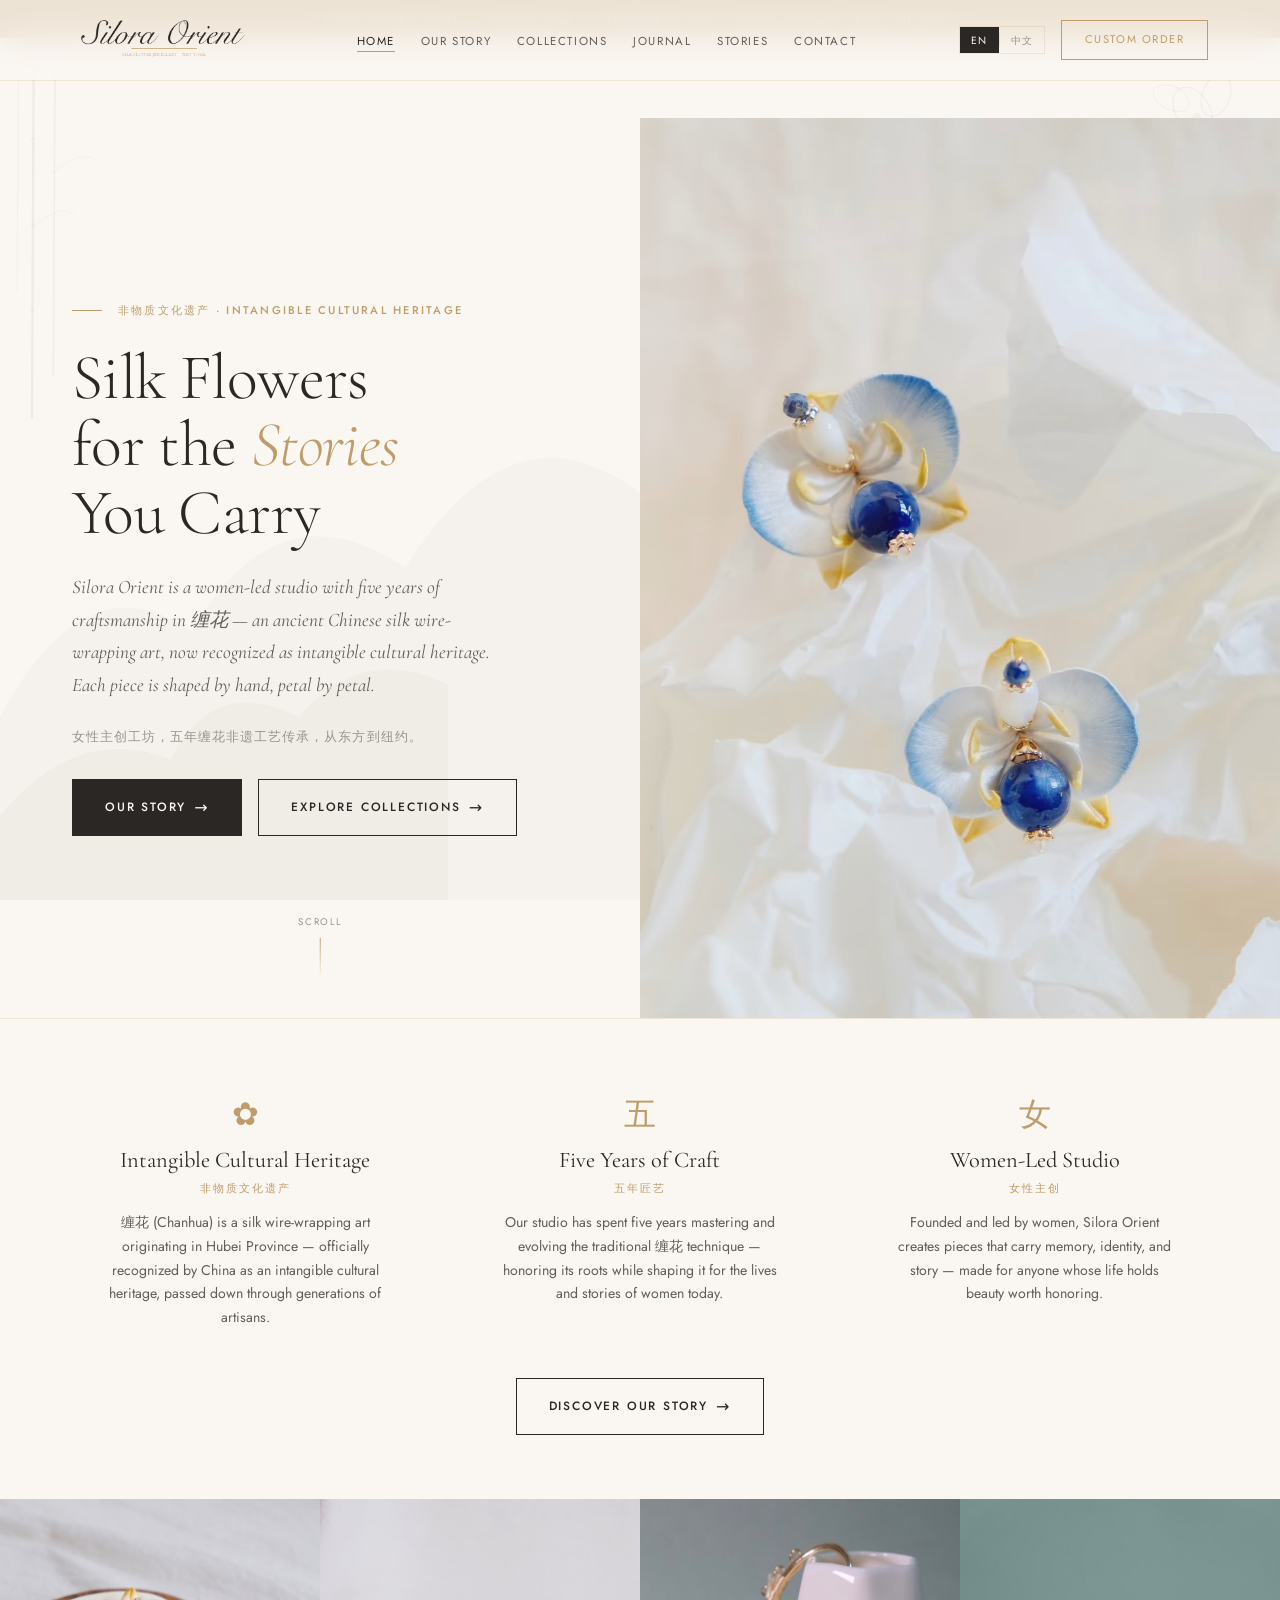
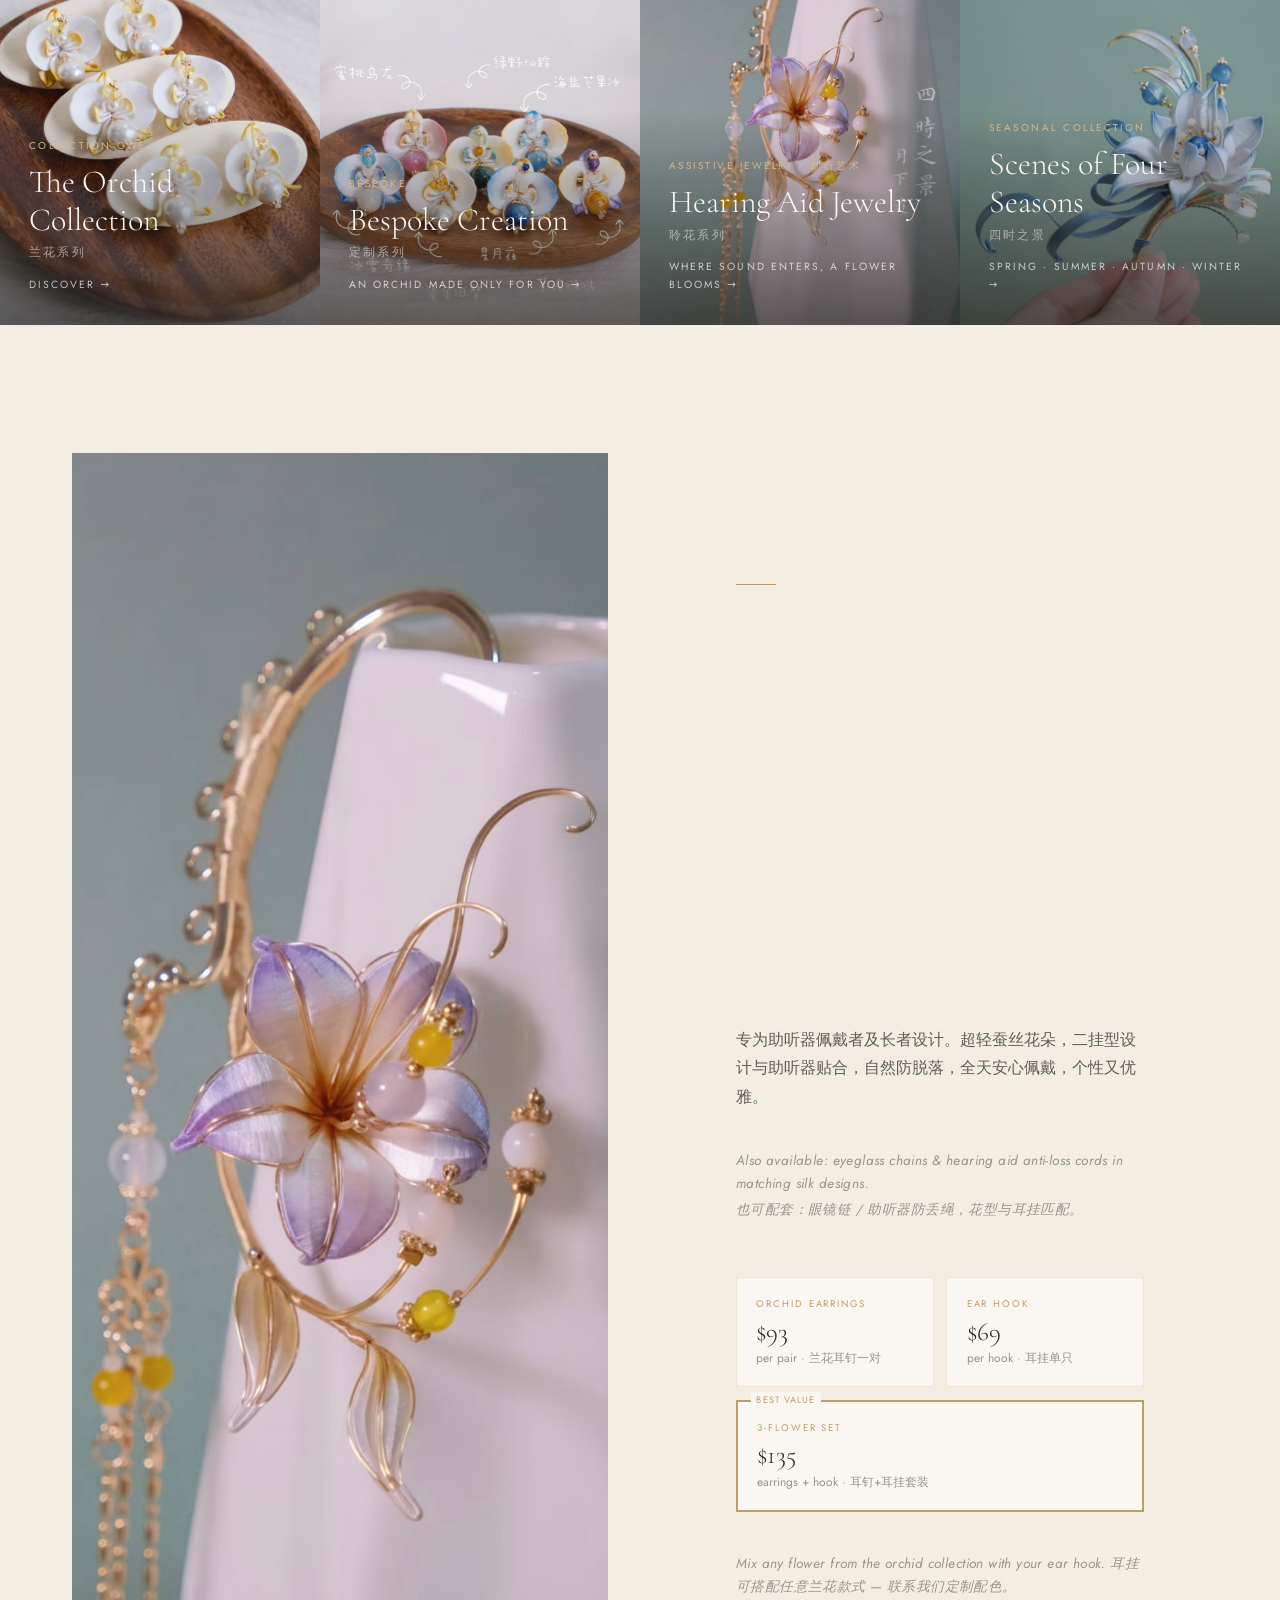
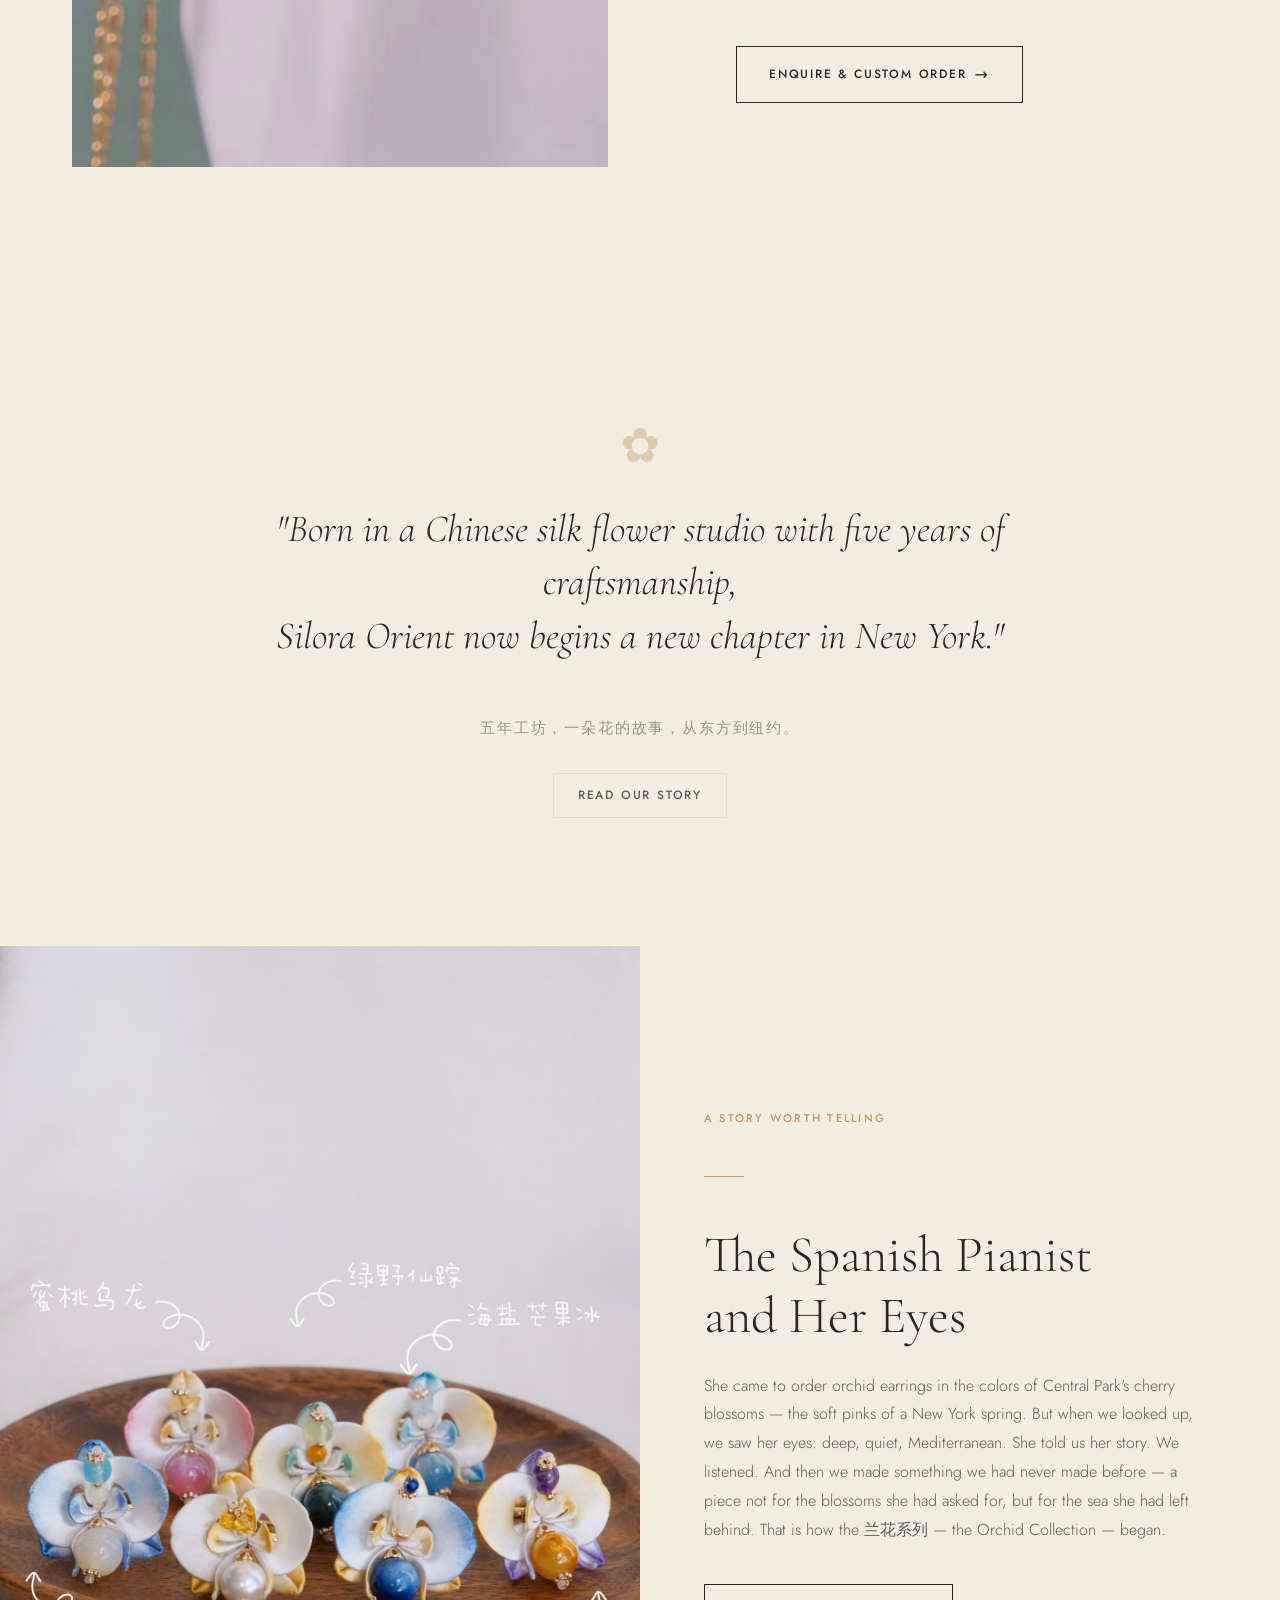
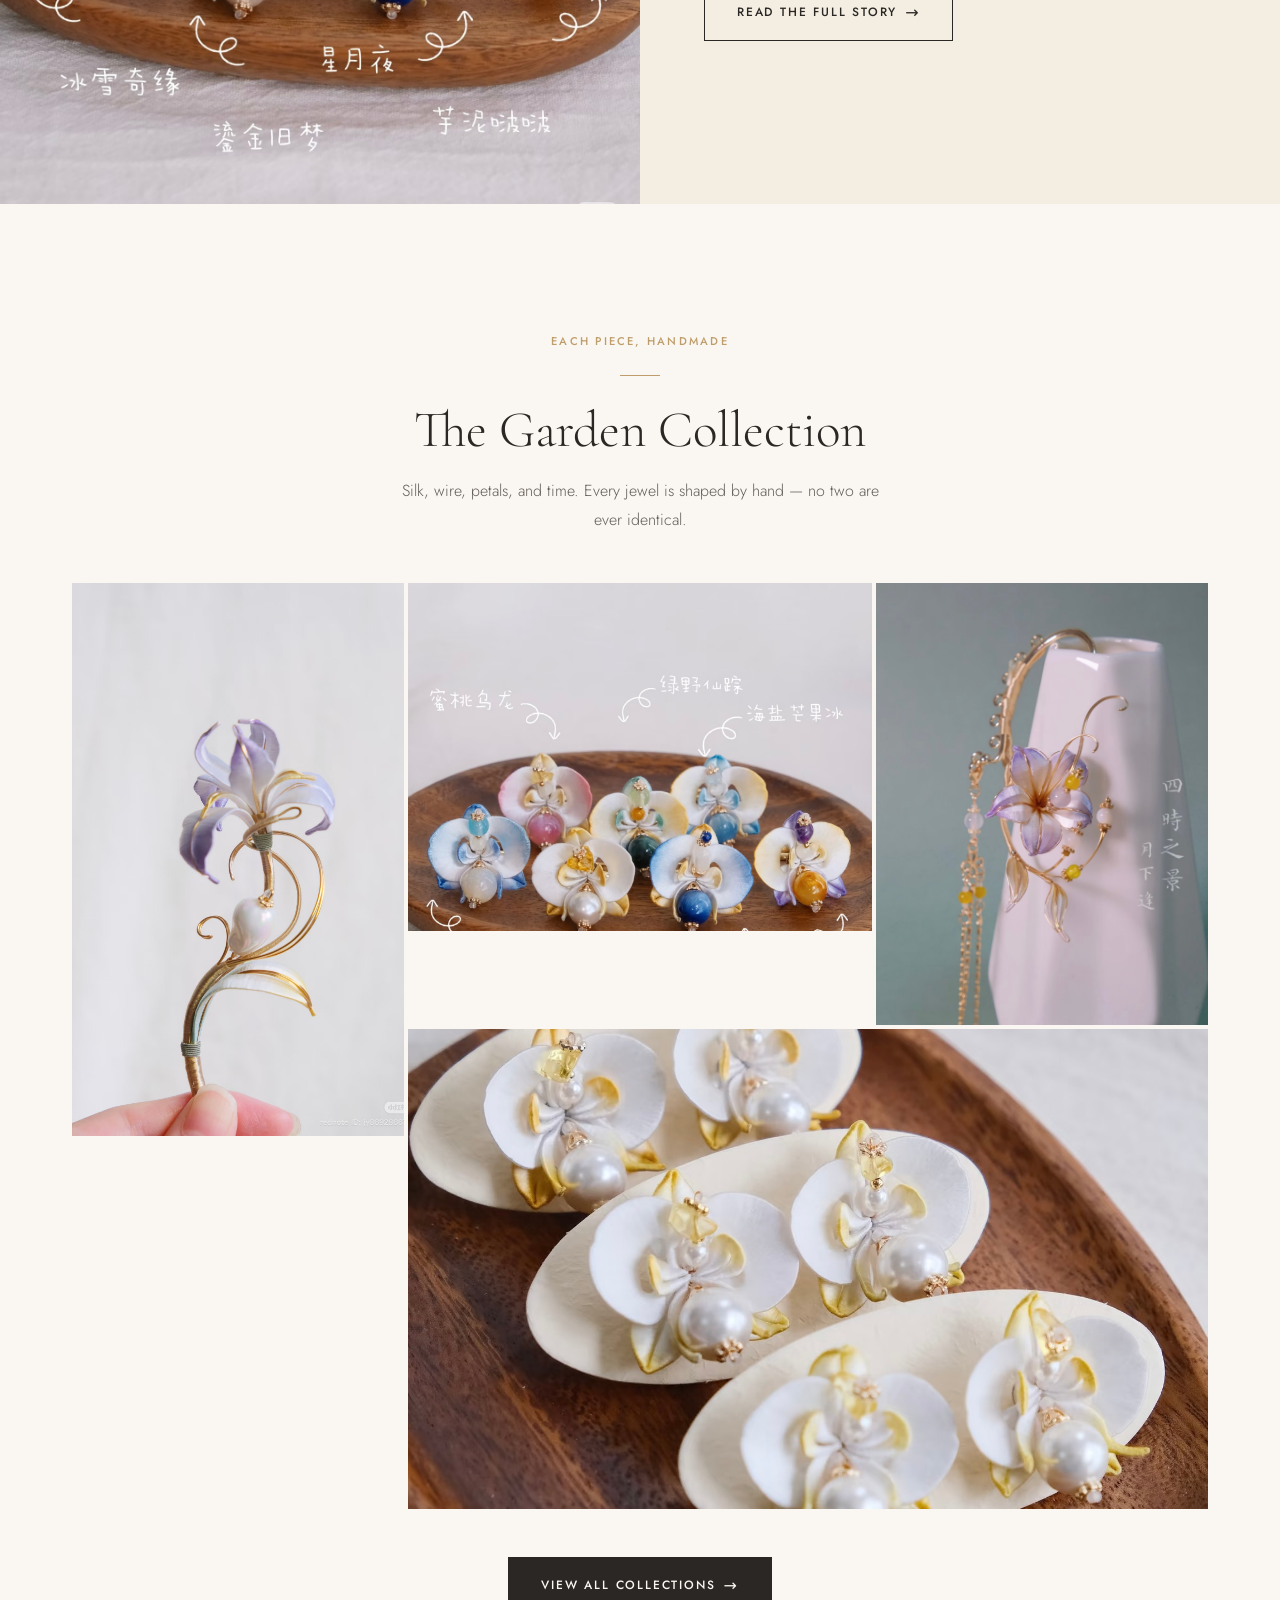
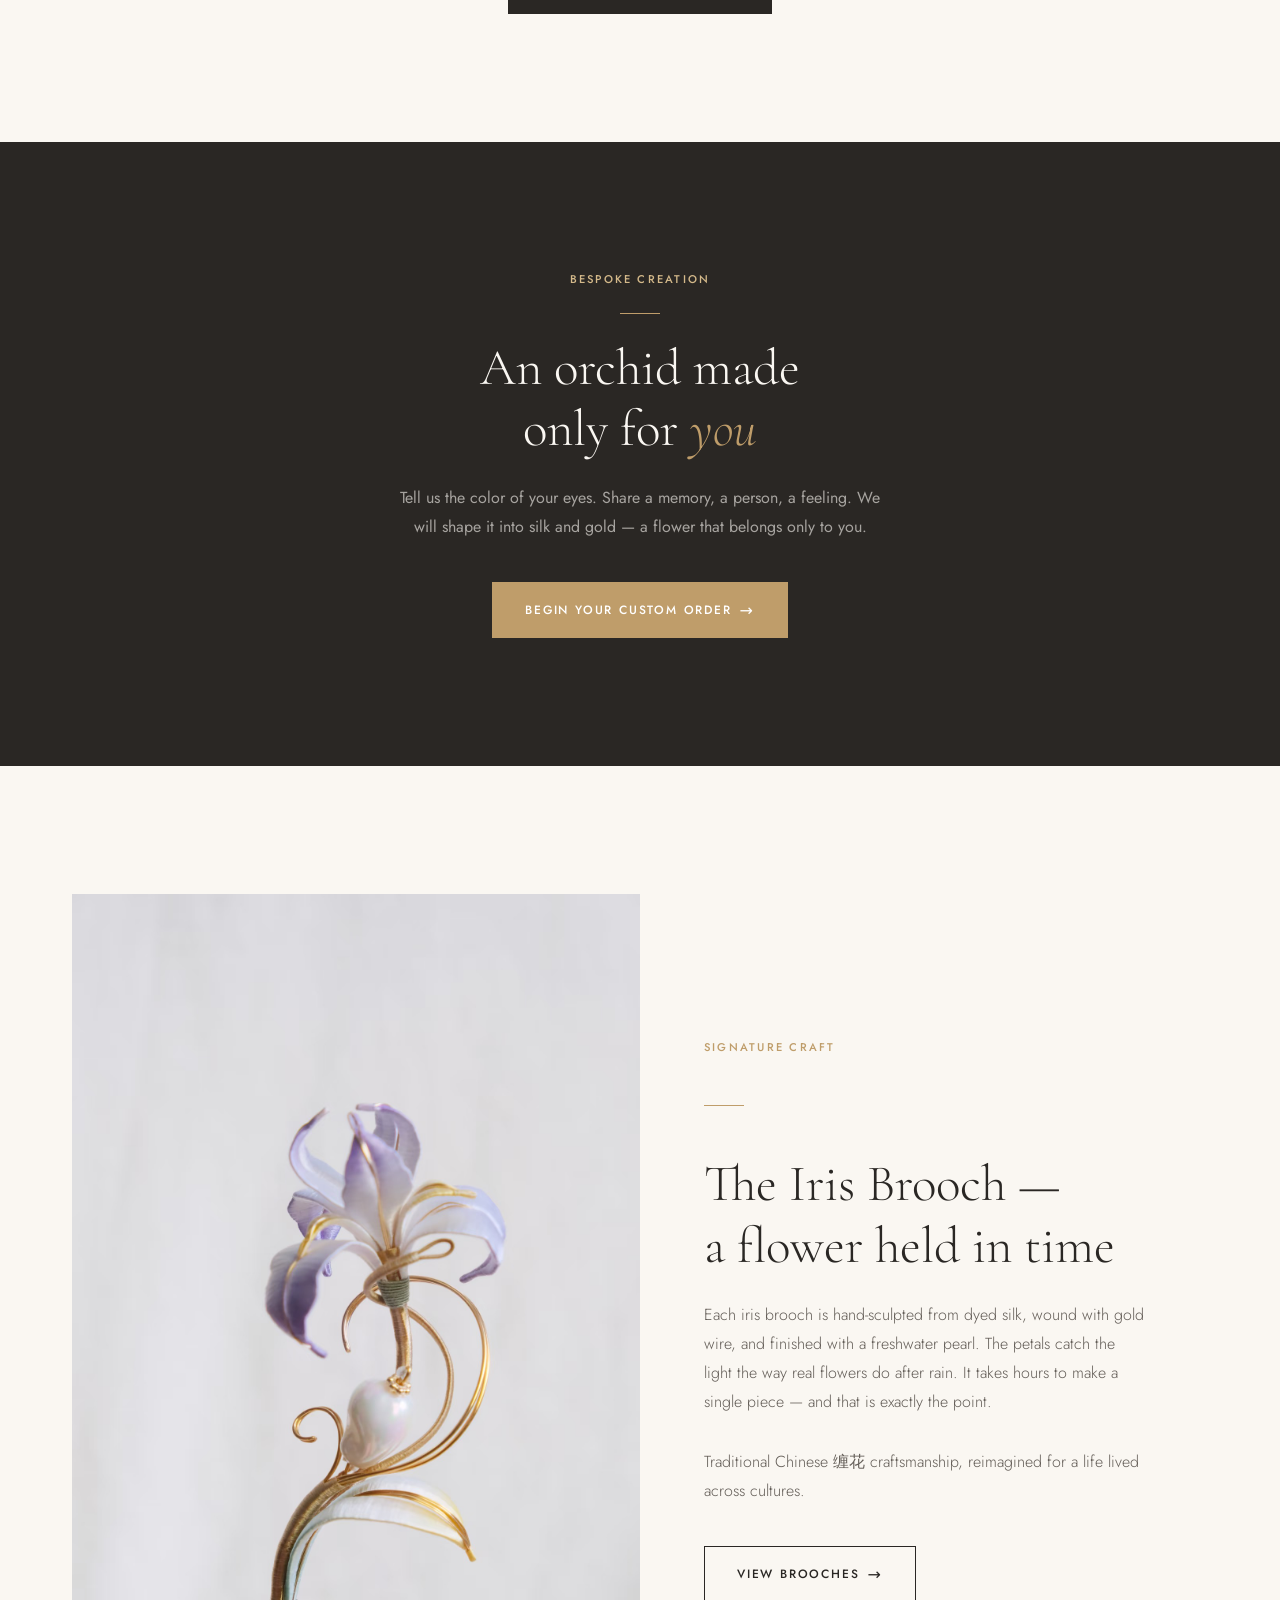
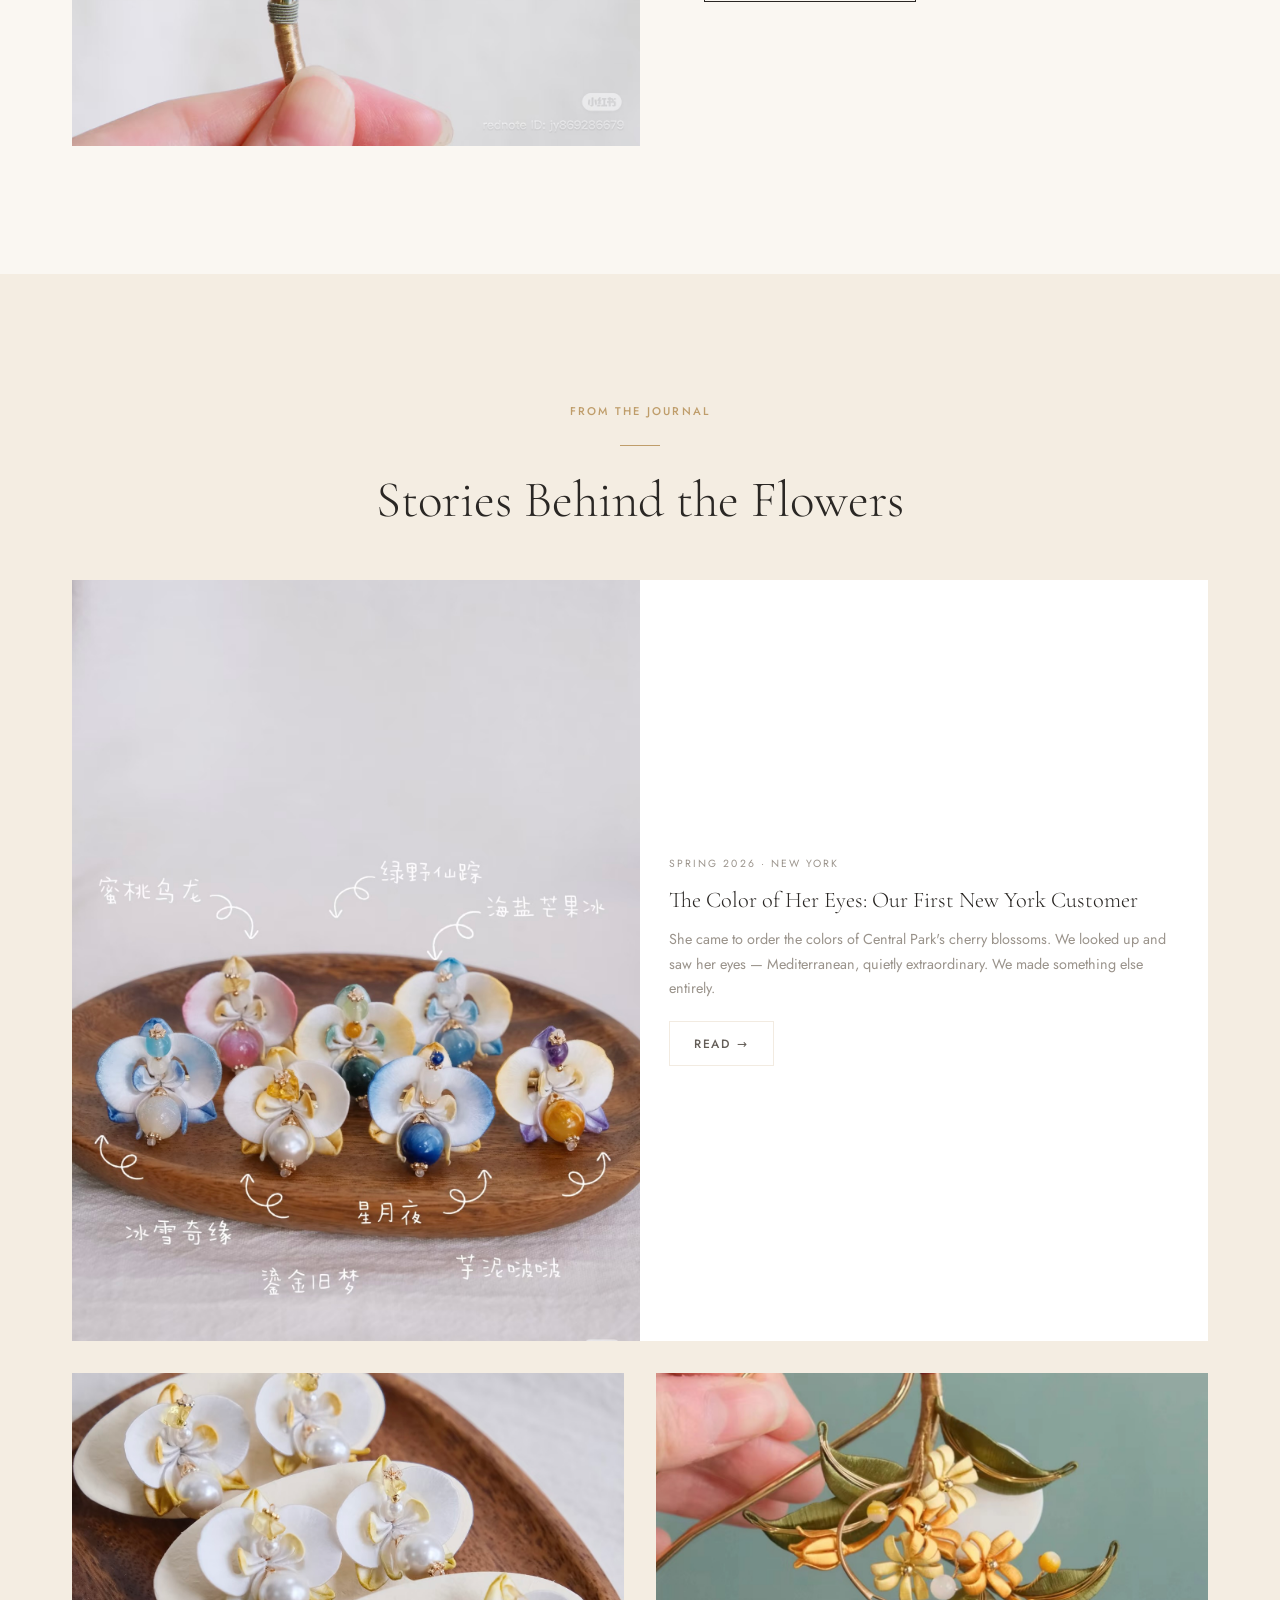
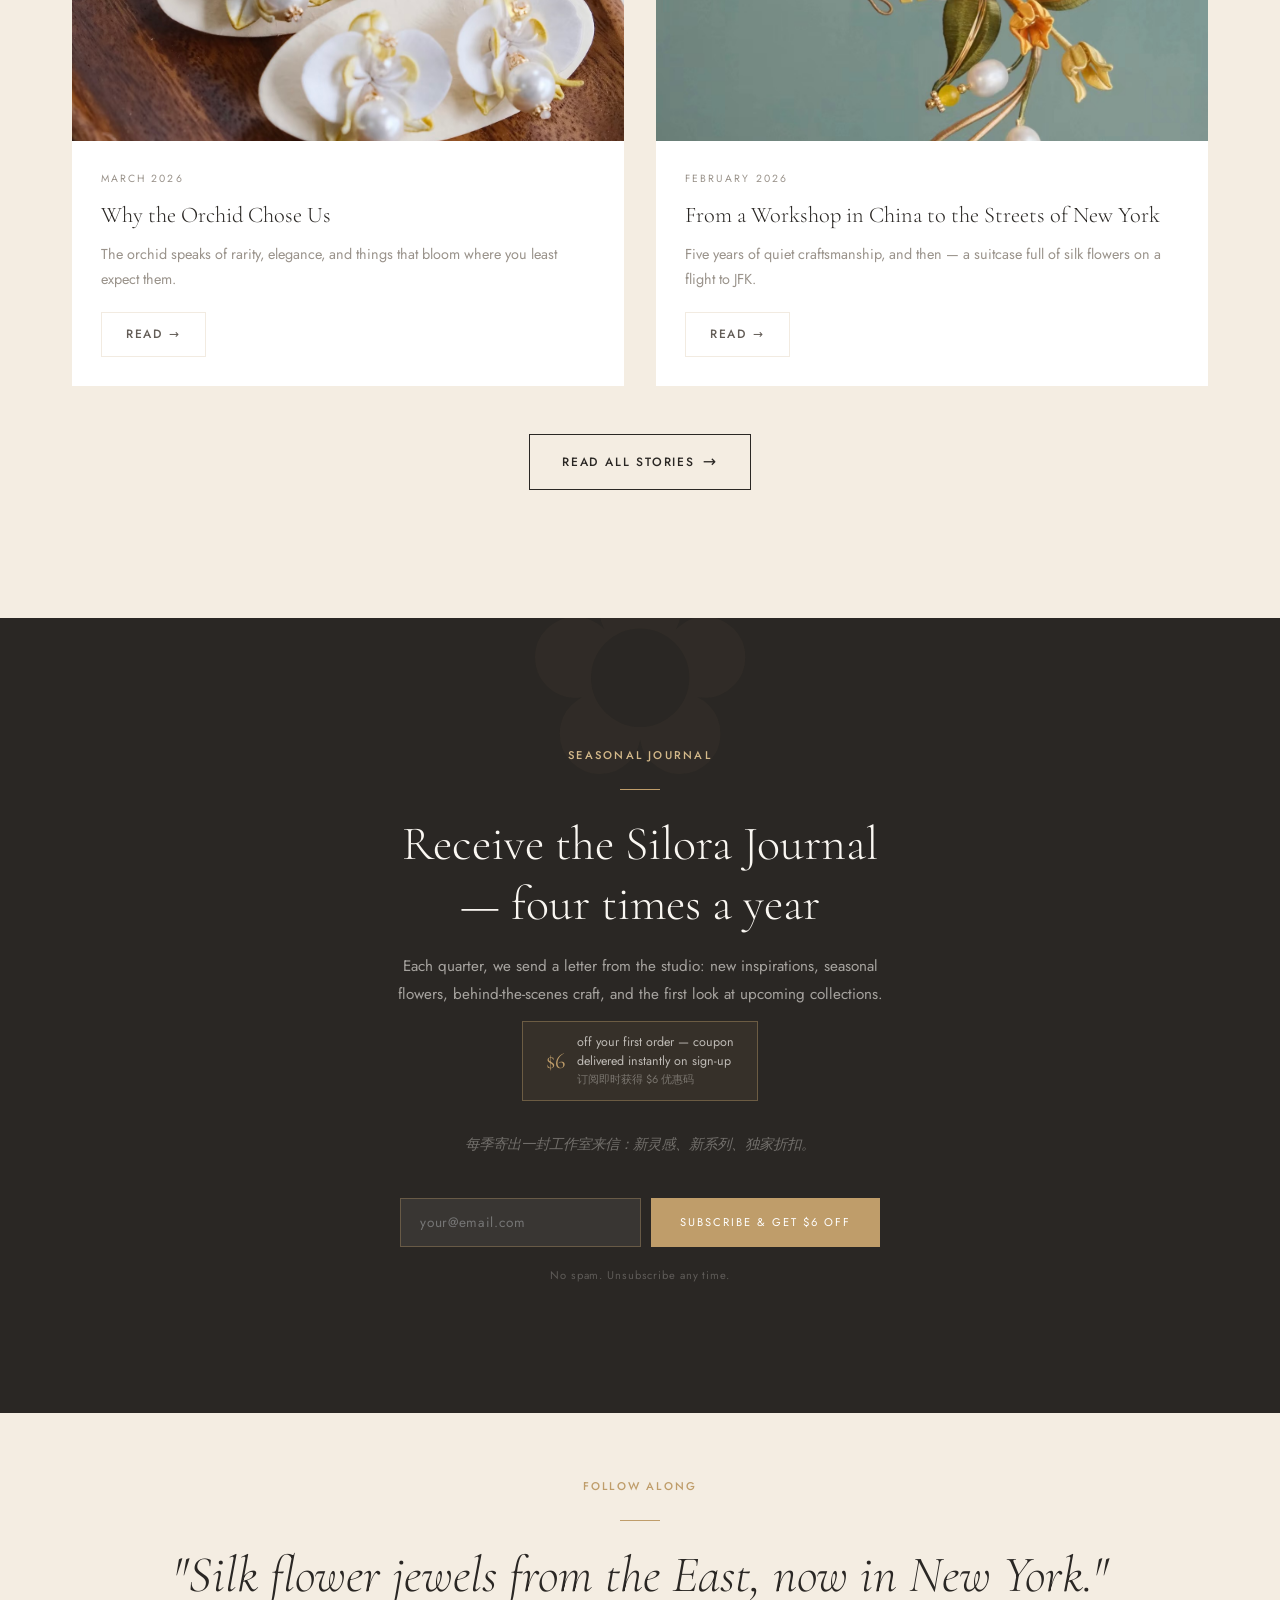
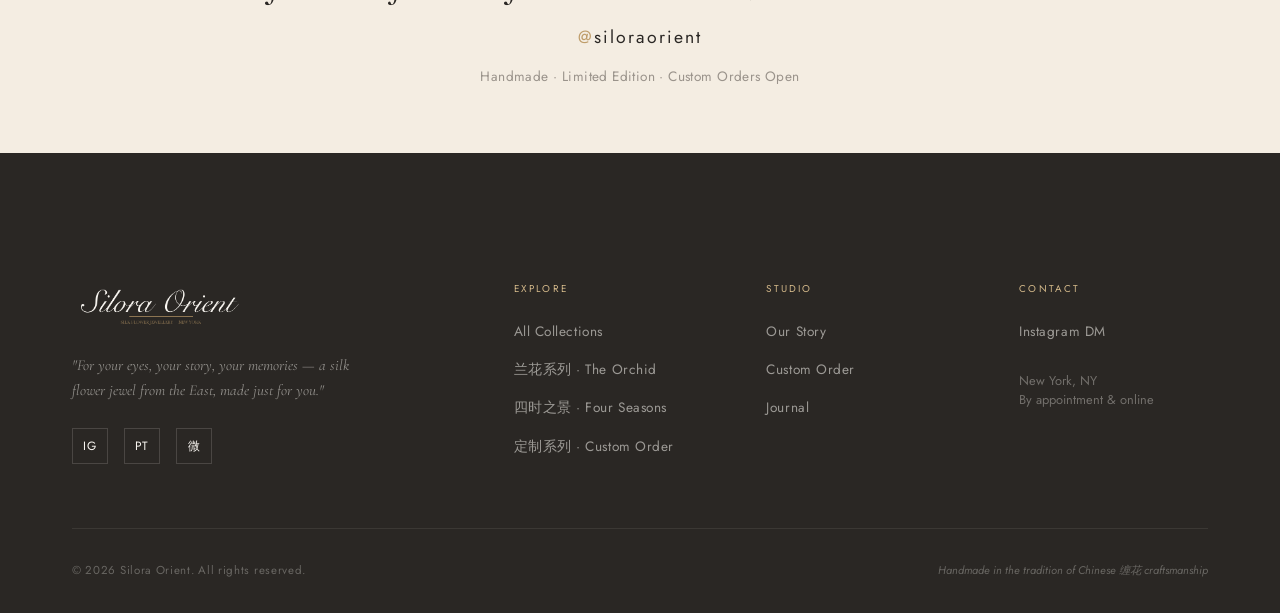
<file: index.html>
<!DOCTYPE html>
<html lang="en">
<head>
  <meta charset="UTF-8" />
  <meta name="viewport" content="width=device-width, initial-scale=1.0" />
  <link rel="icon" type="image/svg+xml" href="favicon.svg" />
  <link rel="icon" type="image/png" sizes="32x32" href="favicon-32x32.png" />
  <link rel="apple-touch-icon" sizes="180x180" href="apple-touch-icon.png" />
<title>Silora Orient — Silk Flower Jewels from the East</title>
  <meta name="description" content="Handmade silk flower jewelry inspired by Eastern aesthetics, memory, and personal stories. Now in New York." />
  <link rel="stylesheet" href="styles.css" />
  <!-- Google Analytics 4 — replace G-XXXXXXXXXX with real Measurement ID -->
  <script async src="https://www.googletagmanager.com/gtag/js?id=G-XXXXXXXXXX"></script>
  <script>
    window.dataLayer = window.dataLayer || [];
    function gtag(){dataLayer.push(arguments);}
    gtag('js', new Date());
    gtag('config', 'G-XXXXXXXXXX');
  </script>
  <style>
    /* ---- Hero image placeholder colors ---- */
    .hero-image { background: linear-gradient(160deg, #EDE8DC 0%, #D4C9B8 100%); }

    /* ---- Manifesto special layout ---- */
    .manifesto-inner {
      display: flex;
      flex-direction: column;
      align-items: center;
      gap: 2rem;
    }
    .manifesto-floral {
      font-family: 'Cormorant Garamond', serif;
      font-size: 3rem;
      color: var(--gold);
      opacity: 0.4;
      line-height: 1;
    }

    /* ---- Gallery mosaic ---- */
    .gallery-mosaic {
      display: grid;
      grid-template-columns: 1fr 1.4fr 1fr;
      grid-template-rows: auto;
      gap: 4px;
    }
    .gallery-mosaic .gm-a {
      grid-column: 1; grid-row: 1 / 3;
      aspect-ratio: 3/5;
    }
    .gallery-mosaic .gm-b {
      grid-column: 2; grid-row: 1;
      aspect-ratio: 4/3;
    }
    .gallery-mosaic .gm-c {
      grid-column: 3; grid-row: 1;
      aspect-ratio: 3/4;
    }
    .gallery-mosaic .gm-d {
      grid-column: 2 / 4; grid-row: 2;
      aspect-ratio: 5/3;
    }

    @media (max-width: 768px) {
      .gallery-mosaic {
        grid-template-columns: 1fr 1fr;
        grid-template-rows: auto;
      }
      .gallery-mosaic .gm-a,
      .gallery-mosaic .gm-b,
      .gallery-mosaic .gm-c,
      .gallery-mosaic .gm-d {
        grid-column: auto; grid-row: auto; aspect-ratio: 1/1;
      }
    }

    /* ---- Instagram teaser ---- */
    .insta-strip {
      background: var(--cream);
      padding: 4rem var(--space-md);
      text-align: center;
    }
    .insta-handle {
      font-family: var(--font-sans);
      font-size: 1.1rem;
      letter-spacing: 0.12em;
      color: var(--text-dark);
      margin-top: 1rem;
    }
    .insta-handle span { color: var(--gold); }

    /* ---- NY Launch banner ---- */
    .launch-banner {
      background: var(--gold);
      color: var(--white);
      text-align: center;
      padding: 0.6rem;
      font-size: 0.7rem;
      letter-spacing: 0.2em;
      text-transform: uppercase;
      font-family: var(--font-sans);
    }

    /* ---- Teaser image placeholder backgrounds ---- */
    .teaser-eye    { background: linear-gradient(135deg, #D4C0C0 0%, #E8D0C8 100%); }
    .teaser-orchid { background: linear-gradient(135deg, #E8E4F0 0%, #C8B8D4 100%); }
    .teaser-memory { background: linear-gradient(135deg, #D8E4D0 0%, #C4CEBC 100%); }

    /* ---- Heritage pillars strip ---- */
    .heritage-strip {
      background: var(--ivory);
      padding: 5rem 0 4rem;
      border-top: 1px solid var(--border);
    }
    .heritage-pillars {
      display: grid;
      grid-template-columns: repeat(3, 1fr);
      gap: 3rem;
      margin-bottom: 0;
    }
    .heritage-pillar {
      text-align: center;
      padding: 0 1rem;
    }
    .heritage-icon {
      font-family: var(--font-serif);
      font-size: 2rem;
      color: var(--gold);
      margin-bottom: 1rem;
      line-height: 1;
    }
    .heritage-pillar-title {
      font-family: var(--font-serif);
      font-size: clamp(1.1rem, 2vw, 1.4rem);
      font-weight: 400;
      color: var(--text-dark);
      margin-bottom: 0.3rem;
      line-height: 1.2;
    }
    .heritage-pillar-zh {
      font-size: 0.7rem;
      letter-spacing: 0.18em;
      color: var(--gold);
      text-transform: uppercase;
      margin-bottom: 0.8rem;
    }
    .heritage-pillar-text {
      font-size: 0.88rem;
      color: var(--text-mid);
      line-height: 1.7;
      max-width: 280px;
      margin: 0 auto;
    }
    @media (max-width: 768px) {
      .heritage-pillars {
        grid-template-columns: 1fr;
        gap: 2.5rem;
      }
      .heritage-pillar { padding: 0; }
    }

    /* ---- Collections: English-first label ---- */
    .teaser-en-title {
      font-family: var(--font-serif);
      font-size: clamp(1.4rem, 2.5vw, 2rem);
      font-weight: 300;
      line-height: 1.2;
      color: var(--ivory);
      margin-bottom: 0.25rem;
    }
    .teaser-zh-sub {
      font-size: 0.72rem;
      letter-spacing: 0.2em;
      color: rgba(250,247,242,0.55);
      display: block;
      margin-bottom: 0.8rem;
    }
    @media (max-width: 640px) {
      .teaser-card { min-height: 420px; }
    }
  </style>
</head>
<body>

<!-- Launch Banner -->
<div class="launch-banner">
  Now in New York — Spring 2026 &nbsp;·&nbsp; Handmade silk flower jewelry from the East
</div>

<!-- Navigation -->
<nav class="nav" id="nav">
  <div class="nav-inner">
    <a href="index.html" class="nav-logo"><img src="images/silora-logo.png" alt="Silora Orient" /></a>
    <ul class="nav-links">
      <li><a href="index.html"            class="nav-link active" data-i18n="nav.home">Home</a></li>
      <li><a href="about.html"            class="nav-link" data-i18n="nav.our_story">Our Story</a></li>
      <li><a href="other-collections.html" class="nav-link" data-i18n="nav.collections">Collections</a></li>
      <li><a href="journal.html"          class="nav-link" data-i18n="nav.journal">Journal</a></li>
      <li><a href="stories.html"          class="nav-link" data-i18n="nav.stories">Stories</a></li>
      <li><a href="contact.html"          class="nav-link" data-i18n="nav.contact">Contact</a></li>
    </ul>
    <div style="display:flex; align-items:center; gap:1rem;">
      <div class="lang-switch" id="langSwitch">
        <button class="lang-btn active" data-lang="en">EN</button>
        <div class="lang-divider-line"></div>
        <button class="lang-btn" data-lang="zh">中文</button>
      </div>
      <a href="custom.html" class="nav-cta" data-i18n="nav.custom_order">Custom Order</a>
    </div>
    <button class="nav-hamburger" id="hamburger" aria-label="Menu">
      <span></span><span></span><span></span>
    </button>
  </div>
</nav>

<!-- Mobile Menu -->
<div class="mobile-menu" id="mobileMenu">
  <a href="index.html"            class="nav-link" data-i18n="nav.home">Home</a>
  <a href="about.html"            class="nav-link" data-i18n="nav.our_story">Our Story</a>
  <a href="other-collections.html" class="nav-link" data-i18n="nav.collections">Collections</a>
  <a href="journal.html"          class="nav-link" data-i18n="nav.journal">Journal</a>
  <a href="stories.html"          class="nav-link" data-i18n="nav.stories">Stories</a>
  <a href="contact.html"          class="nav-link" data-i18n="nav.contact">Contact</a>
  <a href="custom.html" class="btn btn-gold" style="margin-top:1rem;" data-i18n="nav.custom_order">Custom Order</a>
</div>

<!-- ============================================================ HERO -->
<section class="hero">
  <div class="hero-content">
    <div class="hero-eyebrow">
      <span class="t-label">非物质文化遗产 · Intangible Cultural Heritage</span>
    </div>
    <h1 class="hero-title reveal">
      Silk Flowers<br>for the <em>Stories</em><br>You Carry
    </h1>
    <p class="hero-tagline reveal reveal-delay-1">
      Silora Orient is a women-led studio with five years of craftsmanship in 缠花 — an ancient Chinese silk wire-wrapping art, now recognized as intangible cultural heritage. Each piece is shaped by hand, petal by petal.
    </p>
    <p class="hero-chinese reveal reveal-delay-2">
      女性主创工坊，五年缠花非遗工艺传承，从东方到纽约。
    </p>
    <div class="hero-actions reveal reveal-delay-3">
      <a href="about.html" class="btn btn-primary btn-arrow">Our Story</a>
      <a href="other-collections.html" class="btn btn-outline btn-arrow">Explore Collections</a>
    </div>
  </div>

  <div class="hero-image">
    <img src="images/blue%20orchid.jpg" alt="Blue silk orchid earrings — Silora Orient signature piece" />
  </div>

  <div class="hero-scroll" style="left:25%;">
    <span>Scroll</span>
    <div class="hero-scroll-line"></div>
  </div>
</section>

<!-- ============================================================ HERITAGE PILLARS -->
<section class="heritage-strip">
  <div class="container">
    <div class="heritage-pillars">

      <div class="heritage-pillar reveal">
        <div class="heritage-icon">✿</div>
        <h3 class="heritage-pillar-title">Intangible Cultural Heritage</h3>
        <p class="heritage-pillar-zh">非物质文化遗产</p>
        <p class="heritage-pillar-text">缠花 (Chanhua) is a silk wire-wrapping art originating in Hubei Province — officially recognized by China as an intangible cultural heritage, passed down through generations of artisans.</p>
      </div>

      <div class="heritage-pillar reveal reveal-delay-1">
        <div class="heritage-icon">五</div>
        <h3 class="heritage-pillar-title">Five Years of Craft</h3>
        <p class="heritage-pillar-zh">五年匠艺</p>
        <p class="heritage-pillar-text">Our studio has spent five years mastering and evolving the traditional 缠花 technique — honoring its roots while shaping it for the lives and stories of women today.</p>
      </div>

      <div class="heritage-pillar reveal reveal-delay-2">
        <div class="heritage-icon">女</div>
        <h3 class="heritage-pillar-title">Women-Led Studio</h3>
        <p class="heritage-pillar-zh">女性主创</p>
        <p class="heritage-pillar-text">Founded and led by women, Silora Orient creates pieces that carry memory, identity, and story — made for anyone whose life holds beauty worth honoring.</p>
      </div>

    </div>
    <div style="text-align:center; margin-top:3rem;">
      <a href="about.html" class="btn btn-outline btn-arrow reveal">Discover Our Story</a>
    </div>
  </div>
</section>

<!-- ============================================================ FEATURED COLLECTIONS -->
<section class="collections-teasers">

  <!-- 1. The Orchid -->
  <div class="teaser-card">
    <div class="teaser-eye" style="height:100%; min-height:420px;">
      <img src="images/white-orchid-earrings.jpg" alt="The Orchid Collection — silk flower earrings" />
    </div>
    <div class="teaser-overlay">
      <span class="teaser-label">Collection One</span>
      <h2 class="teaser-en-title">The Orchid Collection</h2>
      <span class="teaser-zh-sub">兰花系列</span>
      <a href="other-collections.html" class="teaser-link">Discover →</a>
    </div>
  </div>

  <!-- 2. Bespoke -->
  <div class="teaser-card">
    <div class="teaser-orchid" style="height:100%; min-height:420px;">
      <img src="images/orchid-collection.jpg" alt="Bespoke silk orchid jewelry — custom order" />
    </div>
    <div class="teaser-overlay">
      <span class="teaser-label">Bespoke</span>
      <h2 class="teaser-en-title">Bespoke Creation</h2>
      <span class="teaser-zh-sub">定制系列</span>
      <a href="custom.html" class="teaser-link">An orchid made only for you →</a>
    </div>
  </div>

  <!-- 3. Hearing Aid — 聆花系列 -->
  <div class="teaser-card">
    <div style="height:100%; min-height:420px; background: linear-gradient(160deg, #C8D4C0 0%, #8FA898 100%);">
      <img src="images/lily-moonlight.jpg" alt="Hearing aid silk flower jewelry — worn behind the ear" style="object-position: center top;" />
    </div>
    <div class="teaser-overlay">
      <span class="teaser-label">Assistive Jewelry · 助听艺术</span>
      <h2 class="teaser-en-title">Hearing Aid Jewelry</h2>
      <span class="teaser-zh-sub">聆花系列</span>
      <a href="other-collections.html" class="teaser-link">Where sound enters, a flower blooms →</a>
    </div>
  </div>

  <!-- 4. Four Seasons -->
  <div class="teaser-card">
    <div class="teaser-memory" style="height:100%; min-height:420px;">
      <img src="images/lotus-rising.jpg" alt="Scenes of the Four Seasons — lotus in summer" />
    </div>
    <div class="teaser-overlay">
      <span class="teaser-label">Seasonal Collection</span>
      <h2 class="teaser-en-title">Scenes of Four Seasons</h2>
      <span class="teaser-zh-sub">四时之景</span>
      <a href="other-collections.html" class="teaser-link">Spring · Summer · Autumn · Winter →</a>
    </div>
  </div>

</section>

<!-- ============================================================ HEARING AID EDITORIAL -->
<section style="background: var(--cream); padding: var(--space-xl) 0;">
  <div class="container">
    <div class="feature-block" style="gap: var(--space-lg);">

      <div class="feature-image" style="background: linear-gradient(160deg, #C8D4C0 0%, #8FA898 100%);">
        <img src="images/lily-moonlight.jpg" alt="Lily in Moonlight — dual hook design for hearing aid wearers" style="object-position: center top;" />
      </div>

      <div class="feature-content">
        <p class="t-label reveal">聆花系列 · Hearing Aid Jewelry</p>
        <div class="divider divider-left"></div>
        <h2 class="t-headline reveal reveal-delay-1">
          Where Sound Enters,<br>a <em>Flower</em> Blooms
        </h2>
        <p class="t-body reveal reveal-delay-2" style="margin-top:0.5rem;">
          Designed for hearing aid wearers, the elderly, and anyone who loves ear-hook jewelry. Featherlight silk flowers shaped to rest gently behind the ear — the dual hook loops naturally around your hearing aid, keeping your flower secure all day without clips or adhesives.
        </p>
        <p class="t-body reveal reveal-delay-2" style="margin-top:0.5rem; color:var(--text-mid);">
          专为助听器佩戴者及长者设计。超轻蚕丝花朵，二挂型设计与助听器贴合，自然防脱落，全天安心佩戴，个性又优雅。
        </p>
        <p class="t-small reveal reveal-delay-3" style="margin-top:0.8rem; color:var(--text-light); font-style:italic;">
          Also available: eyeglass chains &amp; hearing aid anti-loss cords in matching silk designs.
          <span style="display:block;margin-top:0.2rem;">也可配套：眼镜链 / 助听器防丢绳，花型与耳挂匹配。</span>
        </p>

        <!-- Pricing cards -->
        <div class="reveal reveal-delay-3" style="margin-top:2rem; display:flex; flex-wrap:wrap; gap:0.8rem;">
          <div style="flex:1; min-width:130px; border:1px solid var(--border); padding:1.1rem 1.2rem; background:var(--ivory);">
            <p style="font-size:0.6rem;letter-spacing:0.2em;text-transform:uppercase;color:var(--gold);margin-bottom:0.4rem;">Orchid Earrings</p>
            <p style="font-family:var(--font-serif);font-size:1.6rem;font-weight:300;line-height:1;">$93</p>
            <p style="font-size:0.75rem;color:var(--text-light);margin-top:0.25rem;">per pair · 兰花耳钉一对</p>
          </div>
          <div style="flex:1; min-width:130px; border:1px solid var(--border); padding:1.1rem 1.2rem; background:var(--ivory);">
            <p style="font-size:0.6rem;letter-spacing:0.2em;text-transform:uppercase;color:var(--gold);margin-bottom:0.4rem;">Ear Hook</p>
            <p style="font-family:var(--font-serif);font-size:1.6rem;font-weight:300;line-height:1;">$69</p>
            <p style="font-size:0.75rem;color:var(--text-light);margin-top:0.25rem;">per hook · 耳挂单只</p>
          </div>
          <div style="flex:1; min-width:130px; border:2px solid var(--gold); padding:1.1rem 1.2rem; background:var(--ivory); position:relative;">
            <span style="position:absolute;top:-0.65rem;left:0.8rem;font-size:0.58rem;letter-spacing:0.12em;text-transform:uppercase;background:var(--ivory);padding:0 0.35rem;color:var(--gold);">Best Value</span>
            <p style="font-size:0.6rem;letter-spacing:0.2em;text-transform:uppercase;color:var(--gold);margin-bottom:0.4rem;">3-Flower Set</p>
            <p style="font-family:var(--font-serif);font-size:1.6rem;font-weight:300;line-height:1;">$135</p>
            <p style="font-size:0.75rem;color:var(--text-light);margin-top:0.25rem;">earrings + hook · 耳钉+耳挂套装</p>
          </div>
        </div>

        <p class="t-small reveal reveal-delay-4" style="margin-top:1rem; color:var(--text-light); font-style:italic;">
          Mix any flower from the orchid collection with your ear hook.
          耳挂可搭配任意兰花款式 — 联系我们定制配色。
        </p>
        <a href="contact.html" class="btn btn-outline btn-arrow reveal reveal-delay-4" style="width:fit-content; margin-top:1.5rem;">
          Enquire &amp; Custom Order
        </a>
      </div>

    </div>
  </div>
</section>

<!-- ============================================================ MANIFESTO -->
<div class="manifesto">
  <div class="manifesto-inner">
    <div class="manifesto-floral">✿</div>
    <blockquote class="manifesto-quote reveal">
      "Born in a Chinese silk flower studio with five years of craftsmanship,<br>
      Silora Orient now begins a new chapter in New York."
    </blockquote>
    <p class="manifesto-quote-zh reveal reveal-delay-1">
      五年工坊，一朵花的故事，从东方到纽约。
    </p>
    <a href="about.html" class="btn btn-ghost reveal reveal-delay-2">Read Our Story</a>
  </div>
</div>

<!-- ============================================================ STORY STRIP: First Customer -->
<div class="story-strip">
  <div class="story-strip-image">
    <img src="images/orchid-collection.jpg" alt="The first customer's silk flower earrings — blue and pink orchids inspired by her eyes" />
  </div>
  <div class="story-strip-content">
    <p class="t-label reveal">A Story Worth Telling</p>
    <div class="divider divider-left"></div>
    <h2 class="t-headline reveal reveal-delay-1">
      The Spanish Pianist<br>and Her Eyes
    </h2>
    <p class="t-body reveal reveal-delay-2">
      She came to order orchid earrings in the colors of Central Park's cherry blossoms — the soft pinks of a New York spring. But when we looked up, we saw her eyes: deep, quiet, Mediterranean. She told us her story. We listened. And then we made something we had never made before — a piece not for the blossoms she had asked for, but for the sea she had left behind. That is how the 兰花系列 — the Orchid Collection — began.
    </p>
    <div class="reveal reveal-delay-3">
      <a href="about.html#first-customer" class="btn btn-outline btn-arrow" style="margin-top:1rem;">Read the Full Story</a>
    </div>
  </div>
</div>

<!-- ============================================================ GALLERY MOSAIC -->
<section style="background: var(--ivory); padding: var(--space-xl) 0;">
  <div class="container">
    <div style="text-align:center; margin-bottom: 3rem;">
      <p class="t-label reveal">Each Piece, Handmade</p>
      <div class="divider"></div>
      <h2 class="t-headline reveal reveal-delay-1">The Garden Collection</h2>
      <p class="t-body reveal reveal-delay-2" style="max-width:480px; margin: 1rem auto 0;">
        Silk, wire, petals, and time. Every jewel is shaped by hand — no two are ever identical.
      </p>
    </div>

    <div class="gallery-mosaic">
      <div class="gm-a gallery-item img-bg-iris">
        <img src="images/iris-brooch.jpg" alt="Purple iris silk brooch with pearl and gold wire" />
      </div>
      <div class="gm-b gallery-item img-bg-orchid">
        <img src="images/orchid-collection.jpg" alt="Orchid earrings collection — multiple color stories" />
      </div>
      <div class="gm-c gallery-item img-bg-pearl">
        <img src="images/lily-moonlight.jpg" alt="Lily in Moonlight — spring series silk flower jewelry" />
      </div>
      <div class="gm-d gallery-item img-bg-pearl">
        <img src="images/white-orchid-earrings.jpg" alt="White orchid pearl earrings — signature collection" />
      </div>
    </div>

    <div style="text-align:center; margin-top: 3rem;">
      <a href="other-collections.html" class="btn btn-primary btn-arrow reveal">View All Collections</a>
    </div>
  </div>
</section>

<!-- ============================================================ CUSTOM ORDER TEASER -->
<section style="background: var(--text-dark); padding: var(--space-xl) 0; text-align: center;">
  <div class="container">
    <p class="t-label" style="color: var(--gold-light);" class="reveal">Bespoke Creation</p>
    <div class="divider"></div>
    <h2 style="font-family: var(--font-serif); font-size: clamp(2rem, 4vw, 3.5rem); font-weight: 300; color: var(--ivory); line-height: 1.2; margin-bottom: 1.5rem;" class="reveal">
      An orchid made<br>only for <em style="color: var(--gold); font-style: italic;">you</em>
    </h2>
    <p style="max-width: 480px; margin: 0 auto 2.5rem; font-size: 1rem; color: rgba(250,247,242,0.6); line-height: 1.8;" class="reveal">
      Tell us the color of your eyes. Share a memory, a person, a feeling. We will shape it into silk and gold — a flower that belongs only to you.
    </p>
    <a href="custom.html" class="btn btn-gold btn-arrow reveal">Begin Your Custom Order</a>
  </div>
</section>

<!-- ============================================================ IRIS BROOCH FEATURE -->
<section style="padding: var(--space-xl) 0; background: var(--ivory);">
  <div class="container">
    <div class="feature-block">
      <div class="feature-image img-bg-iris">
        <img src="images/iris-brooch.jpg" alt="Handmade purple iris brooch — silk petals, pearl, gold wire" style="object-position: center top;" />
      </div>
      <div class="feature-content">
        <p class="t-label reveal">Signature Craft</p>
        <div class="divider divider-left"></div>
        <h2 class="t-headline reveal reveal-delay-1">
          The Iris Brooch —<br>a flower held in time
        </h2>
        <p class="t-body reveal reveal-delay-2">
          Each iris brooch is hand-sculpted from dyed silk, wound with gold wire, and finished with a freshwater pearl. The petals catch the light the way real flowers do after rain. It takes hours to make a single piece — and that is exactly the point.
        </p>
        <p class="t-body reveal reveal-delay-3" style="margin-top: 0.5rem;">
          Traditional Chinese 缠花 craftsmanship, reimagined for a life lived across cultures.
        </p>
        <a href="collections.html" class="btn btn-outline btn-arrow reveal reveal-delay-4" style="width: fit-content; margin-top: 1rem;">View Brooches</a>
      </div>
    </div>
  </div>
</section>

<!-- ============================================================ JOURNAL PREVIEW -->
<section style="background: var(--cream); padding: var(--space-xl) 0;">
  <div class="container">
    <div style="text-align: center; margin-bottom: 3rem;">
      <p class="t-label reveal">From the Journal</p>
      <div class="divider"></div>
      <h2 class="t-headline reveal reveal-delay-1">Stories Behind the Flowers</h2>
    </div>

    <div class="journal-grid">
      <div class="journal-card featured reveal">
        <div class="journal-card-image">
          <img src="images/orchid-collection.jpg" alt="The story of the first customer and eye color jewelry" />
        </div>
        <div class="journal-card-body">
          <span class="journal-date">Spring 2026 · New York</span>
          <h3 class="journal-title">The Color of Her Eyes: Our First New York Customer</h3>
          <p class="journal-excerpt">
            She came to order the colors of Central Park's cherry blossoms. We looked up and saw her eyes — Mediterranean, quietly extraordinary. We made something else entirely.
          </p>
          <a href="journal.html" class="btn btn-ghost" style="width: fit-content; margin-top: 0.5rem;">Read →</a>
        </div>
      </div>

      <div class="journal-card reveal reveal-delay-1">
        <div class="journal-card-image img-bg-iris">
          <img src="images/white-orchid-earrings.jpg" alt="Why orchids became the symbol of Silora Orient" />
        </div>
        <div class="journal-card-body">
          <span class="journal-date">March 2026</span>
          <h3 class="journal-title">Why the Orchid Chose Us</h3>
          <p class="journal-excerpt">The orchid speaks of rarity, elegance, and things that bloom where you least expect them.</p>
          <a href="journal.html" class="btn btn-ghost" style="width: fit-content; margin-top: 0.5rem;">Read →</a>
        </div>
      </div>

      <div class="journal-card reveal reveal-delay-2">
        <div class="journal-card-image img-bg-garden">
          <img src="images/osmanthus-1.jpg" alt="From a Chinese studio to New York" />
        </div>
        <div class="journal-card-body">
          <span class="journal-date">February 2026</span>
          <h3 class="journal-title">From a Workshop in China to the Streets of New York</h3>
          <p class="journal-excerpt">Five years of quiet craftsmanship, and then — a suitcase full of silk flowers on a flight to JFK.</p>
          <a href="journal.html" class="btn btn-ghost" style="width: fit-content; margin-top: 0.5rem;">Read →</a>
        </div>
      </div>
    </div>

    <div style="text-align: center; margin-top: 3rem;">
      <a href="journal.html" class="btn btn-outline btn-arrow reveal">Read All Stories</a>
    </div>
  </div>
</section>

<!-- ============================================================ JOURNAL SUBSCRIPTION -->
<section id="subscribe" style="background: var(--text-dark); padding: var(--space-xl) 0; position: relative; overflow: hidden;">
  <div style="position: absolute; top: -10%; left: 50%; transform: translateX(-50%); font-family: var(--font-serif); font-size: 18rem; color: rgba(191,157,106,0.04); line-height: 1; pointer-events: none; white-space: nowrap; user-select: none;">✿</div>
  <div class="container" style="position: relative; z-index: 1; max-width: 680px; text-align: center;">
    <p class="t-label reveal" style="color: var(--gold-light);">Seasonal Journal</p>
    <div class="divider"></div>
    <h2 class="reveal reveal-delay-1" style="font-family: var(--font-serif); font-size: clamp(2rem, 4vw, 3rem); font-weight: 300; color: var(--ivory); line-height: 1.25; margin-bottom: 1.2rem;">
      Receive the Silora Journal<br>— four times a year
    </h2>
    <p class="reveal reveal-delay-2" style="font-size: 0.95rem; color: rgba(250,247,242,0.6); line-height: 1.8; max-width: 500px; margin: 0 auto 0.8rem;">
      Each quarter, we send a letter from the studio: new inspirations, seasonal flowers, behind-the-scenes craft, and the first look at upcoming collections.
    </p>
    <!-- $6 coupon callout -->
    <div class="reveal reveal-delay-2" style="display:inline-flex; align-items:center; gap:0.8rem; border:1px solid rgba(191,157,106,0.4); padding:0.7rem 1.4rem; margin: 0 auto 2rem; background:rgba(191,157,106,0.08);">
      <span style="font-family:var(--font-serif); font-size:1.4rem; color:var(--gold); line-height:1;">$6</span>
      <span style="font-size:0.78rem; color:rgba(250,247,242,0.7); line-height:1.5; text-align:left;">off your first order — coupon<br>delivered instantly on sign-up<br><span style="font-size:0.68rem;color:rgba(250,247,242,0.35);">订阅即时获得 $6 优惠码</span></span>
    </div>
    <p style="font-family: var(--font-serif); font-style: italic; font-size: 0.9rem; color: rgba(250,247,242,0.35); margin-bottom: 2.5rem;">每季寄出一封工作室来信：新灵感、新系列、独家折扣。</p>

    <form id="subscribeForm" action="https://formspree.io/f/xlgopzqb" method="POST" class="reveal reveal-delay-3"
          style="display: flex; max-width: 480px; margin: 0 auto; flex-wrap: wrap; gap: 0.6rem;">
      <input type="hidden" name="_subject" value="New Journal Subscriber — Silora Orient" />
      <input type="hidden" name="type" value="journal_subscription" />
      <input type="hidden" name="coupon_code" id="couponCodeField" value="" />
      <input type="email" name="email" required placeholder="your@email.com"
             style="flex: 1; min-width: 220px; padding: 0.85rem 1.2rem; background: rgba(255,255,255,0.07); border: 1px solid rgba(191,157,106,0.35); color: var(--ivory); font-family: var(--font-sans); font-size: 0.85rem; outline: none; letter-spacing: 0.05em;"
             onfocus="this.style.borderColor='var(--gold)'" onblur="this.style.borderColor='rgba(191,157,106,0.35)'" />
      <button type="submit"
              style="padding: 0.85rem 1.8rem; background: var(--gold); color: var(--white); border: none; font-family: var(--font-sans); font-size: 0.7rem; letter-spacing: 0.18em; text-transform: uppercase; cursor: pointer; transition: background 0.2s; white-space: nowrap;"
              onmouseover="this.style.background='var(--gold-light)'" onmouseout="this.style.background='var(--gold)'">
        Subscribe &amp; Get $6 Off
      </button>
    </form>

    <!-- Success state with coupon code -->
    <div id="subscribeConfirm" style="display:none; margin-top:1.5rem;">
      <p style="font-family: var(--font-serif); font-style: italic; color: var(--gold-light); font-size: 1.05rem; margin-bottom:1.2rem;">
        Thank you — welcome to the Silora Journal. ✿
      </p>
      <p style="font-size:0.8rem; color:rgba(250,247,242,0.55); margin-bottom:0.8rem; letter-spacing:0.05em;">Your $6 discount code:</p>
      <div style="display:flex; align-items:center; justify-content:center; gap:0.8rem; flex-wrap:wrap;">
        <span id="couponDisplay" style="font-family:var(--font-sans); font-size:1.1rem; letter-spacing:0.25em; color:var(--ivory); background:rgba(191,157,106,0.15); border:1px solid rgba(191,157,106,0.5); padding:0.6rem 1.4rem;"></span>
        <button onclick="copyCoupon()" id="copyBtn"
                style="padding:0.5rem 1rem; background:transparent; border:1px solid rgba(191,157,106,0.4); color:var(--gold-light); font-family:var(--font-sans); font-size:0.68rem; letter-spacing:0.12em; text-transform:uppercase; cursor:pointer; transition:all 0.2s;">
          Copy
        </button>
      </div>
      <p style="margin-top:0.8rem; font-size:0.72rem; color:rgba(250,247,242,0.3); letter-spacing:0.05em;">
        Save this code — use it at checkout on any order.
        <span style="display:block; margin-top:0.2rem;">请保存此优惠码，结账时使用。</span>
      </p>
    </div>

    <p class="reveal reveal-delay-4" style="margin-top: 1.2rem; font-size: 0.7rem; color: rgba(250,247,242,0.25); letter-spacing: 0.08em;">
      No spam. Unsubscribe any time.
    </p>
  </div>
</section>
<script>
  function generateCoupon() {
    const chars = 'ABCDEFGHJKLMNPQRSTUVWXYZ23456789';
    let code = 'SL6-';
    for (let i = 0; i < 6; i++) code += chars[Math.floor(Math.random() * chars.length)];
    return code;
  }

  function copyCoupon() {
    const code = document.getElementById('couponDisplay').textContent;
    navigator.clipboard.writeText(code).then(() => {
      const btn = document.getElementById('copyBtn');
      btn.textContent = 'Copied ✓';
      btn.style.color = 'var(--gold)';
      btn.style.borderColor = 'var(--gold)';
      setTimeout(() => { btn.textContent = 'Copy'; btn.style.color = ''; btn.style.borderColor = ''; }, 2000);
    });
  }

  document.getElementById('subscribeForm').addEventListener('submit', function(e) {
    e.preventDefault();
    const code = generateCoupon();
    document.getElementById('couponCodeField').value = code;
    const data = new FormData(this);
    fetch(this.action, { method: 'POST', body: data, headers: { 'Accept': 'application/json' } })
      .then(r => {
        if (r.ok) {
          this.style.display = 'none';
          document.getElementById('couponDisplay').textContent = code;
          document.getElementById('subscribeConfirm').style.display = 'block';
        }
      }).catch(() => {
        // Show code anyway even if network fails
        this.style.display = 'none';
        document.getElementById('couponDisplay').textContent = code;
        document.getElementById('subscribeConfirm').style.display = 'block';
      });
  });
</script>

<!-- ============================================================ INSTAGRAM -->
<div class="insta-strip">
  <p class="t-label reveal">Follow Along</p>
  <div class="divider"></div>
  <p class="t-headline reveal reveal-delay-1" style="font-family: var(--font-serif); font-style: italic;">
    "Silk flower jewels from the East, now in New York."
  </p>
  <p class="insta-handle reveal reveal-delay-2"><span>@</span>siloraorient</p>
  <p class="t-small reveal reveal-delay-3" style="margin-top: 0.8rem;">
    Handmade · Limited Edition · Custom Orders Open
  </p>
</div>

<!-- ============================================================ FOOTER -->
<footer class="footer">
  <div class="container">
    <div class="footer-top">
      <div class="footer-brand">
        <div class="nav-logo" style="color: var(--ivory); margin-bottom: 1rem;"><img src="images/silora-logo-light.png" alt="Silora Orient" /></div>
        <p class="footer-tagline">
          "For your eyes, your story, your memories — a silk flower jewel from the East, made just for you."
        </p>
        <div class="footer-social">
          <a href="#" aria-label="Instagram">IG</a>
          <a href="#" aria-label="Pinterest">PT</a>
          <a href="#" aria-label="WeChat">微</a>
        </div>
      </div>

      <div>
        <p class="footer-col-title">Explore</p>
        <ul class="footer-links">
          <li><a href="other-collections.html">All Collections</a></li>
          <li><a href="other-collections.html">兰花系列 · The Orchid</a></li>
          <li><a href="other-collections.html">四时之景 · Four Seasons</a></li>
          <li><a href="custom.html">定制系列 · Custom Order</a></li>
        </ul>
      </div>

      <div>
        <p class="footer-col-title">Studio</p>
        <ul class="footer-links">
          <li><a href="about.html">Our Story</a></li>
          <li><a href="custom.html">Custom Order</a></li>
          <li><a href="journal.html">Journal</a></li>
        </ul>
      </div>

      <div>
        <p class="footer-col-title">Contact</p>
        <ul class="footer-links">
          
          <li><a href="#">Instagram DM</a></li>
          <li style="margin-top: 1rem; color: rgba(250,247,242,0.35); font-size: 0.8rem; line-height: 1.5;">
            New York, NY<br>By appointment &amp; online
          </li>
        </ul>
      </div>
    </div>

    <div class="footer-bottom">
      <p class="footer-copy">© 2026 Silora Orient. All rights reserved.</p>
      <p class="footer-note">Handmade in the tradition of Chinese 缠花 craftsmanship</p>
    </div>
  </div>
</footer>

<script src="main.js"></script>

<!-- ── Floating subscribe button ── -->
<a href="#subscribe" id="floatSubscribe"
   style="position:fixed; bottom:1.6rem; right:1.6rem; z-index:900;
          display:flex; align-items:center; gap:0.5rem;
          background:var(--text-dark); color:var(--gold-light);
          border:1px solid rgba(191,157,106,0.45);
          padding:0.6rem 1.1rem 0.6rem 0.9rem;
          font-family:var(--font-sans); font-size:0.68rem;
          letter-spacing:0.14em; text-transform:uppercase;
          box-shadow:0 4px 20px rgba(0,0,0,0.25);
          transition:opacity 0.3s, transform 0.3s;
          opacity:0; pointer-events:none; text-decoration:none;">
  <span style="font-family:var(--font-serif);font-size:1rem;color:var(--gold);line-height:1;">✿</span>
  Get $6 Off — Subscribe
</a>
<script>
  (function(){
    var btn = document.getElementById('floatSubscribe');
    var sub = document.getElementById('subscribe');
    function onScroll(){
      var scrolled = window.scrollY > 400;
      var subRect = sub.getBoundingClientRect();
      var nearSub = subRect.top < window.innerHeight && subRect.bottom > 0;
      if (scrolled && !nearSub) {
        btn.style.opacity = '1'; btn.style.pointerEvents = 'auto'; btn.style.transform = 'translateY(0)';
      } else {
        btn.style.opacity = '0'; btn.style.pointerEvents = 'none'; btn.style.transform = 'translateY(8px)';
      }
    }
    window.addEventListener('scroll', onScroll, { passive: true });
  })();
</script>
</body>
</html>
</file>
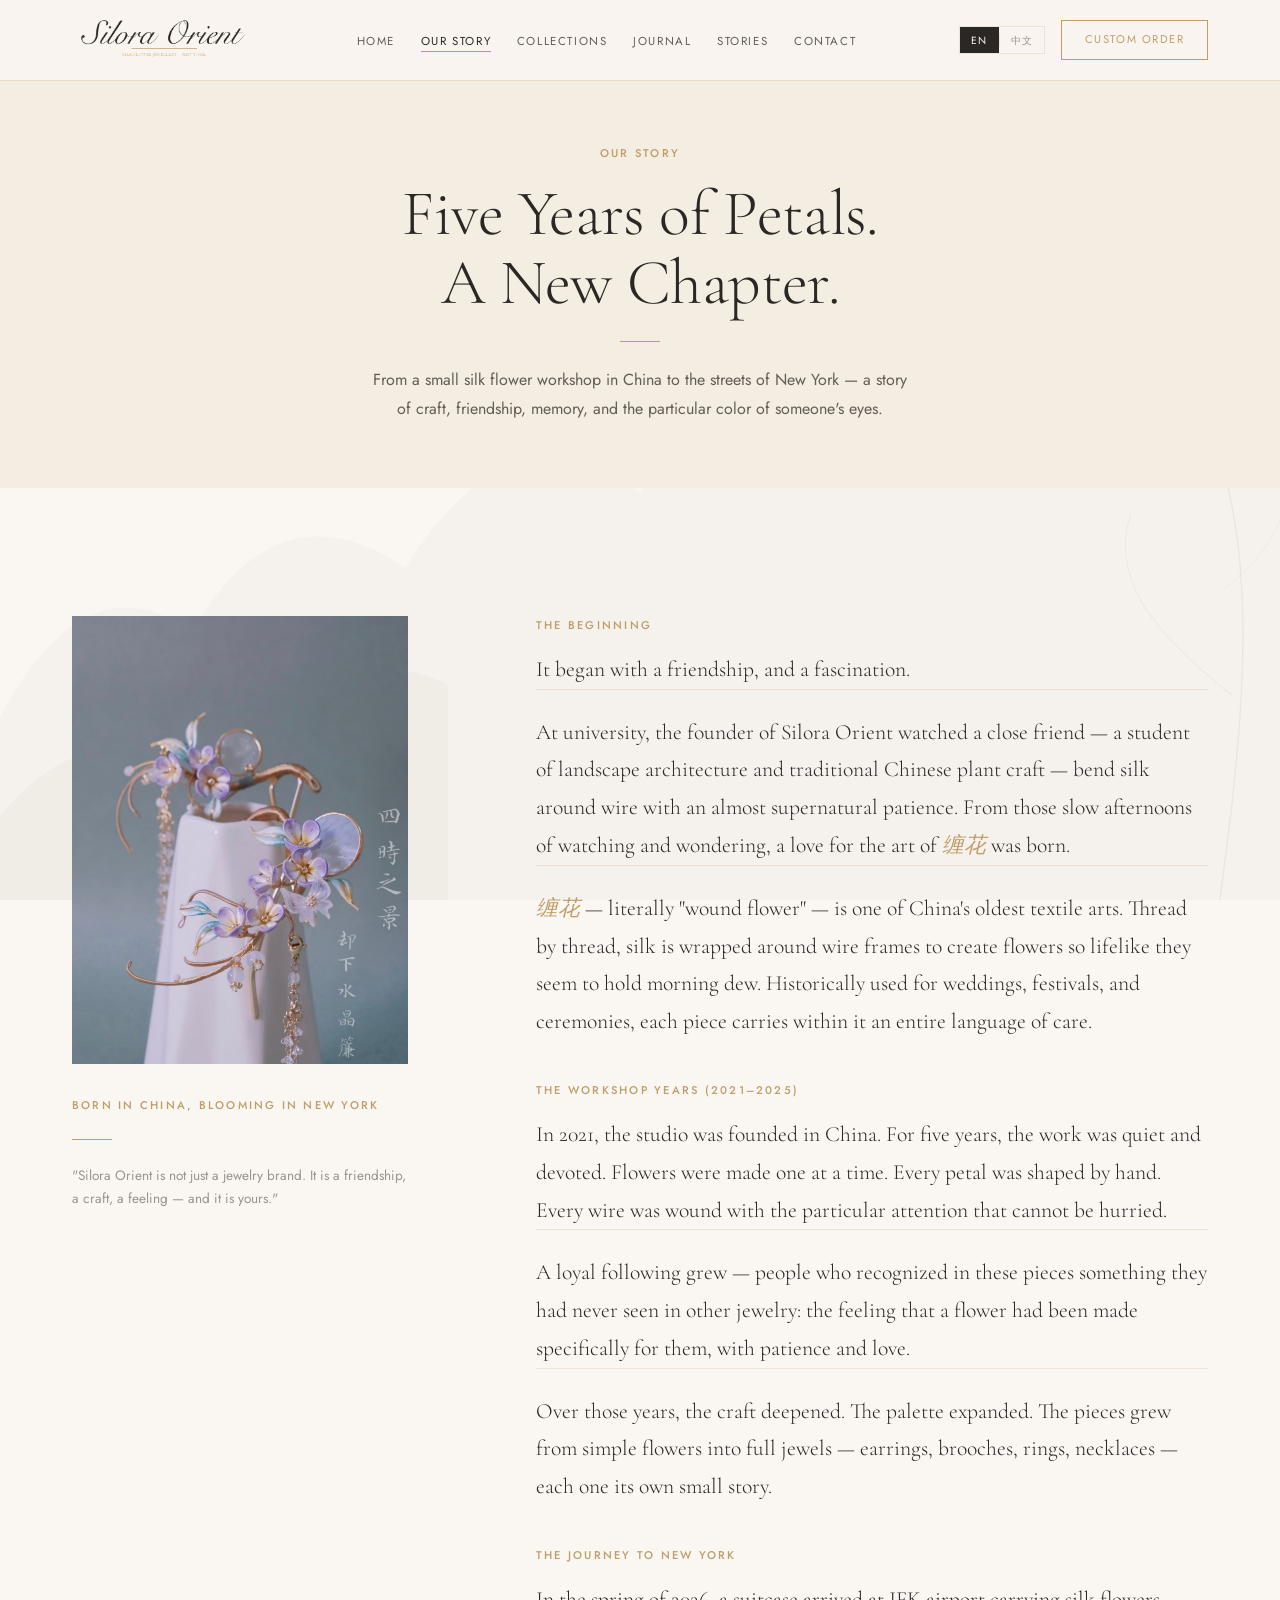
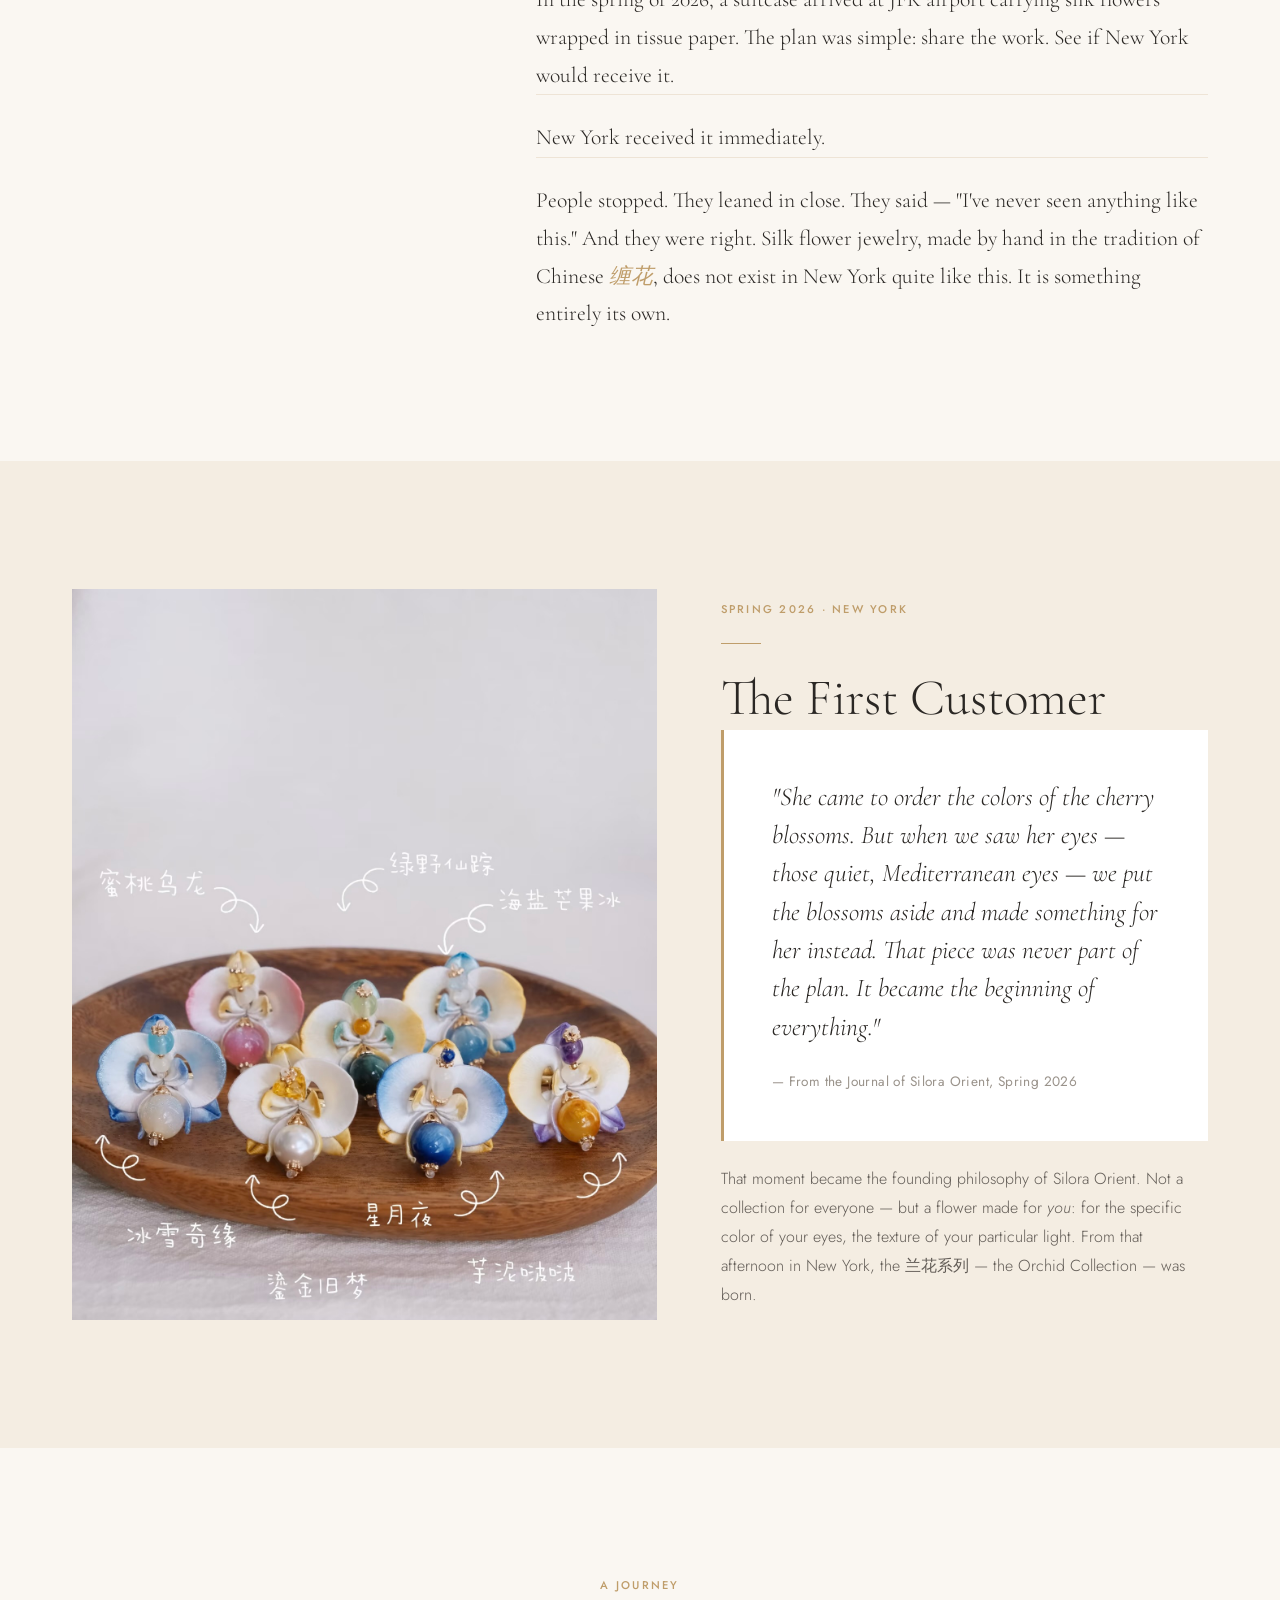
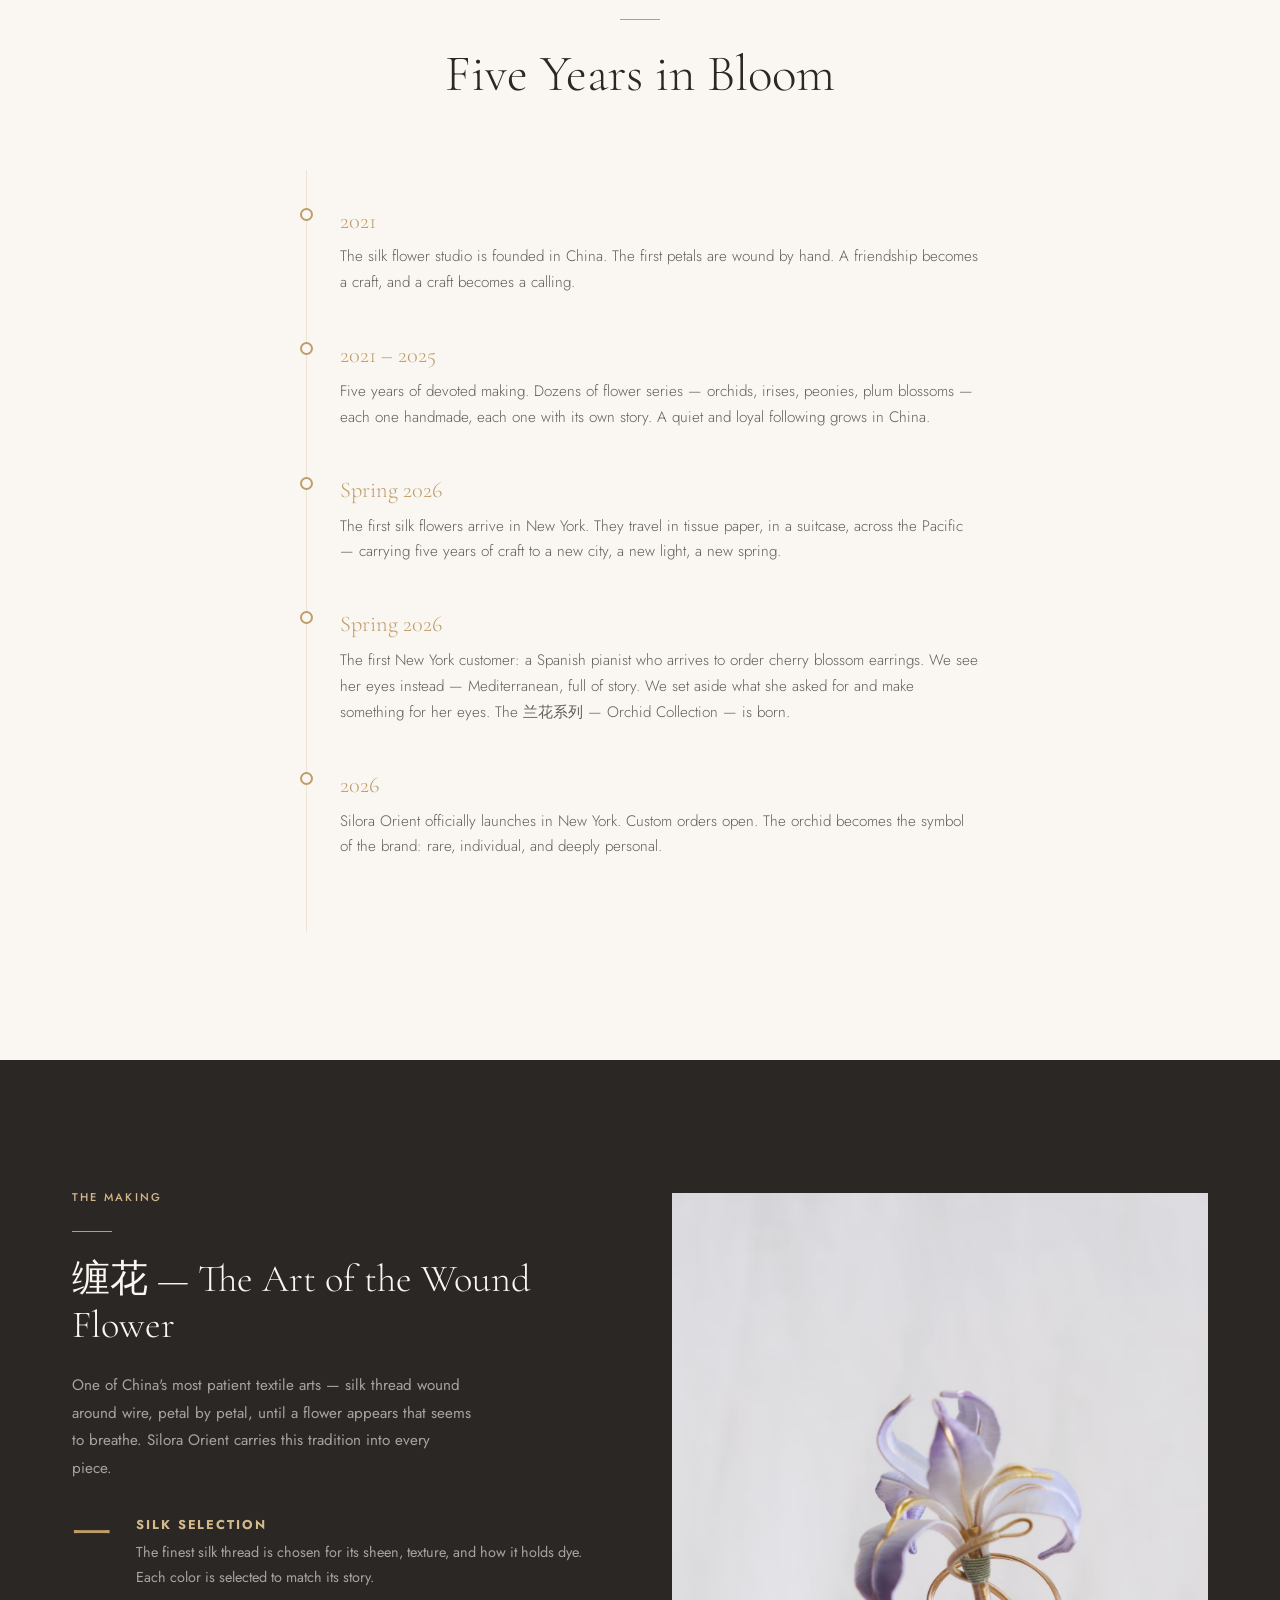
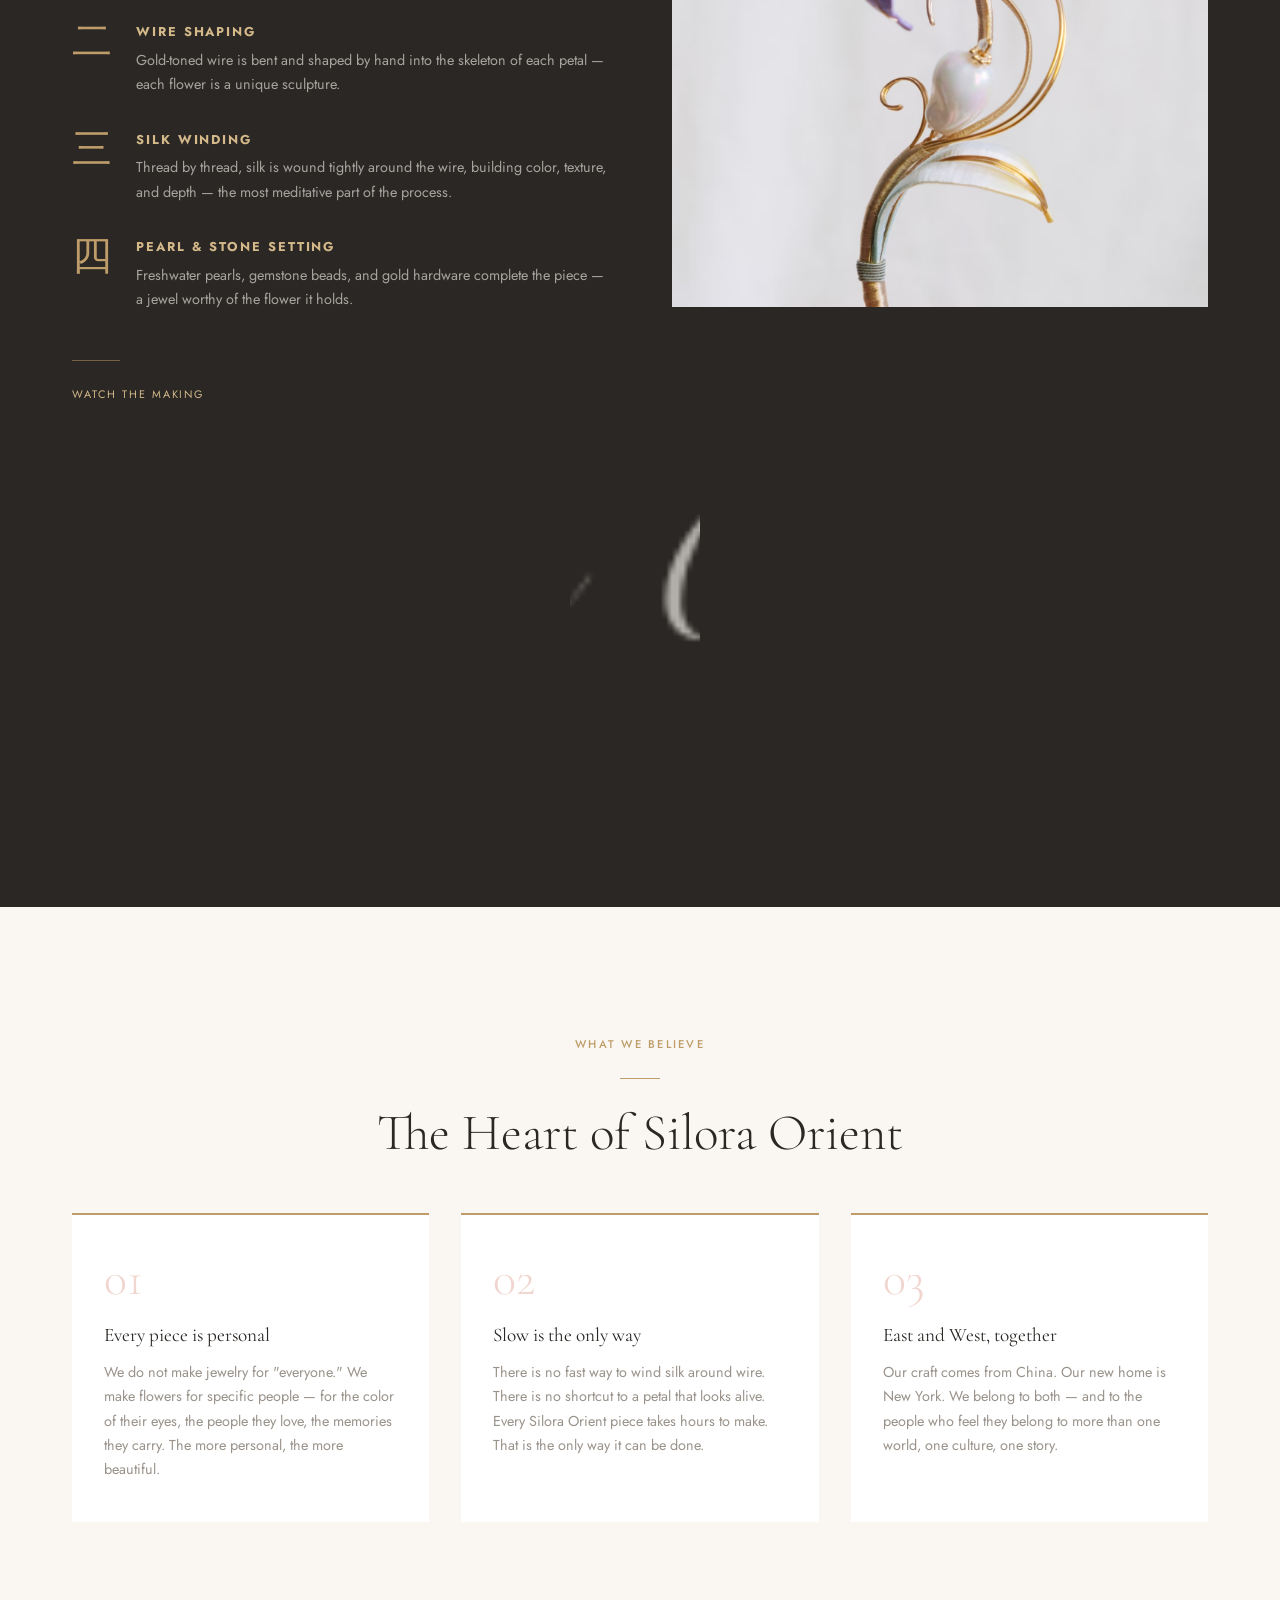
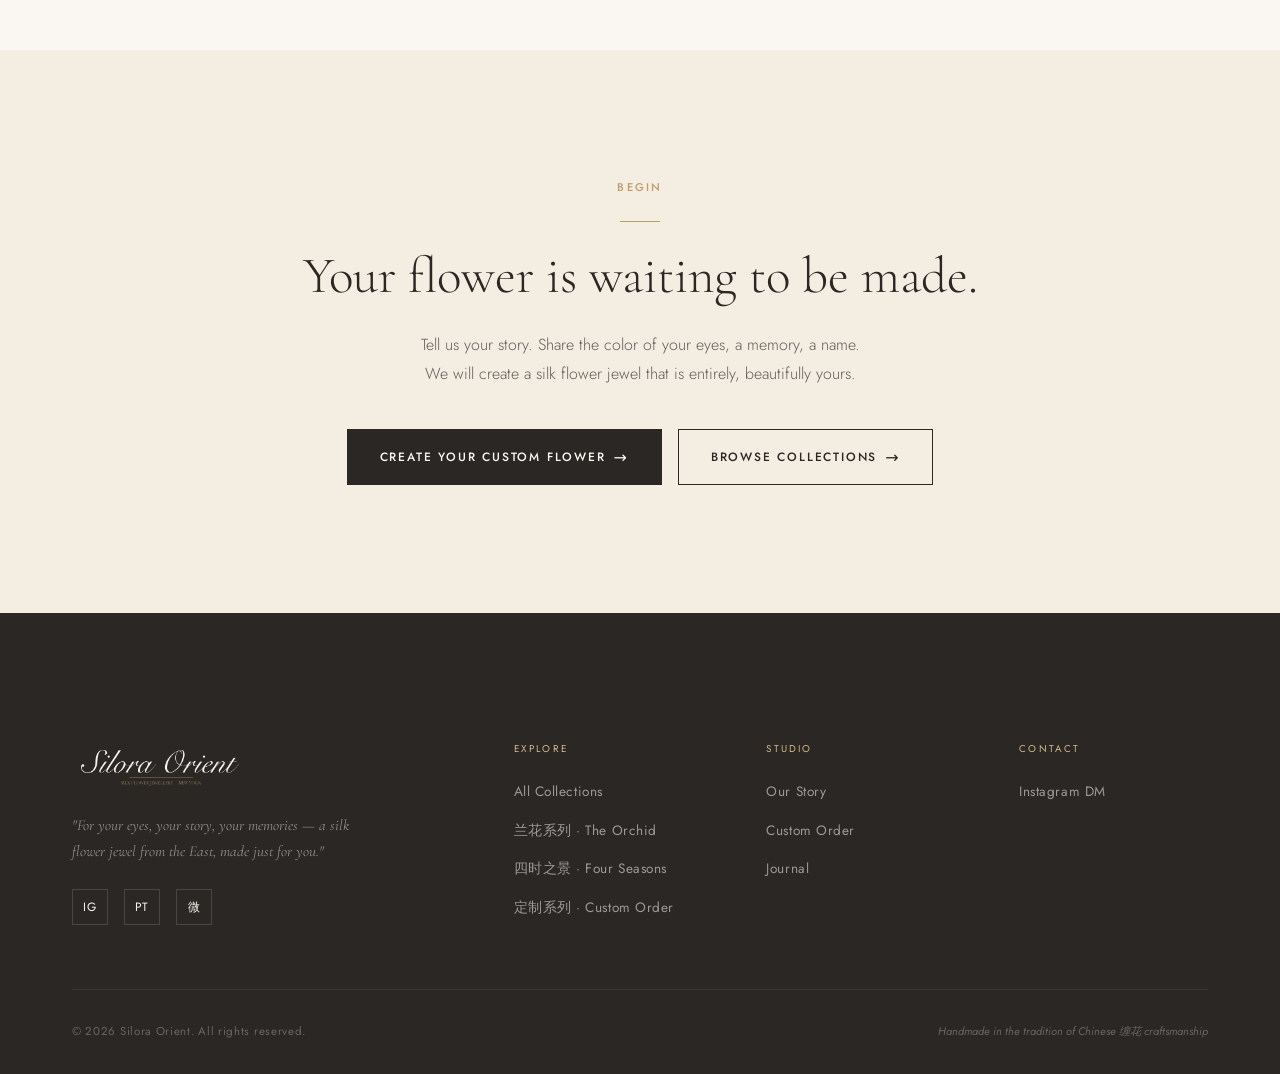
<file: about.html>
<!DOCTYPE html>
<html lang="en">
<head>
  <meta charset="UTF-8" />
  <meta name="viewport" content="width=device-width, initial-scale=1.0" />
  <link rel="icon" type="image/svg+xml" href="favicon.svg" />
  <link rel="icon" type="image/png" sizes="32x32" href="favicon-32x32.png" />
  <link rel="apple-touch-icon" sizes="180x180" href="apple-touch-icon.png" />
<title>Our Story — Silora Orient</title>
  <meta name="description" content="The story of Silora Orient — from a Chinese silk flower studio to New York." />
  <link rel="stylesheet" href="styles.css" />
  <!-- Google Analytics 4 — replace G-XXXXXXXXXX with real Measurement ID -->
  <script async src="https://www.googletagmanager.com/gtag/js?id=G-XXXXXXXXXX"></script>
  <script>
    window.dataLayer = window.dataLayer || [];
    function gtag(){dataLayer.push(arguments);}
    gtag('js', new Date());
    gtag('config', 'G-XXXXXXXXXX');
  </script>
  <style>
    /* ---- About page specific styles ---- */
    .story-section {
      padding: var(--space-xl) 0;
    }
    .story-grid {
      display: grid;
      grid-template-columns: 1fr 2fr;
      gap: var(--space-xl);
      align-items: start;
    }
    .story-sticky {
      position: sticky;
      top: calc(var(--nav-h) + 2rem);
    }
    .story-body {
      display: flex;
      flex-direction: column;
      gap: 2.5rem;
    }
    .story-paragraph {
      font-family: var(--font-serif);
      font-size: clamp(1.1rem, 1.8vw, 1.35rem);
      font-weight: 300;
      line-height: 1.75;
      color: var(--text-dark);
    }
    .story-paragraph em {
      font-style: italic;
      color: var(--gold);
    }
    .story-paragraph + .story-paragraph {
      padding-top: 1.5rem;
      border-top: 1px solid var(--border);
    }

    /* ---- First customer feature ---- */
    .customer-feature {
      background: var(--cream);
      padding: var(--space-xl) 0;
    }
    .customer-inner {
      display: grid;
      grid-template-columns: 1.2fr 1fr;
      gap: var(--space-lg);
      align-items: center;
    }
    .customer-image {
      aspect-ratio: 4/5;
      overflow: hidden;
    }
    .customer-quote-block {
      padding: 3rem;
      background: var(--white);
      border-left: 3px solid var(--gold);
    }
    .customer-quote {
      font-family: var(--font-serif);
      font-size: clamp(1.2rem, 2vw, 1.7rem);
      font-weight: 300;
      font-style: italic;
      line-height: 1.5;
      color: var(--text-dark);
      margin-bottom: 1.5rem;
    }

    /* ---- Values section ---- */
    .values-grid {
      display: grid;
      grid-template-columns: repeat(3, 1fr);
      gap: var(--space-md);
    }
    .value-card {
      padding: 2.5rem 2rem;
      background: var(--white);
      border-top: 2px solid var(--gold);
    }
    .value-number {
      font-family: var(--font-serif);
      font-size: 3rem;
      font-weight: 300;
      color: var(--blush);
      line-height: 1;
      margin-bottom: 1rem;
    }
    .value-title {
      font-family: var(--font-serif);
      font-size: 1.2rem;
      font-weight: 400;
      margin-bottom: 0.5rem;
    }
    .value-body {
      font-size: 0.9rem;
      color: var(--text-light);
      line-height: 1.7;
    }

    /* ---- Founder ---- */
    .founder-section {
      display: grid;
      grid-template-columns: 1fr 1.5fr;
      gap: var(--space-lg);
      align-items: center;
      padding: var(--space-xl) 0;
    }
    .founder-portrait {
      aspect-ratio: 3/4;
      background: linear-gradient(135deg, var(--cream) 0%, var(--cream-mid) 100%);
      display: flex;
      align-items: center;
      justify-content: center;
      overflow: hidden;
    }
    .founder-portrait-placeholder {
      font-family: var(--font-serif);
      font-size: 5rem;
      color: var(--gold);
      opacity: 0.3;
    }

    /* ---- Craft section ---- */
    .craft-section {
      background: var(--text-dark);
      color: var(--ivory);
      padding: var(--space-xl) 0;
    }
    .craft-grid {
      display: grid;
      grid-template-columns: 1fr 1fr;
      gap: var(--space-lg);
      align-items: center;
    }
    .craft-steps {
      display: flex;
      flex-direction: column;
      gap: 2rem;
      margin-top: 2rem;
    }
    .craft-step {
      display: flex;
      gap: 1.5rem;
      align-items: flex-start;
    }
    .craft-step-number {
      font-family: var(--font-serif);
      font-size: 2.5rem;
      font-weight: 300;
      color: var(--gold);
      line-height: 1;
      flex-shrink: 0;
      width: 2.5rem;
      text-align: center;
    }
    .craft-step-text h4 {
      font-family: var(--font-sans);
      font-size: 0.8rem;
      letter-spacing: 0.15em;
      text-transform: uppercase;
      color: var(--gold-light);
      margin-bottom: 0.3rem;
    }
    .craft-step-text p {
      font-size: 0.9rem;
      color: rgba(250,247,242,0.6);
      line-height: 1.7;
    }

    @media (max-width: 768px) {
      .story-grid { grid-template-columns: 1fr; gap: var(--space-md); }
      .story-sticky { position: static; }
      .customer-inner { grid-template-columns: 1fr; }
      .values-grid { grid-template-columns: 1fr; }
      .founder-section { grid-template-columns: 1fr; }
      .craft-grid { grid-template-columns: 1fr; }
    }
  </style>
</head>
<body>

<!-- Navigation -->
<nav class="nav scrolled" id="nav">
  <div class="nav-inner">
    <a href="index.html" class="nav-logo"><img src="images/silora-logo.png" alt="Silora Orient" /></a>
    <ul class="nav-links">
      <li><a href="index.html"            class="nav-link" data-i18n="nav.home">Home</a></li>
      <li><a href="about.html"            class="nav-link active" data-i18n="nav.our_story">Our Story</a></li>
      <li><a href="other-collections.html" class="nav-link" data-i18n="nav.collections">Collections</a></li>
      <li><a href="journal.html"          class="nav-link" data-i18n="nav.journal">Journal</a></li>
      <li><a href="stories.html"          class="nav-link" data-i18n="nav.stories">Stories</a></li>
      <li><a href="contact.html"          class="nav-link" data-i18n="nav.contact">Contact</a></li>
    </ul>
    <div style="display:flex; align-items:center; gap:1rem;">
      <div class="lang-switch" id="langSwitch">
        <button class="lang-btn active" data-lang="en">EN</button>
        <div class="lang-divider-line"></div>
        <button class="lang-btn" data-lang="zh">中文</button>
      </div>
      <a href="custom.html" class="nav-cta" data-i18n="nav.custom_order">Custom Order</a>
    </div>
    <button class="nav-hamburger" id="hamburger" aria-label="Menu">
      <span></span><span></span><span></span>
    </button>
  </div>
</nav>

<!-- Mobile Menu -->
<div class="mobile-menu" id="mobileMenu">
  <a href="index.html"            class="nav-link" data-i18n="nav.home">Home</a>
  <a href="about.html"            class="nav-link" data-i18n="nav.our_story">Our Story</a>
  <a href="other-collections.html" class="nav-link" data-i18n="nav.collections">Collections</a>
  <a href="journal.html"          class="nav-link" data-i18n="nav.journal">Journal</a>
  <a href="stories.html"          class="nav-link" data-i18n="nav.stories">Stories</a>
  <a href="contact.html"          class="nav-link" data-i18n="nav.contact">Contact</a>
  <a href="custom.html" class="btn btn-gold" style="margin-top:1rem;" data-i18n="nav.custom_order">Custom Order</a>
</div>

<!-- Page Hero -->
<div class="page-hero">
  <p class="t-label page-hero-label">Our Story</p>
  <h1 class="t-display page-hero-title" style="font-size: clamp(2.5rem, 5vw, 5rem);">
    Five Years of Petals.<br>A New Chapter.
  </h1>
  <div class="divider"></div>
  <p class="page-hero-desc">
    From a small silk flower workshop in China to the streets of New York — a story of craft, friendship, memory, and the particular color of someone's eyes.
  </p>
</div>

<!-- ============================================================ STORY SECTION -->
<section class="story-section">
  <div class="container">
    <div class="story-grid">

      <!-- Sticky side label -->
      <div class="story-sticky">
        <div style="aspect-ratio: 3/4; overflow: hidden; background: var(--cream);">
          <img src="images/crystal-curtain.jpg" alt="Crystal curtain silk piece — Silora Orient studio" />
        </div>
        <div style="padding: 2rem 0;">
          <p class="t-label">Born in China, Blooming in New York</p>
          <div class="divider divider-left"></div>
          <p style="font-size: 0.85rem; color: var(--text-light); line-height: 1.7; margin-top: 0.5rem;">
            "Silora Orient is not just a jewelry brand. It is a friendship, a craft, a feeling — and it is yours."
          </p>
        </div>
      </div>

      <!-- Main story text -->
      <div class="story-body">
        <div>
          <p class="t-label" style="margin-bottom: 1rem;">The Beginning</p>
          <p class="story-paragraph reveal">
            It began with a friendship, and a fascination.
          </p>
          <p class="story-paragraph reveal reveal-delay-1">
            At university, the founder of Silora Orient watched a close friend — a student of landscape architecture and traditional Chinese plant craft — bend silk around wire with an almost supernatural patience. From those slow afternoons of watching and wondering, a love for the art of <em>缠花</em> was born.
          </p>
          <p class="story-paragraph reveal reveal-delay-2">
            <em>缠花</em> — literally "wound flower" — is one of China's oldest textile arts. Thread by thread, silk is wrapped around wire frames to create flowers so lifelike they seem to hold morning dew. Historically used for weddings, festivals, and ceremonies, each piece carries within it an entire language of care.
          </p>
        </div>

        <div>
          <p class="t-label" style="margin-bottom: 1rem;">The Workshop Years (2021–2025)</p>
          <p class="story-paragraph reveal">
            In 2021, the studio was founded in China. For five years, the work was quiet and devoted. Flowers were made one at a time. Every petal was shaped by hand. Every wire was wound with the particular attention that cannot be hurried.
          </p>
          <p class="story-paragraph reveal reveal-delay-1">
            A loyal following grew — people who recognized in these pieces something they had never seen in other jewelry: the feeling that a flower had been made specifically for them, with patience and love.
          </p>
          <p class="story-paragraph reveal reveal-delay-2">
            Over those years, the craft deepened. The palette expanded. The pieces grew from simple flowers into full jewels — earrings, brooches, rings, necklaces — each one its own small story.
          </p>
        </div>

        <div>
          <p class="t-label" style="margin-bottom: 1rem;">The Journey to New York</p>
          <p class="story-paragraph reveal">
            In the spring of 2026, a suitcase arrived at JFK airport carrying silk flowers wrapped in tissue paper. The plan was simple: share the work. See if New York would receive it.
          </p>
          <p class="story-paragraph reveal reveal-delay-1">
            New York received it immediately.
          </p>
          <p class="story-paragraph reveal reveal-delay-2">
            People stopped. They leaned in close. They said — "I've never seen anything like this." And they were right. Silk flower jewelry, made by hand in the tradition of Chinese <em>缠花</em>, does not exist in New York quite like this. It is something entirely its own.
          </p>
        </div>
      </div>
    </div>
  </div>
</section>

<!-- ============================================================ FIRST CUSTOMER -->
<div class="customer-feature" id="first-customer">
  <div class="container">
    <div class="customer-inner">
      <div class="customer-image reveal">
        <img src="images/orchid-collection.jpg" alt="Blue and pink silk orchid earrings — made for the first New York customer" />
      </div>
      <div>
        <p class="t-label reveal">Spring 2026 · New York</p>
        <div class="divider divider-left"></div>
        <h2 class="t-headline reveal reveal-delay-1">The First Customer</h2>
        <div class="customer-quote-block reveal reveal-delay-2">
          <p class="customer-quote">
            "She came to order the colors of the cherry blossoms. But when we saw her eyes — those quiet, Mediterranean eyes — we put the blossoms aside and made something for her instead. That piece was never part of the plan. It became the beginning of everything."
          </p>
          <p class="t-small">— From the Journal of Silora Orient, Spring 2026</p>
        </div>
        <p class="t-body reveal reveal-delay-3" style="margin-top: 1.5rem;">
          That moment became the founding philosophy of Silora Orient. Not a collection for everyone — but a flower made for <em>you</em>: for the specific color of your eyes, the texture of your particular light. From that afternoon in New York, the 兰花系列 — the Orchid Collection — was born.
        </p>
      </div>
    </div>
  </div>
</div>

<!-- ============================================================ TIMELINE -->
<section style="background: var(--ivory); padding: var(--space-xl) 0;">
  <div class="container">
    <div style="text-align: center; margin-bottom: 4rem;">
      <p class="t-label reveal">A Journey</p>
      <div class="divider"></div>
      <h2 class="t-headline reveal reveal-delay-1">Five Years in Bloom</h2>
    </div>

    <div class="timeline">
      <div class="timeline-item reveal">
        <div class="timeline-year">2021</div>
        <p class="timeline-text">
          The silk flower studio is founded in China. The first petals are wound by hand. A friendship becomes a craft, and a craft becomes a calling.
        </p>
      </div>

      <div class="timeline-item reveal reveal-delay-1">
        <div class="timeline-year">2021 – 2025</div>
        <p class="timeline-text">
          Five years of devoted making. Dozens of flower series — orchids, irises, peonies, plum blossoms — each one handmade, each one with its own story. A quiet and loyal following grows in China.
        </p>
      </div>

      <div class="timeline-item reveal reveal-delay-2">
        <div class="timeline-year">Spring 2026</div>
        <p class="timeline-text">
          The first silk flowers arrive in New York. They travel in tissue paper, in a suitcase, across the Pacific — carrying five years of craft to a new city, a new light, a new spring.
        </p>
      </div>

      <div class="timeline-item reveal reveal-delay-3">
        <div class="timeline-year">Spring 2026</div>
        <p class="timeline-text">
          The first New York customer: a Spanish pianist who arrives to order cherry blossom earrings. We see her eyes instead — Mediterranean, full of story. We set aside what she asked for and make something for her eyes. The 兰花系列 — Orchid Collection — is born.
        </p>
      </div>

      <div class="timeline-item reveal reveal-delay-4">
        <div class="timeline-year">2026</div>
        <p class="timeline-text">
          Silora Orient officially launches in New York. Custom orders open. The orchid becomes the symbol of the brand: rare, individual, and deeply personal.
        </p>
      </div>
    </div>
  </div>
</section>

<!-- ============================================================ CRAFT SECTION -->
<section class="craft-section">
  <div class="container">
    <div class="craft-grid">
      <div>
        <p class="t-label" style="color: var(--gold-light);" class="reveal">The Making</p>
        <div class="divider divider-left" style="background: var(--gold); margin-left: 0;"></div>
        <h2 style="font-family: var(--font-serif); font-size: clamp(1.8rem, 3vw, 3rem); font-weight: 300; color: var(--ivory); line-height: 1.2; margin-bottom: 1.5rem;" class="reveal">
          缠花 — The Art of the Wound Flower
        </h2>
        <p style="font-size: 0.95rem; color: rgba(250,247,242,0.6); line-height: 1.8; max-width: 400px;" class="reveal">
          One of China's most patient textile arts — silk thread wound around wire, petal by petal, until a flower appears that seems to breathe. Silora Orient carries this tradition into every piece.
        </p>
        <div class="craft-steps reveal reveal-delay-1">
          <div class="craft-step">
            <div class="craft-step-number">一</div>
            <div class="craft-step-text">
              <h4>Silk Selection</h4>
              <p>The finest silk thread is chosen for its sheen, texture, and how it holds dye. Each color is selected to match its story.</p>
            </div>
          </div>
          <div class="craft-step">
            <div class="craft-step-number">二</div>
            <div class="craft-step-text">
              <h4>Wire Shaping</h4>
              <p>Gold-toned wire is bent and shaped by hand into the skeleton of each petal — each flower is a unique sculpture.</p>
            </div>
          </div>
          <div class="craft-step">
            <div class="craft-step-number">三</div>
            <div class="craft-step-text">
              <h4>Silk Winding</h4>
              <p>Thread by thread, silk is wound tightly around the wire, building color, texture, and depth — the most meditative part of the process.</p>
            </div>
          </div>
          <div class="craft-step">
            <div class="craft-step-number">四</div>
            <div class="craft-step-text">
              <h4>Pearl &amp; Stone Setting</h4>
              <p>Freshwater pearls, gemstone beads, and gold hardware complete the piece — a jewel worthy of the flower it holds.</p>
            </div>
          </div>
        </div>
      </div>

      <div style="aspect-ratio: 3/4; overflow: hidden;" class="reveal">
        <img src="images/iris-brooch.jpg" alt="Detail of the silk iris brooch — gold wire and purple silk petals" style="object-position: center top;" />
      </div>
    </div>

    <!-- ── Watch the Craft Video ───────────────────────────────── -->
    <!-- ── Watch the Craft ──────────────────────────────────────── -->
    <div class="chanhua-video-section reveal" style="margin-top: 3rem;">
      <div class="chanhua-vid-divider"></div>
      <p style="font-size:0.68rem;letter-spacing:0.18em;text-transform:uppercase;
                color:var(--gold-light);margin-bottom:1rem;"
         data-i18n-en="Watch the Making" data-i18n-zh="观看制作过程">Watch the Making</p>

      <div style="position:relative;max-width:640px;border-radius:6px;overflow:hidden;">
        <iframe
          src="https://www.youtube.com/embed/KzvKyrghwaU?start=37&rel=0&modestbranding=1"
          style="width:100%;aspect-ratio:16/9;border:none;display:block;"
          allow="accelerometer; autoplay; clipboard-write; encrypted-media; gyroscope; picture-in-picture"
          allowfullscreen loading="lazy">
        </iframe>
        <!-- Brand watermark — white script, transparent bg, pointer-events off -->
        <img src="images/silora-vid-watermark.png" alt=""
             style="position:absolute;bottom:44px;right:12px;width:130px;
                    pointer-events:none;opacity:0.80;" />
      </div>
    </div><!-- /chanhua-video-section -->
  </div>
</section>

<!-- ============================================================ VALUES -->

<section style="background: var(--ivory); padding: var(--space-xl) 0;">
  <div class="container">
    <div style="text-align: center; margin-bottom: 3rem;">
      <p class="t-label reveal">What We Believe</p>
      <div class="divider"></div>
      <h2 class="t-headline reveal reveal-delay-1">The Heart of Silora Orient</h2>
    </div>

    <div class="values-grid">
      <div class="value-card reveal">
        <div class="value-number">01</div>
        <h3 class="value-title">Every piece is personal</h3>
        <p class="value-body">
          We do not make jewelry for "everyone." We make flowers for specific people — for the color of their eyes, the people they love, the memories they carry. The more personal, the more beautiful.
        </p>
      </div>
      <div class="value-card reveal reveal-delay-1">
        <div class="value-number">02</div>
        <h3 class="value-title">Slow is the only way</h3>
        <p class="value-body">
          There is no fast way to wind silk around wire. There is no shortcut to a petal that looks alive. Every Silora Orient piece takes hours to make. That is the only way it can be done.
        </p>
      </div>
      <div class="value-card reveal reveal-delay-2">
        <div class="value-number">03</div>
        <h3 class="value-title">East and West, together</h3>
        <p class="value-body">
          Our craft comes from China. Our new home is New York. We belong to both — and to the people who feel they belong to more than one world, one culture, one story.
        </p>
      </div>
    </div>
  </div>
</section>

<!-- ============================================================ CTA -->
<section style="background: var(--cream); padding: var(--space-xl) 0; text-align: center;">
  <div class="container">
    <p class="t-label reveal">Begin</p>
    <div class="divider"></div>
    <h2 class="t-headline reveal reveal-delay-1">
      Your flower is waiting to be made.
    </h2>
    <p class="t-body reveal reveal-delay-2" style="max-width: 440px; margin: 1.5rem auto 0;">
      Tell us your story. Share the color of your eyes, a memory, a name. We will create a silk flower jewel that is entirely, beautifully yours.
    </p>
    <div style="display: flex; gap: 1rem; justify-content: center; flex-wrap: wrap; margin-top: 2.5rem;" class="reveal reveal-delay-3">
      <a href="custom.html" class="btn btn-primary btn-arrow">Create Your Custom Flower</a>
      <a href="collections.html" class="btn btn-outline btn-arrow">Browse Collections</a>
    </div>
  </div>
</section>

<!-- ============================================================ FOOTER -->
<footer class="footer">
  <div class="container">
    <div class="footer-top">
      <div class="footer-brand">
        <div class="nav-logo" style="color: var(--ivory); margin-bottom: 1rem;"><img src="images/silora-logo-light.png" alt="Silora Orient" /></div>
        <p class="footer-tagline">
          "For your eyes, your story, your memories — a silk flower jewel from the East, made just for you."
        </p>
        <div class="footer-social">
          <a href="#" aria-label="Instagram">IG</a>
          <a href="#" aria-label="Pinterest">PT</a>
          <a href="#" aria-label="WeChat">微</a>
        </div>
      </div>
      <div>
        <p class="footer-col-title">Explore</p>
        <ul class="footer-links">
          <li><a href="other-collections.html">All Collections</a></li>
          <li><a href="other-collections.html">兰花系列 · The Orchid</a></li>
          <li><a href="other-collections.html">四时之景 · Four Seasons</a></li>
          <li><a href="custom.html">定制系列 · Custom Order</a></li>
        </ul>
      </div>
      <div>
        <p class="footer-col-title">Studio</p>
        <ul class="footer-links">
          <li><a href="about.html">Our Story</a></li>
          <li><a href="custom.html">Custom Order</a></li>
          <li><a href="journal.html">Journal</a></li>
        </ul>
      </div>
      <div>
        <p class="footer-col-title">Contact</p>
        <ul class="footer-links">
          
          <li><a href="#">Instagram DM</a></li>
        </ul>
      </div>
    </div>
    <div class="footer-bottom">
      <p class="footer-copy">© 2026 Silora Orient. All rights reserved.</p>
      <p class="footer-note">Handmade in the tradition of Chinese 缠花 craftsmanship</p>
    </div>
  </div>
</footer>

<script src="main.js"></script>
</body>
</html>
</file>
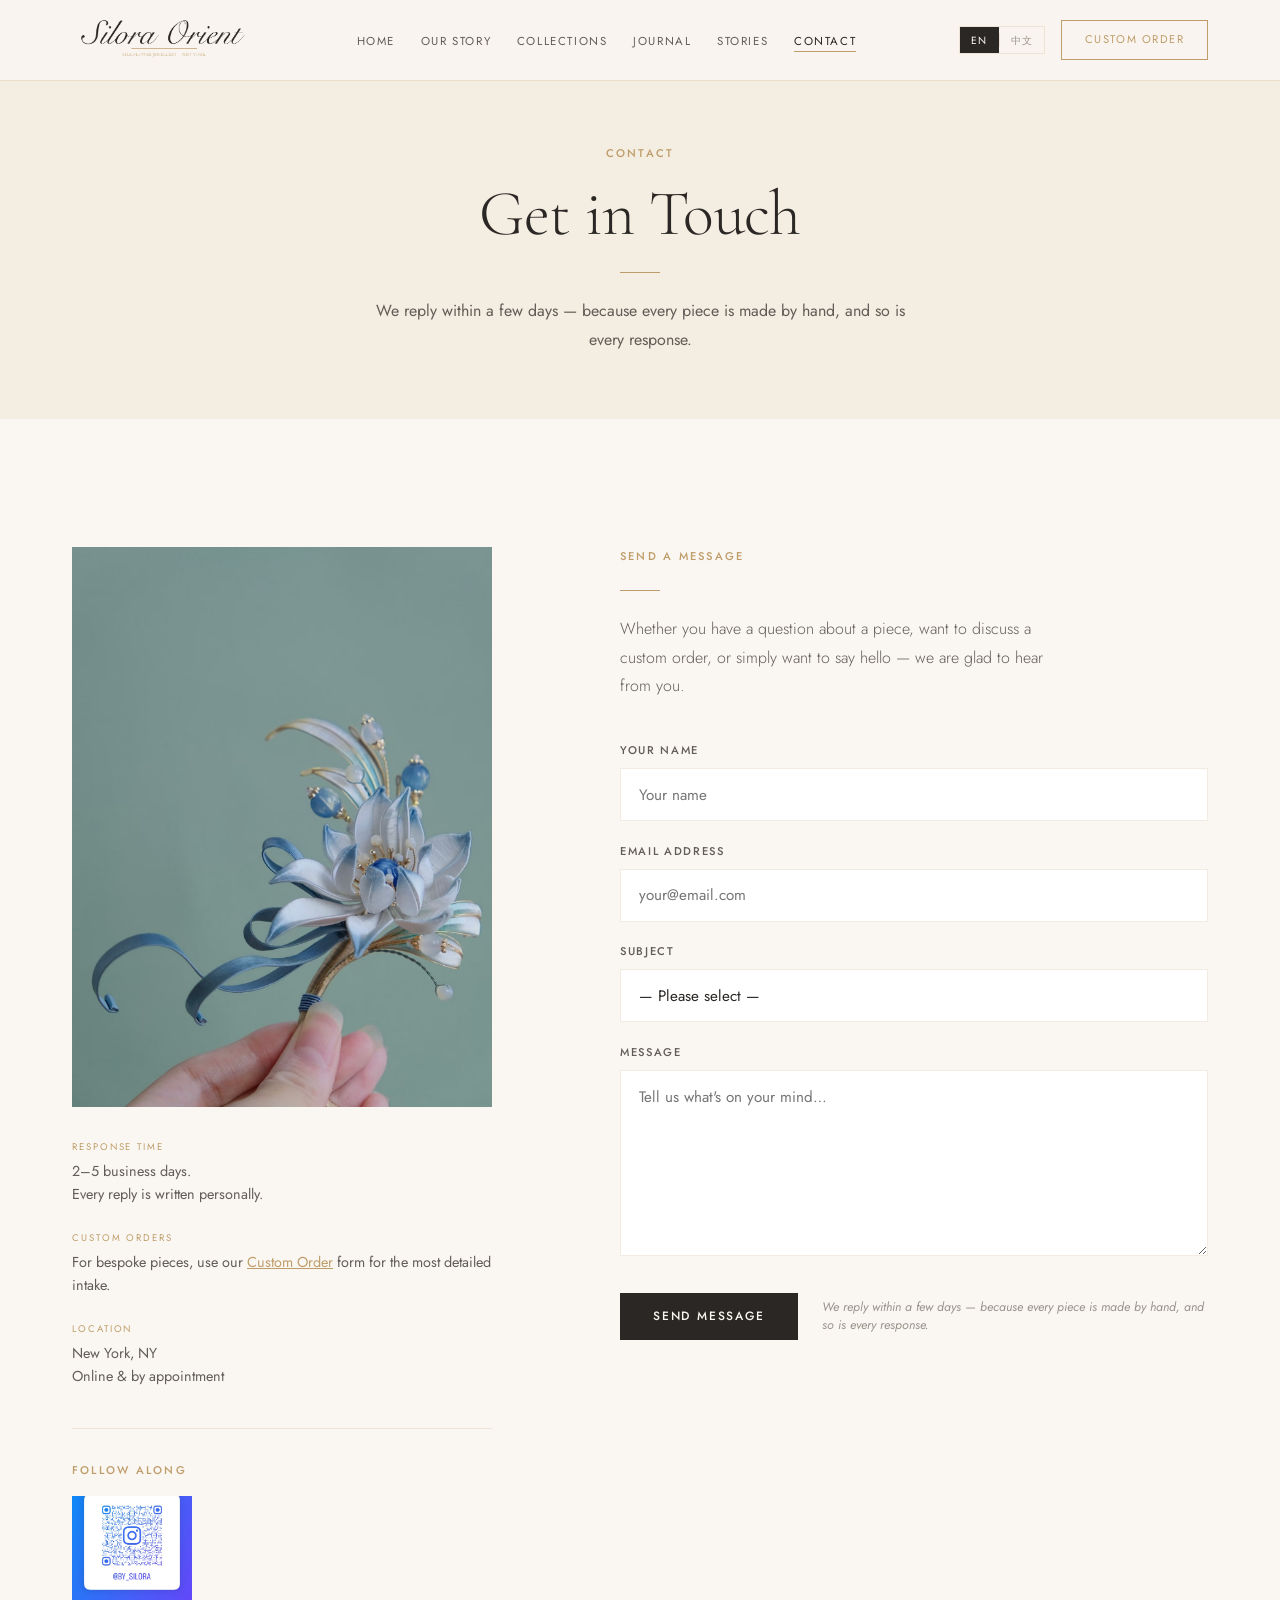
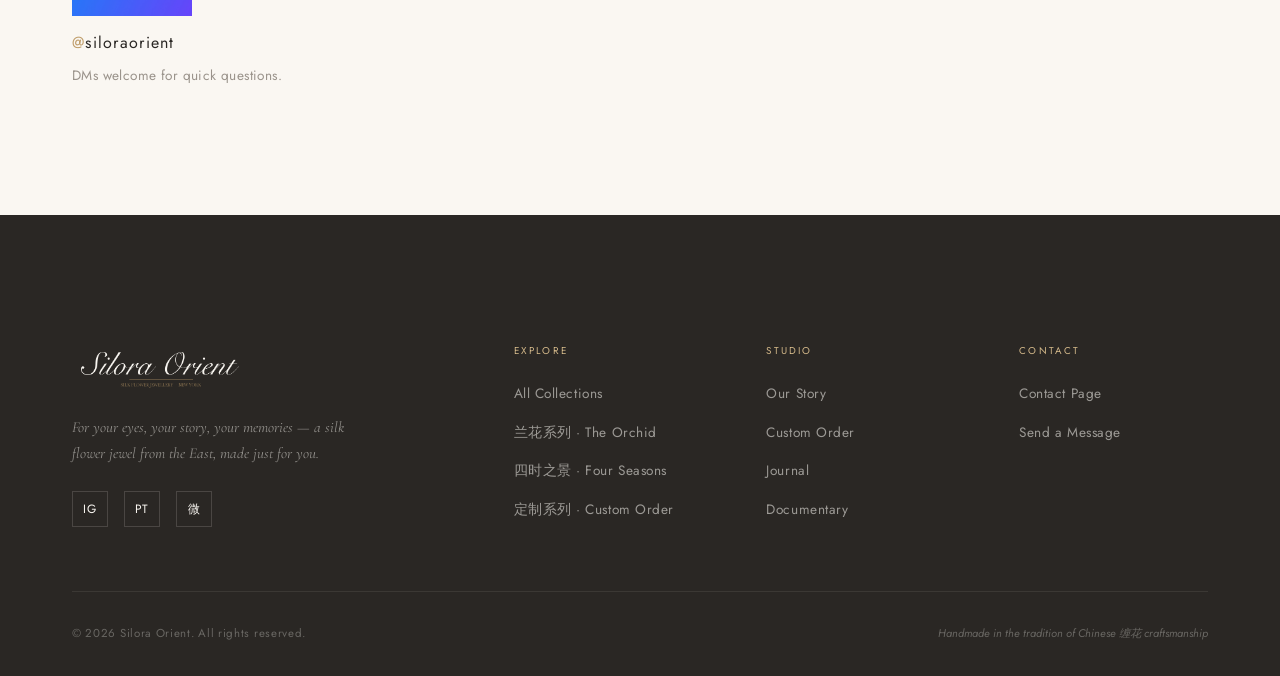
<file: contact.html>
<!DOCTYPE html>
<html lang="en">
<head>
  <meta charset="UTF-8" />
  <meta name="viewport" content="width=device-width, initial-scale=1.0" />
  <link rel="icon" type="image/svg+xml" href="favicon.svg" />
  <link rel="icon" type="image/png" sizes="32x32" href="favicon-32x32.png" />
  <link rel="apple-touch-icon" sizes="180x180" href="apple-touch-icon.png" />
<title>Contact — Silora Orient</title>
  <meta name="description" content="Get in touch with Silora Orient — custom orders, pricing inquiries, and general questions." />
  <link rel="stylesheet" href="styles.css" />
  <!-- Google Analytics 4 — replace G-XXXXXXXXXX with real Measurement ID -->
  <script async src="https://www.googletagmanager.com/gtag/js?id=G-XXXXXXXXXX"></script>
  <script>
    window.dataLayer = window.dataLayer || [];
    function gtag(){dataLayer.push(arguments);}
    gtag('js', new Date());
    gtag('config', 'G-XXXXXXXXXX');
  </script>
  <style>
    .contact-layout {
      display: grid;
      grid-template-columns: 1fr 1.4fr;
      gap: var(--space-xl);
      align-items: start;
      padding: var(--space-xl) 0;
    }
    .contact-aside {
      position: sticky;
      top: calc(var(--nav-h) + 2rem);
    }
    .contact-aside-image {
      aspect-ratio: 3/4;
      overflow: hidden;
      background: var(--cream);
      margin-bottom: 2rem;
    }
    .contact-info-block {
      display: flex;
      flex-direction: column;
      gap: 1.5rem;
    }
    .contact-info-item { }
    .contact-info-label {
      font-size: 0.6rem;
      letter-spacing: 0.2em;
      text-transform: uppercase;
      color: var(--gold);
      margin-bottom: 0.3rem;
    }
    .contact-info-value {
      font-size: 0.9rem;
      color: var(--text-mid);
      line-height: 1.6;
    }

    /* Instagram QR section */
    .instagram-section {
      margin-top: 2.5rem;
      padding-top: 2rem;
      border-top: 1px solid var(--border);
    }
    .ig-handle {
      font-family: var(--font-sans);
      font-size: 1rem;
      letter-spacing: 0.08em;
      color: var(--text-dark);
      margin-top: 0.8rem;
    }
    .ig-handle span { color: var(--gold); }

    /* Form */
    .contact-form-wrap { }
    .contact-form { display: flex; flex-direction: column; gap: 0; }
    .contact-form .form-field { margin-bottom: 1.3rem; }
    .contact-submit-row {
      display: flex;
      align-items: center;
      gap: 1.5rem;
      flex-wrap: wrap;
      margin-top: 0.5rem;
    }
    .contact-delay-note {
      font-size: 0.78rem;
      color: var(--text-light);
      font-style: italic;
      line-height: 1.5;
      flex: 1;
      min-width: 200px;
    }

    @media (max-width: 768px) {
      .contact-layout { grid-template-columns: 1fr; }
      .contact-aside { position: static; }
    }
  </style>
</head>
<body>

<!-- Navigation -->
<nav class="nav scrolled" id="nav">
  <div class="nav-inner">
    <a href="index.html" class="nav-logo"><img src="images/silora-logo.png" alt="Silora Orient" /></a>
    <ul class="nav-links">
      <li><a href="index.html"            class="nav-link" data-i18n="nav.home">Home</a></li>
      <li><a href="about.html"            class="nav-link" data-i18n="nav.our_story">Our Story</a></li>
      <li><a href="other-collections.html" class="nav-link" data-i18n="nav.collections">Collections</a></li>
      <li><a href="journal.html"          class="nav-link" data-i18n="nav.journal">Journal</a></li>
      <li><a href="stories.html"          class="nav-link" data-i18n="nav.stories">Stories</a></li>
      <li><a href="contact.html"          class="nav-link active" data-i18n="nav.contact">Contact</a></li>
    </ul>
    <div style="display:flex; align-items:center; gap:1rem;">
      <div class="lang-switch" id="langSwitch">
        <button class="lang-btn active" data-lang="en">EN</button>
        <div class="lang-divider-line"></div>
        <button class="lang-btn" data-lang="zh">中文</button>
      </div>
      <a href="custom.html" class="nav-cta" data-i18n="nav.custom_order">Custom Order</a>
    </div>
    <button class="nav-hamburger" id="hamburger" aria-label="Menu">
      <span></span><span></span><span></span>
    </button>
  </div>
</nav>

<!-- Mobile Menu -->
<div class="mobile-menu" id="mobileMenu">
  <a href="index.html"            class="nav-link" data-i18n="nav.home">Home</a>
  <a href="about.html"            class="nav-link" data-i18n="nav.our_story">Our Story</a>
  <a href="other-collections.html" class="nav-link" data-i18n="nav.collections">Collections</a>
  <a href="journal.html"          class="nav-link" data-i18n="nav.journal">Journal</a>
  <a href="stories.html"          class="nav-link" data-i18n="nav.stories">Stories</a>
  <a href="contact.html"          class="nav-link" data-i18n="nav.contact">Contact</a>
  <a href="custom.html" class="btn btn-gold" style="margin-top:1rem;" data-i18n="nav.custom_order">Custom Order</a>
</div>

<!-- Page Hero -->
<div class="page-hero">
  <p class="t-label page-hero-label" data-i18n="nav.contact">Contact</p>
  <h1 class="t-display page-hero-title" style="font-size: clamp(2.5rem, 5vw, 5rem);" data-i18n="contact.title">
    Get in Touch
  </h1>
  <div class="divider"></div>
  <p class="page-hero-desc" data-i18n="contact.subtitle">
    We reply within a few days — because every piece is made by hand, and so is every response.
  </p>
</div>

<!-- Contact Layout -->
<section style="background: var(--ivory);">
  <div class="container">
    <div class="contact-layout">

      <!-- Sidebar -->
      <div class="contact-aside">
        <div class="contact-aside-image reveal">
          <img src="images/lotus-rising.jpg" alt="Lotus rising — Silora Orient studio" style="object-position: center center;" />
        </div>

        <div class="contact-info-block reveal">
          <div class="contact-info-item">
            <p class="contact-info-label">Response Time</p>
            <p class="contact-info-value">2–5 business days.<br>Every reply is written personally.</p>
          </div>
          <div class="contact-info-item">
            <p class="contact-info-label">Custom Orders</p>
            <p class="contact-info-value">
              For bespoke pieces, use our <a href="custom.html" style="color:var(--gold); text-decoration:underline;">Custom Order</a> form for the most detailed intake.
            </p>
          </div>
          <div class="contact-info-item">
            <p class="contact-info-label">Location</p>
            <p class="contact-info-value">New York, NY<br>Online & by appointment</p>
          </div>
        </div>

        <!-- Instagram Section -->
        <div class="instagram-section reveal">
          <p class="t-label" style="margin-bottom:1rem;">Follow Along</p>
          <img src="images/ins_QRcode.JPG" alt="Scan to follow @siloraorient on Instagram" style="width:120px;height:120px;display:block;object-fit:cover;" />
          <p class="ig-handle"><span>@</span>siloraorient</p>
          <p class="t-small" style="margin-top:0.5rem; color:var(--text-light);">DMs welcome for quick questions.</p>
        </div>
      </div>

      <!-- Form -->
      <div class="contact-form-wrap">
        <div class="reveal">
          <p class="t-label" style="margin-bottom:0.5rem;">Send a Message</p>
          <div class="divider divider-left"></div>
          <p class="t-body" style="max-width:440px; margin-bottom:2.5rem;">
            Whether you have a question about a piece, want to discuss a custom order, or simply want to say hello — we are glad to hear from you.
          </p>
        </div>

        <!-- Formspree form -->
        <form
          id="contactForm"
          action="https://formspree.io/f/xlgopzqb"
          method="POST"
          class="contact-form reveal"
        >
          <div class="form-field">
            <label class="form-label" data-i18n="contact.name">Your Name</label>
            <input type="text" name="name" class="form-input"
                   placeholder="Your name" required />
          </div>
          <div class="form-field">
            <label class="form-label" data-i18n="contact.email">Email Address</label>
            <input type="email" name="email" class="form-input"
                   placeholder="your@email.com" required />
          </div>
          <div class="form-field">
            <label class="form-label" data-i18n="contact.subject">Subject</label>
            <select name="subject" class="form-select">
              <option value="">— Please select —</option>
              <option value="custom-order">Custom Order Inquiry</option>
              <option value="pricing">Pricing Request</option>
              <option value="collections">Question about Collections</option>
              <option value="wholesale">Wholesale / Collaboration</option>
              <option value="press">Press / Media</option>
              <option value="other">Other</option>
            </select>
          </div>
          <div class="form-field">
            <label class="form-label" data-i18n="contact.message">Message</label>
            <textarea name="message" class="form-textarea"
                      placeholder="Tell us what's on your mind…" rows="6" required></textarea>
          </div>

          <!-- Hidden field to identify source -->
          <input type="hidden" name="_subject" value="Silora Orient — Website Contact" />
          <input type="hidden" name="_next" value="" />

          <div class="contact-submit-row">
            <button type="submit" class="btn btn-primary" data-i18n="contact.send">Send Message</button>
            <p class="contact-delay-note" data-i18n="contact.subtitle">
              We reply within a few days. Every response is written personally.
            </p>
          </div>
        </form>

        <!-- Success state (shown by JS after Formspree submits) -->
        <div class="contact-success" id="contactSuccess">
          <div style="font-family:var(--font-serif); font-size:3rem; color:var(--gold); margin-bottom:1rem;">✿</div>
          <h3 style="font-family:var(--font-serif); font-size:1.6rem; font-weight:300; margin-bottom:1rem;" data-i18n="contact.success">
            Thank you. We will be in touch within a few days.
          </h3>
          <p class="t-small">— Silora Orient</p>
          <a href="index.html" class="btn btn-ghost" style="margin-top:2rem;">Return Home</a>
        </div>
      </div>

    </div>
  </div>
</section>

<!-- ============================================================ FOOTER -->
<footer class="footer">
  <div class="container">
    <div class="footer-top">
      <div class="footer-brand">
        <div class="nav-logo" style="color: var(--ivory); margin-bottom: 1rem;"><img src="images/silora-logo-light.png" alt="Silora Orient" /></div>
        <p class="footer-tagline" data-i18n="footer.tagline">"For your eyes, your story, your memories — a silk flower jewel from the East, made just for you."</p>
        <div class="footer-social">
          <a href="#" aria-label="Instagram">IG</a>
          <a href="#" aria-label="Pinterest">PT</a>
          <a href="#" aria-label="WeChat">微</a>
        </div>
      </div>
      <div>
        <p class="footer-col-title" data-i18n="footer.explore">Explore</p>
        <ul class="footer-links">
          <li><a href="other-collections.html">All Collections</a></li>
          <li><a href="other-collections.html">兰花系列 · The Orchid</a></li>
          <li><a href="other-collections.html">四时之景 · Four Seasons</a></li>
          <li><a href="custom.html">定制系列 · Custom Order</a></li>
        </ul>
      </div>
      <div>
        <p class="footer-col-title" data-i18n="footer.studio">Studio</p>
        <ul class="footer-links">
          <li><a href="about.html">Our Story</a></li>
          <li><a href="custom.html">Custom Order</a></li>
          <li><a href="journal.html">Journal</a></li>
          <li><a href="documentary.html">Documentary</a></li>
        </ul>
      </div>
      <div>
        <p class="footer-col-title" data-i18n="footer.contact">Contact</p>
        <ul class="footer-links">
          <li><a href="contact.html">Contact Page</a></li>
          <li><a href="contact.html#contactForm">Send a Message</a></li>
        </ul>
      </div>
    </div>
    <div class="footer-bottom">
      <p class="footer-copy" data-i18n="footer.copyright">© 2026 Silora Orient. All rights reserved.</p>
      <p class="footer-note" data-i18n="footer.craft_note">Handmade in the tradition of Chinese 缠花 craftsmanship</p>
    </div>
  </div>
</footer>

<script src="main.js"></script>
<script>
  // Formspree AJAX submission (keeps user on page, shows success state)
  const contactForm    = document.getElementById('contactForm');
  const contactSuccess = document.getElementById('contactSuccess');

  if (contactForm) {
    contactForm.addEventListener('submit', async function(e) {
      e.preventDefault();
      const data = new FormData(contactForm);
      try {
        const res = await fetch(contactForm.action, {
          method: 'POST',
          body: data,
          headers: { 'Accept': 'application/json' }
        });
        if (res.ok) {
          contactForm.style.display = 'none';
          contactSuccess.classList.add('active');
          window.scrollTo({ top: 0, behavior: 'smooth' });
        } else {
          alert('Something went wrong. Please email us directly at hello@siloraorient.com');
        }
      } catch(err) {
        alert('Something went wrong. Please email us directly at hello@siloraorient.com');
      }
    });
  }
</script>
</body>
</html>
</file>
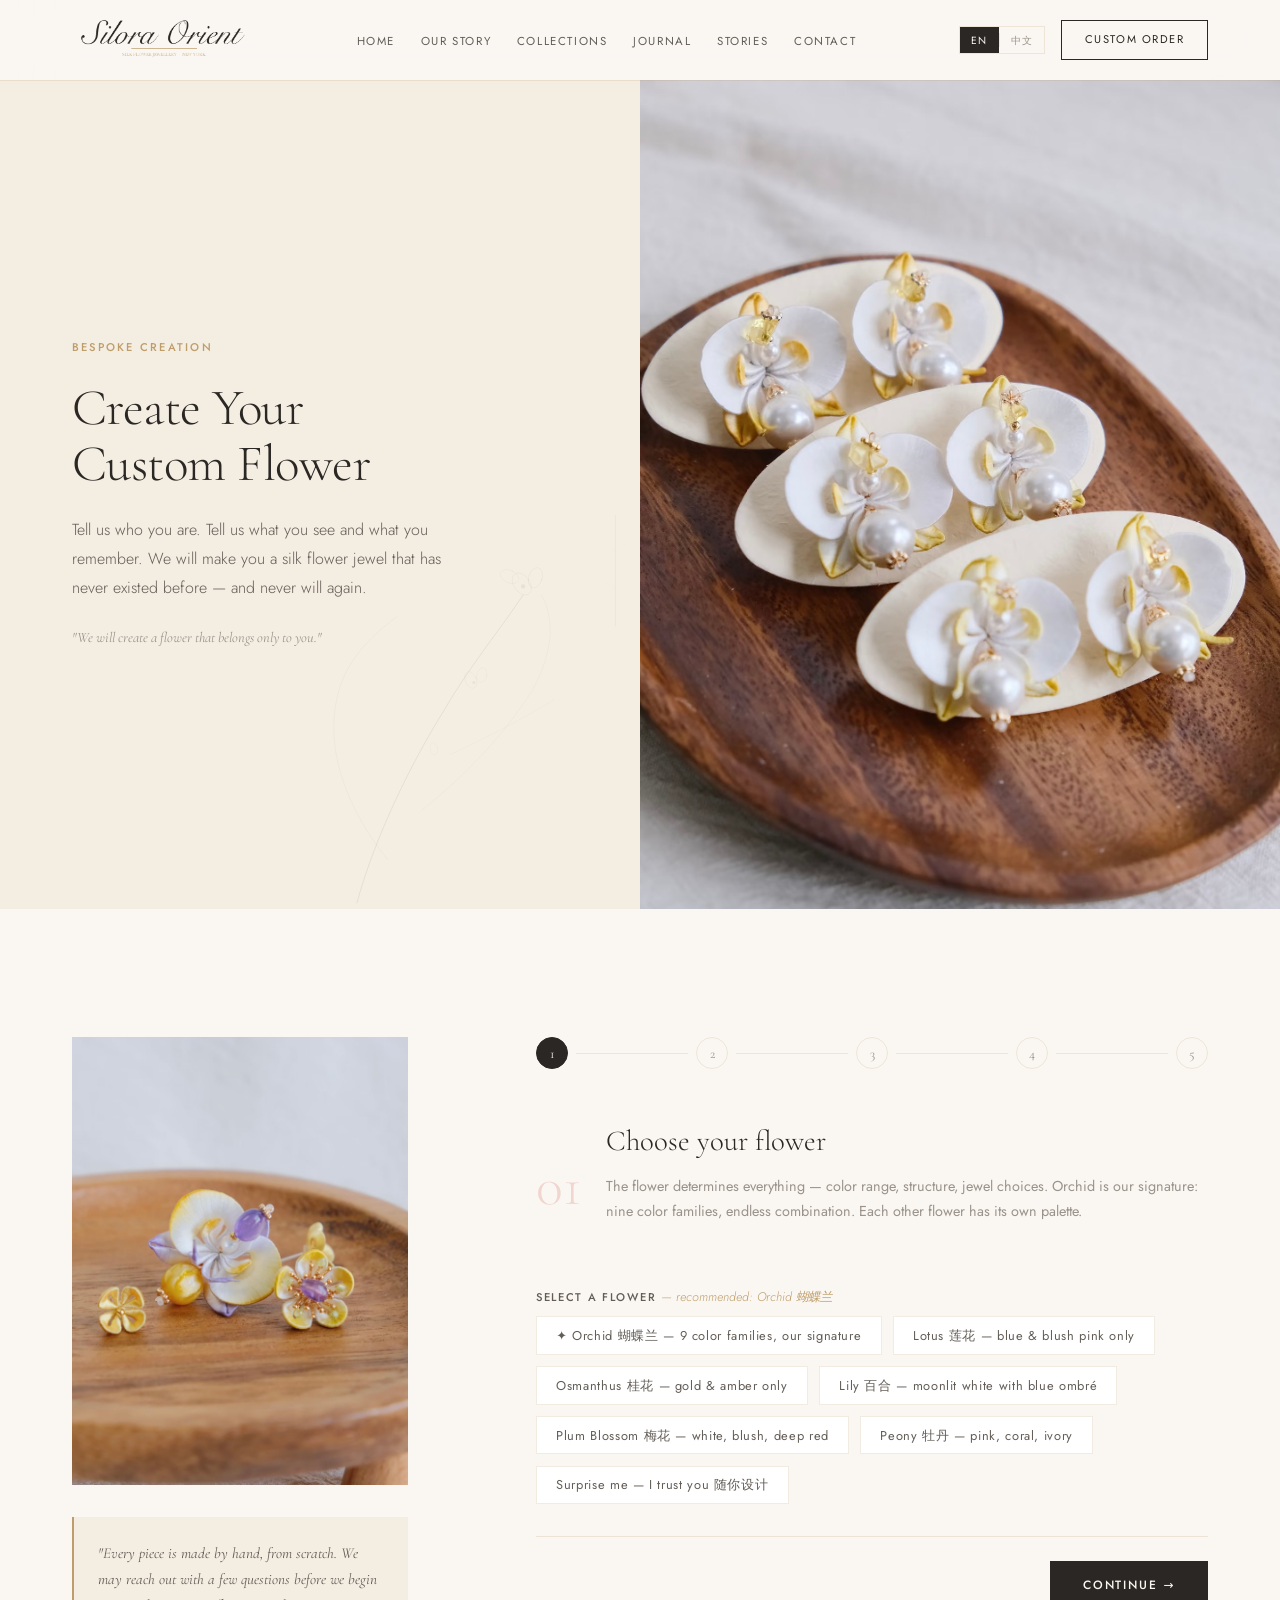
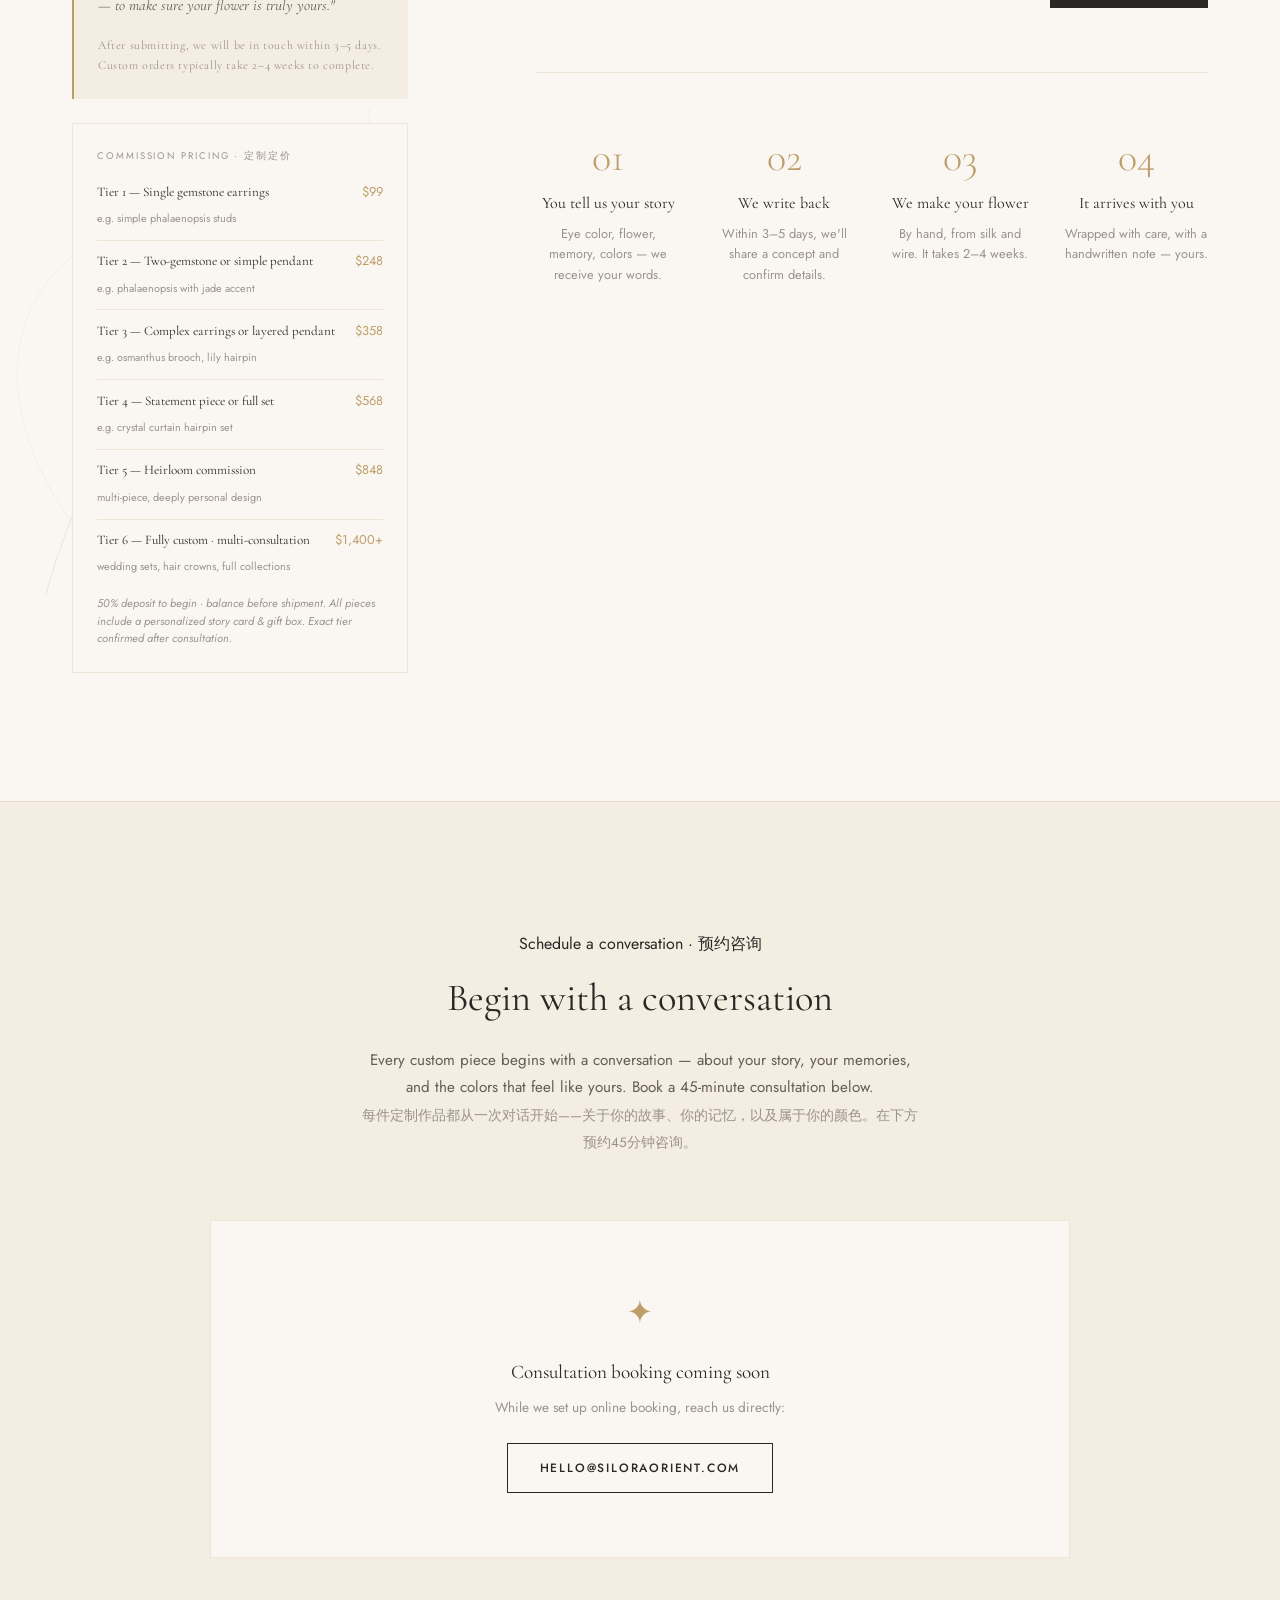
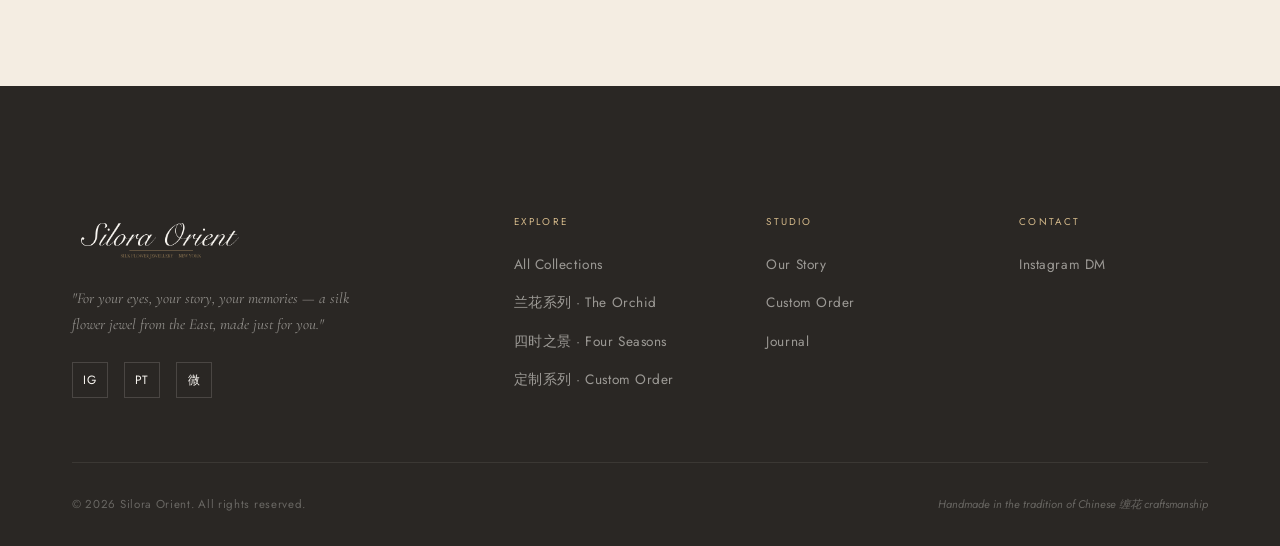
<file: custom.html>
<!DOCTYPE html>
<html lang="en">
<head>
  <meta charset="UTF-8" />
  <meta name="viewport" content="width=device-width, initial-scale=1.0" />
  <link rel="icon" type="image/svg+xml" href="favicon.svg" />
  <link rel="icon" type="image/png" sizes="32x32" href="favicon-32x32.png" />
  <link rel="apple-touch-icon" sizes="180x180" href="apple-touch-icon.png" />
<title>Custom Order — Silora Orient</title>
  <meta name="description" content="Create your bespoke silk flower jewel — designed around your eyes, your story, your memory." />
  <link rel="stylesheet" href="styles.css" />
  <!-- Google Analytics 4 — replace G-XXXXXXXXXX with real Measurement ID -->
  <script async src="https://www.googletagmanager.com/gtag/js?id=G-XXXXXXXXXX"></script>
  <script>
    window.dataLayer = window.dataLayer || [];
    function gtag(){dataLayer.push(arguments);}
    gtag('js', new Date());
    gtag('config', 'G-XXXXXXXXXX');
  </script>
  <style>
    /* ---- Custom page specific ---- */
    .custom-hero {
      min-height: 50vh;
      display: grid;
      grid-template-columns: 1fr 1fr;
      padding-top: var(--nav-h);
    }
    /* ---- Ink-painting watermark pattern (写意暗纹) ---- */
    :root {
      --ink-orchid: url("data:image/svg+xml,%3Csvg xmlns='http://www.w3.org/2000/svg' width='520' height='640' viewBox='0 0 520 640'%3E%3Cg fill='none' stroke='%232A2724' stroke-linecap='round' stroke-linejoin='round'%3E%3C!-- main orchid stem --%3E%3Cpath d='M 60 630 C 90 520 150 400 200 320 C 240 250 290 190 330 130' stroke-width='1.3' opacity='0.09'/%3E%3C!-- long sweeping leaves --%3E%3Cpath d='M 110 560 C 30 460 0 350 40 260 C 65 210 100 185 125 165' stroke-width='0.9' opacity='0.06'/%3E%3Cpath d='M 165 480 C 240 420 300 355 345 285 C 375 230 385 175 360 130' stroke-width='0.8' opacity='0.06'/%3E%3Cpath d='M 210 390 C 275 360 340 325 380 300' stroke-width='0.7' opacity='0.05'/%3E%3C!-- flower 1 (open, top) --%3E%3Cellipse cx='328' cy='112' rx='13' ry='20' transform='rotate(-35 328 112)' stroke-width='0.8' opacity='0.07'/%3E%3Cellipse cx='350' cy='102' rx='11' ry='17' transform='rotate(18 350 102)' stroke-width='0.8' opacity='0.07'/%3E%3Cellipse cx='308' cy='100' rx='10' ry='16' transform='rotate(-65 308 100)' stroke-width='0.7' opacity='0.06'/%3E%3Ccircle cx='330' cy='116' r='3.5' fill='%232A2724' fill-opacity='0.06' stroke='none'/%3E%3C!-- flower 2 (mid, smaller) --%3E%3Cellipse cx='245' cy='268' rx='9' ry='14' transform='rotate(-22 245 268)' stroke-width='0.7' opacity='0.06'/%3E%3Cellipse cx='263' cy='260' rx='8' ry='12' transform='rotate(16 263 260)' stroke-width='0.7' opacity='0.05'/%3E%3Ccircle cx='250' cy='272' r='2.5' fill='%232A2724' fill-opacity='0.05' stroke='none'/%3E%3C!-- bud (lower) --%3E%3Cellipse cx='185' cy='380' rx='6' ry='10' transform='rotate(-10 185 380)' stroke-width='0.6' opacity='0.05'/%3E%3C!-- bamboo accent top-right --%3E%3Cpath d='M 480 0 L 480 180' stroke-width='1.4' opacity='0.04'/%3E%3Cpath d='M 478 60 C 476 58 480 55 482 58' stroke-width='0.5' opacity='0.04'/%3E%3Cpath d='M 478 120 C 476 118 480 115 482 118' stroke-width='0.5' opacity='0.04'/%3E%3Cpath d='M 480 60 L 510 38' stroke-width='0.6' opacity='0.03'/%3E%3Cpath d='M 480 120 L 448 100' stroke-width='0.6' opacity='0.03'/%3E%3C/g%3E%3C/svg%3E");
    }

    .custom-hero-content {
      display: flex;
      flex-direction: column;
      justify-content: center;
      padding: var(--space-xl) max(var(--space-md), calc((100vw - var(--max-w)) / 2 + var(--space-md)));
      gap: 1.5rem;
      background: var(--cream);
      background-image: var(--ink-orchid);
      background-repeat: no-repeat;
      background-position: right bottom;
      background-size: 320px auto;
    }
    .custom-hero-image {
      background: var(--text-dark);
      position: relative;
      overflow: hidden;
    }

    /* ---- Form layout ---- */
    .custom-form-section {
      padding: var(--space-xl) 0;
      background: var(--ivory);
      background-image: var(--ink-orchid);
      background-repeat: no-repeat;
      background-position: left 80%;
      background-size: 400px auto;
    }
    .custom-form-wrap {
      display: grid;
      grid-template-columns: 1fr 2fr;
      gap: var(--space-xl);
      align-items: start;
    }
    .form-sidebar {
      position: sticky;
      top: calc(var(--nav-h) + 2rem);
    }
    .form-sidebar-image {
      aspect-ratio: 3/4;
      overflow: hidden;
      margin-bottom: 2rem;
      background: var(--cream);
    }
    .form-sidebar-note {
      padding: 1.5rem;
      background: var(--cream);
      border-left: 2px solid var(--gold);
    }
    .form-sidebar-note p {
      font-family: var(--font-serif);
      font-size: 0.95rem;
      font-style: italic;
      color: var(--text-mid);
      line-height: 1.7;
    }

    /* ---- Multi-step form ---- */
    .step-indicator {
      display: flex;
      align-items: center;
      gap: 0.5rem;
      margin-bottom: 3rem;
    }
    .step-node {
      width: 32px; height: 32px;
      border-radius: 50%;
      border: 1px solid var(--border);
      font-family: var(--font-serif);
      font-size: 0.85rem;
      color: var(--text-light);
      display: flex;
      align-items: center;
      justify-content: center;
      transition: all 0.3s;
      flex-shrink: 0;
    }
    .step-node.active {
      background: var(--text-dark);
      border-color: var(--text-dark);
      color: var(--ivory);
    }
    .step-node.done {
      background: var(--gold);
      border-color: var(--gold);
      color: var(--white);
    }
    .step-connector {
      flex: 1;
      height: 1px;
      background: var(--border);
    }
    .step-connector.done { background: var(--gold); }

    /* ---- Color selector ---- */
    .color-options {
      display: flex;
      flex-wrap: wrap;
      gap: 1rem;
      margin-top: 0.5rem;
    }
    /* Each chip is a labeled button: swatch circle + name below */
    .color-chip {
      display: flex;
      flex-direction: column;
      align-items: center;
      gap: 0.35rem;
      cursor: pointer;
      background: none;
      border: none;
      padding: 0;
      font-family: var(--font-sans);
    }
    .color-chip-swatch {
      width: 40px; height: 40px;
      border-radius: 50%;
      border: 2.5px solid transparent;
      outline: 2px solid transparent;
      outline-offset: 2px;
      transition: border-color 0.2s, outline-color 0.2s, transform 0.2s;
      position: relative;
      flex-shrink: 0;
    }
    .color-chip:hover .color-chip-swatch {
      border-color: var(--gold);
      transform: scale(1.1);
    }
    .color-chip.selected .color-chip-swatch {
      border-color: var(--gold);
      outline-color: var(--gold);
      transform: scale(1.1);
    }
    /* Checkmark rendered as a box-shadow ring + SVG tick — no ::after flex hack */
    .color-chip.selected .color-chip-swatch::before {
      content: '';
      position: absolute;
      inset: 0;
      border-radius: 50%;
      background: rgba(0,0,0,0.18);
    }
    .color-chip.selected .color-chip-swatch::after {
      content: '✓';
      position: absolute;
      inset: 0;
      font-size: 0.85rem;
      line-height: 37px;   /* match swatch height */
      text-align: center;
      color: #fff;
      text-shadow: 0 1px 3px rgba(0,0,0,0.55);
    }
    .color-chip-label {
      font-size: 0.62rem;
      letter-spacing: 0.08em;
      color: var(--text-light);
      transition: color 0.2s;
      white-space: nowrap;
    }
    .color-chip.selected .color-chip-label { color: var(--gold); }

    /* Selected summary pill row */
    .color-summary {
      display: flex;
      flex-wrap: wrap;
      gap: 0.4rem;
      min-height: 1.6rem;
      margin-top: 1rem;
      align-items: center;
    }
    .color-summary-label {
      font-size: 0.65rem;
      letter-spacing: 0.12em;
      text-transform: uppercase;
      color: var(--text-light);
      margin-right: 0.2rem;
    }
    .color-pill {
      font-size: 0.65rem;
      letter-spacing: 0.08em;
      padding: 0.2rem 0.6rem;
      border: 1px solid var(--gold);
      color: var(--gold);
      border-radius: 0;
      background: rgba(191,157,106,0.07);
    }

    /* ---- Palette swatch grid (Steps 2 & 3) ---- */
    .palette-grid {
      display: grid;
      grid-template-columns: repeat(auto-fill, minmax(90px, 1fr));
      gap: 0.75rem;
      margin-top: 0.5rem;
    }
    .palette-grid--sm  { grid-template-columns: repeat(auto-fill, minmax(72px, 1fr)); gap: 0.6rem; }
    .palette-grid--jewel { grid-template-columns: repeat(auto-fill, minmax(80px, 1fr)); gap: 0.7rem; }

    .palette-swatch {
      display: flex;
      flex-direction: column;
      align-items: center;
      gap: 0.45rem;
      cursor: pointer;
      background: none;
      border: 1.5px solid transparent;
      border-radius: 6px;
      padding: 0.7rem 0.4rem 0.6rem;
      transition: border-color 0.2s, background 0.2s;
      font-family: var(--font-sans);
    }
    .palette-swatch:hover { background: var(--cream); border-color: var(--border); }
    .palette-swatch.selected { border-color: var(--gold); background: rgba(191,157,106,0.07); }

    .palette-dots { display: flex; gap: 4px; justify-content: center; }
    .palette-dot {
      width: 20px; height: 20px;
      border-radius: 50%;
      border: 1px solid rgba(0,0,0,0.1);
      flex-shrink: 0;
      position: relative;
    }
    /* Single-dot variant (gemstones) */
    .palette-dot--lg {
      width: 34px; height: 34px;
    }
    .palette-swatch.selected .palette-dot--lg::after {
      content: '✓';
      position: absolute;
      inset: 0;
      font-size: 0.8rem;
      line-height: 34px;
      text-align: center;
      color: rgba(255,255,255,0.9);
      text-shadow: 0 1px 3px rgba(0,0,0,0.5);
    }
    .palette-swatch-zh {
      font-size: 0.73rem;
      color: var(--text-dark);
      font-family: var(--font-serif);
      text-align: center;
      line-height: 1.25;
    }
    .palette-swatch-en {
      font-size: 0.6rem;
      color: var(--text-light);
      letter-spacing: 0.05em;
      text-align: center;
      line-height: 1.3;
    }
    .palette-swatch.selected .palette-swatch-zh { color: var(--gold); }

    /* ---- Form section headers ---- */
    .form-section-block {
      padding: 2.5rem 0;
      border-bottom: 1px solid var(--border);
    }
    .form-section-block:last-of-type { border-bottom: none; }

    .form-section-header {
      display: grid;
      grid-template-columns: auto 1fr;
      gap: 1.5rem;
      align-items: center;
      margin-bottom: 2rem;
    }
    .form-section-num {
      font-family: var(--font-serif);
      font-size: 3.5rem;
      font-weight: 300;
      color: var(--blush);
      line-height: 1;
    }

    /* ---- Jewelry type cards ---- */
    .jewelry-type-grid {
      display: grid;
      grid-template-columns: repeat(2, 1fr);
      gap: 1rem;
    }
    .jewelry-type-card {
      padding: 1.5rem;
      border: 1px solid var(--border);
      cursor: pointer;
      transition: all 0.3s;
      text-align: center;
      background: var(--white);
    }
    .jewelry-type-card:hover,
    .jewelry-type-card.selected {
      border-color: var(--gold);
      background: rgba(191,157,106,0.05);
    }
    .jewelry-type-icon {
      font-size: 1.5rem;
      margin-bottom: 0.5rem;
      color: var(--gold);
    }
    .jewelry-type-name {
      font-family: var(--font-serif);
      font-size: 1rem;
    }
    .jewelry-type-desc {
      font-size: 0.75rem;
      color: var(--text-light);
      margin-top: 0.3rem;
    }

    /* ---- Closing screen ---- */
    .form-success {
      display: none;
      text-align: center;
      padding: var(--space-xl) 0;
    }
    .form-success.active { display: block; }
    .form-success-flower {
      font-family: var(--font-serif);
      font-size: 5rem;
      color: var(--gold);
      margin-bottom: 1.5rem;
    }

    /* ---- Process steps ---- */
    .process-steps {
      display: grid;
      grid-template-columns: repeat(4, 1fr);
      gap: var(--space-md);
      margin-top: 4rem;
      padding-top: 4rem;
      border-top: 1px solid var(--border);
    }
    .process-step {
      text-align: center;
    }
    .process-step-num {
      font-family: var(--font-serif);
      font-size: 2.5rem;
      font-weight: 300;
      color: var(--gold);
      line-height: 1;
      margin-bottom: 0.8rem;
    }
    .process-step-title {
      font-family: var(--font-serif);
      font-size: 1rem;
      margin-bottom: 0.4rem;
    }
    .process-step-desc {
      font-size: 0.8rem;
      color: var(--text-light);
      line-height: 1.6;
    }

    @media (max-width: 768px) {
      .custom-hero { grid-template-columns: 1fr; }
      .custom-hero-image { height: 50vw; min-height: 250px; }
      .custom-form-wrap { grid-template-columns: 1fr; }
      .form-sidebar { position: static; }
      .jewelry-type-grid { grid-template-columns: 1fr 1fr; }
      .process-steps { grid-template-columns: 1fr 1fr; }
    }
  </style>
</head>
<body>

<!-- Navigation -->
<nav class="nav scrolled" id="nav">
  <div class="nav-inner">
    <a href="index.html" class="nav-logo"><img src="images/silora-logo.png" alt="Silora Orient" /></a>
    <ul class="nav-links">
      <li><a href="index.html"            class="nav-link" data-i18n="nav.home">Home</a></li>
      <li><a href="about.html"            class="nav-link" data-i18n="nav.our_story">Our Story</a></li>
      <li><a href="other-collections.html" class="nav-link" data-i18n="nav.collections">Collections</a></li>
      <li><a href="journal.html"          class="nav-link" data-i18n="nav.journal">Journal</a></li>
      <li><a href="stories.html"          class="nav-link" data-i18n="nav.stories">Stories</a></li>
      <li><a href="contact.html"          class="nav-link" data-i18n="nav.contact">Contact</a></li>
    </ul>
    <div style="display:flex; align-items:center; gap:1rem;">
      <div class="lang-switch" id="langSwitch">
        <button class="lang-btn active" data-lang="en">EN</button>
        <div class="lang-divider-line"></div>
        <button class="lang-btn" data-lang="zh">中文</button>
      </div>
      <a href="custom.html" class="nav-cta" style="border-color: var(--text-dark); color: var(--text-dark);" data-i18n="nav.custom_order">Custom Order</a>
    </div>
    <button class="nav-hamburger" id="hamburger" aria-label="Menu">
      <span></span><span></span><span></span>
    </button>
  </div>
</nav>

<!-- Mobile Menu -->
<div class="mobile-menu" id="mobileMenu">
  <a href="index.html"            class="nav-link" data-i18n="nav.home">Home</a>
  <a href="about.html"            class="nav-link" data-i18n="nav.our_story">Our Story</a>
  <a href="other-collections.html" class="nav-link" data-i18n="nav.collections">Collections</a>
  <a href="journal.html"          class="nav-link" data-i18n="nav.journal">Journal</a>
  <a href="stories.html"          class="nav-link" data-i18n="nav.stories">Stories</a>
  <a href="contact.html"          class="nav-link" data-i18n="nav.contact">Contact</a>
  <a href="custom.html" class="btn btn-gold" style="margin-top:1rem;" data-i18n="nav.custom_order">Custom Order</a>
</div>

<!-- Custom Hero -->
<div class="custom-hero">
  <div class="custom-hero-content">
    <p class="t-label">Bespoke Creation</p>
    <h1 class="t-display" style="font-size: clamp(2.5rem, 4vw, 4.5rem);">
      Create Your<br>Custom Flower
    </h1>
    <p class="t-body" style="max-width: 400px;">
      Tell us who you are. Tell us what you see and what you remember. We will make you a silk flower jewel that has never existed before — and never will again.
    </p>
    <p style="font-family: var(--font-serif); font-style: italic; font-size: 0.9rem; color: var(--text-light);">
      "We will create a flower that belongs only to you."
    </p>
  </div>
  <div class="custom-hero-image">
    <img src="images/white-orchid-earrings.jpg" alt="Custom white orchid earrings — pearl and gold" />
  </div>
</div>

<!-- Form Section -->
<div class="custom-form-section">
  <div class="container">
    <div class="custom-form-wrap">

      <!-- Sidebar -->
      <div class="form-sidebar">
        <div class="form-sidebar-image">
          <img src="images/orchid-yellow-lavender-set.jpg" alt="Custom orchid set — yellow and lavender silk flowers" style="object-position: center center;" />
        </div>
        <div class="form-sidebar-note">
          <p>"Every piece is made by hand, from scratch. We may reach out with a few questions before we begin — to make sure your flower is truly yours."</p>
          <p style="margin-top: 1rem; font-size: 0.75rem; color: var(--text-light); font-style: normal; letter-spacing: 0.05em;">
            After submitting, we will be in touch within 3–5 days. Custom orders typically take 2–4 weeks to complete.
          </p>
        </div>

        <!-- Pricing Guide -->
        <div style="margin-top: 1.5rem; padding: 1.5rem; background: var(--ivory); border: 1px solid var(--border);">
          <p style="font-size: 0.6rem; letter-spacing: 0.2em; text-transform: uppercase; color: var(--text-light); margin-bottom: 1rem;">Commission Pricing · 定制定价</p>
          <div style="display: flex; flex-direction: column; gap: 0.6rem;">
            <div style="display: flex; justify-content: space-between; align-items: baseline; padding-bottom: 0.6rem; border-bottom: 1px solid var(--border);">
              <div>
                <span style="font-family: var(--font-serif); font-size: 0.82rem; display: block;">Tier 1 — Single gemstone earrings</span>
                <span style="font-size: 0.68rem; color: var(--text-light);">e.g. simple phalaenopsis studs</span>
              </div>
              <span style="font-size: 0.8rem; color: var(--gold); white-space: nowrap; margin-left: 0.5rem;">$99</span>
            </div>
            <div style="display: flex; justify-content: space-between; align-items: baseline; padding-bottom: 0.6rem; border-bottom: 1px solid var(--border);">
              <div>
                <span style="font-family: var(--font-serif); font-size: 0.82rem; display: block;">Tier 2 — Two-gemstone or simple pendant</span>
                <span style="font-size: 0.68rem; color: var(--text-light);">e.g. phalaenopsis with jade accent</span>
              </div>
              <span style="font-size: 0.8rem; color: var(--gold); white-space: nowrap; margin-left: 0.5rem;">$248</span>
            </div>
            <div style="display: flex; justify-content: space-between; align-items: baseline; padding-bottom: 0.6rem; border-bottom: 1px solid var(--border);">
              <div>
                <span style="font-family: var(--font-serif); font-size: 0.82rem; display: block;">Tier 3 — Complex earrings or layered pendant</span>
                <span style="font-size: 0.68rem; color: var(--text-light);">e.g. osmanthus brooch, lily hairpin</span>
              </div>
              <span style="font-size: 0.8rem; color: var(--gold); white-space: nowrap; margin-left: 0.5rem;">$358</span>
            </div>
            <div style="display: flex; justify-content: space-between; align-items: baseline; padding-bottom: 0.6rem; border-bottom: 1px solid var(--border);">
              <div>
                <span style="font-family: var(--font-serif); font-size: 0.82rem; display: block;">Tier 4 — Statement piece or full set</span>
                <span style="font-size: 0.68rem; color: var(--text-light);">e.g. crystal curtain hairpin set</span>
              </div>
              <span style="font-size: 0.8rem; color: var(--gold); white-space: nowrap; margin-left: 0.5rem;">$568</span>
            </div>
            <div style="display: flex; justify-content: space-between; align-items: baseline; padding-bottom: 0.6rem; border-bottom: 1px solid var(--border);">
              <div>
                <span style="font-family: var(--font-serif); font-size: 0.82rem; display: block;">Tier 5 — Heirloom commission</span>
                <span style="font-size: 0.68rem; color: var(--text-light);">multi-piece, deeply personal design</span>
              </div>
              <span style="font-size: 0.8rem; color: var(--gold); white-space: nowrap; margin-left: 0.5rem;">$848</span>
            </div>
            <div style="display: flex; justify-content: space-between; align-items: baseline;">
              <div>
                <span style="font-family: var(--font-serif); font-size: 0.82rem; display: block;">Tier 6 — Fully custom · multi-consultation</span>
                <span style="font-size: 0.68rem; color: var(--text-light);">wedding sets, hair crowns, full collections</span>
              </div>
              <span style="font-size: 0.8rem; color: var(--gold); white-space: nowrap; margin-left: 0.5rem;">$1,400+</span>
            </div>
          </div>
          <p style="margin-top: 1rem; font-size: 0.7rem; color: var(--text-light); font-style: italic; line-height: 1.6;">
            50% deposit to begin · balance before shipment. All pieces include a personalized story card &amp; gift box. Exact tier confirmed after consultation.
          </p>
        </div>
      </div>

      <!-- Main Form -->
      <div>
        <!-- Step indicator -->
        <div class="step-indicator" id="stepIndicator">
          <div class="step-node active" data-step="1">1</div>
          <div class="step-connector" id="conn1"></div>
          <div class="step-node" data-step="2">2</div>
          <div class="step-connector" id="conn2"></div>
          <div class="step-node" data-step="3">3</div>
          <div class="step-connector" id="conn3"></div>
          <div class="step-node" data-step="4">4</div>
          <div class="step-connector" id="conn4"></div>
          <div class="step-node" data-step="5">5</div>
        </div>

        <!-- Form wrapper -->
        <form id="customForm" action="#" method="post">

          <!-- STEP 1: Choose Flower -->
          <div class="form-step active" id="step1">
            <div class="form-section-header">
              <div class="form-section-num">01</div>
              <div>
                <h2 class="form-step-title">Choose your flower</h2>
                <p class="form-step-desc">The flower determines everything — color range, structure, jewel choices. Orchid is our signature: nine color families, endless combination. Each other flower has its own palette.</p>
              </div>
            </div>

            <div class="form-field">
              <label class="form-label">Select a flower <span style="font-weight:300;color:var(--gold);font-style:italic;text-transform:none;letter-spacing:0;font-size:0.78rem;">— recommended: Orchid 蝴蝶兰</span></label>
              <div class="form-options" id="flowerOptions">
                <button type="button" class="form-option" data-val="orchid" data-colors="9-colorways">✦ Orchid 蝴蝶兰 — 9 color families, our signature</button>
                <button type="button" class="form-option" data-val="lotus" data-colors="blue-pink">Lotus 莲花 — blue &amp; blush pink only</button>
                <button type="button" class="form-option" data-val="osmanthus" data-colors="gold-amber">Osmanthus 桂花 — gold &amp; amber only</button>
                <button type="button" class="form-option" data-val="lily" data-colors="white-blue">Lily 百合 — moonlit white with blue ombré</button>
                <button type="button" class="form-option" data-val="plum" data-colors="white-pink-red">Plum Blossom 梅花 — white, blush, deep red</button>
                <button type="button" class="form-option" data-val="peony" data-colors="pink-coral-white">Peony 牡丹 — pink, coral, ivory</button>
                <button type="button" class="form-option" data-val="surprise">Surprise me — I trust you 随你设计</button>
              </div>
              <!-- Color range note, updates dynamically -->
              <div id="flowerColorNote" style="display:none;margin-top:0.8rem;padding:10px 14px;background:var(--cream);border-left:2px solid var(--gold);font-size:0.78rem;color:var(--text-mid);line-height:1.6;"></div>
            </div>

            <div class="form-nav">
              <span></span>
              <button type="button" class="btn btn-primary" onclick="nextStep(1)">Continue →</button>
            </div>
          </div>

          <!-- STEP 2: Color -->
          <div class="form-step" id="step2">
            <div class="form-section-header">
              <div class="form-section-num">02</div>
              <div>
                <h2 class="form-step-title" id="step2Title">Choose your color</h2>
                <p class="form-step-desc" id="step2Desc">Based on your flower, these are the colors available. Choose the feeling you want to carry.</p>
              </div>
            </div>

            <!-- Orchid colorways (shown when orchid selected) -->
            <div id="orchidColors" style="display:none;">
              <div class="form-field">
                <label class="form-label">Nine color families — choose the feeling</label>
                <div class="palette-grid" id="orchidColorOptions"></div>
              </div>
            </div>

            <!-- Non-orchid: palette swatches + free description -->
            <div id="otherFlowerColors" style="display:none;">
              <div class="form-field">
                <div id="flowerPaletteNote" style="padding:12px 16px;background:var(--cream);border-left:2px solid var(--gold);font-size:0.8rem;line-height:1.8;margin-bottom:1.4rem;border-radius:0 4px 4px 0;"></div>
                <label class="form-label">Color preference within this palette</label>
                <div class="palette-grid palette-grid--sm" id="otherFlowerSwatches"></div>
              </div>
            </div>

            <div class="form-field" style="margin-top:0.5rem;">
              <label class="form-label">Or describe your color feeling in words <span style="font-weight:300;font-style:italic;text-transform:none;letter-spacing:0;font-size:0.78rem;color:var(--text-light);">— optional</span></label>
              <input type="text" class="form-input" name="colorDesc" placeholder="e.g. the blue of early morning sky, with gold where the light hits" />
            </div>

            <div class="form-nav">
              <button type="button" class="btn btn-ghost" onclick="prevStep(2)">← Back</button>
              <button type="button" class="btn btn-primary" onclick="nextStep(2)">Continue →</button>
            </div>
          </div>

          <!-- STEP 3: Gemstone color preference -->
          <div class="form-step" id="step3">
            <div class="form-section-header">
              <div class="form-section-num">03</div>
              <div>
                <h2 class="form-step-title">Gemstone color preference</h2>
                <p class="form-step-desc">Choose the stone tones that appeal to you. We'll select the right gemstone and shape to suit your flower and color — these tell us the feeling you're drawn to.</p>
              </div>
            </div>

            <div class="form-field">
              <label class="form-label">Stone tones <span style="font-weight:300;font-style:italic;text-transform:none;letter-spacing:0;font-size:0.78rem;color:var(--text-light);">— choose any that appeal</span></label>
              <div class="palette-grid palette-grid--jewel" id="jewelSwatches"></div>
              <input type="hidden" id="jewelInput" name="jewels" />
            </div>

            <div class="form-field">
              <label class="form-label">Describe the quality you want <span style="font-weight:300;font-style:italic;text-transform:none;letter-spacing:0;font-size:0.78rem;color:var(--text-light);">— optional</span></label>
              <input type="text" class="form-input" name="jewelNote" placeholder="e.g. something that catches light like water drops, or quiet and matte, or deep and glassy" />
            </div>

            <div class="form-nav">
              <button type="button" class="btn btn-ghost" onclick="prevStep(3)">← Back</button>
              <button type="button" class="btn btn-primary" onclick="nextStep(3)">Continue →</button>
            </div>
          </div>

          <!-- STEP 4: Your Story -->
          <div class="form-step" id="step4">
            <div class="form-section-header">
              <div class="form-section-num">04</div>
              <div>
                <h2 class="form-step-title">Tell us your story</h2>
                <p class="form-step-desc">Optional — but the most important step. Who is this for? What do you want it to carry? A name, a season, a memory, a feeling is enough.</p>
              </div>
            </div>

            <div class="form-field">
              <label class="form-label">Your story <span style="font-weight:300;font-style:italic;text-transform:none;letter-spacing:0;font-size:0.78rem;color:var(--text-light);">— optional, but it shapes everything</span></label>
              <textarea class="form-textarea" name="story"
                placeholder="e.g. For my mother's 60th birthday. She grew up in Sichuan, surrounded by orchids. I want to give her something that feels like home.&#10;&#10;Or: For me. I just moved to a new city and I want something that feels like a beginning.&#10;&#10;Or: My grandmother's hands smelled of osmanthus every autumn. I want to carry that."></textarea>
            </div>

            <div class="form-field" style="margin-top:1rem;">
              <label class="form-label">
                Inspiration images
                <span style="font-size:0.65rem; font-weight:400; color:var(--text-light); letter-spacing:0.05em; text-transform:none; margin-left:0.4rem;">— optional</span>
              </label>
              <label class="form-upload" id="inspirationLabel">
                <div class="form-upload-icon" style="font-size:1.2rem;">⊕</div>
                <div class="form-upload-label">Colors, flowers, outfits, moods — anything that helps</div>
                <div class="t-small" style="margin-top:0.3rem;">Multiple files allowed</div>
                <input type="file" id="inspirationInput" name="inspirationPhoto" accept="image/*" multiple />
              </label>
              <div class="upload-preview" id="inspirationPreview"></div>
            </div>

            <div class="form-nav">
              <button type="button" class="btn btn-ghost" onclick="prevStep(4)">← Back</button>
              <button type="button" class="btn btn-primary" onclick="nextStep(4)">Continue →</button>
            </div>
          </div>

          <!-- STEP 5: Jewelry Type + Contact -->
          <div class="form-step" id="step5">
            <div class="form-section-header">
              <div class="form-section-num">05</div>
              <div>
                <h2 class="form-step-title">What would you like it to be?</h2>
                <p class="form-step-desc">Choose your jewelry type, and tell us how to reach you.</p>
              </div>
            </div>

            <div class="form-field">
              <label class="form-label">Jewelry type</label>
              <div class="jewelry-type-grid" style="grid-template-columns: repeat(3, 1fr);">
                <div class="jewelry-type-card" data-type="earrings">
                  <div class="jewelry-type-icon">◎</div>
                  <div class="jewelry-type-name">Earrings 耳饰</div>
                  <div class="jewelry-type-desc">Drop, stud, or asymmetrical — our signature style</div>
                </div>
                <div class="jewelry-type-card" data-type="brooch">
                  <div class="jewelry-type-icon">✿</div>
                  <div class="jewelry-type-name">Brooch 胸针</div>
                  <div class="jewelry-type-desc">A wearable sculpture for lapels, collars, or hair</div>
                </div>
                <div class="jewelry-type-card" data-type="ring">
                  <div class="jewelry-type-icon">○</div>
                  <div class="jewelry-type-name">Ring 戒指</div>
                  <div class="jewelry-type-desc">A silk flower bloom on a gold-tone band</div>
                </div>
                <div class="jewelry-type-card" data-type="hairpin">
                  <div class="jewelry-type-icon">⌒</div>
                  <div class="jewelry-type-name">Hairpin 发簪</div>
                  <div class="jewelry-type-desc">A floral U-pin — traditional and contemporary, worn in the hair</div>
                </div>
                <div class="jewelry-type-card" data-type="hair-crown">
                  <div class="jewelry-type-icon">♛</div>
                  <div class="jewelry-type-name">Hair Crown 发冠</div>
                  <div class="jewelry-type-desc">A curved statement frame with cascading silk flowers</div>
                </div>
                <div class="jewelry-type-card" data-type="pendant">
                  <div class="jewelry-type-icon">❀</div>
                  <div class="jewelry-type-name">Pendant 挂坠</div>
                  <div class="jewelry-type-desc">A single flower pendant on a delicate chain</div>
                </div>
              </div>
            </div>

            <!-- Ear type toggle — appears when Earrings is selected -->
            <div class="form-field" id="earTypeField" style="display:none; margin-top: 1.2rem;">
              <label class="form-label">Ear type</label>
              <div style="display: flex; gap: 0.8rem; margin-top: 0.4rem;">
                <button type="button" class="ear-type-btn form-option selected" data-ear="studs" id="earStuds"
                        style="flex: 1; display: flex; flex-direction: column; align-items: center; gap: 0.4rem; padding: 1rem;">
                  <span style="font-size: 1.2rem; color: var(--gold);">◉</span>
                  <span style="font-family: var(--font-serif); font-size: 0.95rem;">Ear Studs</span>
                  <span style="font-size: 0.7rem; color: var(--text-light);">For pierced ears</span>
                </button>
                <button type="button" class="ear-type-btn form-option" data-ear="clips" id="earClips"
                        style="flex: 1; display: flex; flex-direction: column; align-items: center; gap: 0.4rem; padding: 1rem;">
                  <span style="font-size: 1.2rem; color: var(--gold);">◍</span>
                  <span style="font-family: var(--font-serif); font-size: 0.95rem;">Ear Clips</span>
                  <span style="font-size: 0.7rem; color: var(--text-light);">No piercing needed</span>
                </button>
              </div>
              <input type="hidden" id="earTypeInput" name="earType" value="studs" />
            </div>

            <div class="form-field" style="margin-top: 2rem;">
              <label class="form-label">Your name</label>
              <input type="text" class="form-input" name="name" placeholder="Your name" required />
            </div>

            <div class="form-field">
              <label class="form-label">Email address</label>
              <input type="email" class="form-input" name="email" placeholder="your@email.com" required />
            </div>

            <div class="form-field">
              <label class="form-label">City, State / Province, Country <span style="font-weight:300;font-style:italic;text-transform:none;letter-spacing:0;font-size:0.78rem;color:var(--text-light);">— for shipping estimate</span></label>
              <input type="text" class="form-input" name="location" placeholder="e.g. New York, NY, United States" />
            </div>

            <div class="form-field">
              <label class="form-label">Anything else you'd like to tell us?</label>
              <textarea class="form-textarea" name="notes" placeholder="Budget, timeline, special requests, or anything else we should know..." style="min-height: 80px;"></textarea>
            </div>

            <div class="form-nav">
              <button type="button" class="btn btn-ghost" onclick="prevStep(5)">← Back</button>
              <button type="button" class="btn btn-gold" onclick="submitForm()" style="padding: 1rem 2.5rem;">
                Send My Story →
              </button>
            </div>
          </div>

          <!-- SUCCESS STATE -->
          <div class="form-success" id="formSuccess">
            <div class="form-success-flower">✿</div>
            <p class="t-label" style="margin-bottom: 1rem;">Your flower is on its way</p>
            <h2 style="font-family: var(--font-serif); font-size: clamp(1.8rem, 3vw, 2.8rem); font-weight: 300; margin-bottom: 1.5rem; line-height: 1.3;">
              We will create a flower<br>that belongs only to you.
            </h2>
            <p style="font-size: 0.95rem; color: var(--text-mid); max-width: 460px; margin: 0 auto 2rem; line-height: 1.8;">
              Thank you for sharing your story with us. We will be in touch within 3–5 days to discuss your piece and begin making it. Every custom order is a conversation — and we are looking forward to ours.
            </p>
            <p style="font-family: var(--font-serif); font-style: italic; font-size: 1.1rem; color: var(--gold);">
              — Silora Orient
            </p>
            <a href="index.html" class="btn btn-outline" style="margin-top: 2.5rem;">Return Home</a>
          </div>

        </form>

        <!-- Process Steps -->
        <div class="process-steps">
          <div class="process-step">
            <div class="process-step-num">01</div>
            <div class="process-step-title">You tell us your story</div>
            <p class="process-step-desc">Eye color, flower, memory, colors — we receive your words.</p>
          </div>
          <div class="process-step">
            <div class="process-step-num">02</div>
            <div class="process-step-title">We write back</div>
            <p class="process-step-desc">Within 3–5 days, we'll share a concept and confirm details.</p>
          </div>
          <div class="process-step">
            <div class="process-step-num">03</div>
            <div class="process-step-title">We make your flower</div>
            <p class="process-step-desc">By hand, from silk and wire. It takes 2–4 weeks.</p>
          </div>
          <div class="process-step">
            <div class="process-step-num">04</div>
            <div class="process-step-title">It arrives with you</div>
            <p class="process-step-desc">Wrapped with care, with a handwritten note — yours.</p>
          </div>
        </div>
      </div>
    </div>
  </div>
</div>

<!-- ============================================================ BOOKING -->
<section class="booking-section">
  <div class="container">
    <div class="booking-inner reveal">

      <div class="booking-header">
        <p class="eyebrow">Schedule a conversation · 预约咨询</p>
        <h2 class="booking-title">Begin with a conversation</h2>
        <p class="booking-desc">
          Every custom piece begins with a conversation — about your story, your memories, and the colors that feel like yours.
          Book a 45-minute consultation below.
          <br /><span class="booking-desc-zh">每件定制作品都从一次对话开始——关于你的故事、你的记忆，以及属于你的颜色。在下方预约45分钟咨询。</span>
        </p>
      </div>

      <!-- Cal.com inline embed -->
      <!-- Replace YOUR_CAL_USERNAME with your actual Cal.com username after account setup -->
      <!-- 请将 YOUR_CAL_USERNAME 替换为你的真实Cal.com用户名 -->
      <div id="cal-booking-embed" class="cal-embed-wrapper">
        <!-- Placeholder shown until Cal.com is configured · 配置Cal.com前显示占位 -->
        <div class="cal-placeholder">
          <div class="cal-placeholder-icon">✦</div>
          <p class="cal-placeholder-title">Consultation booking coming soon</p>
          <p class="cal-placeholder-sub">While we set up online booking, reach us directly:</p>
          <a href="mailto:hello@siloraorient.com" class="btn btn-outline" style="margin-top:1.5rem;">
            hello@siloraorient.com
          </a>
        </div>
      </div>

    </div>
  </div>
</section>

<style>
  /* ---- Booking section ---- */
  .booking-section {
    padding: var(--space-xl) 0;
    background: var(--cream);
    border-top: 1px solid var(--border);
  }
  .booking-inner {
    max-width: 860px;
    margin: 0 auto;
  }
  .booking-header {
    text-align: center;
    margin-bottom: var(--space-lg);
  }
  .booking-title {
    font-family: var(--font-serif);
    font-size: clamp(1.8rem, 3vw, 2.4rem);
    font-weight: 400;
    color: var(--text-dark);
    margin: 0.5rem 0 1rem;
  }
  .booking-desc {
    color: var(--text-mid);
    font-size: 0.95rem;
    line-height: 1.8;
    max-width: 560px;
    margin: 0 auto;
  }
  .booking-desc-zh {
    color: var(--text-light);
    font-size: 0.85rem;
  }
  .cal-embed-wrapper {
    min-height: 200px;
  }
  /* Placeholder style — hidden once Cal.com script loads */
  .cal-placeholder {
    text-align: center;
    padding: 4rem 2rem;
    border: 1px solid var(--border);
    background: var(--ivory);
  }
  .cal-placeholder-icon {
    font-size: 2rem;
    color: var(--gold);
    margin-bottom: 1rem;
  }
  .cal-placeholder-title {
    font-family: var(--font-serif);
    font-size: 1.2rem;
    color: var(--text-dark);
    margin-bottom: 0.5rem;
  }
  .cal-placeholder-sub {
    font-size: 0.85rem;
    color: var(--text-light);
  }
</style>

<script>
  /* ----------------------------------------------------------------
     Cal.com inline embed — activate after account setup
     Instructions:
       1. Create account at cal.com
       2. Connect Google Calendar
       3. Create event type: "Custom Jewelry Consultation" (45 min)
       4. Replace YOUR_CAL_USERNAME below with your real username
       5. Remove the .cal-placeholder div above once live
     ---------------------------------------------------------------- */
  (function activateCalEmbed() {
    const CAL_USERNAME = 'YOUR_CAL_USERNAME'; // ← replace this
    const EVENT_SLUG   = 'custom-consultation';

    if (CAL_USERNAME === 'YOUR_CAL_USERNAME') return; // not yet configured

    // Hide placeholder once Cal.com loads
    const placeholder = document.querySelector('.cal-placeholder');
    if (placeholder) placeholder.style.display = 'none';

    (function (C, A, L) {
      let p = function (a, ar) { a.q.push(ar); };
      let d = C.document;
      C.Cal = C.Cal || function () {
        let cal = C.Cal; let ar = arguments;
        if (!cal.loaded) {
          cal.ns = {}; cal.q = cal.q || [];
          d.head.appendChild(d.createElement('script')).src = A;
          cal.loaded = true;
        }
        if (ar[0] === L) {
          const api = function () { p(api, arguments); };
          const namespace = ar[1];
          api.q = api.q || [];
          typeof namespace === 'string' ? (cal.ns[namespace] = api) && p(api, ar) : p(cal, ar);
          return;
        }
        p(cal, ar);
      };
    })(window, 'https://app.cal.com/embed/embed.js', 'init');

    Cal('init', { origin: 'https://cal.com' });
    Cal('inline', {
      elementOrSelector: '#cal-booking-embed',
      calLink: CAL_USERNAME + '/' + EVENT_SLUG,
      layout: 'month_view'
    });
    Cal('ui', {
      styles: { branding: { brandColor: '#BF9D6A' } },
      hideEventTypeDetails: false,
    });

    /* GA4 event when booking link is clicked */
    document.getElementById('cal-booking-embed').addEventListener('click', function () {
      if (typeof gtag !== 'undefined') {
        gtag('event', 'booking_click', { event_category: 'engagement' });
      }
    }, { once: true });
  })();
</script>

<!-- ============================================================ FOOTER -->
<footer class="footer">
  <div class="container">
    <div class="footer-top">
      <div class="footer-brand">
        <div class="nav-logo" style="color: var(--ivory); margin-bottom: 1rem;"><img src="images/silora-logo-light.png" alt="Silora Orient" /></div>
        <p class="footer-tagline">
          "For your eyes, your story, your memories — a silk flower jewel from the East, made just for you."
        </p>
        <div class="footer-social">
          <a href="#" aria-label="Instagram">IG</a>
          <a href="#" aria-label="Pinterest">PT</a>
          <a href="#" aria-label="WeChat">微</a>
        </div>
      </div>
      <div>
        <p class="footer-col-title">Explore</p>
        <ul class="footer-links">
          <li><a href="other-collections.html">All Collections</a></li>
          <li><a href="other-collections.html">兰花系列 · The Orchid</a></li>
          <li><a href="other-collections.html">四时之景 · Four Seasons</a></li>
          <li><a href="custom.html">定制系列 · Custom Order</a></li>
        </ul>
      </div>
      <div>
        <p class="footer-col-title">Studio</p>
        <ul class="footer-links">
          <li><a href="about.html">Our Story</a></li>
          <li><a href="custom.html">Custom Order</a></li>
          <li><a href="journal.html">Journal</a></li>
        </ul>
      </div>
      <div>
        <p class="footer-col-title">Contact</p>
        <ul class="footer-links">
          
          <li><a href="#">Instagram DM</a></li>
        </ul>
      </div>
    </div>
    <div class="footer-bottom">
      <p class="footer-copy">© 2026 Silora Orient. All rights reserved.</p>
      <p class="footer-note">Handmade in the tradition of Chinese 缠花 craftsmanship</p>
    </div>
  </div>
</footer>

<script src="main.js"></script>
<script>
  /* ============================================================
     SILORA ORIENT — Custom Order Form
     Manages: step nav · color selection · state · Formspree submit
     ============================================================ */

  /* SILK_COLORS retained for any future use */
  const SILK_COLORS = [];

  /* ------------------------------------------------------------------
     formState — single object holds all step selections.
     Persists across forward/back navigation because the form never re-renders.
  ------------------------------------------------------------------ */
  const formState = {
    flower:       '',   // selected flower
    orchidColor:  '',   // orchid colorway selected
    colorDesc:    '',   // free-text color description
    jewels:       new Set(), // selected gemstones
    jewelNote:    '',
    story:        '',   // personal story
    jewelryType:  '',   // final jewelry type
    name:         '',
    email:        '',
    notes:        '',
  };

  // ── Orchid 9 colorways (palette dots + names)
  const ORCHID_COLORWAYS = [
    { val:'honey-peach-oolong',   zh:'蜜桃乌龙',  en:'Honey Peach',    dots:['#E8B89A','#D4917A','#C48A50'] },
    { val:'emerald-forest',       zh:'绿野仙踪',  en:'Emerald Forest',  dots:['#8FA882','#6B8A5E','#B5C8A8'] },
    { val:'sea-salt-mango',       zh:'海盐芒果冰', en:'Sea Salt Mango', dots:['#E8D07A','#C9A84C','#F0E8C0'] },
    { val:'frozen-wonderland',    zh:'冰雪奇缘',  en:'Frozen Wonder',   dots:['#D0DDE8','#B8D0E0','#C8D4DC'] },
    { val:'gilded-dreams',        zh:'澛金旧梦',  en:'Gilded Dreams',   dots:['#C9934A','#B07A30','#8B6040'] },
    { val:'starry-moon',          zh:'星月夜',   en:'Starry Moon',     dots:['#2A3A5C','#4A3A6A','#D4CCE0'] },
    { val:'taro-waves',           zh:'芋泥啵啵',  en:'Taro Waves',     dots:['#9A8AB0','#B8A8C8','#E8E0F0'] },
    { val:'lavender-mist',        zh:'薰衣草',   en:'Lavender Mist',   dots:['#C0A8D8','#A898C0','#D4C8DC'] },
    { val:'deep-ocean',           zh:'深海蓝',   en:'Deep Ocean',      dots:['#1A3A5C','#2A6870','#E0E8F0'] },
    { val:'custom-orchid',        zh:'其他',     en:'Describe mine',   dots:['#E8E4DC','#D8D0C4','#C8C0B4'] },
  ];

  // ── Non-orchid flower palette swatches
  const FLOWER_PALETTES = {
    orchid:    { orchid: true,
                 note: 'Orchid accepts 9 color families — the widest range we offer.',
                 swatches: [] },
    lotus:     { note: 'Lotus: blue and blush pink — the natural colors of summer lotus.',
                 swatches: [
                   { zh:'藕粉', en:'Blush Pink', dot:'#E8C0C0' },
                   { zh:'粉白', en:'Blush White', dot:'#F0E0DC' },
                   { zh:'浅蓝', en:'Pale Blue', dot:'#B8D0E8' },
                   { zh:'湖蓝', en:'Lake Blue', dot:'#7AA8C8' },
                   { zh:'深蓝', en:'Deep Blue', dot:'#3A6A90' },
                 ]},
    osmanthus: { note: 'Osmanthus: gold and amber tones — the palette of an October evening.',
                 swatches: [
                   { zh:'金黄', en:'Gold Yellow', dot:'#E8D070' },
                   { zh:'琥珀', en:'Amber', dot:'#C9934A' },
                   { zh:'暖橙', en:'Warm Orange', dot:'#D4824A' },
                   { zh:'墨绿', en:'Olive Green', dot:'#5A7040' },
                   { zh:'棕金', en:'Brown Gold', dot:'#8B6040' },
                 ]},
    lily:      { note: 'Lily in Moonlight: white silk with blue ombré edges — moon to sky.',
                 swatches: [
                   { zh:'月白', en:'Moon White', dot:'#F0EEE8' },
                   { zh:'银白', en:'Silver White', dot:'#E8ECF0' },
                   { zh:'霜蓝', en:'Frost Blue', dot:'#C8D8E8' },
                   { zh:'夜蓝', en:'Night Blue', dot:'#6888A8' },
                   { zh:'金边', en:'Gold Edge', dot:'#C9934A' },
                 ]},
    plum:      { note: 'Plum Blossom: white, blush, and deep red — winter bloom against snow.',
                 swatches: [
                   { zh:'雪白', en:'Snow White', dot:'#F0EEE8' },
                   { zh:'浅粉', en:'Pale Blush', dot:'#EDD0CA' },
                   { zh:'胭脂', en:'Rouge', dot:'#C87878' },
                   { zh:'深红', en:'Deep Red', dot:'#8B3030' },
                   { zh:'墨紫', en:'Dark Plum', dot:'#5A2840' },
                 ]},
    peony:     { note: 'Peony: pink, coral, and ivory — lush and romantic, late spring.',
                 swatches: [
                   { zh:'牡丹粉', en:'Peony Pink', dot:'#E8A8A8' },
                   { zh:'浅珊瑚', en:'Soft Coral', dot:'#E8B898' },
                   { zh:'珊瑚红', en:'Coral', dot:'#D48068' },
                   { zh:'象牙白', en:'Ivory', dot:'#F0E8D8' },
                   { zh:'浅金', en:'Pale Gold', dot:'#D4B480' },
                 ]},
    surprise:  { note: 'We will choose the flower and colour for you — based on your story.',
                 swatches: [] },
  };

  /* ------------------------------------------------------------------
     Step navigation
  ------------------------------------------------------------------ */
  let currentStep = 1;
  const totalSteps = 5;

  function goToStep(target) {
    document.getElementById('step' + currentStep).classList.remove('active');
    document.getElementById('step' + target).classList.add('active');
    currentStep = target;
    updateStepIndicator();
    window.scrollTo({ top: document.getElementById('customForm').offsetTop - 120, behavior: 'smooth' });
  }

  function nextStep(current) { if (current < totalSteps) goToStep(current + 1); }
  function prevStep(current) { if (current > 1)          goToStep(current - 1); }

  function updateStepIndicator() {
    for (let i = 1; i <= totalSteps; i++) {
      const node = document.querySelector('[data-step="' + i + '"]');
      node.classList.remove('active', 'done');
      if (i < currentStep)  node.classList.add('done');
      if (i === currentStep) node.classList.add('active');
    }
    for (let i = 1; i < totalSteps; i++) {
      const conn = document.getElementById('conn' + i);
      if (conn) conn.classList.toggle('done', i < currentStep);
    }
  }

  /* ------------------------------------------------------------------
     Palette swatch renderer — used for orchid colorways, flower palettes, gemstones
  ------------------------------------------------------------------ */
  function makePaletteSwatch({ val, zh, en, dots, dot, multi, onSelect }) {
    const btn = document.createElement('button');
    btn.type = 'button';
    btn.className = 'palette-swatch';
    btn.dataset.val = val;

    // dots: array of colors (multi-dot), or dot: single color (single-dot)
    const dotsHtml = dots
      ? dots.map(c => `<span class="palette-dot" style="background:${c}"></span>`).join('')
      : `<span class="palette-dot palette-dot--lg" style="background:${dot}"></span>`;

    btn.innerHTML = `
      <span class="palette-dots">${dotsHtml}</span>
      <span class="palette-swatch-zh">${zh}</span>
      ${en ? `<span class="palette-swatch-en">${en}</span>` : ''}
    `;
    btn.addEventListener('click', () => onSelect(val, btn, multi));
    return btn;
  }

  /* ── Render orchid colorways into #orchidColorOptions */
  (function renderOrchidSwatches() {
    const container = document.getElementById('orchidColorOptions');
    ORCHID_COLORWAYS.forEach(cw => {
      container.appendChild(makePaletteSwatch({
        ...cw,
        multi: false,
        onSelect(val, btn) {
          container.querySelectorAll('.palette-swatch').forEach(b => b.classList.remove('selected'));
          btn.classList.add('selected');
          formState.orchidColor = val;
        }
      }));
    });
  })();

  /* ── Render gemstone color swatches into #jewelSwatches */
  const GEMSTONE_SWATCHES = [
    { val:'pearl',       zh:'淡水珍珠', en:'Pearl',       dot:'#F0EAE0' },
    { val:'shell-pearl', zh:'贝壳珠',   en:'Shell Pearl', dot:'#F5F0E4' },
    { val:'jade',        zh:'翡翠',    en:'Jade',         dot:'#4A8A68' },
    { val:'white-jade',  zh:'白玉',    en:'White Jade',   dot:'#E4E0D0' },
    { val:'amber',       zh:'琥珀',    en:'Amber',        dot:'#C8883A' },
    { val:'crystal',     zh:'水晶',    en:'Crystal',      dot:'#C8D8E8' },
    { val:'no-jewel',    zh:'无宝石',  en:'Silk Only',    dot:'#D8CCC0' },
    { val:'surprise',    zh:'你来决定', en:'Surprise Me', dot:'#C4B8A8' },
  ];

  (function renderJewelSwatches() {
    const container = document.getElementById('jewelSwatches');
    GEMSTONE_SWATCHES.forEach(g => {
      container.appendChild(makePaletteSwatch({
        ...g,
        dots: null,
        multi: true,
        onSelect(val, btn) {
          if (formState.jewels.has(val)) {
            formState.jewels.delete(val);
            btn.classList.remove('selected');
          } else {
            formState.jewels.add(val);
            btn.classList.add('selected');
          }
          document.getElementById('jewelInput').value = [...formState.jewels].join(', ');
        }
      }));
    });
  })();

  /* ------------------------------------------------------------------
     Flower selection — single-select, drives Step 2 color section
  ------------------------------------------------------------------ */
  document.querySelectorAll('#flowerOptions button').forEach(btn => {
    btn.addEventListener('click', function () {
      document.querySelectorAll('#flowerOptions button').forEach(b => b.classList.remove('selected'));
      this.classList.add('selected');
      formState.flower = this.dataset.val;

      // Show palette note under flower grid
      const palette = FLOWER_PALETTES[formState.flower] || {};
      const noteEl = document.getElementById('flowerColorNote');
      if (palette.note) {
        noteEl.innerHTML = palette.note;
        noteEl.style.display = 'block';
      } else {
        noteEl.style.display = 'none';
      }

      // Pre-configure Step 2
      const isOrchid = palette.orchid;
      document.getElementById('orchidColors').style.display      = isOrchid ? '' : 'none';
      document.getElementById('otherFlowerColors').style.display = isOrchid ? 'none' : '';

      if (!isOrchid) {
        document.getElementById('flowerPaletteNote').innerHTML = palette.note || '';
        // Render non-orchid swatches
        const sw = document.getElementById('otherFlowerSwatches');
        sw.innerHTML = '';
        (palette.swatches || []).forEach(s => {
          sw.appendChild(makePaletteSwatch({
            val: s.en, zh: s.zh, en: s.en, dot: s.dot, dots: null,
            multi: false,
            onSelect(val, btn) {
              sw.querySelectorAll('.palette-swatch').forEach(b => b.classList.remove('selected'));
              btn.classList.add('selected');
              formState.colorDesc = (formState.colorDesc ? formState.colorDesc + ', ' : '') + s.zh;
            }
          }));
        });
        if (!palette.swatches || palette.swatches.length === 0) {
          sw.innerHTML = '<p style="font-size:0.82rem;color:var(--text-light);padding:0.5rem 0;">Please describe your preference in the field below.</p>';
        }
      }

      document.getElementById('step2Title').textContent = isOrchid
        ? 'Choose your orchid colorway'
        : 'Color palette for your flower';
      document.getElementById('step2Desc').textContent = isOrchid
        ? 'Nine color families — each one a different feeling. Choose the one that is yours.'
        : 'The color range is set by the flower. Choose the tone that appeals to you.';
    });
  });

  /* ------------------------------------------------------------------
     Jewelry type cards — single-select + show ear-type toggle for earrings
  ------------------------------------------------------------------ */
  document.querySelectorAll('.jewelry-type-card').forEach(card => {
    card.addEventListener('click', function () {
      document.querySelectorAll('.jewelry-type-card').forEach(c => c.classList.remove('selected'));
      this.classList.add('selected');
      formState.jewelryType = this.dataset.type;
      // Show ear type toggle only when earrings is selected
      const earField = document.getElementById('earTypeField');
      if (earField) earField.style.display = (this.dataset.type === 'earrings') ? 'block' : 'none';
    });
  });

  /* ------------------------------------------------------------------
     Ear type toggle (studs / clips)
  ------------------------------------------------------------------ */
  document.querySelectorAll('.ear-type-btn').forEach(btn => {
    btn.addEventListener('click', function () {
      document.querySelectorAll('.ear-type-btn').forEach(b => b.classList.remove('selected'));
      this.classList.add('selected');
      document.getElementById('earTypeInput').value = this.dataset.ear;
    });
  });

  /* ------------------------------------------------------------------
     Form submission — POST to Formspree with full formState
  ------------------------------------------------------------------ */
  async function submitForm() {
    // Collect remaining plain-input values
    formState.story     = document.querySelector('[name="story"]')?.value     || '';
    formState.colorDesc = document.querySelector('[name="colorDesc"]')?.value || '';
    formState.jewelNote = document.querySelector('[name="jewelNote"]')?.value || '';
    formState.name      = document.getElementById('pricingName')?.value       ||
                          document.querySelector('[name="name"]')?.value      || '';
    formState.email     = document.querySelector('[name="email"]')?.value     || '';
    formState.notes     = document.querySelector('[name="notes"]')?.value     || '';

    const body = new FormData();
    body.append('name',    formState.name);
    body.append('email',   formState.email);
    body.append('_subject','Silora Orient — Custom Commission Inquiry');

    const message = [
      `Flower: ${formState.flower || '—'}`,
      formState.orchidColor ? `Orchid Colorway: ${formState.orchidColor}` : '',
      formState.colorDesc   ? `Color Description: ${formState.colorDesc}` : '',
      `Gemstones: ${[...formState.jewels].join(', ') || '—'}`,
      formState.jewelNote   ? `Jewel Note: ${formState.jewelNote}` : '',
      `Story / Inspiration: ${formState.story || '—'}`,
      `Jewelry Type: ${formState.jewelryType || '—'}${formState.jewelryType === 'earrings' ? ' (' + (document.getElementById('earTypeInput')?.value || 'studs') + ')' : ''}`,
      formState.notes       ? `Additional Notes: ${formState.notes}` : '',
    ].filter(Boolean).join('\n');

    body.append('message', message);

    // Attach uploaded photos to FormData
    const eyeInput = document.getElementById('eyePhotoInput');
    if (eyeInput && eyeInput.files.length) {
      body.append('eyePhoto', eyeInput.files[0], eyeInput.files[0].name);
    }
    const inspInput = document.getElementById('inspirationInput');
    if (inspInput && inspInput.files.length) {
      Array.from(inspInput.files).forEach(function(f) { body.append('inspirationPhoto', f, f.name); });
    }

    // Show success immediately for better UX, retry in background
    document.querySelectorAll('.form-step').forEach(el => el.classList.remove('active'));
    document.getElementById('stepIndicator').style.display = 'none';
    document.getElementById('formSuccess').classList.add('active');
    window.scrollTo({ top: 0, behavior: 'smooth' });

    try {
      await fetch('https://formspree.io/f/xlgopzqb', {
        method: 'POST', body,
        headers: { 'Accept': 'application/json' }
      });
    } catch (_) {
      // Silent — user already sees success; Formspree has retry logic
    }

    /* GA4 conversion event */
    if (typeof gtag !== 'undefined') {
      gtag('event', 'custom_form_submit', { event_category: 'conversion' });
    }
  }

  /* Swatches are rendered inline above — no additional init needed */
</script>
</body>
</html>
</file>
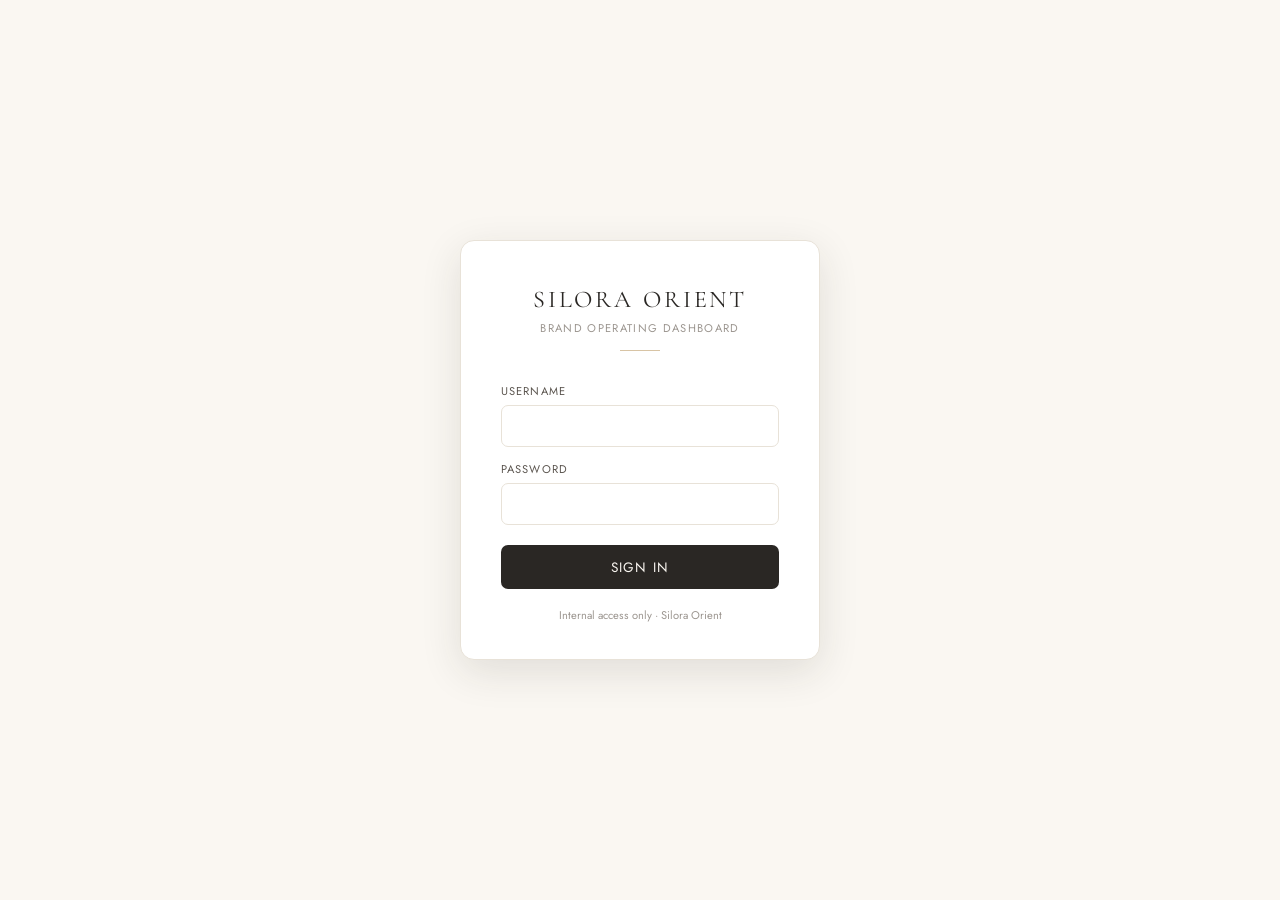
<file: dashboard.html>
<!DOCTYPE html>
<html lang="en">
<head>
  <meta charset="UTF-8" />
  <meta name="viewport" content="width=device-width, initial-scale=1.0" />
  <link rel="icon" type="image/svg+xml" href="favicon.svg" />
  <link rel="icon" type="image/png" sizes="32x32" href="favicon-32x32.png" />
  <link rel="apple-touch-icon" sizes="180x180" href="apple-touch-icon.png" />
<title>SILORA ORIENT — Brand Operating Dashboard</title>
  <link rel="preconnect" href="https://fonts.googleapis.com" />
  <link rel="preconnect" href="https://fonts.gstatic.com" crossorigin />
  <link href="https://fonts.googleapis.com/css2?family=Cormorant+Garamond:ital,wght@0,400;0,600;1,400&family=Jost:wght@300;400;500&display=swap" rel="stylesheet" />
  <style>
    :root {
      --gold: #BF9D6A; --gold-light: #D4B482; --ivory: #FAF7F2; --cream: #F2EDE5;
      --text-dark: #2A2724; --text-mid: #5C5650; --text-light: #9C9690; --border: #E8E2D8;
      --critical: #C0392B; --critical-bg: #FDEDEB;
      --important: #B7770D; --important-bg: #FEF9E7;
      --routine-bg: #F2EDE5;
      --done: #1E8449; --done-bg: #EAFAF1;
      --blocked: #C0392B; --blocked-bg: #FDEDEB;
      --pending: #2471A3; --pending-bg: #EBF5FB;
      --panel-radius: 10px; --shadow: 0 2px 12px rgba(42,39,36,0.07);
    }
    *, *::before, *::after { box-sizing: border-box; margin: 0; padding: 0; }
    body { background: var(--ivory); color: var(--text-dark); font-family: 'Jost', sans-serif; font-weight: 400; min-height: 100vh; padding-bottom: 60px; }

    /* ── Top bar ── */
    .topbar { background: var(--text-dark); color: var(--ivory); display: flex; align-items: center; justify-content: space-between; padding: 14px 28px; position: sticky; top: 0; z-index: 100; gap: 12px; }
    .topbar-brand { font-family: 'Cormorant Garamond', serif; font-size: 1.1rem; letter-spacing: 0.12em; text-transform: uppercase; color: var(--gold-light); white-space: nowrap; }
    .topbar-title { font-size: 0.75rem; letter-spacing: 0.08em; color: var(--text-light); text-transform: uppercase; }
    .topbar-right { display: flex; align-items: center; gap: 10px; flex-shrink: 0; }
    .timestamp { font-size: 0.72rem; color: var(--text-light); }
    .btn-top { background: transparent; border: 1px solid rgba(191,157,106,0.4); color: var(--gold-light); border-radius: 6px; padding: 6px 12px; font-family: 'Jost', sans-serif; font-size: 0.72rem; letter-spacing: 0.06em; cursor: pointer; transition: background 0.2s; white-space: nowrap; }
    .btn-top:hover { background: rgba(191,157,106,0.12); border-color: var(--gold-light); }

    /* ── Sidebar layout ── */
    :root { --topbar-h: 57px; }
    .page-layout { display: flex; align-items: flex-start; }
    .sidebar {
      width: 200px; flex-shrink: 0; background: var(--text-dark); min-height: calc(100vh - var(--topbar-h));
      position: sticky; top: var(--topbar-h); align-self: flex-start;
      transition: width 0.25s ease; overflow: hidden; display: flex; flex-direction: column;
      border-right: 1px solid rgba(255,255,255,0.06); z-index: 90;
    }
    .sidebar.collapsed { width: 52px; }
    .sidebar-toggle {
      display: flex; align-items: center; justify-content: flex-end; padding: 12px 14px 10px;
      border-bottom: 1px solid rgba(255,255,255,0.08); flex-shrink: 0;
    }
    .sidebar.collapsed .sidebar-toggle { justify-content: center; padding: 12px 0 10px; }
    .sidebar-toggle-btn {
      background: none; border: 1px solid rgba(191,157,106,0.3); color: var(--gold-light);
      border-radius: 6px; width: 28px; height: 28px; cursor: pointer;
      display: flex; align-items: center; justify-content: center; font-size: 0.85rem;
      transition: background 0.15s, border-color 0.15s; flex-shrink: 0;
    }
    .sidebar-toggle-btn:hover { background: rgba(191,157,106,0.12); border-color: var(--gold-light); }
    .sidebar-nav { display: flex; flex-direction: column; padding: 10px 0; gap: 2px; flex: 1; overflow-y: auto; }
    .sidebar-item {
      display: flex; align-items: center; gap: 10px; padding: 10px 16px;
      color: rgba(250,247,242,0.6); text-decoration: none; cursor: pointer;
      transition: background 0.15s, color 0.15s; border-radius: 0; white-space: nowrap;
      font-size: 0.8rem; letter-spacing: 0.02em; border: none; background: none;
      font-family: 'Jost', sans-serif; width: 100%; text-align: left;
    }
    .sidebar-item:hover { background: rgba(191,157,106,0.1); color: var(--gold-light); }
    .sidebar-item.active { background: rgba(191,157,106,0.15); color: var(--gold-light); border-left: 2px solid var(--gold); padding-left: 14px; }
    .sidebar-item-icon { font-size: 1rem; flex-shrink: 0; width: 20px; text-align: center; }
    .sidebar-item-label { opacity: 1; transition: opacity 0.2s; white-space: nowrap; overflow: hidden; }
    .sidebar.collapsed .sidebar-item-label { opacity: 0; pointer-events: none; }
    .sidebar.collapsed .sidebar-item { padding: 10px 0; justify-content: center; }
    .sidebar.collapsed .sidebar-item.active { border-left: 2px solid var(--gold); padding-left: 0; }
    .sidebar-section-label {
      font-size: 0.65rem; text-transform: uppercase; letter-spacing: 0.1em;
      color: rgba(156,150,144,0.5); padding: 14px 16px 4px; white-space: nowrap;
    }
    .sidebar.collapsed .sidebar-section-label { display: none; }
    /* ── Sidebar group (parent + sub-items) ── */
    .sidebar-group { display: flex; flex-direction: column; }
    .sidebar-item-row { display: flex; align-items: center; }
    .sidebar-item-row .sidebar-item { flex: 1; }
    .sidebar-expand-btn {
      background: none; border: none; color: rgba(250,247,242,0.3); cursor: pointer;
      padding: 0 10px 0 0; font-size: 0.6rem; transition: color 0.15s, transform 0.2s;
      flex-shrink: 0; line-height: 1;
    }
    .sidebar-expand-btn:hover { color: var(--gold-light); }
    .sidebar-group.open .sidebar-expand-btn { transform: rotate(90deg); color: rgba(250,247,242,0.5); }
    .sidebar.collapsed .sidebar-expand-btn { display: none; }
    .sidebar-sub { overflow: hidden; max-height: 0; transition: max-height 0.25s ease; }
    .sidebar-group.open .sidebar-sub { max-height: 400px; }
    .sidebar.collapsed .sidebar-sub { display: none; }
    .sidebar-sub-item {
      display: flex; align-items: center; gap: 8px;
      padding: 7px 14px 7px 36px;
      color: rgba(250,247,242,0.45); font-size: 0.74rem; cursor: pointer;
      border: none; background: none; font-family: 'Jost', sans-serif;
      width: 100%; text-align: left; white-space: nowrap; overflow: hidden;
      transition: color 0.15s, background 0.15s;
      border-left: 2px solid transparent;
    }
    .sidebar-sub-item::before { content: '·'; margin-right: 4px; flex-shrink: 0; }
    .sidebar-sub-item:hover { color: var(--gold-light); background: rgba(191,157,106,0.08); }
    .sidebar-sub-item.active { color: var(--gold-light); border-left-color: rgba(191,157,106,0.4); }
    .main-content { flex: 1; min-width: 0; }
    .container { max-width: 1100px; margin: 0 auto; padding: 28px 20px; display: flex; flex-direction: column; gap: 16px; }

    /* ── Panel ── */
    .panel { background: #fff; border: 1px solid var(--border); border-radius: var(--panel-radius); box-shadow: var(--shadow); overflow: hidden; }
    .panel-header { display: flex; align-items: center; gap: 12px; padding: 16px 22px; background: var(--cream); cursor: pointer; user-select: none; border-bottom: 1px solid var(--border); transition: background 0.15s; }
    .panel-header:hover { background: #EDE8E0; }
    .panel-icon { font-size: 1.1rem; }
    .panel-title { font-family: 'Cormorant Garamond', serif; font-size: 1.05rem; font-weight: 600; letter-spacing: 0.04em; color: var(--text-dark); flex: 1; }
    .panel-subtitle { font-size: 0.72rem; color: var(--text-light); letter-spacing: 0.04em; text-transform: uppercase; }
    .chevron { font-size: 0.8rem; color: var(--text-light); transition: transform 0.25s ease; }
    .panel.collapsed .chevron { transform: rotate(-90deg); }
    .panel-body { padding: 22px; display: block; }
    .panel.collapsed .panel-body { display: none; }

    .section { margin-bottom: 28px; }
    .section:last-child { margin-bottom: 0; }
    .section-title { font-family: 'Cormorant Garamond', serif; font-size: 0.95rem; font-weight: 600; color: var(--text-mid); text-transform: uppercase; letter-spacing: 0.08em; margin-bottom: 14px; padding-bottom: 8px; border-bottom: 1px solid var(--border); }

    /* ── Phase bars ── */
    .phase-bars { display: flex; flex-direction: column; gap: 12px; }
    .phase-row { display: flex; align-items: center; gap: 14px; }
    .phase-label { font-size: 0.8rem; font-weight: 500; color: var(--text-dark); width: 68px; flex-shrink: 0; }
    .phase-track { flex: 1; height: 8px; background: var(--cream); border-radius: 99px; overflow: hidden; border: 1px solid var(--border); }
    .phase-fill { height: 100%; border-radius: 99px; background: linear-gradient(90deg, var(--gold), var(--gold-light)); transition: width 0.6s ease; }
    .phase-pct { font-size: 0.75rem; color: var(--text-light); width: 36px; text-align: right; flex-shrink: 0; }
    .phase-note { font-size: 0.72rem; color: var(--text-mid); flex: 1.5; }

    /* ── Tables ── */
    .data-table { width: 100%; border-collapse: collapse; font-size: 0.8rem; }
    .data-table th { background: var(--cream); color: var(--text-mid); font-weight: 500; letter-spacing: 0.04em; text-align: left; padding: 8px 12px; border-bottom: 1px solid var(--border); font-size: 0.72rem; text-transform: uppercase; }
    .data-table td { padding: 10px 12px; border-bottom: 1px solid var(--border); color: var(--text-dark); vertical-align: middle; }
    .data-table tr:last-child td { border-bottom: none; }
    .data-table tr:hover td { background: var(--ivory); }

    /* ── Badges ── */
    .badge { display: inline-flex; align-items: center; gap: 4px; padding: 3px 8px; border-radius: 20px; font-size: 0.68rem; font-weight: 500; letter-spacing: 0.02em; white-space: nowrap; }
    .badge-critical { background: var(--critical-bg); color: var(--critical); }
    .badge-important { background: var(--important-bg); color: var(--important); }
    .badge-routine { background: var(--routine-bg); color: var(--text-mid); }
    .badge-done { background: var(--done-bg); color: var(--done); }
    .badge-blocked { background: var(--blocked-bg); color: var(--blocked); }
    .badge-pending { background: var(--pending-bg); color: var(--pending); }
    .badge-claude { background: #EDE8F5; color: #6C3483; }

    /* ── Alerts ── */
    .alert { border-radius: 8px; padding: 12px 16px; font-size: 0.8rem; margin-bottom: 10px; display: flex; align-items: flex-start; gap: 10px; }
    .alert-icon { flex-shrink: 0; font-size: 1rem; }
    .alert-critical { background: var(--critical-bg); color: var(--critical); border-left: 3px solid var(--critical); }
    .alert-warning  { background: var(--important-bg); color: var(--important); border-left: 3px solid var(--important); }
    .alert-note     { background: var(--pending-bg); color: var(--pending); border-left: 3px solid var(--pending); }

    /* ── Next actions ── */
    .next-actions { display: flex; flex-direction: column; gap: 8px; }
    .next-action { display: flex; align-items: center; gap: 12px; background: var(--cream); border-radius: 8px; padding: 12px 16px; border: 1px solid var(--border); }
    .next-action-num { width: 26px; height: 26px; background: var(--gold); color: #fff; border-radius: 50%; display: flex; align-items: center; justify-content: center; font-size: 0.75rem; font-weight: 600; flex-shrink: 0; }
    .next-action-text { flex: 1; font-size: 0.82rem; color: var(--text-dark); }
    .next-action-time { font-size: 0.72rem; color: var(--text-light); flex-shrink: 0; }

    /* ── Task items ── */
    .task-group { margin-bottom: 20px; }
    .task-group-label { font-size: 0.72rem; font-weight: 500; text-transform: uppercase; letter-spacing: 0.08em; color: var(--text-light); margin-bottom: 8px; padding: 0 4px; }
    .task-item { display: flex; align-items: flex-start; gap: 10px; padding: 10px 12px; border-radius: 8px; border: 1px solid var(--border); margin-bottom: 6px; background: #fff; transition: box-shadow 0.15s; }
    .task-item:hover { box-shadow: 0 2px 8px rgba(0,0,0,0.06); }
    .task-item.done { opacity: 0.7; }
    .task-check { width: 18px; height: 18px; border: 2px solid var(--border); border-radius: 4px; flex-shrink: 0; display: flex; align-items: center; justify-content: center; cursor: pointer; transition: all 0.15s; margin-top: 2px; }
    .task-check.done { background: var(--done); border-color: var(--done); }
    .task-check.blocked { background: var(--blocked-bg); border-color: var(--blocked); cursor: not-allowed; }
    .task-check-mark { color: #fff; font-size: 0.65rem; display: none; }
    .task-check.done .task-check-mark { display: block; }
    .task-content { flex: 1; min-width: 0; }
    .task-name { font-size: 0.82rem; color: var(--text-dark); line-height: 1.4; }
    .task-item.done .task-name { text-decoration: line-through; color: var(--text-light); }
    .task-meta { display: flex; gap: 8px; margin-top: 5px; flex-wrap: wrap; }

    /* ── Editable note ── */
    .task-note {
      font-size: 0.72rem; color: var(--text-light); margin-top: 5px;
      border: 1px dashed transparent; border-radius: 4px; padding: 3px 5px;
      cursor: text; transition: border-color 0.15s; outline: none;
      min-height: 20px; display: block;
    }
    .task-note:empty::before { content: attr(data-placeholder); color: var(--border); }
    .task-note:hover { border-color: var(--border); }
    .task-note:focus { border-color: var(--gold); color: var(--text-mid); background: var(--ivory); }

    .task-actions { display: flex; flex-direction: column; gap: 4px; flex-shrink: 0; align-items: flex-end; }
    .task-btn { background: none; border: 1px solid var(--border); color: var(--text-mid); border-radius: 6px; padding: 4px 10px; font-size: 0.7rem; font-family: 'Jost', sans-serif; cursor: pointer; transition: all 0.15s; white-space: nowrap; }
    .task-btn:hover { background: var(--cream); border-color: var(--gold); color: var(--gold); }
    .task-btn.undo { color: var(--text-light); font-size: 0.68rem; }
    .task-btn.delete { color: var(--critical); border-color: var(--critical-bg); font-size: 0.68rem; }
    .task-btn.delete:hover { background: var(--critical-bg); }
    .task-btn.blocked-btn { color: var(--blocked); border-color: var(--critical-bg); cursor: not-allowed; opacity: 0.6; }

    /* ── Quick-add task ── */
    .quick-add {
      display: flex; gap: 8px; align-items: center; flex-wrap: wrap;
      background: var(--cream); border: 1px solid var(--border); border-radius: 8px;
      padding: 12px 14px; margin-bottom: 20px;
    }
    .quick-add input, .quick-add select {
      font-family: 'Jost', sans-serif; font-size: 0.8rem; color: var(--text-dark);
      background: #fff; border: 1px solid var(--border); border-radius: 6px;
      padding: 6px 10px; outline: none; transition: border-color 0.15s;
    }
    .quick-add input { flex: 1; min-width: 180px; }
    .quick-add input:focus, .quick-add select:focus { border-color: var(--gold); }
    .quick-add-btn {
      background: var(--gold); color: #fff; border: none; border-radius: 6px;
      padding: 6px 14px; font-family: 'Jost', sans-serif; font-size: 0.8rem;
      cursor: pointer; transition: background 0.15s; white-space: nowrap;
    }
    .quick-add-btn:hover { background: var(--gold-light); }

    /* ── Pipeline funnel — editable ── */
    .pipeline-grid { display: grid; grid-template-columns: repeat(auto-fit, minmax(260px, 1fr)); gap: 16px; margin-bottom: 20px; }
    .pipeline-card { background: var(--cream); border: 1px solid var(--border); border-radius: var(--panel-radius); padding: 18px; }
    .pipeline-card-title { font-family: 'Cormorant Garamond', serif; font-size: 0.9rem; font-weight: 600; color: var(--text-dark); text-transform: uppercase; letter-spacing: 0.06em; margin-bottom: 14px; }
    .funnel { display: flex; flex-direction: column; gap: 4px; }
    .funnel-row { display: flex; align-items: center; gap: 8px; }
    .funnel-label { font-size: 0.75rem; color: var(--text-mid); flex: 1; }
    .funnel-count {
      font-family: 'Cormorant Garamond', serif; font-size: 1.3rem; font-weight: 600;
      color: var(--text-dark); width: 44px; text-align: right; cursor: pointer;
      border-radius: 4px; padding: 0 4px; transition: background 0.15s;
    }
    .funnel-count:hover { background: rgba(191,157,106,0.12); }
    .funnel-count-input {
      width: 44px; text-align: right; font-family: 'Cormorant Garamond', serif;
      font-size: 1.1rem; font-weight: 600; border: 1px solid var(--gold);
      border-radius: 4px; padding: 0 4px; background: #fff; color: var(--text-dark); outline: none;
    }
    .funnel-arrow { color: var(--text-light); font-size: 0.7rem; margin-left: 12px; }
    .pipeline-hint { font-size: 0.68rem; color: var(--text-light); margin-top: 10px; text-align: right; }

    /* ── KPI row ── */
    .kpi-row { display: grid; grid-template-columns: repeat(auto-fit, minmax(120px, 1fr)); gap: 12px; margin-bottom: 20px; }
    .kpi-card { background: var(--cream); border: 1px solid var(--border); border-radius: 8px; padding: 14px; text-align: center; }
    .kpi-value { font-family: 'Cormorant Garamond', serif; font-size: 2rem; font-weight: 700; color: var(--text-dark); line-height: 1; }
    .kpi-label { font-size: 0.68rem; color: var(--text-light); text-transform: uppercase; letter-spacing: 0.06em; margin-top: 5px; }

    /* ── Supplier cards ── */
    .supplier-cards { display: flex; flex-direction: column; gap: 14px; }
    .supplier-card { border: 1px solid var(--border); border-radius: var(--panel-radius); overflow: hidden; }
    .supplier-card-header { background: var(--cream); padding: 14px 18px; display: flex; align-items: center; justify-content: space-between; gap: 10px; }
    .supplier-card-body { padding: 16px 18px; }
    .stage-track { display: flex; gap: 6px; margin-bottom: 14px; }
    .stage-pip { flex: 1; height: 6px; border-radius: 99px; background: var(--border); }
    .stage-pip.done { background: var(--gold); }
    .stage-pip.active { background: var(--gold-light); opacity: 0.5; }
    .stage-labels { display: flex; font-size: 0.65rem; color: var(--text-light); text-transform: uppercase; letter-spacing: 0.04em; margin-bottom: 12px; }
    .stage-labels span { flex: 1; text-align: center; }
    .supplier-next { font-size: 0.78rem; color: var(--text-mid); background: var(--ivory); border: 1px solid var(--border); border-radius: 6px; padding: 8px 12px; }
    .supplier-next strong { color: var(--text-dark); }

    /* ── Contact log ── */
    .contact-log-table { width: 100%; border-collapse: collapse; font-size: 0.78rem; margin-bottom: 14px; }
    .contact-log-table th { background: var(--cream); color: var(--text-mid); font-weight: 500; text-transform: uppercase; font-size: 0.68rem; letter-spacing: 0.04em; padding: 7px 10px; border-bottom: 1px solid var(--border); text-align: left; }
    .contact-log-table td { padding: 8px 10px; border-bottom: 1px solid var(--border); vertical-align: top; color: var(--text-dark); }
    .contact-log-table tr:last-child td { border-bottom: none; }
    .contact-log-table tr:hover td { background: var(--ivory); }
    .log-empty { font-size: 0.78rem; color: var(--text-light); padding: 12px 0; text-align: center; }
    .log-delete { background: none; border: none; color: var(--border); cursor: pointer; font-size: 0.9rem; transition: color 0.15s; padding: 0 4px; }
    .log-delete:hover { color: var(--critical); }
    .log-add-form { display: flex; gap: 8px; flex-wrap: wrap; align-items: flex-end; background: var(--cream); border: 1px solid var(--border); border-radius: 8px; padding: 12px 14px; }
    .log-add-form input, .log-add-form select {
      font-family: 'Jost', sans-serif; font-size: 0.78rem; color: var(--text-dark);
      background: #fff; border: 1px solid var(--border); border-radius: 6px; padding: 6px 9px; outline: none; flex: 1; min-width: 100px;
    }
    .log-add-form input:focus, .log-add-form select:focus { border-color: var(--gold); }
    .log-add-form label { font-size: 0.68rem; color: var(--text-light); display: flex; flex-direction: column; gap: 3px; flex: 1; min-width: 90px; }
    .log-add-btn { background: var(--gold); color: #fff; border: none; border-radius: 6px; padding: 6px 14px; font-family: 'Jost', sans-serif; font-size: 0.78rem; cursor: pointer; transition: background 0.15s; align-self: flex-end; white-space: nowrap; }
    .log-add-btn:hover { background: var(--gold-light); }

    /* ── Weekly checklist ── */
    .weekly-check { display: flex; flex-direction: column; gap: 6px; }
    .weekly-item { display: flex; align-items: center; gap: 10px; font-size: 0.8rem; color: var(--text-mid); cursor: pointer; }
    .weekly-item input[type="checkbox"] { accent-color: var(--gold); width: 16px; height: 16px; cursor: pointer; flex-shrink: 0; }
    .weekly-item.checked { color: var(--done); text-decoration: line-through; opacity: 0.7; }
    .weekly-reset { background: none; border: 1px solid var(--border); color: var(--text-light); border-radius: 6px; padding: 5px 12px; font-family: 'Jost', sans-serif; font-size: 0.72rem; cursor: pointer; margin-top: 10px; transition: all 0.15s; }
    .weekly-reset:hover { border-color: var(--gold); color: var(--gold); }

    /* ── Signals ── */
    .signals { display: flex; flex-direction: column; gap: 8px; }
    .signal { display: flex; align-items: flex-start; gap: 10px; padding: 10px 14px; border-radius: 8px; font-size: 0.8rem; border: 1px solid transparent; }
    .signal-ok   { background: var(--done-bg);      border-color: #A9DFBF; color: var(--done); }
    .signal-warn { background: var(--important-bg); border-color: #F9E79F; color: var(--important); }
    .signal-info { background: var(--pending-bg);   border-color: #AED6F1; color: var(--pending); }

    /* ── Activation queue ── */
    .activation-row.done-row td { opacity: 0.4; }
    .activation-row.done-row { text-decoration: none; }

    /* ── Export bar ── */
    .export-bar { position: fixed; bottom: 0; left: 0; right: 0; background: var(--text-dark); border-top: 1px solid rgba(255,255,255,0.08); padding: 10px 20px; display: flex; justify-content: center; gap: 10px; z-index: 200; }
    .btn-export { background: transparent; border: 1px solid rgba(191,157,106,0.35); color: var(--gold-light); border-radius: 6px; padding: 8px 16px; font-family: 'Jost', sans-serif; font-size: 0.75rem; letter-spacing: 0.05em; cursor: pointer; transition: background 0.2s; }
    .btn-export:hover { background: rgba(191,157,106,0.12); border-color: var(--gold-light); }

    /* ── Toast ── */
    .toast { position: fixed; bottom: 70px; left: 50%; transform: translateX(-50%); background: var(--text-dark); color: var(--ivory); padding: 10px 20px; border-radius: 8px; font-size: 0.78rem; box-shadow: 0 4px 16px rgba(0,0,0,0.2); opacity: 0; pointer-events: none; transition: opacity 0.25s; z-index: 300; white-space: nowrap; }
    .toast.show { opacity: 1; }

    /* ── Today's Focus ── */
    .focus-cards { display: flex; flex-direction: column; gap: 8px; }
    .focus-card { display: flex; align-items: center; gap: 12px; background: #fff; border: 1px solid var(--border); border-radius: 8px; padding: 10px 14px; border-left: 3px solid var(--gold); }
    .focus-card.urgent { border-left-color: var(--critical); background: var(--critical-bg); }
    .focus-card-num { width: 22px; height: 22px; background: var(--gold); color: #fff; border-radius: 50%; display: flex; align-items: center; justify-content: center; font-size: 0.7rem; font-weight: 600; flex-shrink: 0; }
    .focus-card.urgent .focus-card-num { background: var(--critical); }
    .focus-card-text { flex: 1; font-size: 0.82rem; color: var(--text-dark); line-height: 1.35; }
    .focus-card-due { font-size: 0.7rem; color: var(--text-light); flex-shrink: 0; white-space: nowrap; }
    .focus-card.urgent .focus-card-due { color: var(--critical); font-weight: 600; }

    /* ── Activation progress ── */
    .act-progress { display: flex; align-items: center; gap: 12px; background: var(--cream); border: 1px solid var(--border); border-radius: 8px; padding: 12px 16px; margin-bottom: 14px; }
    .act-progress-bar { flex: 1; height: 6px; background: var(--border); border-radius: 99px; overflow: hidden; }
    .act-progress-fill { height: 100%; background: linear-gradient(90deg, var(--gold), var(--gold-light)); border-radius: 99px; transition: width 0.4s ease; }
    .act-progress-label { font-size: 0.75rem; color: var(--text-mid); white-space: nowrap; }

    /* ── Countdown badge ── */
    .countdown-badge { display: inline-flex; align-items: center; gap: 4px; background: var(--critical); color: #fff; padding: 2px 9px; border-radius: 20px; font-size: 0.7rem; font-weight: 600; letter-spacing: 0.04em; margin-left: 6px; vertical-align: middle; }
    .countdown-badge.warn { background: var(--important); }
    .countdown-badge.safe { background: var(--done); }

    /* ── Print ── */
    @media print {
      .topbar, .export-bar, .task-btn, .btn-top, .quick-add, .log-add-form, .weekly-reset, .sidebar { display: none !important; }
      .panel.collapsed .panel-body { display: block !important; }
      body { padding-bottom: 0; }
      .panel { box-shadow: none; break-inside: avoid; }
    }
    @media (max-width: 640px) {
      .topbar { padding: 12px 16px; }
      .topbar-brand { font-size: 0.95rem; }
      .container { padding: 16px 12px; }
      .panel-body { padding: 16px; }
      .pipeline-grid { grid-template-columns: 1fr; }
      .kpi-row { grid-template-columns: repeat(2, 1fr); }
      .phase-note { display: none; }
      .quick-add { flex-direction: column; }
      .sidebar { display: none; }
    }
  </style>
</head>
<body>

<div class="topbar">
  <div>
    <div class="topbar-brand">Silora Orient</div>
    <div class="topbar-title">Brand Operating Dashboard</div>
  </div>
  <div class="topbar-right">
    <span class="timestamp" id="ts">—</span>
    <span id="topbar-user-info" style="display:none;font-size:0.72rem;color:var(--text-light);letter-spacing:0.04em;padding:0 4px;border-left:1px solid rgba(255,255,255,0.1);padding-left:12px;"></span>
    <button class="btn-top" onclick="exportPDF()">⬇ PDF</button>
    <button class="btn-top" onclick="exportCSV()">⬇ CSV</button>
    <button class="btn-top" onclick="exportObsidian()">⬇ Obsidian</button>
    <button class="btn-top" id="btn-manage-users" style="display:none;border-color:rgba(191,157,106,0.6)" onclick="sAuth_openUserModal()">👥 Users</button>
    <button class="btn-top" style="border-color:rgba(255,255,255,0.15);color:rgba(250,247,242,0.5)" onclick="sAuth_logout()">Sign Out</button>
  </div>
</div>

<div class="page-layout" id="page-layout-wrapper">

<!-- ══ SIDEBAR ══ -->
<nav class="sidebar" id="sidebar">
  <div class="sidebar-toggle">
    <button class="sidebar-toggle-btn" onclick="toggleSidebar()" title="Toggle navigation">☰</button>
  </div>
  <div class="sidebar-nav">
    <div class="sidebar-section-label">Modules</div>

    <!-- Panel 1 -->
    <div class="sidebar-group" id="nav-group-panel-1">
      <div class="sidebar-item-row">
        <button class="sidebar-item active" onclick="navToPanel('panel-1')" id="nav-panel-1">
          <span class="sidebar-item-icon">📊</span>
          <span class="sidebar-item-label">Project Status</span>
        </button>
        <button class="sidebar-expand-btn" onclick="toggleNavGroup('panel-1')" title="Expand">▶</button>
      </div>
      <div class="sidebar-sub" id="nav-sub-panel-1">
        <button class="sidebar-sub-item" onclick="navToSection('panel-1','sec-focus')">Today's Focus</button>
        <button class="sidebar-sub-item" onclick="navToSection('panel-1','sec-phases')">Phase Progress</button>
        <button class="sidebar-sub-item" onclick="navToSection('panel-1','sec-claude-tasks')">Claude Tasks</button>
        <button class="sidebar-sub-item" onclick="navToSection('panel-1','sec-risks')">Risks & Blockers</button>
        <button class="sidebar-sub-item" onclick="navToSection('panel-1','sec-activation')">Activation Queue</button>
        <button class="sidebar-sub-item" onclick="navToSection('panel-1','sec-complete')">What's Complete</button>
        <button class="sidebar-sub-item" onclick="navToSection('panel-1','sec-next')">Next Actions</button>
      </div>
    </div>

    <!-- Panel 2 -->
    <div class="sidebar-group" id="nav-group-panel-2">
      <div class="sidebar-item-row">
        <button class="sidebar-item" onclick="navToPanel('panel-2')" id="nav-panel-2">
          <span class="sidebar-item-icon">✅</span>
          <span class="sidebar-item-label">Task Checklist</span>
        </button>
      </div>
    </div>

    <!-- Panel 3 -->
    <div class="sidebar-group" id="nav-group-panel-3">
      <div class="sidebar-item-row">
        <button class="sidebar-item" onclick="navToPanel('panel-3')" id="nav-panel-3">
          <span class="sidebar-item-icon">💰</span>
          <span class="sidebar-item-label">Sales Pipeline</span>
        </button>
        <button class="sidebar-expand-btn" onclick="toggleNavGroup('panel-3')" title="Expand">▶</button>
      </div>
      <div class="sidebar-sub" id="nav-sub-panel-3">
        <button class="sidebar-sub-item" onclick="navToSection('panel-3','sec-revenue')">Revenue Summary</button>
        <button class="sidebar-sub-item" onclick="navToSection('panel-3','sec-funnel')">Funnel Overview</button>
        <button class="sidebar-sub-item" onclick="navToSection('panel-3','sec-weekly-goals')">Weekly Goals</button>
      </div>
    </div>

    <!-- Panel 4 -->
    <div class="sidebar-group" id="nav-group-panel-4">
      <div class="sidebar-item-row">
        <button class="sidebar-item" onclick="navToPanel('panel-4')" id="nav-panel-4">
          <span class="sidebar-item-icon">🛠</span>
          <span class="sidebar-item-label">Supplier Coord.</span>
        </button>
        <button class="sidebar-expand-btn" onclick="toggleNavGroup('panel-4')" title="Expand">▶</button>
      </div>
      <div class="sidebar-sub" id="nav-sub-panel-4">
        <button class="sidebar-sub-item" onclick="navToSection('panel-4','sec-active-projects')">Active Projects</button>
        <button class="sidebar-sub-item" onclick="navToSection('panel-4','sec-supplier-log')">Contact Log</button>
        <button class="sidebar-sub-item" onclick="navToSection('panel-4','sec-photo-standards')">Photo Standards</button>
      </div>
    </div>

    <!-- Panel 5 -->
    <div class="sidebar-group" id="nav-group-panel-5">
      <div class="sidebar-item-row">
        <button class="sidebar-item" onclick="navToPanel('panel-5')" id="nav-panel-5">
          <span class="sidebar-item-icon">📈</span>
          <span class="sidebar-item-label">Strategy & Review</span>
        </button>
        <button class="sidebar-expand-btn" onclick="toggleNavGroup('panel-5')" title="Expand">▶</button>
      </div>
      <div class="sidebar-sub" id="nav-sub-panel-5">
        <button class="sidebar-sub-item" onclick="navToSection('panel-5','sec-metrics')">Key Metrics</button>
        <button class="sidebar-sub-item" onclick="navToSection('panel-5','sec-content-perf')">Content Perf.</button>
        <button class="sidebar-sub-item" onclick="navToSection('panel-5','sec-strategy')">Strategy Signals</button>
        <button class="sidebar-sub-item" onclick="navToSection('panel-5','sec-weekly-review')">Weekly Review</button>
      </div>
    </div>

    <!-- Panel 6 -->
    <div class="sidebar-group" id="nav-group-panel-6">
      <div class="sidebar-item-row">
        <button class="sidebar-item" onclick="navToPanel('panel-6')" id="nav-panel-6">
          <span class="sidebar-item-icon">🗂</span>
          <span class="sidebar-item-label">Product Catalog</span>
        </button>
        <button class="sidebar-expand-btn" onclick="toggleNavGroup('panel-6')" title="Expand">▶</button>
      </div>
      <div class="sidebar-sub" id="nav-sub-panel-6">
        <button class="sidebar-sub-item" onclick="navToSection('panel-6','sec-publish')">Publish Workflow</button>
        <button class="sidebar-sub-item" onclick="navToSection('panel-6','sec-series')">Series Status</button>
        <button class="sidebar-sub-item" onclick="navToSection('panel-6','sec-photo-ref')">Photo Standards</button>
      </div>
    </div>

  </div>
</nav>

<div class="main-content">
<div class="container">

  <!-- ══ PANEL 1: PROJECT STATUS ══ -->
  <div class="panel" id="panel-1">
    <div class="panel-header" onclick="togglePanel('panel-1')">
      <span class="panel-icon">📊</span>
      <div style="flex:1">
        <div class="panel-title">Project Status</div>
        <div class="panel-subtitle">Phases · Claude tasks · Founder activation queue · Next actions</div>
      </div>
      <span class="chevron">▼</span>
    </div>
    <div class="panel-body">
      <div class="section" id="sec-focus">
        <div class="section-title">Today's Focus <span id="focus-date" style="font-family:'Jost',sans-serif;font-weight:400;font-size:0.7rem;color:var(--text-light);letter-spacing:0;text-transform:none;margin-left:6px;"></span></div>
        <div class="focus-cards" id="focus-cards"></div>
      </div>
      <div class="section" id="sec-phases">
        <div class="section-title">Phase Progress</div>
        <div class="phase-bars">
          <div class="phase-row"><div class="phase-label">Phase 1</div><div class="phase-track"><div class="phase-fill" style="width:90%"></div></div><div class="phase-pct">90%</div><div class="phase-note">✅ Code + site fully built — 6 founder tool activations pending (GA4, Mailchimp, Airtable, Zapier, Cal.com, Stripe)</div></div>
          <div class="phase-row"><div class="phase-label">Phase 2</div><div class="phase-track"><div class="phase-fill" style="width:15%"></div></div><div class="phase-pct">15%</div><div class="phase-note">⏳ Doc complete — blocked on Phase 1 activation · UN exhibition Apr 20 is Phase 2 B2B</div></div>
          <div class="phase-row"><div class="phase-label">Phase 3</div><div class="phase-track"><div class="phase-fill" style="width:12%"></div></div><div class="phase-pct">12%</div><div class="phase-note">📋 Blueprint complete — awaiting prerequisites</div></div>
          <div class="phase-row"><div class="phase-label">Phase 4</div><div class="phase-track"><div class="phase-fill" style="width:0%"></div></div><div class="phase-pct">0%</div><div class="phase-note">🔮 Not yet planned</div></div>
        </div>
      </div>

      <div class="section" id="sec-claude-tasks">
        <div class="section-title">Claude Task Status</div>
        <table class="data-table"><thead><tr><th>Task</th><th>Status</th><th>Date</th><th>Note</th></tr></thead><tbody id="claude-tasks-table"></tbody></table>
      </div>

      <div class="section" id="sec-risks">
        <div class="section-title">Risks & Blockers</div>
        <div class="alert" id="un-countdown-alert" style="display:none"></div>
        <div class="alert alert-critical"><span class="alert-icon">🔴</span><span><strong>BLOCKER</strong> — Phase 1 not yet activated. Phase 2 and 3 cannot start.</span></div>
        <div class="alert alert-warning"><span class="alert-icon">🟡</span><span><strong>RISK</strong> — Mailchimp free tier caps at 500 subscribers. Monitor approaching 400.</span></div>
        <div class="alert alert-note"><span class="alert-icon">ℹ️</span><span><strong>NOTE</strong> — Phase 3 Next.js dashboard needs a developer. Not yet engaged.</span></div>
      </div>

      <div class="section" id="sec-activation">
        <div class="section-title">Founder Activation Queue</div>
        <div class="act-progress">
          <div class="act-progress-bar"><div class="act-progress-fill" id="act-progress-fill" style="width:0%"></div></div>
          <div class="act-progress-label" id="act-progress-label">0 of 8 steps completed</div>
        </div>
        <table class="data-table">
          <thead><tr><th>#</th><th>Action</th><th>Priority</th><th>Time</th><th>Depends on</th><th></th></tr></thead>
          <tbody id="activation-queue-table"></tbody>
        </table>
      </div>

      <div class="section" id="sec-complete">
        <div class="section-title">What's Complete — Site is Fully Live ✅</div>
        <div style="background:var(--done-bg);border:1px solid #A9DFBF;border-radius:8px;padding:16px 20px;font-size:0.82rem;line-height:2;">
          <strong style="display:block;margin-bottom:6px;color:var(--done);">Everything built and deployed — as of Apr 12, 2026</strong>
          ✅ 4-series site structure: 兰花 · 四时之景 · 定制 · 亲情<br>
          ✅ All product images live (crystal curtain, lily, lotus, osmanthus ×2, orchid)<br>
          ✅ Custom order form: flower → color → jewels → story (5 steps)<br>
          ✅ Pricing: 兰花 from $60 · other series from $80 · custom from $140<br>
          ✅ Global ink-painting watermark background<br>
          ✅ Mobile-first responsive layout on all 9 pages<br>
          ✅ Nav unified: single "Collections" link, no duplicates<br>
          ✅ All broken images fixed, all stale links resolved<br>
          ✅ Dashboard: Panel 6 catalog, publish workflow, supplier log, metrics<br>
          ✅ Newsletter subscribe (Formspree), contact form, stories page<br>
          ✅ 亲情系列 · Kinship — now live: mother-daughter / sisters / three generations sets · sets from $160<br>
          ℹ️ <span style="color:var(--text-mid);">Next:</span> 亲情系列 — upload a photo to replace the placeholder image
        </div>
      </div>

      <div class="section" id="sec-next">
        <div class="section-title">What You Need to Do Next — Priority Order</div>
        <div class="next-actions">
          <div class="next-action"><div class="next-action-num">1</div><div class="next-action-text">🔥 <strong>UN Exhibition (Apr 20)</strong> — Follow up with UN cultural office by Apr 15 to confirm. Prepare 6–8 pieces + bilingual display cards. See admin/un-exhibition-proposal.md</div><div class="next-action-time">Apr 15</div></div>
          <div class="next-action"><div class="next-action-num">2</div><div class="next-action-text">🔥 <strong>GA4</strong> — Create Google Analytics 4 property → get Measurement ID (G-XXXXXXX) → ask Claude to replace it in all 9 HTML files → push</div><div class="next-action-time">20 min</div></div>
          <div class="next-action"><div class="next-action-num">3</div><div class="next-action-text">🔥 <strong>Stripe</strong> — Create Stripe account → create 3 payment links (Custom $140 · Series $80 · Orchid earrings $79) → send to Claude to embed on site</div><div class="next-action-time">1 hr</div></div>
          <div class="next-action"><div class="next-action-num">4</div><div class="next-action-text">🟡 <strong>Cal.com</strong> — Create free Cal.com account → copy your username → ask Claude to replace YOUR_CAL_USERNAME in custom.html → push</div><div class="next-action-time">30 min</div></div>
          <div class="next-action"><div class="next-action-num">5</div><div class="next-action-text">🟡 <strong>Mailchimp</strong> — Create free Mailchimp account → get API key + Audience ID + Server prefix → tell Claude → Claude sets up Vercel env vars</div><div class="next-action-time">1 hr</div></div>
          <div class="next-action"><div class="next-action-num">6</div><div class="next-action-text">🟡 <strong>亲情系列</strong> — Write a short story (2–3 sentences) about a mother-daughter or family piece → take or source an image → Claude will publish the series</div><div class="next-action-time">Anytime</div></div>
        </div>
      </div>
    </div>
  </div>

  <!-- ══ PANEL 2: TASK CHECKLIST ══ -->
  <div class="panel collapsed" id="panel-2">
    <div class="panel-header" onclick="togglePanel('panel-2')">
      <span class="panel-icon">✅</span>
      <div style="flex:1">
        <div class="panel-title">Task Checklist</div>
        <div class="panel-subtitle">B2C · B2B · Content · Suppliers · Ad-hoc — all actionable items</div>
      </div>
      <span class="chevron">▼</span>
    </div>
    <div class="panel-body">
      <!-- Quick add -->
      <div class="quick-add">
        <input type="text" id="qa-name" placeholder="New task description…" onkeydown="if(event.key==='Enter')addTask()" />
        <select id="qa-group">
          <option value="Ad-hoc">Ad-hoc</option>
          <option value="B2C Sales">B2C Sales</option>
          <option value="B2B Sales">B2B Sales</option>
          <option value="Content">Content</option>
          <option value="Suppliers">Suppliers</option>
        </select>
        <select id="qa-priority">
          <option value="critical">🔥 Critical</option>
          <option value="important" selected>🟡 Important</option>
          <option value="routine">⭕ Routine</option>
        </select>
        <button class="quick-add-btn" onclick="addTask()">+ Add Task</button>
      </div>
      <div id="tasks-body"></div>
    </div>
  </div>

  <!-- ══ PANEL 3: SALES PIPELINE ══ -->
  <div class="panel collapsed" id="panel-3">
    <div class="panel-header" onclick="togglePanel('panel-3')">
      <span class="panel-icon">💰</span>
      <div style="flex:1">
        <div class="panel-title">Sales Pipeline</div>
        <div class="panel-subtitle">B2C commissions · B2B partners · Conversion rates · Revenue</div>
      </div>
      <span class="chevron">▼</span>
    </div>
    <div class="panel-body">
      <div class="section" id="sec-revenue">
        <div class="section-title">Revenue Summary</div>
        <div class="kpi-row" id="kpi-row"></div>
      </div>
      <div class="section" id="sec-funnel">
        <div class="section-title">Funnel Overview <span style="font-size:0.68rem;color:var(--text-light);font-family:'Jost',sans-serif;font-weight:400;letter-spacing:0">&nbsp;— click any number to edit</span></div>
        <div class="pipeline-grid" id="pipeline-grid"></div>
      </div>
      <div class="section" id="sec-weekly-goals">
        <div class="section-title">Weekly Goals</div>
        <table class="data-table"><thead><tr><th>Goal</th><th>Target</th><th>Current</th><th>Status</th></tr></thead><tbody id="goals-table"></tbody></table>
      </div>
    </div>
  </div>

  <!-- ══ PANEL 4: SUPPLIER COORD ══ -->
  <div class="panel collapsed" id="panel-4">
    <div class="panel-header" onclick="togglePanel('panel-4')">
      <span class="panel-icon">🛠</span>
      <div style="flex:1">
        <div class="panel-title">Supplier Coordination</div>
        <div class="panel-subtitle">Active projects · Contact log · Photo standards</div>
      </div>
      <span class="chevron">▼</span>
    </div>
    <div class="panel-body">
      <div class="section" id="sec-active-projects">
        <div class="section-title">Active Projects</div>
        <div class="supplier-cards" id="supplier-cards"></div>
      </div>

      <div class="section" id="sec-supplier-log">
        <div class="section-title">Supplier Contact Log</div>
        <table class="contact-log-table" id="contact-log-table">
          <thead><tr><th>Date</th><th>Supplier</th><th>Topic</th><th>Outcome</th><th>Next Step</th><th></th></tr></thead>
          <tbody id="contact-log-body"></tbody>
        </table>
        <div class="log-add-form">
          <label>Supplier<input type="text" id="log-supplier" placeholder="Supplier name" /></label>
          <label>Topic<input type="text" id="log-topic" placeholder="e.g. Color approval" /></label>
          <label>Outcome<input type="text" id="log-outcome" placeholder="e.g. Approved sapphire blue" /></label>
          <label>Next Step<input type="text" id="log-next" placeholder="e.g. Send production brief" /></label>
          <button class="log-add-btn" onclick="addContactLog()">+ Log Contact</button>
        </div>
      </div>

      <div class="section" id="sec-photo-standards">
        <div class="section-title">Photo Quality Standards</div>
        <table class="data-table">
          <thead><tr><th>Standard</th><th>Requirement</th></tr></thead>
          <tbody>
            <tr><td>Resolution</td><td>Min 1200×1200px · preferred 3000×3000px</td></tr>
            <tr><td>Background</td><td>Ivory #FAF7F2 or natural linen · no pure white</td></tr>
            <tr><td>Lighting</td><td>Natural diffused or studio softbox · no harsh shadows</td></tr>
            <tr><td>Focus</td><td>Tack sharp on focal element · gemstones show reflections</td></tr>
            <tr><td>Angles</td><td>Hero · 45° · Detail (macro) · Flat lay</td></tr>
            <tr><td>Format</td><td>JPG for web · RAW or TIFF for archive</td></tr>
          </tbody>
        </table>
      </div>
    </div>
  </div>

  <!-- ══ PANEL 5: STRATEGY & REVIEW ══ -->
  <div class="panel collapsed" id="panel-5">
    <div class="panel-header" onclick="togglePanel('panel-5')">
      <span class="panel-icon">📈</span>
      <div style="flex:1">
        <div class="panel-title">Strategy & Review</div>
        <div class="panel-subtitle">Metrics · Content performance · Signals · Weekly checklist</div>
      </div>
      <span class="chevron">▼</span>
    </div>
    <div class="panel-body">
      <div class="section" id="sec-metrics">
        <div class="section-title">Key Metrics</div>
        <table class="data-table"><thead><tr><th>Metric</th><th>Current</th><th>Last Week</th><th>Change</th><th>Target</th></tr></thead><tbody id="metrics-table"></tbody></table>
      </div>
      <div class="section" id="sec-content-perf">
        <div class="section-title">Content Performance</div>
        <table class="data-table">
          <thead><tr><th>Content Type</th><th>Multiplier</th><th>Signal</th></tr></thead>
          <tbody>
            <tr><td>Customer Stories</td><td>2.1×</td><td>✅ Create more</td></tr>
            <tr><td>Journal entries</td><td>1.8×</td><td>✅ Maintain cadence</td></tr>
            <tr><td>Collections pages</td><td>1.2×</td><td>⭕ Stable</td></tr>
            <tr><td>Home page</td><td>1.0×</td><td>⭕ Baseline</td></tr>
            <tr><td>Contact page</td><td>0.8×</td><td>🔄 Review CTA copy</td></tr>
          </tbody>
        </table>
      </div>
      <div class="section" id="sec-strategy">
        <div class="section-title">Strategy Signals</div>
        <div class="signals">
          <div class="signal signal-warn">🟡 No GA4 data yet — activate GA4 Measurement ID to unlock real traffic signals</div>
          <div class="signal signal-warn">🟡 Zero commissions tracked — activate Airtable (Phase 1 P0-C) to see pipeline</div>
          <div class="signal signal-ok">✅ Customer stories drive 2× engagement — prioritize story intake in Phase 2</div>
          <div class="signal signal-info">ℹ️ Stylists target 42% response rate — highest B2B channel — allocate outreach here first</div>
        </div>
      </div>
      <div class="section" id="sec-weekly-review">
        <div class="section-title">Weekly Review Checklist <span style="font-size:0.68rem;color:var(--text-light);font-family:'Jost',sans-serif;font-weight:400;letter-spacing:0">&nbsp;— Every Monday · 15–20 min</span></div>
        <div class="weekly-check" id="weekly-check"></div>
        <button class="weekly-reset" onclick="resetWeekly()">↺ Reset for new week</button>
      </div>
    </div>
  </div>

  <!-- ══ PANEL 6: PRODUCT CATALOG ══ -->
  <div class="panel collapsed" id="panel-6">
    <div class="panel-header" onclick="togglePanel('panel-6')">
      <span class="panel-icon">🗂</span>
      <div style="flex:1">
        <div class="panel-title">Product Catalog</div>
        <div class="panel-subtitle">Series status · Publish / unpublish · Image checklist · Pricing</div>
      </div>
      <span class="chevron">▼</span>
    </div>
    <div class="panel-body">

      <div class="section" id="sec-publish">
        <div class="section-title">Publish / Unpublish Workflow</div>
        <div style="background:var(--cream);border-left:3px solid var(--gold);padding:14px 18px;font-size:0.8rem;line-height:1.9;border-radius:0 6px 6px 0;margin-bottom:8px;">
          <strong>To publish a series:</strong><br>
          1. Put image in <code style="background:var(--border);padding:1px 5px;border-radius:3px;">images/filename.jpg</code>&nbsp;&nbsp;
          2. Open <code style="background:var(--border);padding:1px 5px;border-radius:3px;">content/collections.json</code>&nbsp;&nbsp;
          3. Set <code style="background:var(--border);padding:1px 5px;border-radius:3px;">"published": true</code> + add image filename&nbsp;&nbsp;
          4. <code style="background:var(--border);padding:1px 5px;border-radius:3px;">git push</code> → live in 30 seconds
        </div>
        <div style="background:#FDEDEB;border-left:3px solid var(--critical);padding:10px 18px;font-size:0.78rem;border-radius:0 6px 6px 0;">
          <strong>To unpublish (out of stock / pause):</strong> Set <code style="background:rgba(0,0,0,0.06);padding:1px 4px;border-radius:3px;">"published": false</code> in <code style="background:rgba(0,0,0,0.06);padding:1px 4px;border-radius:3px;">content/collections.json</code> → push. Series disappears from site immediately.
        </div>
      </div>

      <div class="section" id="sec-series">
        <div class="section-title">Series Status <span id="catalog-summary" style="font-family:'Jost',sans-serif;font-weight:400;font-size:0.72rem;color:var(--text-light);letter-spacing:0;text-transform:none;margin-left:8px;"></span></div>
        <div id="catalog-loading" style="font-size:0.8rem;color:var(--text-light);padding:8px 0;">Loading catalog…</div>
        <table class="data-table" id="catalog-table" style="display:none;">
          <thead>
            <tr>
              <th>Series</th>
              <th>Category</th>
              <th>Status</th>
              <th>Image</th>
              <th>Price</th>
              <th>Action needed</th>
            </tr>
          </thead>
          <tbody id="catalog-body"></tbody>
        </table>
      </div>

      <div class="section" id="sec-photo-ref">
        <div class="section-title">Photo Standards (quick ref)</div>
        <div style="display:grid;grid-template-columns:repeat(auto-fit,minmax(200px,1fr));gap:10px;font-size:0.78rem;">
          <div style="background:var(--cream);padding:10px 14px;border-radius:6px;"><strong>Size</strong><br>Min 1200×1200 · Ideal 3000×3000</div>
          <div style="background:var(--cream);padding:10px 14px;border-radius:6px;"><strong>Background</strong><br>Ivory #FAF7F2 or natural linen</div>
          <div style="background:var(--cream);padding:10px 14px;border-radius:6px;"><strong>Format</strong><br>JPG for web · RAW/TIFF archive</div>
          <div style="background:var(--cream);padding:10px 14px;border-radius:6px;"><strong>Filename</strong><br>[series]-[item]-[angle].jpg</div>
        </div>
      </div>

    </div>
  </div>

</div><!-- /.container -->
</div><!-- /.main-content -->
</div><!-- /.page-layout -->

<div class="export-bar" id="export-bar">
  <button class="btn-export" onclick="exportPDF()">⬇ PDF Export</button>
  <button class="btn-export" onclick="exportCSV()">⬇ CSV Tasks</button>
  <button class="btn-export" onclick="exportObsidian()">⬇ Obsidian Export</button>
</div>
<div class="toast" id="toast"></div>

<!-- ══ DASHBOARD DATA — edit numbers here ══ -->
<script>
const DASHBOARD_DATA = {
  claudeTasks: [
    { id:"INFRA", name:"Deploy pipeline fix",          status:"claude", date:"Apr 6, 2026",  note:"vercel.json + CommonJS" },
    { id:"P0-A",  name:"GA4 analytics setup",          status:"pending",date:"Apr 7, 2026",  note:"🔄 Founder: replace G-XXXXXXXXXX in 9 HTML files" },
    { id:"P0-B",  name:"Mailchimp subscribe API",      status:"pending",date:"Apr 7, 2026",  note:"🔄 Founder: set 3 Vercel env vars" },
    { id:"P0-C",  name:"Airtable schema",              status:"pending",date:"Apr 7, 2026",  note:"🔄 Founder: build base from admin/airtable-schema.md" },
    { id:"P1-A",  name:"Zapier setup guide",           status:"pending",date:"Apr 8, 2026",  note:"🔄 Founder: configure 2 Zaps in Zapier" },
    { id:"P1-B",  name:"Cal.com booking embed",        status:"pending",date:"Apr 8, 2026",  note:"🔄 Founder: replace YOUR_CAL_USERNAME in custom.html" },
    { id:"P1-C",  name:"Stripe payment links",         status:"pending",date:"Apr 8, 2026",  note:"🔄 Founder: create 15 links in Stripe" },
    { id:"1.2.A", name:"Mailchimp welcome emails",     status:"pending",date:"Apr 8, 2026",  note:"🔄 Founder: activate Customer Journey in Mailchimp" },
    { id:"BOD",   name:"Brand Operating Dashboard",    status:"claude", date:"Apr 10, 2026", note:"6 spec files + dashboard.html" },
    { id:"COL",   name:"Collections site improvements + Lotus series", status:"claude", date:"Apr 11, 2026", note:"5th series added · pricing fixed · hairpin/crown types · 四时之景 crossover" },
    { id:"UN",    name:"UN Exhibition proposal saved", status:"claude", date:"Apr 11, 2026", note:"admin/un-exhibition-proposal.md — B2B institutional outreach" },
    { id:"CAT-1", name:"Product catalog restructure — 4 series, published flag", status:"claude", date:"Apr 11, 2026", note:"兰花/花的/亲情/定制 categories · published:true/false toggle · 2 live, 5 hidden" },
    { id:"CAT-2", name:"Single source of truth: content/collections.json", status:"claude", date:"Apr 11, 2026", note:"other-collections.html fetches JSON · dashboard reads same JSON · Phase 3 ready" },
    { id:"CAT-3", name:"Dashboard Panel 6: Product Catalog with publish workflow", status:"claude", date:"Apr 11, 2026", note:"Live status table · image checklist · publish/unpublish instructions" },
    { id:"PRC",   name:"Pricing updated: series from $80, custom from $140", status:"claude", date:"Apr 11, 2026", note:"兰花: 耳钉$79/pr · 耳挂$60 · custom Tier 1 $140 · all series price shown on cards" },
    { id:"REB",   name:"Full site rebrand to 4-series structure", status:"claude", date:"Apr 12, 2026", note:"index.html teasers → 兰花/定制/四时之景 · global ink-painting watermark · custom form rebuilt flower→color→jewel→story" },
    { id:"NAV",   name:"Nav unified site-wide — single Collections link", status:"claude", date:"Apr 12, 2026", note:"Removed duplicate 'Other Collections' entry · all pages point to other-collections.html" },
    { id:"BUG",   name:"Site-wide bug sweep: broken images, stale links, old brand names", status:"claude", date:"Apr 12, 2026", note:"3 broken orchid-mixed-set.jpg refs fixed · 14 stale collections.html# links fixed · Eye Color Collection → 兰花系列 in story text · footer links updated on all 9 pages" },
    { id:"CUST",  name:"Custom order form rebuilt: flower → color → jewels → story flow", status:"claude", date:"Apr 12, 2026", note:"9 orchid colorways · per-flower palette notes · multi-select jewels · pricing sidebar from $140" },
  ],
  activationQueue: [
    { num:1, action:"Replace G-XXXXXXXXXX with real GA4 ID in all 9 HTML files → push", priority:"critical", time:"20 min", dep:"None" },
    { num:2, action:"Create Mailchimp → set 3 Vercel env vars → redeploy",              priority:"critical", time:"1 hr",   dep:"None" },
    { num:3, action:"Build Airtable base per admin/airtable-schema.md",                 priority:"critical", time:"2–3 hr", dep:"None" },
    { num:4, action:"Configure 2 Zapier Zaps per admin/zapier-setup.md",                priority:"important",time:"1–2 hr", dep:"Step 3" },
    { num:5, action:"Create Cal.com → replace YOUR_CAL_USERNAME in custom.html → push", priority:"important",time:"30 min", dep:"None" },
    { num:6, action:"Create Stripe → 15 payment links per admin/stripe-payment-links.md",priority:"important",time:"2–3 hr",dep:"None" },
    { num:7, action:"Activate Mailchimp welcome journey per admin/mailchimp-welcome.md", priority:"important",time:"2–3 hr", dep:"Steps 2+3" },
    { num:8, action:"Research 50 B2B records → enter in Airtable",                      priority:"routine",  time:"4–5 hr", dep:"Step 3" },
  ],
  tasks: [
    // B2C Sales
    { group:"B2C Sales", id:"B2C-01",  name:"Contact 10 new leads this week — DM or email",       priority:"critical",  status:"pending", owner:"Founder", due:"This week",   note:"Personalize to their aesthetic" },
    { group:"B2C Sales", id:"B2C-02",  name:"Send 3 new commission quotes",                        priority:"critical",  status:"pending", owner:"Founder", due:"This week",   note:"Use admin/stripe-payment-links.md for pricing" },
    { group:"B2C Sales", id:"B2C-03",  name:"Follow up with 5 pending leads (no reply in 3 days)", priority:"important", status:"pending", owner:"Founder", due:"This week",   note:"Keep it short: 'Still thinking about the piece?'" },
    { group:"B2C Sales", id:"B2C-S01", name:"Create Stripe account + 15 payment links",            priority:"critical",  status:"pending", owner:"Founder", due:"ASAP",        note:"admin/stripe-payment-links.md" },
    { group:"B2C Sales", id:"B2C-S02", name:"Create Cal.com → replace YOUR_CAL_USERNAME",          priority:"important", status:"pending", owner:"Founder", due:"ASAP",        note:"Push after change; Vercel auto-deploys" },
    // B2B Sales
    { group:"B2B Sales", id:"B2B-UN1", name:"Follow up: UN Chinese Language Day exhibition (Apr 20)", priority:"critical",  status:"pending", owner:"Founder", due:"Apr 15, 2026", note:"admin/un-exhibition-proposal.md — contact UN cultural office to confirm participation" },
    { group:"B2B Sales", id:"B2B-UN2", name:"Prepare UN exhibition physical pieces + display",       priority:"important", status:"pending", owner:"Founder", due:"Apr 18, 2026", note:"Select pieces currently in NYC · print bilingual display cards · bring studio intro panel" },
    { group:"B2B Sales", id:"B2B-01",  name:"Research 10 new NYC B2B targets this week",           priority:"critical",  status:"pending", owner:"Founder", due:"This week",   note:"See docs/phase-2-status.md for search terms" },
    { group:"B2B Sales", id:"B2B-S01", name:"Build Airtable base with B2B Partners table",         priority:"critical",  status:"blocked", owner:"Founder", due:"ASAP",        note:"admin/airtable-schema.md — 27 fields" },
    { group:"B2B Sales", id:"B2B-S03", name:"Research + enter 50 initial B2B targets in Airtable", priority:"important", status:"blocked", owner:"Founder", due:"After Airtable",note:"15 boutiques · 10 concept · 10 galleries · 10 cultural · 5 stylists" },
    // Content
    { group:"Content",   id:"C-01",    name:"Draft 1 journal entry this month",                    priority:"important", status:"pending", owner:"Founder", due:"This month",  note:"Topics: craft process, material sourcing, inspiration" },
    { group:"Content",   id:"C-04",    name:"Upload 3 new product photos this month",              priority:"important", status:"pending", owner:"Founder", due:"This month",  note:"/images/ — filename: [collection]-[item]-[angle].jpg" },
    { group:"Content",   id:"C-S01",   name:"Activate Mailchimp Customer Journey (3-email welcome)",priority:"critical",  status:"blocked", owner:"Founder", due:"After Mailchimp",note:"admin/mailchimp-welcome.md step by step" },
    // Completed
    { group:"Completed", id:"INFRA",   name:"Vercel deploy pipeline fix",                          priority:"routine",   status:"done",    owner:"Claude",  due:"—",           note:"Apr 6 — vercel.json + CommonJS" },
    { group:"Completed", id:"P0-A-c",  name:"GA4 script added to all 9 HTML pages",               priority:"routine",   status:"done",    owner:"Claude",  due:"—",           note:"Apr 7 — placeholder ID; awaiting real ID" },
    { group:"Completed", id:"P0-B-c",  name:"Mailchimp subscribe API (api/subscribe.js)",          priority:"routine",   status:"done",    owner:"Claude",  due:"—",           note:"Apr 7 — env vars needed from founder" },
    { group:"Completed", id:"BOD-c",   name:"Brand Operating Dashboard spec (6 files)",            priority:"routine",   status:"done",    owner:"Claude",  due:"—",           note:"Apr 10 — docs/brand-operating-dashboard.md + 5 files" },
    { group:"Completed", id:"COL-c",   name:"Collections site improvements (5 series + custom form)",priority:"routine",  status:"done",    owner:"Claude",  due:"—",           note:"Apr 11 — Lotus added · pricing tiers $300–$2000+ · hairpin/crown types · 四时之景 teaser" },
    { group:"Completed", id:"UN-c",    name:"UN Exhibition proposal — admin/un-exhibition-proposal.md",priority:"routine", status:"done",    owner:"Claude",  due:"—",           note:"Apr 11 — institutional B2B proposal for UN Chinese Language Day Apr 20" },
    { group:"Completed", id:"CAT-c",   name:"Product catalog: 4 series, published flag, collections.json single source", priority:"routine", status:"done", owner:"Claude", due:"—", note:"Apr 11 — dashboard Panel 6 live · publish workflow docs · 2 live series · 5 pending image upload" },
    { group:"Completed", id:"REB-c",   name:"Full site rebrand — 4-series structure, new teasers, ink watermark", priority:"routine", status:"done", owner:"Claude", due:"—", note:"Apr 12 — index.html teasers: 兰花/定制/四时之景 · global ink-painting body::before watermark · custom form rebuilt" },
    { group:"Completed", id:"NAV-c",   name:"Nav unified site-wide — single Collections link on all 9 pages", priority:"routine", status:"done", owner:"Claude", due:"—", note:"Apr 12 — removed 'Other Collections' nav entry · all pages now point correctly" },
    { group:"Completed", id:"BUG-c",   name:"Site-wide bug sweep — all broken images, stale links, old brand names fixed", priority:"routine", status:"done", owner:"Claude", due:"—", note:"Apr 12 — 3 broken orchid-mixed-set refs fixed · 14 stale collections.html# links fixed · Eye Color → 兰花系列 in story text · footer updated on all pages" },
  ],
  pipeline: {
    b2c: { inquiry:0, consulting:0, quoted:0, deposit:0, production:0, delivered:0 },
    b2b: { discovered:0, qualified:0, outreach:0, replied:0, proposal:0, partner:0 },
    revenue: { deposits:0, balances:0, workshops:0 },
    weeklyGoals: [
      { goal:"New B2C leads contacted",    target:10, current:0 },
      { goal:"Commission quotes sent",     target:3,  current:0 },
      { goal:"New B2B targets researched", target:10, current:0 },
      { goal:"B2B outreach emails sent",   target:5,  current:0 },
      { goal:"Product photos uploaded",    target:3,  current:0 },
    ]
  },
  supplierProjects: [
    { name:"Sapphire Orchid", emoji:"💎", client:"Pending commission", stages:[0,0,0,0,0,0], next:"Confirm sapphire color palette with supplier", owner:"Founder" },
    { name:"Rose Gold Memory", emoji:"🌹", client:"Pending commission", stages:[1,0,0,0,0,0], next:"Approve rose gold shade samples", owner:"Founder" },
  ],
  metrics: [
    { label:"Newsletter subscribers", current:"—", lastWk:"—", change:"—", target:"50 (Phase 2)" },
    { label:"New inquiries this week", current:"—", lastWk:"—", change:"—", target:"5 / week" },
    { label:"Consultations booked",   current:"—", lastWk:"—", change:"—", target:"2 / week" },
    { label:"Revenue MTD",            current:"$0",lastWk:"$0",change:"—", target:"—" },
    { label:"B2B replies received",   current:"—", lastWk:"—", change:"—", target:"3 / week" },
    { label:"Workshop signups",       current:"—", lastWk:"—", change:"—", target:"10 / event" },
  ],
  weeklyItems: [
    "Review GA4: top 3 pages, top traffic source, event counts",
    "Review Mailchimp: new subscribers, welcome email open rates",
    "Review Airtable: new inquiries, commission stage changes",
    "Update Panel 3 pipeline numbers (click any funnel number to edit)",
    "Act on 1 strategy signal this week",
    "Export dashboard PDF → save to Obsidian weekly review note",
    "Update 'Next 3 Actions' in Panel 1",
  ],
};
</script>

<!-- ══ ENGINE ══ -->
<script>
/* ── localStorage helpers ── */
const ls = {
  get: (k, d={}) => { try { return JSON.parse(localStorage.getItem(k)) || d; } catch(e){ return d; } },
  set: (k, v) => localStorage.setItem(k, JSON.stringify(v)),
};

/* ── Auto-date timestamp ── */
document.getElementById('ts').textContent =
  'Updated: ' + new Date().toLocaleDateString('en-US', {month:'long', day:'numeric', year:'numeric'});

/* ── Toast ── */
function showToast(msg) {
  const t = document.getElementById('toast');
  t.textContent = msg; t.classList.add('show');
  setTimeout(() => t.classList.remove('show'), 2200);
}

/* ── Panel toggle (with localStorage persistence) ── */
/* ── Sidebar ── */
function toggleSidebar() {
  const sb = document.getElementById('sidebar');
  const collapsed = sb.classList.toggle('collapsed');
  localStorage.setItem('silora-sidebar-collapsed', collapsed ? '1' : '0');
}
function toggleNavGroup(panelId) {
  const group = document.getElementById('nav-group-' + panelId);
  if (!group) return;
  const wasOpen = group.classList.contains('open');
  group.classList.toggle('open');
  const openGroups = JSON.parse(localStorage.getItem('silora-nav-open') || '[]');
  if (!wasOpen) { if (!openGroups.includes(panelId)) openGroups.push(panelId); }
  else { const i = openGroups.indexOf(panelId); if (i > -1) openGroups.splice(i, 1); }
  localStorage.setItem('silora-nav-open', JSON.stringify(openGroups));
}
function _expandPanel(id) {
  const panel = document.getElementById(id);
  if (panel && panel.classList.contains('collapsed')) {
    panel.classList.remove('collapsed');
    const state = {};
    ['panel-1','panel-2','panel-3','panel-4','panel-5','panel-6'].forEach(p => {
      state[p] = document.getElementById(p).classList.contains('collapsed');
    });
    ls.set('silora-panels', state);
    return true; // was collapsed
  }
  return false;
}
function _scrollTo(el, extra) {
  const topbarH = document.querySelector('.topbar')?.offsetHeight || 57;
  const y = el.getBoundingClientRect().top + window.scrollY - topbarH - (extra || 12);
  window.scrollTo({ top: y, behavior: 'smooth' });
}
function _setActivePanel(id) {
  document.querySelectorAll('.sidebar-item').forEach(el => el.classList.remove('active'));
  const nav = document.getElementById('nav-' + id);
  if (nav) nav.classList.add('active');
}
function _setActiveSub(panelId, sectionId) {
  document.querySelectorAll('.sidebar-sub-item').forEach(el => el.classList.remove('active'));
  const sub = document.querySelector('#nav-sub-' + panelId + ' .sidebar-sub-item[onclick*="' + sectionId + '"]');
  if (sub) sub.classList.add('active');
}
function navToPanel(id) {
  const wasCollapsed = _expandPanel(id);
  const panel = document.getElementById(id);
  if (panel) {
    if (wasCollapsed) { setTimeout(() => _scrollTo(panel), 50); }
    else { _scrollTo(panel); }
  }
  _setActivePanel(id);
  document.querySelectorAll('.sidebar-sub-item').forEach(el => el.classList.remove('active'));
}
function navToSection(panelId, sectionId) {
  const wasCollapsed = _expandPanel(panelId);
  const group = document.getElementById('nav-group-' + panelId);
  if (group && !group.classList.contains('open')) toggleNavGroup(panelId);
  function doScroll() {
    const sec = document.getElementById(sectionId);
    if (sec) _scrollTo(sec, 16);
  }
  if (wasCollapsed) { setTimeout(doScroll, 80); } else { doScroll(); }
  _setActivePanel(panelId);
  _setActiveSub(panelId, sectionId);
}
// Restore sidebar + nav-group open state
(function() {
  if (localStorage.getItem('silora-sidebar-collapsed') === '1') {
    document.getElementById('sidebar')?.classList.add('collapsed');
  }
  JSON.parse(localStorage.getItem('silora-nav-open') || '[]').forEach(id => {
    const g = document.getElementById('nav-group-' + id);
    if (g) g.classList.add('open');
  });
})();
// Scroll-spy: highlight active panel + sub-section
(function() {
  const panels = ['panel-1','panel-2','panel-3','panel-4','panel-5','panel-6'];
  const sectionMap = {
    'panel-1': ['sec-focus','sec-phases','sec-claude-tasks','sec-risks','sec-activation','sec-complete','sec-next'],
    'panel-3': ['sec-revenue','sec-funnel','sec-weekly-goals'],
    'panel-4': ['sec-active-projects','sec-supplier-log','sec-photo-standards'],
    'panel-5': ['sec-metrics','sec-content-perf','sec-strategy','sec-weekly-review'],
    'panel-6': ['sec-publish','sec-series','sec-photo-ref'],
  };
  function updateActive() {
    const topbarH = document.querySelector('.topbar')?.offsetHeight || 57;
    const threshold = topbarH + 40;
    let currentPanel = panels[0];
    for (const id of panels) {
      const el = document.getElementById(id);
      if (el && el.getBoundingClientRect().top - threshold <= 0) currentPanel = id;
    }
    _setActivePanel(currentPanel);
    document.querySelectorAll('.sidebar-sub-item').forEach(el => el.classList.remove('active'));
    const secs = sectionMap[currentPanel];
    if (secs) {
      let currentSec = null;
      for (const sid of secs) {
        const el = document.getElementById(sid);
        if (el && el.getBoundingClientRect().top - threshold <= 0) currentSec = sid;
      }
      if (currentSec) _setActiveSub(currentPanel, currentSec);
    }
  }
  window.addEventListener('scroll', updateActive, { passive: true });
})();

function togglePanel(id) {
  document.getElementById(id).classList.toggle('collapsed');
  const state = {};
  ['panel-1','panel-2','panel-3','panel-4','panel-5','panel-6'].forEach(p => {
    state[p] = document.getElementById(p).classList.contains('collapsed');
  });
  ls.set('silora-panels', state);
}
(function loadPanels() {
  const state = ls.get('silora-panels');
  Object.entries(state).forEach(([id, col]) => {
    const el = document.getElementById(id);
    if (el) el.classList.toggle('collapsed', col);
  });
})();

/* ── Badges ── */
function priorityBadge(p) {
  if (p==='critical') return '<span class="badge badge-critical">🔥 Critical</span>';
  if (p==='important') return '<span class="badge badge-important">🟡 Important</span>';
  return '<span class="badge badge-routine">⭕ Routine</span>';
}
function statusBadge(s) {
  if (s==='done')    return '<span class="badge badge-done">✅ Done</span>';
  if (s==='blocked') return '<span class="badge badge-blocked">🚫 Blocked</span>';
  if (s==='claude')  return '<span class="badge badge-claude">🤖 Claude</span>';
  return '<span class="badge badge-pending">🔄 Pending</span>';
}

/* ─────────────────────────────────────────────
   PANEL 1 — Claude tasks + Activation queue
───────────────────────────────────────────── */
(function renderClaudeTasks() {
  const tbody = document.getElementById('claude-tasks-table');
  DASHBOARD_DATA.claudeTasks.forEach(t => {
    const s = t.status === 'claude' ? 'claude' : 'pending';
    const tr = document.createElement('tr');
    tr.innerHTML = `<td><strong>${t.id}</strong> — ${t.name}</td><td>${statusBadge(s)}</td><td style="color:var(--text-light);font-size:0.75rem">${t.date}</td><td style="color:var(--text-mid);font-size:0.75rem">${t.note}</td>`;
    tbody.appendChild(tr);
  });
})();

(function renderActivationQueue() {
  const tbody = document.getElementById('activation-queue-table');
  const saved = ls.get('silora-activation', {});
  DASHBOARD_DATA.activationQueue.forEach(a => {
    const isDone = !!saved[a.num];
    const tr = document.createElement('tr');
    tr.className = 'activation-row' + (isDone ? ' done-row' : '');
    tr.id = 'act-row-' + a.num;
    tr.innerHTML = `
      <td style="color:var(--text-light)">${a.num}</td>
      <td>${a.action}</td>
      <td>${priorityBadge(a.priority)}</td>
      <td style="color:var(--text-mid);white-space:nowrap">${a.time}</td>
      <td style="color:var(--text-light);font-size:0.75rem">${a.dep}</td>
      <td>${isDone
        ? `<button class="task-btn undo" onclick="toggleActivation(${a.num})">↩ Undo</button>`
        : `<button class="task-btn" onclick="toggleActivation(${a.num})">Mark Done</button>`
      }</td>`;
    tbody.appendChild(tr);
  });
})();

function toggleActivation(num) {
  const saved = ls.get('silora-activation', {});
  const isDone = !!saved[num];
  if (isDone) { delete saved[num]; } else { saved[num] = true; }
  ls.set('silora-activation', saved);
  const row = document.getElementById('act-row-' + num);
  if (!isDone) {
    row.classList.add('done-row');
    row.querySelector('td:last-child').innerHTML = `<button class="task-btn undo" onclick="toggleActivation(${num})">↩ Undo</button>`;
    showToast('Action ' + num + ' marked done ✓');
  } else {
    row.classList.remove('done-row');
    row.querySelector('td:last-child').innerHTML = `<button class="task-btn" onclick="toggleActivation(${num})">Mark Done</button>`;
    showToast('Action ' + num + ' unmarked');
  }
  // Refresh progress bar
  const doneCt = DASHBOARD_DATA.activationQueue.filter(a => ls.get('silora-activation',{})[a.num]).length;
  const total = DASHBOARD_DATA.activationQueue.length;
  const pct = Math.round((doneCt/total)*100);
  const fill = document.getElementById('act-progress-fill');
  const label = document.getElementById('act-progress-label');
  if (fill) fill.style.width = pct + '%';
  if (label) label.textContent = `${doneCt} of ${total} activation steps completed${doneCt > 0 ? ' ('+pct+'%)' : ' — start here first'}`;
}

/* ─────────────────────────────────────────────
   PANEL 2 — Task checklist + Quick-add
───────────────────────────────────────────── */
function getTaskState()  { return ls.get('silora-tasks', {}); }
function getNoteState()  { return ls.get('silora-notes', {}); }
function getAdHocTasks() { return ls.get('silora-adhoc', []); }

function saveNote(id, val) {
  const notes = getNoteState();
  notes[id] = val;
  ls.set('silora-notes', notes);
}

function renderTasks() {
  const container = document.getElementById('tasks-body');
  container.innerHTML = '';
  const taskState = getTaskState();
  const noteState  = getNoteState();

  // Combine static + ad-hoc tasks
  const allTasks = [...DASHBOARD_DATA.tasks, ...getAdHocTasks()];
  const groups = {};
  allTasks.forEach(t => { if(!groups[t.group]) groups[t.group]=[]; groups[t.group].push(t); });

  Object.entries(groups).forEach(([group, tasks]) => {
    const groupEl = document.createElement('div');
    groupEl.className = 'task-group';
    groupEl.innerHTML = `<div class="task-group-label">${group}</div>`;

    tasks.forEach(t => {
      const savedDone = taskState[t.id]?.done;
      const isDone    = savedDone || t.status === 'done';
      const isBlocked = t.status === 'blocked' && !isDone;
      const isAdHoc   = !!t.adhoc;
      const checkClass = isDone ? 'done' : (isBlocked ? 'blocked' : '');
      const currentNote = noteState[t.id] !== undefined ? noteState[t.id] : (t.note || '');

      const item = document.createElement('div');
      item.className = 'task-item' + (isDone ? ' done' : '');
      item.id = 'task-' + t.id;
      item.innerHTML = `
        <div class="task-check ${checkClass}" onclick="toggleTask('${t.id}','${t.status}')">
          <span class="task-check-mark">✓</span>
        </div>
        <div class="task-content">
          <div class="task-name">${t.name}</div>
          <div class="task-meta">
            ${priorityBadge(t.priority)}
            <span class="badge" style="background:var(--cream);color:var(--text-mid)">${t.owner||'Founder'}</span>
            ${t.due && t.due!=='—' ? `<span class="badge" style="background:var(--cream);color:var(--text-light)">📅 ${t.due}</span>` : ''}
            ${isDone && taskState[t.id]?.date ? `<span class="badge badge-done">✓ ${taskState[t.id].date}</span>` : ''}
          </div>
          <div class="task-note"
               contenteditable="true"
               data-placeholder="Add a note…"
               data-id="${t.id}"
               onblur="saveNote('${t.id}', this.textContent.trim())"
               onkeydown="if(event.key==='Enter'&&!event.shiftKey){event.preventDefault();this.blur();}"
          >${escHtml(currentNote)}</div>
        </div>
        <div class="task-actions">
          ${isBlocked
            ? `<button class="task-btn blocked-btn" disabled>🚫 Blocked</button>`
            : isDone
              ? `<button class="task-btn undo" onclick="toggleTask('${t.id}','${t.status}')">↩ Undo</button>`
              : `<button class="task-btn" onclick="toggleTask('${t.id}','${t.status}')">Mark Done</button>`
          }
          ${isAdHoc ? `<button class="task-btn delete" onclick="deleteAdHoc('${t.id}')">✕</button>` : ''}
        </div>`;
      groupEl.appendChild(item);
    });
    container.appendChild(groupEl);
  });
}

function escHtml(s) {
  return (s||'').replace(/&/g,'&amp;').replace(/</g,'&lt;').replace(/>/g,'&gt;');
}

function toggleTask(id, origStatus) {
  if (origStatus === 'blocked') return;
  const taskState = getTaskState();
  const isDone = taskState[id]?.done || DASHBOARD_DATA.tasks.find(t=>t.id===id)?.status === 'done';
  if (!isDone) {
    taskState[id] = { done:true, date: new Date().toLocaleDateString('en-US',{month:'short',day:'numeric',year:'numeric'}) };
    ls.set('silora-tasks', taskState);
    showToast('Task marked complete ✓');
  } else {
    delete taskState[id];
    ls.set('silora-tasks', taskState);
    showToast('Task unmarked');
  }
  renderTasks();
}

function addTask() {
  const name = document.getElementById('qa-name').value.trim();
  if (!name) { document.getElementById('qa-name').focus(); return; }
  const group    = document.getElementById('qa-group').value;
  const priority = document.getElementById('qa-priority').value;
  const adhoc    = getAdHocTasks();
  const id       = 'adhoc-' + Date.now();
  adhoc.push({ id, group, name, priority, status:'pending', owner:'Founder', due:'', note:'', adhoc:true });
  ls.set('silora-adhoc', adhoc);
  document.getElementById('qa-name').value = '';
  renderTasks();
  showToast('Task added ✓');
}

function deleteAdHoc(id) {
  const adhoc = getAdHocTasks().filter(t => t.id !== id);
  ls.set('silora-adhoc', adhoc);
  renderTasks();
  showToast('Task removed');
}

renderTasks();

/* ─────────────────────────────────────────────
   PANEL 3 — Pipeline (click-to-edit numbers)
───────────────────────────────────────────── */
function getPipelineState() {
  const saved = ls.get('silora-pipeline', {});
  // Merge saved over defaults
  const p = DASHBOARD_DATA.pipeline;
  return {
    b2c: { ...p.b2c, ...saved.b2c },
    b2b: { ...p.b2b, ...saved.b2b },
    revenue: { ...p.revenue, ...saved.revenue },
  };
}
function savePipelineField(section, key, val) {
  const saved = ls.get('silora-pipeline', {});
  if (!saved[section]) saved[section] = {};
  saved[section][key] = val;
  ls.set('silora-pipeline', saved);
}

function makeEditableCount(section, key, val) {
  const span = document.createElement('span');
  span.className = 'funnel-count';
  span.title = 'Click to edit';
  span.textContent = val;
  span.addEventListener('click', () => {
    const input = document.createElement('input');
    input.type = 'number'; input.min = '0'; input.className = 'funnel-count-input';
    input.value = span.textContent;
    span.replaceWith(input);
    input.focus(); input.select();
    function commit() {
      const v = Math.max(0, parseInt(input.value)||0);
      savePipelineField(section, key, v);
      span.textContent = v;
      input.replaceWith(span);
      refreshKPIs();
    }
    input.addEventListener('blur', commit);
    input.addEventListener('keydown', e => { if(e.key==='Enter') commit(); if(e.key==='Escape'){ input.replaceWith(span); } });
  });
  return span;
}

function renderPipeline() {
  const grid = document.getElementById('pipeline-grid');
  grid.innerHTML = '';
  const p = getPipelineState();

  function buildFunnel(title, rows) {
    const card = document.createElement('div');
    card.className = 'pipeline-card';
    const titleEl = document.createElement('div');
    titleEl.className = 'pipeline-card-title'; titleEl.textContent = title;
    card.appendChild(titleEl);
    const funnel = document.createElement('div');
    funnel.className = 'funnel';
    rows.forEach((r, i) => {
      const row = document.createElement('div'); row.className = 'funnel-row';
      const label = document.createElement('div'); label.className = 'funnel-label'; label.textContent = r.label;
      row.appendChild(label);
      row.appendChild(makeEditableCount(r.section, r.key, r.val));
      funnel.appendChild(row);
      if (i < rows.length - 1) {
        const arr = document.createElement('div'); arr.className = 'funnel-arrow'; arr.textContent = '↓';
        funnel.appendChild(arr);
      }
    });
    const hint = document.createElement('div');
    hint.className = 'pipeline-hint'; hint.textContent = '↑ tap any number to update';
    card.appendChild(funnel);
    card.appendChild(hint);
    return card;
  }

  grid.appendChild(buildFunnel('B2C Commission Pipeline', [
    { label:'New inquiries', section:'b2c', key:'inquiry',    val:p.b2c.inquiry },
    { label:'Consulting',    section:'b2c', key:'consulting',  val:p.b2c.consulting },
    { label:'Quote sent',    section:'b2c', key:'quoted',      val:p.b2c.quoted },
    { label:'Deposit paid',  section:'b2c', key:'deposit',     val:p.b2c.deposit },
    { label:'In production', section:'b2c', key:'production',  val:p.b2c.production },
    { label:'Delivered',     section:'b2c', key:'delivered',   val:p.b2c.delivered },
  ]));
  grid.appendChild(buildFunnel('B2B Partner Pipeline', [
    { label:'Discovered',    section:'b2b', key:'discovered',  val:p.b2b.discovered },
    { label:'Qualified',     section:'b2b', key:'qualified',   val:p.b2b.qualified },
    { label:'Outreach sent', section:'b2b', key:'outreach',    val:p.b2b.outreach },
    { label:'Replied',       section:'b2b', key:'replied',     val:p.b2b.replied },
    { label:'Proposal sent', section:'b2b', key:'proposal',    val:p.b2b.proposal },
    { label:'Partner ✓',     section:'b2b', key:'partner',     val:p.b2b.partner },
  ]));
}

function refreshKPIs() {
  const p = getPipelineState();
  const row = document.getElementById('kpi-row');
  row.innerHTML = '';
  const total = p.revenue.deposits + p.revenue.balances + p.revenue.workshops;
  const active = p.b2c.inquiry + p.b2c.consulting + p.b2c.quoted + p.b2c.deposit + p.b2c.production;
  [
    { val:'$'+p.revenue.deposits, label:'Deposits MTD' },
    { val:'$'+p.revenue.balances, label:'Balances MTD' },
    { val:'$'+total,              label:'Total Revenue' },
    { val:active,                 label:'Active Commissions' },
    { val:p.b2b.outreach,         label:'B2B Outreach Sent' },
    { val:p.b2b.replied,          label:'B2B Replies' },
  ].forEach(k => {
    const card = document.createElement('div');
    card.className = 'kpi-card';
    card.innerHTML = `<div class="kpi-value">${k.val}</div><div class="kpi-label">${k.label}</div>`;
    row.appendChild(card);
  });
}

renderPipeline();
refreshKPIs();

/* Goals table */
(function renderGoals() {
  const tbody = document.getElementById('goals-table');
  DASHBOARD_DATA.pipeline.weeklyGoals.forEach(g => {
    const pct = g.target > 0 ? Math.round((g.current/g.target)*100) : 0;
    const status = g.current===0 ? '⬜ Not started' : (g.current>=g.target ? '✅ Done' : `🔄 ${pct}%`);
    const tr = document.createElement('tr');
    tr.innerHTML = `<td>${g.goal}</td><td>${g.target}</td><td>${g.current}</td><td>${status}</td>`;
    tbody.appendChild(tr);
  });
})();

/* ─────────────────────────────────────────────
   PANEL 4 — Supplier cards + Contact log
───────────────────────────────────────────── */
(function renderSupplierCards() {
  const container = document.getElementById('supplier-cards');
  const labels = ['Materials','Colors','Samples','Photos','Packaging','Timeline'];
  DASHBOARD_DATA.supplierProjects.forEach(proj => {
    const card = document.createElement('div');
    card.className = 'supplier-card';
    const firstPending = proj.stages.findIndex(x=>x===0);
    const pipHtml = proj.stages.map((s,i) =>
      `<div class="stage-pip ${s===1?'done':(i===firstPending?'active':'')}" title="${labels[i]}"></div>`
    ).join('');
    card.innerHTML = `
      <div class="supplier-card-header">
        <div style="font-family:'Cormorant Garamond',serif;font-size:1rem;font-weight:600">${proj.emoji} ${proj.name}</div>
        <span class="badge badge-pending">${proj.client}</span>
      </div>
      <div class="supplier-card-body">
        <div class="stage-track">${pipHtml}</div>
        <div class="stage-labels">${labels.map(l=>`<span>${l}</span>`).join('')}</div>
        <div class="supplier-next"><strong>Next:</strong> ${proj.next} <span style="color:var(--text-light);font-size:0.72rem">· ${proj.owner}</span></div>
      </div>`;
    container.appendChild(card);
  });
})();

function renderContactLog() {
  const logs = ls.get('silora-contact-log', []);
  const tbody = document.getElementById('contact-log-body');
  tbody.innerHTML = '';
  if (logs.length === 0) {
    tbody.innerHTML = '<tr><td colspan="6" class="log-empty">No contacts logged yet. Use the form below to add an entry.</td></tr>';
    return;
  }
  logs.forEach((entry, i) => {
    const tr = document.createElement('tr');
    tr.innerHTML = `
      <td style="white-space:nowrap;color:var(--text-light);font-size:0.72rem">${entry.date}</td>
      <td><strong>${escHtml(entry.supplier)}</strong></td>
      <td>${escHtml(entry.topic)}</td>
      <td>${escHtml(entry.outcome)}</td>
      <td>${escHtml(entry.next)}</td>
      <td><button class="log-delete" onclick="deleteContactLog(${i})" title="Delete">✕</button></td>`;
    tbody.appendChild(tr);
  });
}

function addContactLog() {
  const supplier = document.getElementById('log-supplier').value.trim();
  const topic    = document.getElementById('log-topic').value.trim();
  const outcome  = document.getElementById('log-outcome').value.trim();
  const next     = document.getElementById('log-next').value.trim();
  if (!supplier || !topic) { showToast('Supplier and Topic are required'); return; }
  const logs = ls.get('silora-contact-log', []);
  logs.unshift({
    date: new Date().toLocaleDateString('en-US',{month:'short',day:'numeric',year:'numeric'}),
    supplier, topic, outcome, next
  });
  ls.set('silora-contact-log', logs);
  ['log-supplier','log-topic','log-outcome','log-next'].forEach(id => document.getElementById(id).value='');
  renderContactLog();
  showToast('Contact logged ✓');
}

function deleteContactLog(i) {
  const logs = ls.get('silora-contact-log', []);
  logs.splice(i, 1);
  ls.set('silora-contact-log', logs);
  renderContactLog();
  showToast('Entry removed');
}

renderContactLog();

/* ─────────────────────────────────────────────
   PANEL 5 — Metrics + Weekly checklist (persisted)
───────────────────────────────────────────── */
(function renderMetrics() {
  const tbody = document.getElementById('metrics-table');
  DASHBOARD_DATA.metrics.forEach(m => {
    const tr = document.createElement('tr');
    tr.innerHTML = `<td>${m.label}</td><td><strong>${m.current}</strong></td><td style="color:var(--text-light)">${m.lastWk}</td><td style="color:var(--text-light)">${m.change}</td><td style="color:var(--text-light);font-size:0.75rem">${m.target}</td>`;
    tbody.appendChild(tr);
  });
})();

function renderWeekly() {
  const container = document.getElementById('weekly-check');
  const saved = ls.get('silora-weekly', {});
  container.innerHTML = '';
  DASHBOARD_DATA.weeklyItems.forEach((text, i) => {
    const checked = !!saved[i];
    const label = document.createElement('label');
    label.className = 'weekly-item' + (checked ? ' checked' : '');
    label.innerHTML = `<input type="checkbox" ${checked?'checked':''} /> ${escHtml(text)}`;
    label.querySelector('input').addEventListener('change', function() {
      const s = ls.get('silora-weekly', {});
      if (this.checked) { s[i] = true; } else { delete s[i]; }
      ls.set('silora-weekly', s);
      label.classList.toggle('checked', this.checked);
    });
    container.appendChild(label);
  });
}

function resetWeekly() {
  ls.set('silora-weekly', {});
  renderWeekly();
  showToast('Checklist reset for new week ↺');
}

renderWeekly();

/* ─────────────────────────────────────────────
   PRODUCT CATALOG PANEL
───────────────────────────────────────────── */
(function loadCatalog() {
  const CAT_LABELS = { orchid:'兰花系列', flowers:'花的系列', kinship:'亲情系列', custom:'定制系列' };

  fetch('content/collections.json')
    .then(r => r.json())
    .then(data => {
      const series = data.series || [];
      const live = series.filter(s => s.published).length;
      const hidden = series.length - live;

      document.getElementById('catalog-loading').style.display = 'none';
      document.getElementById('catalog-table').style.display = '';
      document.getElementById('catalog-summary').textContent =
        `${live} live · ${hidden} hidden · ${series.length} total`;

      const tbody = document.getElementById('catalog-body');
      series.forEach(s => {
        const isLive = s.published;
        const hasImage = !!(s.image);
        const hasPrice = !!(s.price);

        let action = '';
        if (!isLive && !hasImage) action = '⚠ Upload image → set published: true';
        else if (!isLive && hasImage) action = '▶ Ready — set published: true to go live';
        else if (isLive && !hasPrice) action = '⚠ Add price to collections.json';
        else action = '✅ Live';

        const tr = document.createElement('tr');
        tr.innerHTML = `
          <td style="font-family:'Cormorant Garamond',serif;font-size:0.9rem;">${s.title_zh || s.title}</td>
          <td><span style="font-size:0.7rem;color:var(--text-mid);">${CAT_LABELS[s.category] || s.category}</span></td>
          <td>${isLive
            ? '<span class="badge badge-done">● Live</span>'
            : '<span class="badge badge-routine">○ Hidden</span>'}</td>
          <td>${hasImage
            ? `<span style="font-size:0.72rem;color:var(--done);">✓ ${s.image.replace('images/','')}</span>`
            : '<span style="font-size:0.72rem;color:var(--text-light);">— none</span>'}</td>
          <td style="font-size:0.75rem;color:var(--gold);font-style:italic;">${s.price || '—'}</td>
          <td style="font-size:0.75rem;color:${isLive ? 'var(--done)' : action.startsWith('⚠') ? 'var(--critical)' : 'var(--important)'};">${action}</td>
        `;
        tbody.appendChild(tr);
      });
    })
    .catch(() => {
      document.getElementById('catalog-loading').textContent = 'Could not load collections.json';
    });
})();

/* ─────────────────────────────────────────────
   EXPORTS
───────────────────────────────────────────── */
/* ─────────────────────────────────────────────
   TODAY'S FOCUS — deadline-aware top 3 tasks
───────────────────────────────────────────── */
(function renderTodaysFocus() {
  const dateEl = document.getElementById('focus-date');
  if (dateEl) dateEl.textContent = new Date().toLocaleDateString('en-US',{month:'long',day:'numeric',year:'numeric'});

  const taskState = getTaskState();
  const urgent = [];
  const deadlineOrder = [
    { id:'B2B-UN1', label:'Due Apr 15', isUrgent:true },
    { id:'B2B-UN2', label:'Due Apr 18', isUrgent:true },
  ];
  deadlineOrder.forEach(({id, label, isUrgent}) => {
    const t = DASHBOARD_DATA.tasks.find(x => x.id === id);
    if (t && !taskState[id]?.done && t.status !== 'done') {
      urgent.push({ task:t, label, isUrgent });
    }
  });
  const skipIds = new Set(deadlineOrder.map(d=>d.id));
  DASHBOARD_DATA.tasks.filter(t =>
    t.priority === 'critical' && t.status !== 'done' && t.status !== 'blocked' &&
    !taskState[t.id]?.done && !skipIds.has(t.id)
  ).slice(0, Math.max(0, 3 - urgent.length)).forEach(t => {
    urgent.push({ task:t, label:t.due||'This week', isUrgent:false });
  });

  const container = document.getElementById('focus-cards');
  if (!container) return;
  if (!urgent.length) {
    container.innerHTML = '<p style="font-size:0.8rem;color:var(--done);padding:6px 0;">✅ All urgent tasks done — great work!</p>';
    return;
  }
  urgent.forEach((item, i) => {
    const div = document.createElement('div');
    div.className = 'focus-card' + (item.isUrgent ? ' urgent' : '');
    div.innerHTML =
      `<div class="focus-card-num">${i+1}</div>` +
      `<div class="focus-card-text"><strong>${escHtml(item.task.name)}</strong>` +
      (item.task.note ? `<br><span style="font-size:0.72rem;color:var(--text-light);">${escHtml(item.task.note)}</span>` : '') +
      `</div><div class="focus-card-due">${item.label}</div>`;
    container.appendChild(div);
  });
})();

/* ─────────────────────────────────────────────
   UN EXHIBITION COUNTDOWN
───────────────────────────────────────────── */
(function renderCountdown() {
  const el = document.getElementById('un-countdown-alert');
  if (!el) return;
  const target = new Date('2026-04-20T09:00:00');
  const now = new Date();
  const diffMs = target - now;
  const days = Math.ceil(diffMs / (1000 * 60 * 60 * 24));
  if (days < 0) return; // exhibition passed
  el.style.display = '';
  const isCritical = days <= 5;
  const isWarn = days <= 10;
  el.className = 'alert ' + (isCritical ? 'alert-critical' : isWarn ? 'alert-warning' : 'alert-note');
  const badgeCls = isCritical ? '' : isWarn ? 'warn' : 'safe';
  const icon = isCritical ? '🔴' : '🟡';
  el.innerHTML =
    `<span class="alert-icon">${icon}</span>` +
    `<span><strong>UN Chinese Language Day Exhibition — Apr 20</strong>` +
    `<span class="countdown-badge ${badgeCls}">${days} day${days===1?'':'s'} away</span>` +
    ` — Follow up with UN cultural office by Apr 15 to confirm. Prepare 6–8 pieces + bilingual display cards.</span>`;
})();

/* ─────────────────────────────────────────────
   ACTIVATION PROGRESS BAR
───────────────────────────────────────────── */
(function renderActivationProgress() {
  const saved = ls.get('silora-activation', {});
  const done = DASHBOARD_DATA.activationQueue.filter(a => saved[a.num]).length;
  const total = DASHBOARD_DATA.activationQueue.length;
  const pct = total > 0 ? Math.round((done / total) * 100) : 0;
  const fill = document.getElementById('act-progress-fill');
  const label = document.getElementById('act-progress-label');
  if (fill) fill.style.width = pct + '%';
  if (label) label.textContent = `${done} of ${total} activation steps completed${done > 0 ? ' ('+pct+'%)' : ' — start here first'}`;
})();

/* ─────────────────────────────────────────────
   EXPORTS
───────────────────────────────────────────── */
function exportPDF() {
  ['panel-1','panel-2','panel-3','panel-4','panel-5','panel-6'].forEach(id =>
    document.getElementById(id).classList.remove('collapsed'));
  setTimeout(() => window.print(), 200);
}

function exportCSV() {
  const taskState = getTaskState();
  const noteState = getNoteState();
  const allTasks = [...DASHBOARD_DATA.tasks, ...getAdHocTasks()];
  const rows = [['Task ID','Group','Task','Priority','Status','Owner','Due','Note']];
  allTasks.forEach(t => {
    const isDone = taskState[t.id]?.done || t.status==='done';
    const note = noteState[t.id] !== undefined ? noteState[t.id] : (t.note||'');
    rows.push([t.id, t.group, '"'+t.name+'"', t.priority, isDone?'done':t.status, t.owner||'Founder', t.due||'', '"'+note+'"']);
  });
  const blob = new Blob([rows.map(r=>r.join(',')).join('\n')], {type:'text/csv'});
  const a = document.createElement('a');
  a.href = URL.createObjectURL(blob);
  a.download = 'silora-tasks-'+new Date().toISOString().slice(0,10)+'.csv';
  a.click();
  showToast('CSV downloaded ✓');
}

function exportObsidian() {
  const taskState = getTaskState();
  const noteState = getNoteState();
  const p = getPipelineState();
  const dateStr = new Date().toISOString().slice(0,10);
  const allTasks = [...DASHBOARD_DATA.tasks, ...getAdHocTasks()];
  const groups = {};
  allTasks.forEach(t => { if(!groups[t.group]) groups[t.group]=[]; groups[t.group].push(t); });

  let md = `---
tags: [silora-orient, dashboard, weekly-review]
date: ${dateStr}
source: silora-orient-dashboard
---

# SILORA ORIENT — Dashboard Export · ${dateStr}

## Pipeline Snapshot
| | Count |
|---|---|
| B2C Inquiries | ${p.b2c.inquiry} |
| B2C Quoted | ${p.b2c.quoted} |
| B2C Deposits | ${p.b2c.deposit} |
| B2B Outreach | ${p.b2b.outreach} |
| B2B Replies | ${p.b2b.replied} |
| Revenue MTD | $${p.revenue.deposits+p.revenue.balances+p.revenue.workshops} |

## Tasks
`;
  Object.entries(groups).forEach(([g, tasks]) => {
    md += `\n### ${g}\n`;
    tasks.forEach(t => {
      const isDone = taskState[t.id]?.done || t.status==='done';
      const note = noteState[t.id] !== undefined ? noteState[t.id] : (t.note||'');
      md += `- [${isDone?'x':' '}] ${t.name}`;
      if (note) md += `\n  - _Note: ${note}_`;
      md += '\n';
    });
  });

  const logs = ls.get('silora-contact-log', []);
  if (logs.length) {
    md += '\n## Supplier Contact Log\n| Date | Supplier | Topic | Outcome | Next Step |\n|---|---|---|---|---|\n';
    logs.forEach(l => md += `| ${l.date} | ${l.supplier} | ${l.topic} | ${l.outcome} | ${l.next} |\n`);
  }

  md += `\n---\n_Exported from SILORA ORIENT Dashboard · ${dateStr}_\n`;
  const blob = new Blob([md], {type:'text/markdown'});
  const a = document.createElement('a');
  a.href = URL.createObjectURL(blob);
  a.download = 'silora-dashboard-'+dateStr+'.md';
  a.click();
  showToast('Obsidian note downloaded ✓');
}
</script>

<!-- ══ AUTH OVERLAY ══ -->
<div id="auth-overlay" style="display:none;position:fixed;inset:0;background:var(--ivory);z-index:9999;align-items:center;justify-content:center;flex-direction:column;">
  <div style="background:#fff;border:1px solid var(--border);border-radius:14px;padding:44px 40px 36px;width:360px;max-width:92vw;box-shadow:0 12px 40px rgba(42,39,36,0.12);">
    <div style="text-align:center;margin-bottom:32px;">
      <div style="font-family:'Cormorant Garamond',serif;font-size:1.5rem;letter-spacing:0.12em;color:var(--text-dark);text-transform:uppercase;margin-bottom:6px;">Silora Orient</div>
      <div style="font-size:0.7rem;color:var(--text-light);letter-spacing:0.12em;text-transform:uppercase;">Brand Operating Dashboard</div>
      <div style="width:40px;height:1px;background:#BF9D6A;margin:14px auto 0;opacity:0.6;"></div>
    </div>
    <form id="login-form" autocomplete="on">
      <div style="margin-bottom:14px;">
        <label style="font-size:0.7rem;letter-spacing:0.1em;text-transform:uppercase;color:#5C5650;display:block;margin-bottom:6px;">Username</label>
        <input type="text" id="login-username" autocomplete="username" required
          style="width:100%;padding:10px 13px;border:1px solid #E8E2D8;border-radius:7px;font-family:'Jost',sans-serif;font-size:0.88rem;color:#2A2724;outline:none;box-sizing:border-box;transition:border-color 0.2s;background:#fff;"
          onfocus="this.style.borderColor='#BF9D6A'" onblur="this.style.borderColor='#E8E2D8'" />
      </div>
      <div style="margin-bottom:20px;">
        <label style="font-size:0.7rem;letter-spacing:0.1em;text-transform:uppercase;color:#5C5650;display:block;margin-bottom:6px;">Password</label>
        <input type="password" id="login-password" autocomplete="current-password" required
          style="width:100%;padding:10px 13px;border:1px solid #E8E2D8;border-radius:7px;font-family:'Jost',sans-serif;font-size:0.88rem;color:#2A2724;outline:none;box-sizing:border-box;transition:border-color 0.2s;background:#fff;"
          onfocus="this.style.borderColor='#BF9D6A'" onblur="this.style.borderColor='#E8E2D8'" />
      </div>
      <div id="login-error" style="display:none;font-size:0.78rem;color:#C0392B;margin-bottom:14px;padding:9px 13px;background:#FDEDEB;border-radius:7px;border-left:3px solid #C0392B;"></div>
      <button type="submit" id="login-btn"
        style="width:100%;background:#2A2724;color:#FAF7F2;border:none;border-radius:7px;padding:12px;font-family:'Jost',sans-serif;font-size:0.85rem;letter-spacing:0.08em;text-transform:uppercase;cursor:pointer;transition:background 0.2s;"
        onmouseover="this.style.background='#BF9D6A'" onmouseout="this.style.background='#2A2724'">Sign In</button>
    </form>
    <p style="text-align:center;margin-top:18px;font-size:0.7rem;color:#9C9690;">Internal access only · Silora Orient</p>
  </div>
</div>

<!-- ══ USER MANAGEMENT MODAL ══ -->
<div id="user-modal" style="display:none;position:fixed;inset:0;background:rgba(42,39,36,0.55);z-index:8000;align-items:center;justify-content:center;padding:20px;backdrop-filter:blur(4px);">
  <div style="background:#fff;border-radius:12px;width:820px;max-width:96vw;max-height:88vh;overflow-y:auto;box-shadow:0 16px 48px rgba(0,0,0,0.18);">
    <div style="display:flex;align-items:center;justify-content:space-between;padding:20px 24px;border-bottom:1px solid #E8E2D8;background:#F2EDE5;border-radius:12px 12px 0 0;">
      <div>
        <div style="font-family:'Cormorant Garamond',serif;font-size:1.05rem;font-weight:600;letter-spacing:0.04em;">Team Access Management</div>
        <div style="font-size:0.72rem;color:#9C9690;margin-top:2px;">Add team members · Set permissions · Control panel access</div>
      </div>
      <button onclick="sAuth_closeUserModal()" style="background:none;border:1px solid #E8E2D8;border-radius:7px;width:32px;height:32px;cursor:pointer;font-size:1rem;color:#5C5650;display:flex;align-items:center;justify-content:center;">✕</button>
    </div>
    <div style="padding:22px 24px 0;">
      <div style="font-family:'Cormorant Garamond',serif;font-size:0.9rem;font-weight:600;color:#5C5650;text-transform:uppercase;letter-spacing:0.08em;margin-bottom:12px;padding-bottom:8px;border-bottom:1px solid #E8E2D8;">Current Users</div>
      <div style="overflow-x:auto;">
        <table style="width:100%;border-collapse:collapse;font-size:0.8rem;">
          <thead><tr>
            <th style="background:#F2EDE5;color:#5C5650;font-weight:500;text-align:left;padding:8px 10px;border-bottom:1px solid #E8E2D8;font-size:0.7rem;text-transform:uppercase;letter-spacing:0.05em;">Username</th>
            <th style="background:#F2EDE5;color:#5C5650;font-weight:500;text-align:left;padding:8px 10px;border-bottom:1px solid #E8E2D8;font-size:0.7rem;text-transform:uppercase;letter-spacing:0.05em;">Email</th>
            <th style="background:#F2EDE5;color:#5C5650;font-weight:500;text-align:left;padding:8px 10px;border-bottom:1px solid #E8E2D8;font-size:0.7rem;text-transform:uppercase;letter-spacing:0.05em;">Role</th>
            <th style="background:#F2EDE5;color:#5C5650;font-weight:500;text-align:left;padding:8px 10px;border-bottom:1px solid #E8E2D8;font-size:0.7rem;text-transform:uppercase;letter-spacing:0.05em;">Panel Access</th>
            <th style="background:#F2EDE5;color:#5C5650;font-weight:500;text-align:left;padding:8px 10px;border-bottom:1px solid #E8E2D8;font-size:0.7rem;text-transform:uppercase;letter-spacing:0.05em;">Actions</th>
          </tr></thead>
          <tbody id="user-table-body"></tbody>
        </table>
      </div>
    </div>
    <div style="padding:22px 24px;">
      <div style="font-family:'Cormorant Garamond',serif;font-size:0.9rem;font-weight:600;color:#5C5650;text-transform:uppercase;letter-spacing:0.08em;margin-bottom:16px;padding-bottom:8px;border-bottom:1px solid #E8E2D8;">Add New User</div>
      <div style="display:grid;grid-template-columns:1fr 1fr;gap:12px;margin-bottom:12px;">
        <label style="font-size:0.7rem;letter-spacing:0.08em;text-transform:uppercase;color:#5C5650;display:flex;flex-direction:column;gap:5px;">
          Username *
          <input id="new-username" type="text" placeholder="e.g. sarah" style="padding:8px 10px;border:1px solid #E8E2D8;border-radius:6px;font-family:'Jost',sans-serif;font-size:0.82rem;color:#2A2724;outline:none;" onfocus="this.style.borderColor='#BF9D6A'" onblur="this.style.borderColor='#E8E2D8'" />
        </label>
        <label style="font-size:0.7rem;letter-spacing:0.08em;text-transform:uppercase;color:#5C5650;display:flex;flex-direction:column;gap:5px;">
          Email
          <input id="new-email" type="email" placeholder="team@example.com" style="padding:8px 10px;border:1px solid #E8E2D8;border-radius:6px;font-family:'Jost',sans-serif;font-size:0.82rem;color:#2A2724;outline:none;" onfocus="this.style.borderColor='#BF9D6A'" onblur="this.style.borderColor='#E8E2D8'" />
        </label>
        <label style="font-size:0.7rem;letter-spacing:0.08em;text-transform:uppercase;color:#5C5650;display:flex;flex-direction:column;gap:5px;">
          Password *
          <input id="new-password" type="password" placeholder="min. 6 characters" style="padding:8px 10px;border:1px solid #E8E2D8;border-radius:6px;font-family:'Jost',sans-serif;font-size:0.82rem;color:#2A2724;outline:none;" onfocus="this.style.borderColor='#BF9D6A'" onblur="this.style.borderColor='#E8E2D8'" />
        </label>
        <label style="font-size:0.7rem;letter-spacing:0.08em;text-transform:uppercase;color:#5C5650;display:flex;flex-direction:column;gap:5px;">
          Role Preset
          <select id="new-role" onchange="sAuth_updateRoleDefaults()" style="padding:8px 10px;border:1px solid #E8E2D8;border-radius:6px;font-family:'Jost',sans-serif;font-size:0.82rem;color:#2A2724;outline:none;background:#fff;">
            <option value="manager">Manager — Full Access</option>
            <option value="sales">Sales — Pipeline &amp; Strategy</option>
            <option value="supplier">Supplier — Supplier Panel Only</option>
            <option value="viewer">Viewer — Read Only</option>
            <option value="admin">Admin — Full + User Mgmt</option>
          </select>
        </label>
      </div>
      <div style="background:#F2EDE5;border:1px solid #E8E2D8;border-radius:8px;padding:14px 16px;margin-bottom:12px;">
        <div style="font-size:0.7rem;letter-spacing:0.08em;text-transform:uppercase;color:#5C5650;margin-bottom:10px;">Custom Panel Access <span style="font-weight:400;text-transform:none;letter-spacing:0;color:#9C9690;">(overrides role defaults)</span></div>
        <div id="new-panel-checks" style="display:grid;grid-template-columns:repeat(3,1fr);gap:4px 16px;"></div>
      </div>
      <div id="add-user-error" style="display:none;font-size:0.78rem;color:#C0392B;padding:8px 12px;background:#FDEDEB;border-radius:6px;border-left:3px solid #C0392B;margin-bottom:10px;"></div>
      <button onclick="sAuth_addUser()" style="background:#2A2724;color:#FAF7F2;border:none;border-radius:7px;padding:10px 22px;font-family:'Jost',sans-serif;font-size:0.82rem;letter-spacing:0.05em;cursor:pointer;transition:background 0.2s;" onmouseover="this.style.background='#BF9D6A'" onmouseout="this.style.background='#2A2724'">Add User</button>
    </div>
    <div style="padding:0 24px 22px;">
      <div style="font-size:0.7rem;letter-spacing:0.08em;text-transform:uppercase;color:#9C9690;margin-bottom:8px;">Role Presets</div>
      <div style="display:flex;flex-wrap:wrap;gap:8px;">
        <span style="font-size:0.72rem;padding:4px 10px;border:1px solid #E8E2D8;border-radius:20px;color:#5C5650"><b>Admin</b> — All panels + user management</span>
        <span style="font-size:0.72rem;padding:4px 10px;border:1px solid #E8E2D8;border-radius:20px;color:#5C5650"><b>Manager</b> — All panels, full edit</span>
        <span style="font-size:0.72rem;padding:4px 10px;border:1px solid #E8E2D8;border-radius:20px;color:#5C5650"><b>Sales</b> — Status, Pipeline, Strategy</span>
        <span style="font-size:0.72rem;padding:4px 10px;border:1px solid #E8E2D8;border-radius:20px;color:#5C5650"><b>Supplier</b> — Supplier panel only</span>
        <span style="font-size:0.72rem;padding:4px 10px;border:1px solid #E8E2D8;border-radius:20px;color:#5C5650"><b>Viewer</b> — Read only, no edits</span>
      </div>
    </div>
  </div>
</div>

<!-- ══ EDIT USER MODAL ══ -->
<div id="edit-user-modal" style="display:none;position:fixed;inset:0;background:rgba(42,39,36,0.6);z-index:8100;align-items:center;justify-content:center;padding:20px;backdrop-filter:blur(4px);">
  <div style="background:#fff;border-radius:12px;width:440px;max-width:96vw;box-shadow:0 16px 48px rgba(0,0,0,0.2);">
    <div style="display:flex;align-items:center;justify-content:space-between;padding:18px 22px;border-bottom:1px solid #E8E2D8;background:#F2EDE5;border-radius:12px 12px 0 0;">
      <div style="font-family:'Cormorant Garamond',serif;font-size:1rem;font-weight:600;">Edit User: <span id="edit-user-name" style="color:#BF9D6A;"></span></div>
      <button onclick="sAuth_closeEditModal()" style="background:none;border:1px solid #E8E2D8;border-radius:7px;width:30px;height:30px;cursor:pointer;font-size:0.95rem;color:#5C5650;">✕</button>
    </div>
    <div style="padding:22px;">
      <input type="hidden" id="edit-username-hidden" />
      <div style="display:grid;grid-template-columns:1fr 1fr;gap:12px;margin-bottom:14px;">
        <label style="font-size:0.7rem;letter-spacing:0.08em;text-transform:uppercase;color:#5C5650;display:flex;flex-direction:column;gap:5px;">
          New Password <span style="font-weight:400;text-transform:none;letter-spacing:0;color:#9C9690;">(leave blank to keep)</span>
          <input id="edit-password" type="password" placeholder="New password" style="padding:8px 10px;border:1px solid #E8E2D8;border-radius:6px;font-family:'Jost',sans-serif;font-size:0.82rem;color:#2A2724;outline:none;" onfocus="this.style.borderColor='#BF9D6A'" onblur="this.style.borderColor='#E8E2D8'" />
        </label>
        <label style="font-size:0.7rem;letter-spacing:0.08em;text-transform:uppercase;color:#5C5650;display:flex;flex-direction:column;gap:5px;">
          Role
          <select id="edit-role" onchange="sAuth_updateEditRoleDefaults()" style="padding:8px 10px;border:1px solid #E8E2D8;border-radius:6px;font-family:'Jost',sans-serif;font-size:0.82rem;color:#2A2724;outline:none;background:#fff;">
            <option value="admin">Admin</option>
            <option value="manager">Manager</option>
            <option value="sales">Sales</option>
            <option value="supplier">Supplier</option>
            <option value="viewer">Viewer</option>
          </select>
        </label>
      </div>
      <div style="background:#F2EDE5;border:1px solid #E8E2D8;border-radius:8px;padding:14px 16px;margin-bottom:14px;">
        <div style="font-size:0.7rem;letter-spacing:0.08em;text-transform:uppercase;color:#5C5650;margin-bottom:10px;">Panel Access</div>
        <div id="edit-panel-checks" style="display:grid;grid-template-columns:1fr 1fr;gap:4px 16px;"></div>
      </div>
      <div id="edit-user-error" style="display:none;font-size:0.78rem;color:#C0392B;padding:8px 12px;background:#FDEDEB;border-radius:6px;border-left:3px solid #C0392B;margin-bottom:12px;"></div>
      <div style="display:flex;gap:8px;">
        <button onclick="sAuth_saveEditUser()" style="flex:1;background:#2A2724;color:#FAF7F2;border:none;border-radius:7px;padding:10px;font-family:'Jost',sans-serif;font-size:0.82rem;cursor:pointer;transition:background 0.2s;" onmouseover="this.style.background='#BF9D6A'" onmouseout="this.style.background='#2A2724'">Save Changes</button>
        <button onclick="sAuth_closeEditModal()" style="padding:10px 18px;background:transparent;border:1px solid #E8E2D8;border-radius:7px;font-family:'Jost',sans-serif;font-size:0.82rem;cursor:pointer;color:#5C5650;">Cancel</button>
      </div>
    </div>
  </div>
</div>

<script src="dashboard-auth.js"></script>
</body>
</html>
</file>
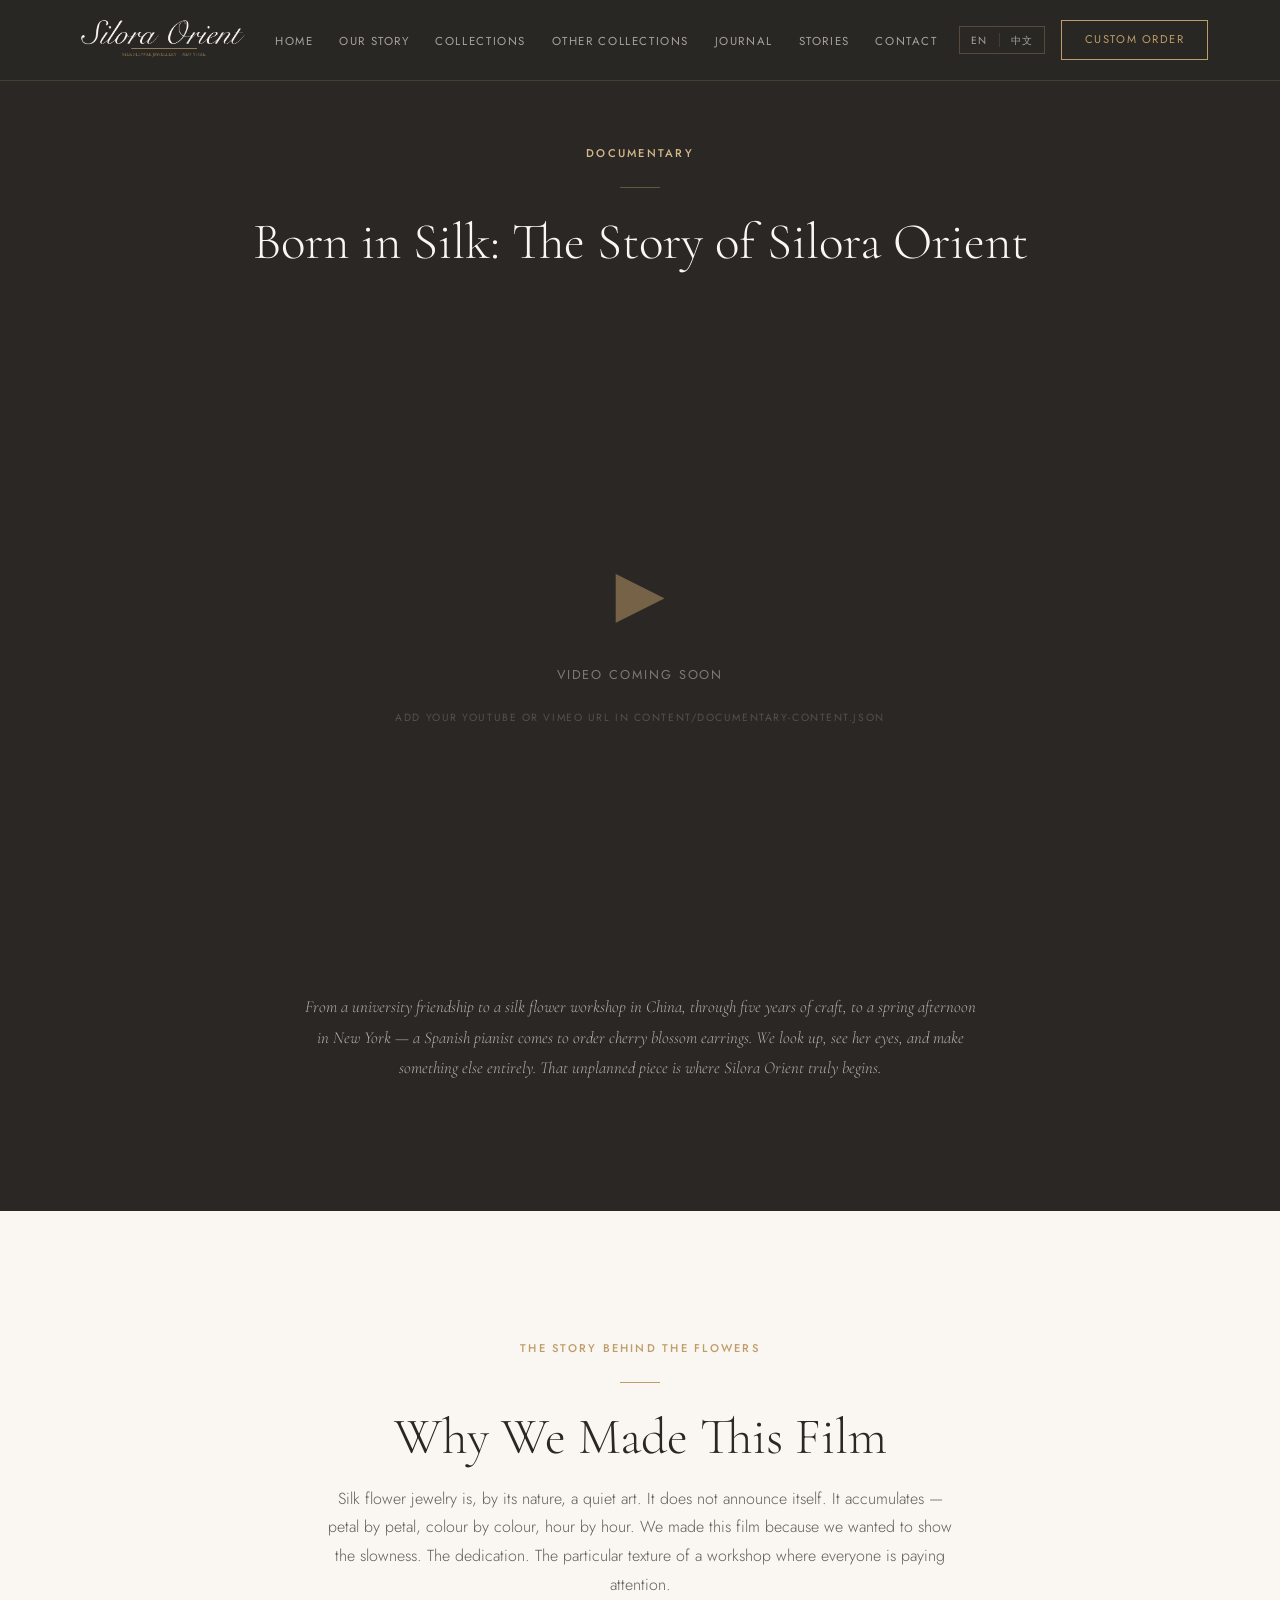
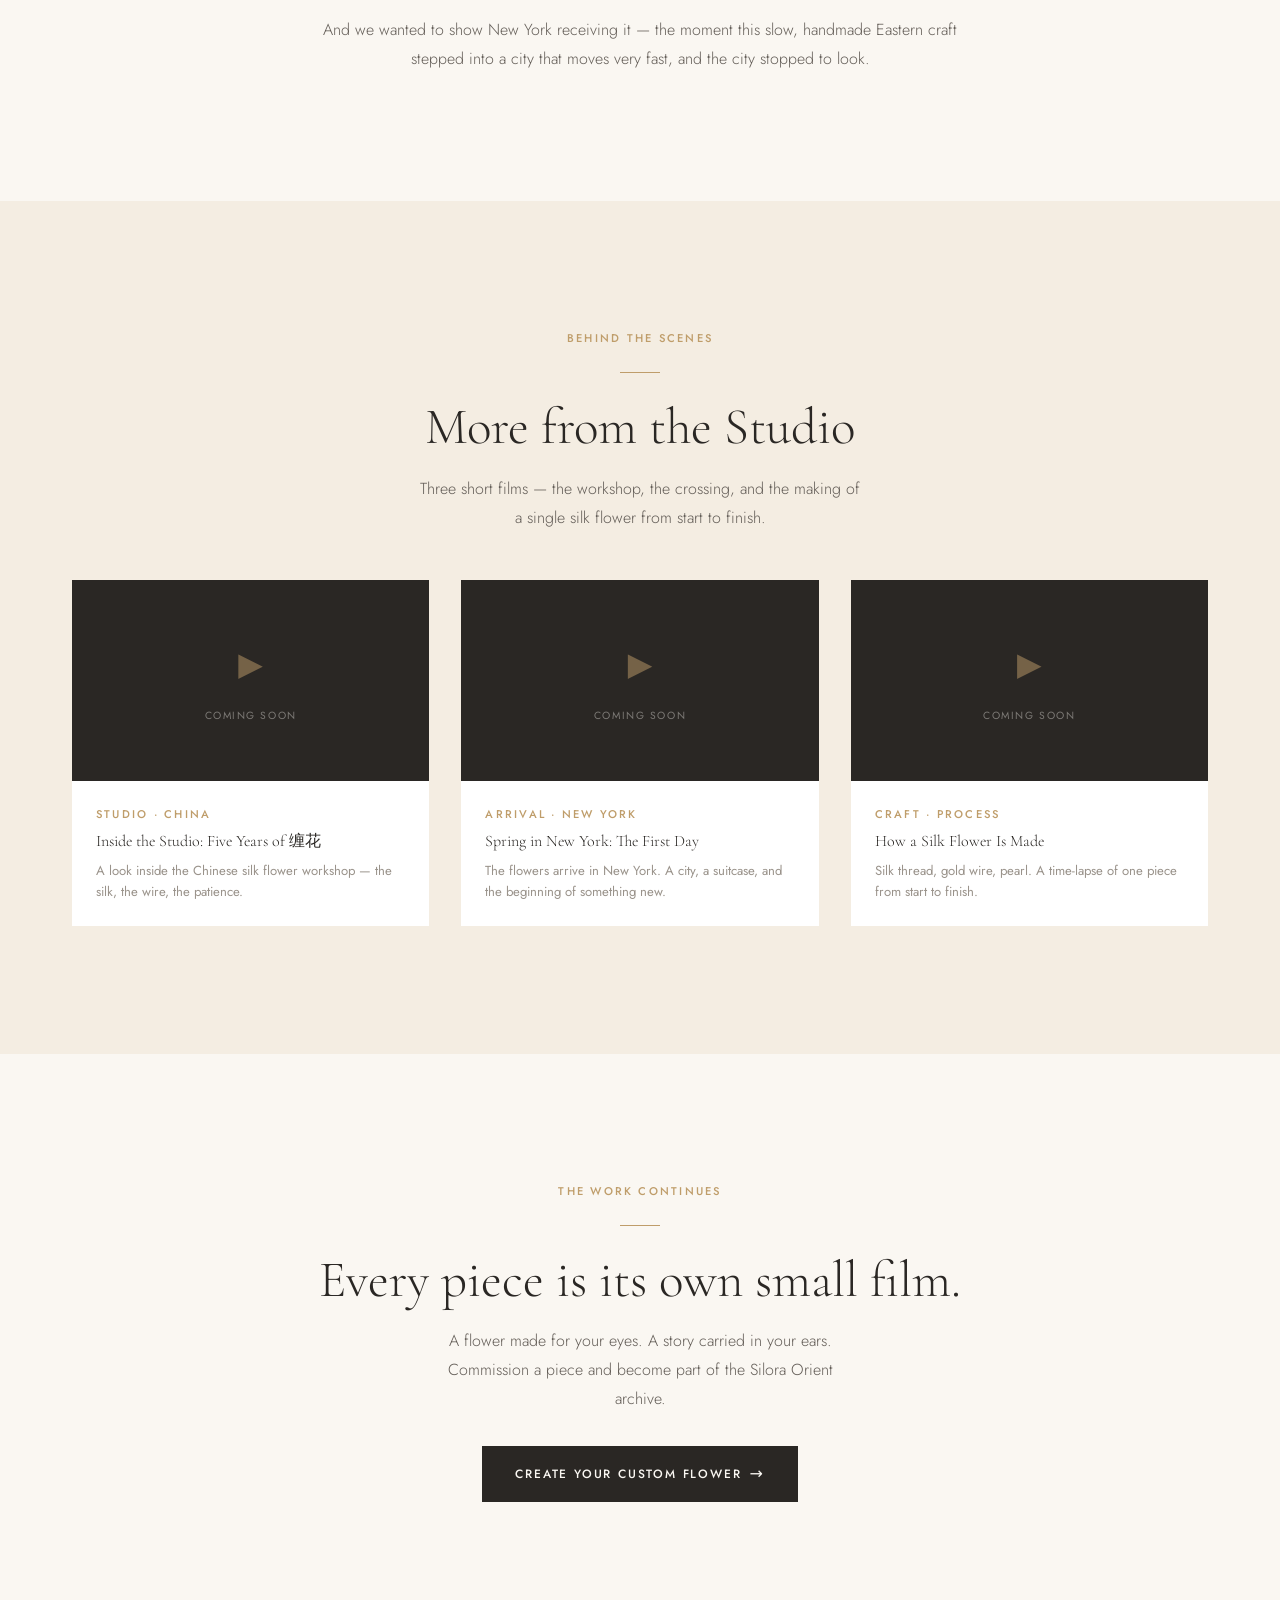
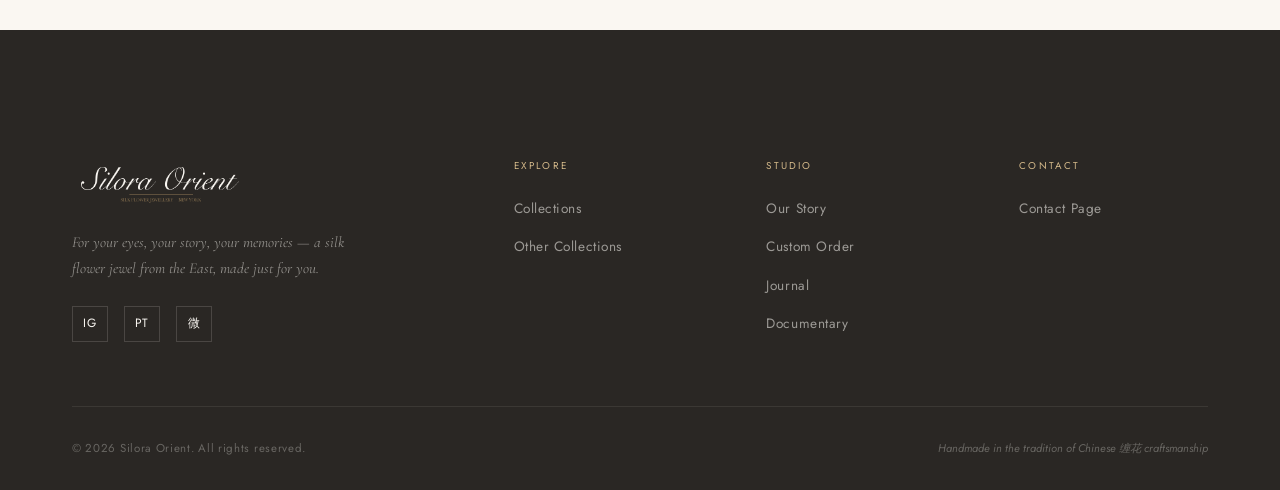
<file: documentary.html>
<!DOCTYPE html>
<html lang="en">
<head>
  <meta charset="UTF-8" />
  <meta name="viewport" content="width=device-width, initial-scale=1.0" />
  <link rel="icon" type="image/svg+xml" href="favicon.svg" />
  <link rel="icon" type="image/png" sizes="32x32" href="favicon-32x32.png" />
  <link rel="apple-touch-icon" sizes="180x180" href="apple-touch-icon.png" />
<title>Documentary — Silora Orient</title>
  <meta name="description" content="The story of Silora Orient — from a Chinese silk flower studio to New York. Documentary films." />
  <link rel="stylesheet" href="styles.css" />
  <!-- Google Analytics 4 — replace G-XXXXXXXXXX with real Measurement ID -->
  <script async src="https://www.googletagmanager.com/gtag/js?id=G-XXXXXXXXXX"></script>
  <script>
    window.dataLayer = window.dataLayer || [];
    function gtag(){dataLayer.push(arguments);}
    gtag('js', new Date());
    gtag('config', 'G-XXXXXXXXXX');
  </script>
  <style>
    .doc-intro {
      max-width: 640px;
      margin: 0 auto;
      text-align: center;
      padding: var(--space-xl) 0 var(--space-lg);
    }
    .doc-video-section {
      background: var(--text-dark);
      padding: var(--space-xl) 0;
    }
    .doc-video-label {
      text-align: center;
      margin-bottom: 2.5rem;
    }
    .doc-clips-section {
      padding: var(--space-xl) 0;
      background: var(--cream);
    }
    .doc-clips-grid {
      display: grid;
      grid-template-columns: repeat(3, 1fr);
      gap: var(--space-md);
      margin-top: 3rem;
    }
    .doc-clip-card {
      background: var(--white);
      overflow: hidden;
    }
    .doc-clip-video {
      aspect-ratio: 16/9;
      background: var(--text-dark);
      position: relative;
    }
    .doc-clip-body {
      padding: 1.5rem;
    }
    .doc-clip-title {
      font-family: var(--font-serif);
      font-size: 1rem;
      font-weight: 300;
      line-height: 1.3;
      margin-bottom: 0.5rem;
    }
    .doc-clip-desc {
      font-size: 0.82rem;
      color: var(--text-light);
      line-height: 1.6;
    }

    /* Update note for non-technical users */
    .doc-update-hint {
      background: var(--cream);
      border-left: 2px solid var(--gold);
      padding: 1rem 1.5rem;
      font-size: 0.8rem;
      color: var(--text-light);
      line-height: 1.6;
      margin-bottom: 2rem;
      display: none; /* Show in dev mode only — remove 'display:none' to see */
    }

    @media (max-width: 768px) {
      .doc-clips-grid { grid-template-columns: 1fr; }
    }
  </style>
</head>
<body>

<!-- Navigation -->
<nav class="nav" id="nav" style="background: rgba(42,39,36,0.95); backdrop-filter: blur(12px);">
  <div class="nav-inner">
    <a href="index.html" class="nav-logo" style="color: var(--ivory);"><img src="images/silora-logo-light.png" alt="Silora Orient" /></a>
    <ul class="nav-links">
      <li><a href="index.html"            class="nav-link" style="color:rgba(250,247,242,0.6);" data-i18n="nav.home">Home</a></li>
      <li><a href="about.html"            class="nav-link" style="color:rgba(250,247,242,0.6);" data-i18n="nav.our_story">Our Story</a></li>
      <li><a href="collections.html"      class="nav-link" style="color:rgba(250,247,242,0.6);" data-i18n="nav.collections">Collections</a></li>
      <li><a href="other-collections.html"class="nav-link" style="color:rgba(250,247,242,0.6);" data-i18n="nav.other_collections">Other Collections</a></li>
      <li><a href="journal.html"          class="nav-link" style="color:rgba(250,247,242,0.6);" data-i18n="nav.journal">Journal</a></li>
      <li><a href="stories.html"          class="nav-link" style="color:rgba(250,247,242,0.6);" data-i18n="nav.stories">Stories</a></li>
      <li><a href="contact.html"          class="nav-link" style="color:rgba(250,247,242,0.6);" data-i18n="nav.contact">Contact</a></li>
    </ul>
    <div style="display:flex; align-items:center; gap:1rem;">
      <div class="lang-switch" id="langSwitch" style="border-color:rgba(191,157,106,0.3);">
        <button class="lang-btn active" data-lang="en" style="color:rgba(250,247,242,0.6);">EN</button>
        <div class="lang-divider-line" style="background:rgba(191,157,106,0.2);"></div>
        <button class="lang-btn" data-lang="zh" style="color:rgba(250,247,242,0.6);">中文</button>
      </div>
      <a href="custom.html" class="nav-cta" style="border-color:var(--gold);color:var(--gold);" data-i18n="nav.custom_order">Custom Order</a>
    </div>
    <button class="nav-hamburger" id="hamburger" aria-label="Menu">
      <span style="background:var(--ivory);"></span>
      <span style="background:var(--ivory);"></span>
      <span style="background:var(--ivory);"></span>
    </button>
  </div>
</nav>

<!-- Mobile Menu -->
<div class="mobile-menu" id="mobileMenu">
  <a href="index.html"            class="nav-link" data-i18n="nav.home">Home</a>
  <a href="about.html"            class="nav-link" data-i18n="nav.our_story">Our Story</a>
  <a href="other-collections.html" class="nav-link" data-i18n="nav.collections">Collections</a>
  <a href="journal.html"          class="nav-link" data-i18n="nav.journal">Journal</a>
  <a href="stories.html"          class="nav-link" data-i18n="nav.stories">Stories</a>
  <a href="contact.html"          class="nav-link" data-i18n="nav.contact">Contact</a>
  <a href="custom.html" class="btn btn-gold" style="margin-top:1rem;" data-i18n="nav.custom_order">Custom Order</a>
</div>

<!-- Featured Video -->
<section class="doc-video-section" style="padding-top: calc(var(--nav-h) + var(--space-lg));">
  <div class="container">
    <div class="doc-video-label reveal">
      <p class="t-label" style="color:var(--gold-light);" data-i18n="nav.documentary">Documentary</p>
      <div class="divider" style="background:rgba(191,157,106,0.4);"></div>
      <!-- To update video title: edit documentary-content.json or change the text here -->
      <h1 id="doc-main-title"
          style="font-family:var(--font-serif); font-size:clamp(2rem,4vw,3.5rem); font-weight:300; color:var(--ivory); line-height:1.2; margin-bottom:1rem;">
        Born in Silk: The Story of Silora Orient
      </h1>
    </div>

    <!--
      TO UPDATE VIDEO:
      1. Get your YouTube embed URL: https://www.youtube.com/embed/YOUR_VIDEO_ID
         or Vimeo: https://player.vimeo.com/video/YOUR_VIDEO_ID
      2. Replace the src attribute in the iframe below with your URL
      3. Remove the video-placeholder div once you have a real video
      4. Or edit content/documentary-content.json and reload the page (if JS loading is enabled)
    -->
    <div class="video-wrapper reveal" id="doc-main-video-wrapper">
      <!-- Placeholder — replace with your iframe once you have the video URL -->
      <div class="video-placeholder" id="doc-main-placeholder">
        <div class="video-placeholder-icon">▶</div>
        <p>Video Coming Soon</p>
        <p style="font-size:0.65rem; margin-top:0.5rem; opacity:0.5;">
          Add your YouTube or Vimeo URL in content/documentary-content.json
        </p>
      </div>
      <!--
        When ready, uncomment and fill in your video URL:
        <iframe
          id="doc-main-iframe"
          src="https://www.youtube.com/embed/YOUR_VIDEO_ID"
          title="Born in Silk: The Story of Silora Orient"
          allow="accelerometer; autoplay; clipboard-write; encrypted-media; gyroscope; picture-in-picture"
          allowfullscreen>
        </iframe>
      -->
    </div>

    <!-- Video description -->
    <div style="max-width:680px; margin:2.5rem auto 0; text-align:center;" class="reveal">
      <p id="doc-main-desc"
         style="font-family:var(--font-serif); font-size:1.05rem; font-weight:300; font-style:italic; color:rgba(250,247,242,0.65); line-height:1.8;">
        From a university friendship to a silk flower workshop in China, through five years of craft, to a spring afternoon in New York — a Spanish pianist comes to order cherry blossom earrings. We look up, see her eyes, and make something else entirely. That unplanned piece is where Silora Orient truly begins.
      </p>
    </div>
  </div>
</section>

<!-- Introduction text -->
<section style="background: var(--ivory); padding: var(--space-xl) 0;">
  <div class="container">
    <div style="max-width:640px; margin:0 auto; text-align:center;">
      <p class="t-label reveal">The Story Behind the Flowers</p>
      <div class="divider"></div>
      <h2 class="t-headline reveal reveal-delay-1">Why We Made This Film</h2>
      <p class="t-body reveal reveal-delay-2" style="margin-top:1rem;">
        Silk flower jewelry is, by its nature, a quiet art. It does not announce itself. It accumulates — petal by petal, colour by colour, hour by hour. We made this film because we wanted to show the slowness. The dedication. The particular texture of a workshop where everyone is paying attention.
      </p>
      <p class="t-body reveal reveal-delay-3" style="margin-top:1rem;">
        And we wanted to show New York receiving it — the moment this slow, handmade Eastern craft stepped into a city that moves very fast, and the city stopped to look.
      </p>
    </div>
  </div>
</section>

<!-- Behind the scenes clips -->
<section class="doc-clips-section">
  <div class="container">
    <div style="text-align:center; margin-bottom:1rem;">
      <p class="t-label reveal">Behind the Scenes</p>
      <div class="divider"></div>
      <h2 class="t-headline reveal reveal-delay-1">More from the Studio</h2>
      <p class="t-body reveal reveal-delay-2" style="max-width:440px; margin:1rem auto 0;">
        Three short films — the workshop, the crossing, and the making of a single silk flower from start to finish.
      </p>
    </div>

    <div class="doc-clips-grid">

      <!-- Clip 1 -->
      <!-- To update: change the src in the iframe, or swap placeholder for iframe -->
      <div class="doc-clip-card reveal">
        <div class="doc-clip-video">
          <div class="video-placeholder">
            <div class="video-placeholder-icon" style="font-size:2rem;">▶</div>
            <p style="font-size:0.65rem;">Coming Soon</p>
          </div>
          <!--
            <iframe src="https://www.youtube.com/embed/CLIP_1_ID" title="..." allowfullscreen></iframe>
          -->
        </div>
        <div class="doc-clip-body">
          <p class="t-label" style="margin-bottom:0.4rem;">Studio · China</p>
          <h3 class="doc-clip-title">Inside the Studio: Five Years of 缠花</h3>
          <p class="doc-clip-desc">A look inside the Chinese silk flower workshop — the silk, the wire, the patience.</p>
        </div>
      </div>

      <!-- Clip 2 -->
      <div class="doc-clip-card reveal reveal-delay-1">
        <div class="doc-clip-video">
          <div class="video-placeholder">
            <div class="video-placeholder-icon" style="font-size:2rem;">▶</div>
            <p style="font-size:0.65rem;">Coming Soon</p>
          </div>
        </div>
        <div class="doc-clip-body">
          <p class="t-label" style="margin-bottom:0.4rem;">Arrival · New York</p>
          <h3 class="doc-clip-title">Spring in New York: The First Day</h3>
          <p class="doc-clip-desc">The flowers arrive in New York. A city, a suitcase, and the beginning of something new.</p>
        </div>
      </div>

      <!-- Clip 3 -->
      <div class="doc-clip-card reveal reveal-delay-2">
        <div class="doc-clip-video">
          <div class="video-placeholder">
            <div class="video-placeholder-icon" style="font-size:2rem;">▶</div>
            <p style="font-size:0.65rem;">Coming Soon</p>
          </div>
        </div>
        <div class="doc-clip-body">
          <p class="t-label" style="margin-bottom:0.4rem;">Craft · Process</p>
          <h3 class="doc-clip-title">How a Silk Flower Is Made</h3>
          <p class="doc-clip-desc">Silk thread, gold wire, pearl. A time-lapse of one piece from start to finish.</p>
        </div>
      </div>

    </div>
  </div>
</section>

<!-- CTA -->
<section style="background: var(--ivory); padding: var(--space-xl) 0; text-align:center;">
  <div class="container">
    <p class="t-label reveal">The Work Continues</p>
    <div class="divider"></div>
    <h2 class="t-headline reveal reveal-delay-1">
      Every piece is its own small film.
    </h2>
    <p class="t-body reveal reveal-delay-2" style="max-width:420px; margin:1rem auto 2rem;">
      A flower made for your eyes. A story carried in your ears. Commission a piece and become part of the Silora Orient archive.
    </p>
    <a href="custom.html" class="btn btn-primary btn-arrow reveal reveal-delay-3">Create Your Custom Flower</a>
  </div>
</section>

<!-- ============================================================ FOOTER -->
<footer class="footer">
  <div class="container">
    <div class="footer-top">
      <div class="footer-brand">
        <div class="nav-logo" style="color: var(--ivory); margin-bottom: 1rem;"><img src="images/silora-logo-light.png" alt="Silora Orient" /></div>
        <p class="footer-tagline" data-i18n="footer.tagline">"For your eyes, your story, your memories — a silk flower jewel from the East, made just for you."</p>
        <div class="footer-social">
          <a href="#" aria-label="Instagram">IG</a>
          <a href="#" aria-label="Pinterest">PT</a>
          <a href="#" aria-label="WeChat">微</a>
        </div>
      </div>
      <div>
        <p class="footer-col-title" data-i18n="footer.explore">Explore</p>
        <ul class="footer-links">
          <li><a href="collections.html">Collections</a></li>
          <li><a href="other-collections.html">Other Collections</a></li>
        </ul>
      </div>
      <div>
        <p class="footer-col-title" data-i18n="footer.studio">Studio</p>
        <ul class="footer-links">
          <li><a href="about.html">Our Story</a></li>
          <li><a href="custom.html">Custom Order</a></li>
          <li><a href="journal.html">Journal</a></li>
          <li><a href="documentary.html">Documentary</a></li>
        </ul>
      </div>
      <div>
        <p class="footer-col-title" data-i18n="footer.contact">Contact</p>
        <ul class="footer-links">
          
          <li><a href="contact.html">Contact Page</a></li>
        </ul>
      </div>
    </div>
    <div class="footer-bottom">
      <p class="footer-copy" data-i18n="footer.copyright">© 2026 Silora Orient. All rights reserved.</p>
      <p class="footer-note" data-i18n="footer.craft_note">Handmade in the tradition of Chinese 缠花 craftsmanship</p>
    </div>
  </div>
</footer>

<script src="main.js"></script>
</body>
</html>
</file>
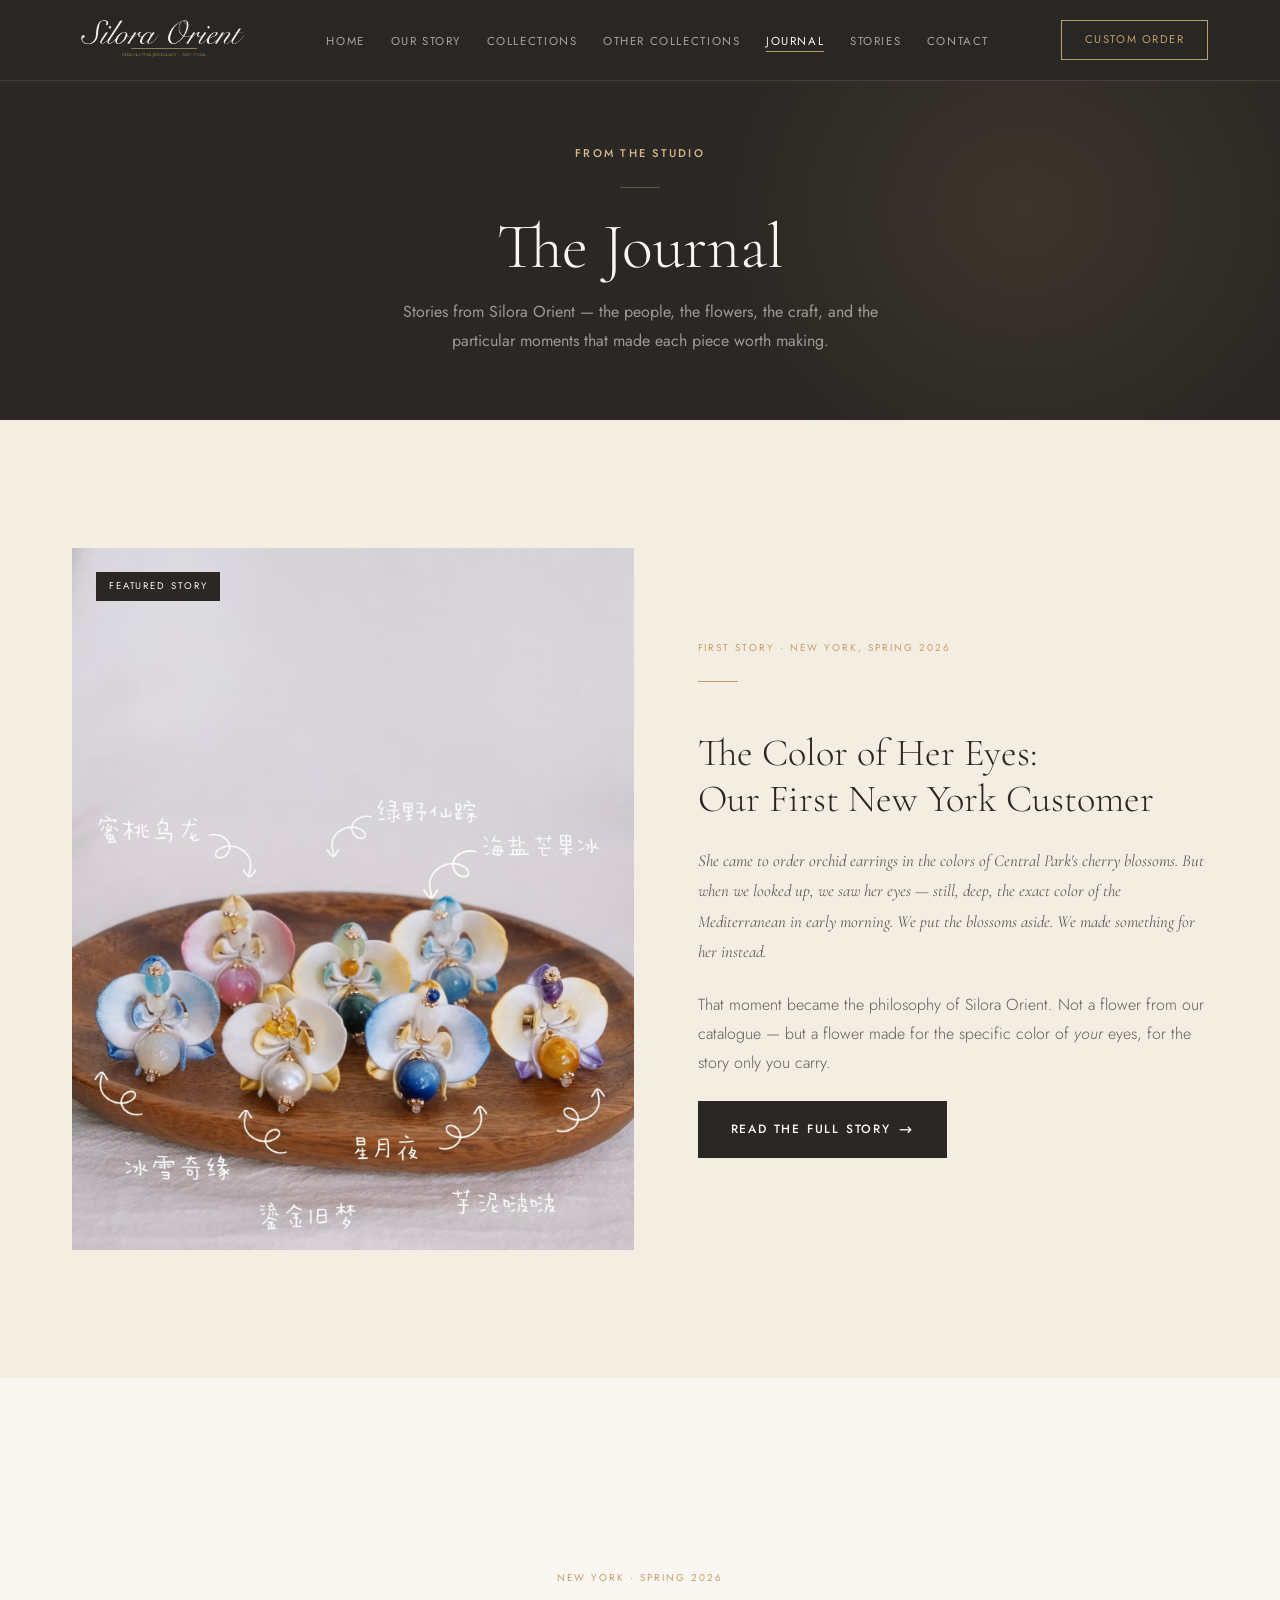
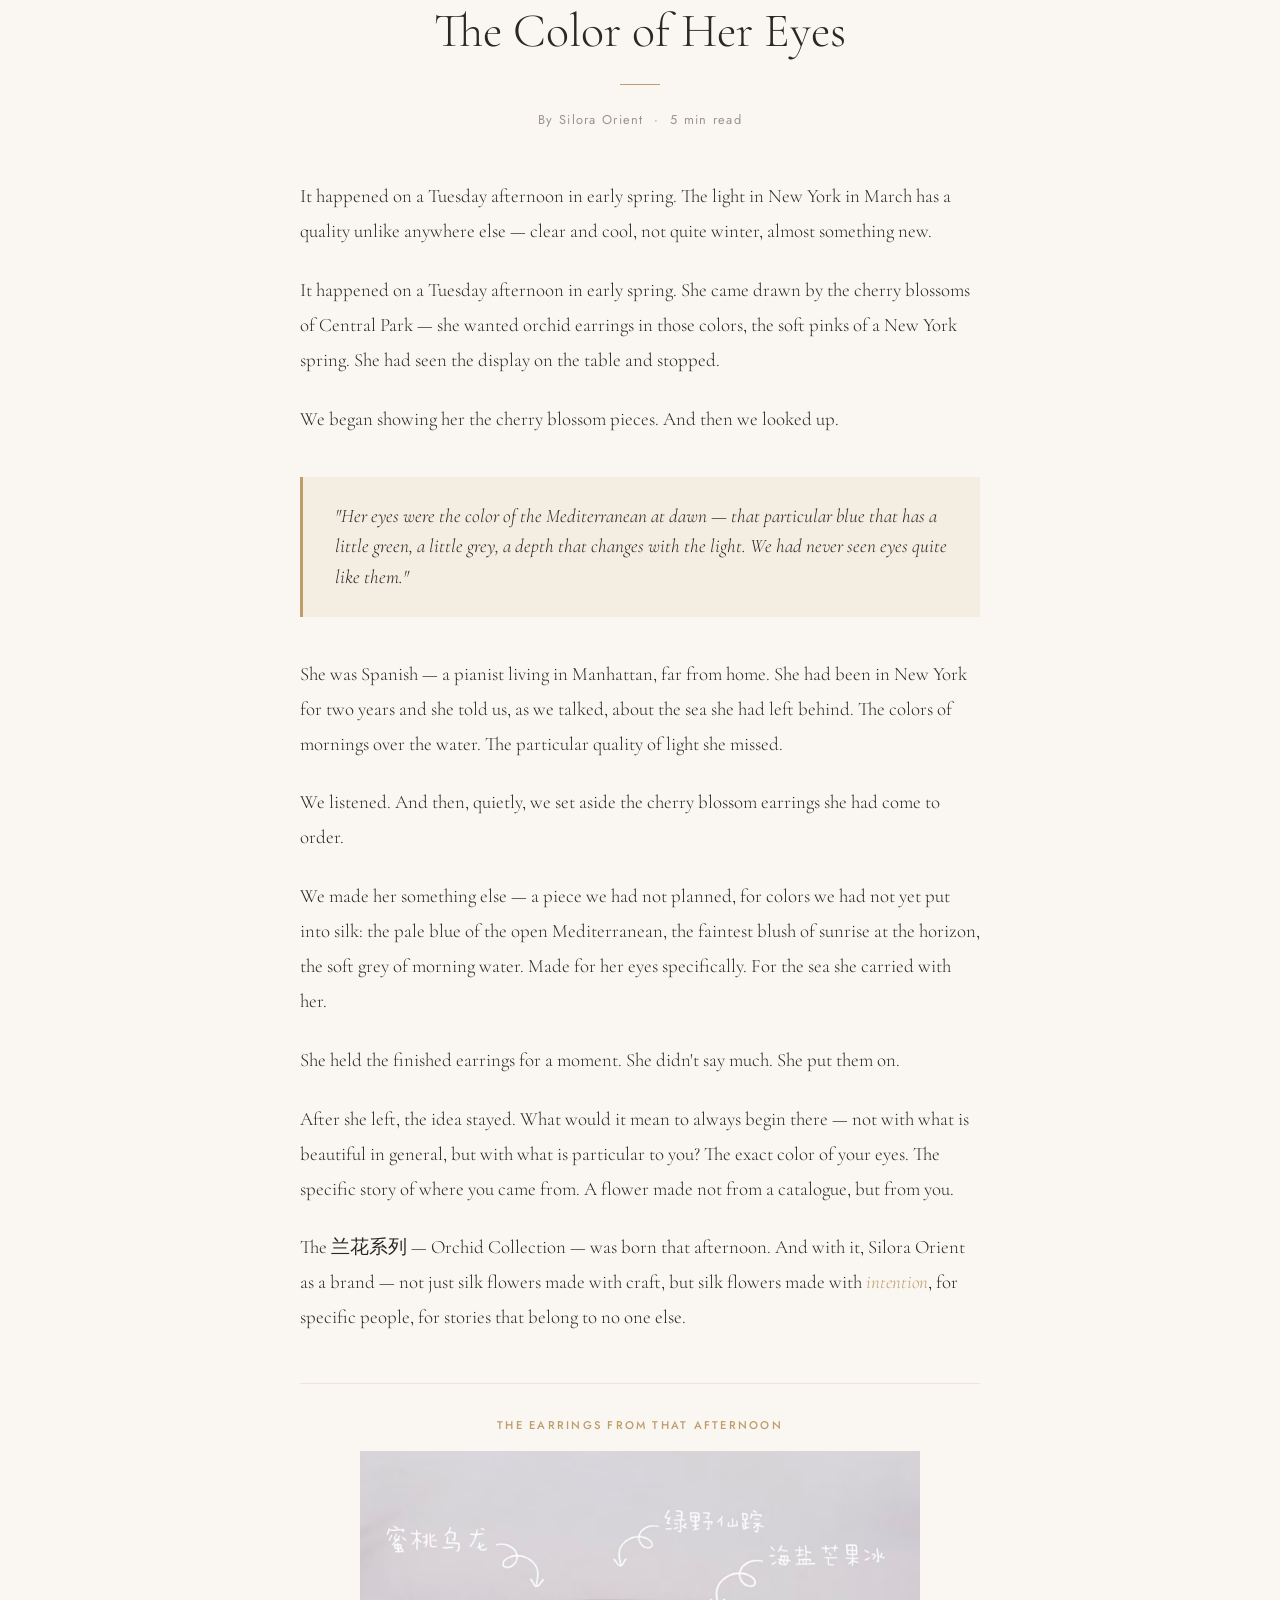
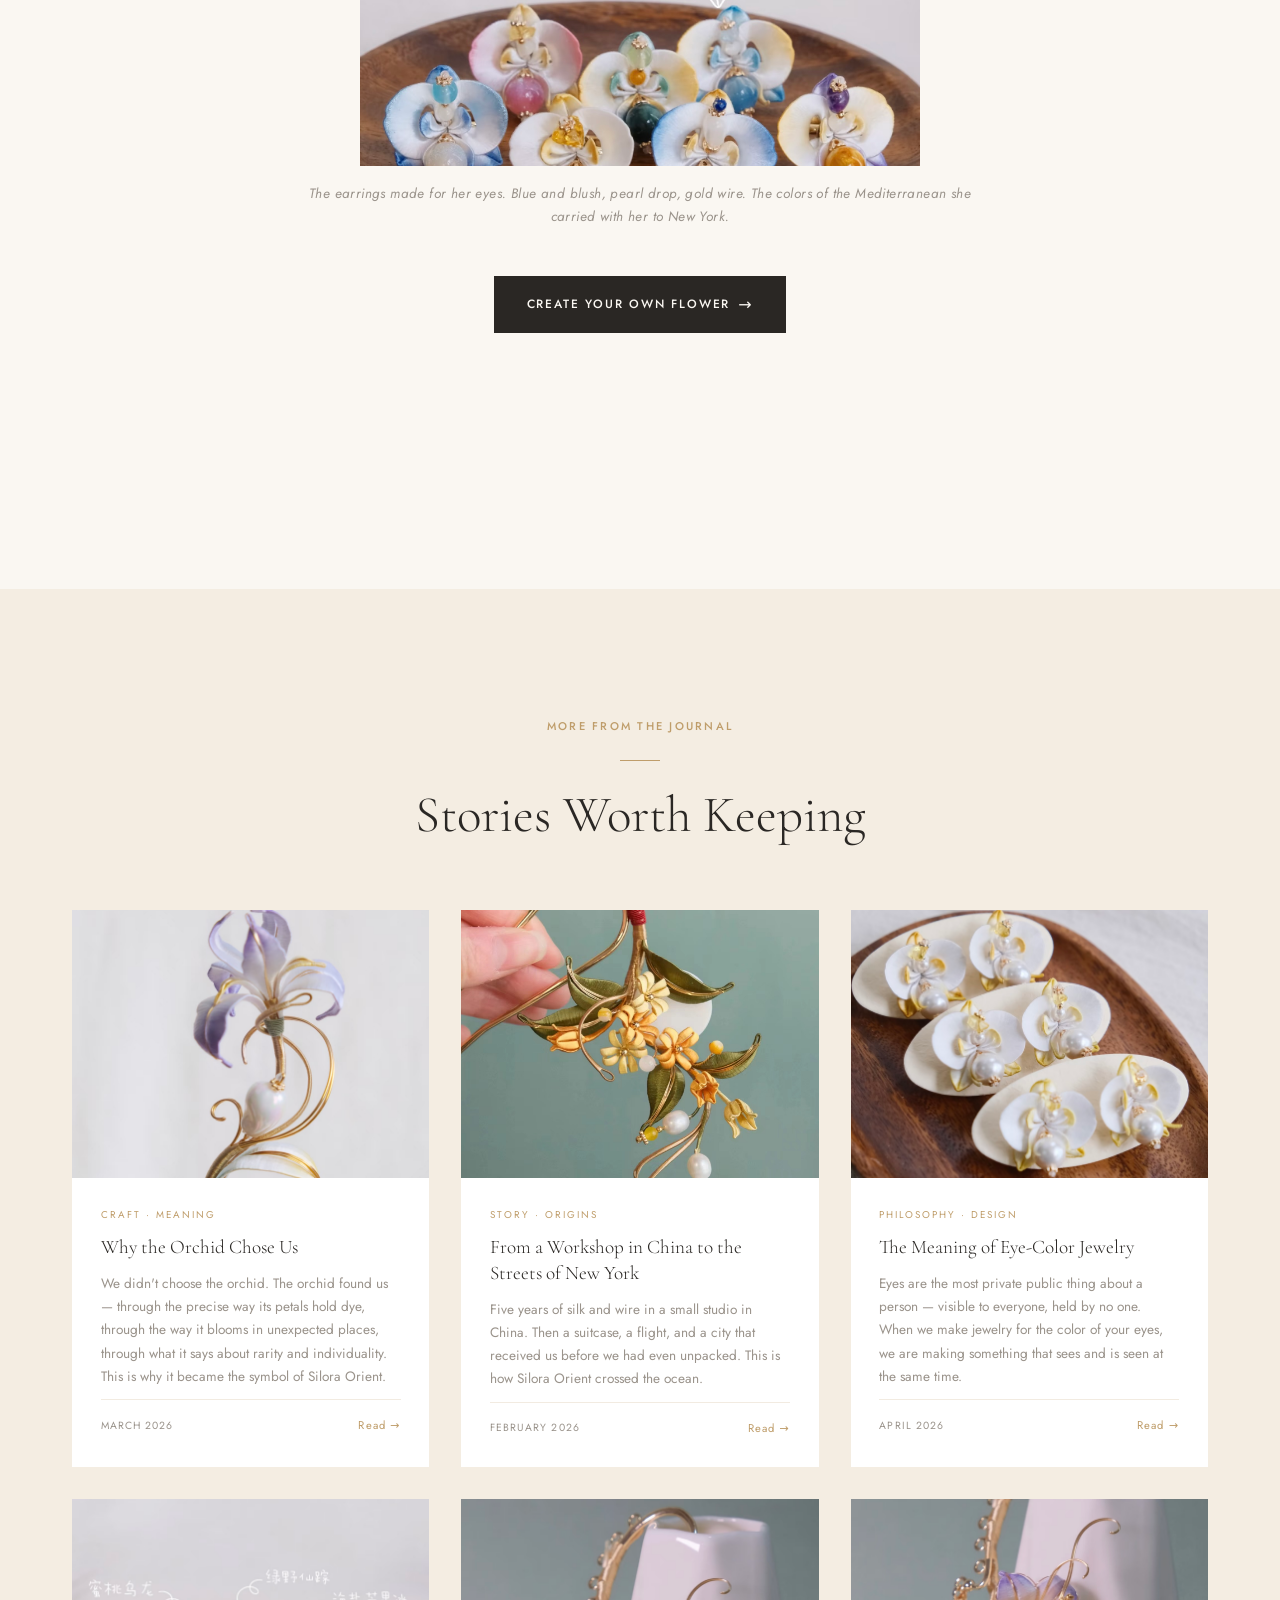
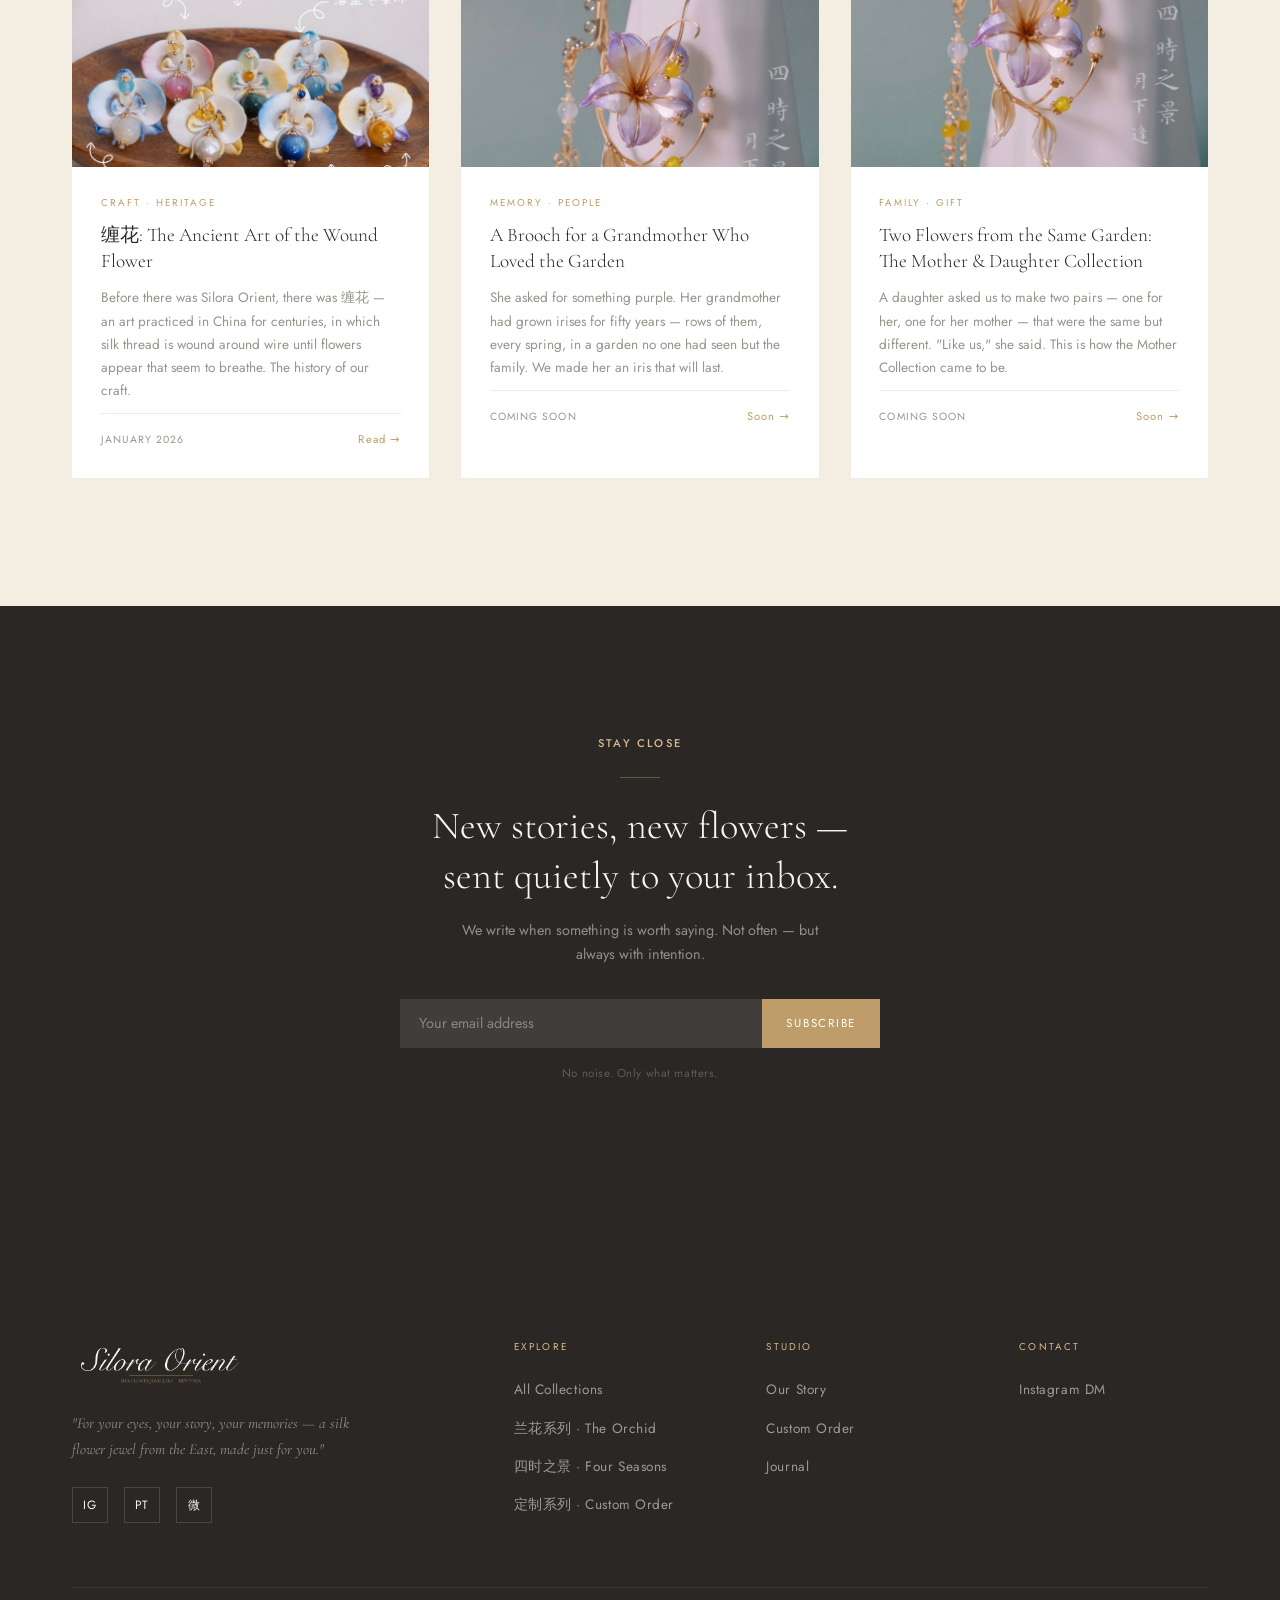
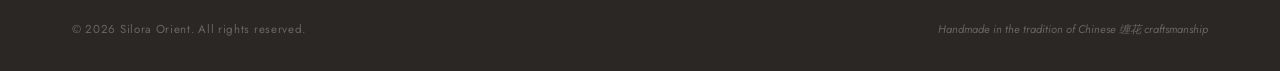
<file: journal.html>
<!DOCTYPE html>
<html lang="en">
<head>
  <meta charset="UTF-8" />
  <meta name="viewport" content="width=device-width, initial-scale=1.0" />
  <link rel="icon" type="image/svg+xml" href="favicon.svg" />
  <link rel="icon" type="image/png" sizes="32x32" href="favicon-32x32.png" />
  <link rel="apple-touch-icon" sizes="180x180" href="apple-touch-icon.png" />
<title>Journal — Silora Orient</title>
  <meta name="description" content="Stories from Silora Orient — the first New York customer, the meaning of orchids, five years of silk flower craft." />
  <link rel="stylesheet" href="styles.css" />
  <!-- Google Analytics 4 — replace G-XXXXXXXXXX with real Measurement ID -->
  <script async src="https://www.googletagmanager.com/gtag/js?id=G-XXXXXXXXXX"></script>
  <script>
    window.dataLayer = window.dataLayer || [];
    function gtag(){dataLayer.push(arguments);}
    gtag('js', new Date());
    gtag('config', 'G-XXXXXXXXXX');
  </script>
  <style>
    /* ---- Journal page specific ---- */
    .journal-hero {
      padding: calc(var(--nav-h) + var(--space-lg)) 0 var(--space-lg);
      background: var(--text-dark);
      color: var(--ivory);
      position: relative;
      overflow: hidden;
    }
    .journal-hero::before {
      content: '';
      position: absolute;
      top: -20%; right: -5%;
      width: 50%;
      height: 140%;
      background: radial-gradient(ellipse, rgba(191,157,106,0.12) 0%, transparent 70%);
    }
    .journal-hero-inner {
      position: relative;
      z-index: 1;
      text-align: center;
    }

    /* ---- Featured Story ---- */
    .featured-story {
      background: var(--cream);
      padding: var(--space-xl) 0;
    }
    .featured-story-inner {
      display: grid;
      grid-template-columns: 1.1fr 1fr;
      gap: var(--space-lg);
      align-items: center;
    }
    .featured-story-image {
      aspect-ratio: 4/5;
      overflow: hidden;
      position: relative;
    }
    .featured-story-label {
      position: absolute;
      top: 1.5rem; left: 1.5rem;
      background: var(--text-dark);
      color: var(--ivory);
      padding: 0.4rem 0.8rem;
      font-size: 0.6rem;
      letter-spacing: 0.2em;
      text-transform: uppercase;
    }
    .featured-story-body {
      display: flex;
      flex-direction: column;
      gap: 1.5rem;
    }
    .featured-story-title {
      font-family: var(--font-serif);
      font-size: clamp(1.8rem, 3vw, 2.8rem);
      font-weight: 300;
      line-height: 1.2;
    }
    .featured-story-excerpt {
      font-family: var(--font-serif);
      font-size: 1.05rem;
      font-style: italic;
      line-height: 1.8;
      color: var(--text-mid);
    }

    /* ---- Article Grid ---- */
    .article-grid {
      display: grid;
      grid-template-columns: repeat(3, 1fr);
      gap: var(--space-md);
      margin-top: var(--space-lg);
    }

    .article-card {
      background: var(--white);
      overflow: hidden;
      transition: box-shadow 0.4s;
      cursor: pointer;
    }
    .article-card:hover {
      box-shadow: 0 16px 50px var(--shadow);
    }
    .article-card-image {
      aspect-ratio: 4/3;
      overflow: hidden;
      background: var(--cream);
    }
    .article-card-image img {
      transition: transform 0.8s var(--ease);
    }
    .article-card:hover .article-card-image img {
      transform: scale(1.05);
    }
    .article-card-body {
      padding: 1.8rem;
      display: flex;
      flex-direction: column;
      gap: 0.7rem;
    }
    .article-tag {
      font-size: 0.62rem;
      letter-spacing: 0.2em;
      text-transform: uppercase;
      color: var(--gold);
      font-family: var(--font-sans);
    }
    .article-title {
      font-family: var(--font-serif);
      font-size: 1.2rem;
      font-weight: 300;
      line-height: 1.35;
      color: var(--text-dark);
      transition: color 0.3s;
    }
    .article-card:hover .article-title { color: var(--gold); }
    .article-excerpt {
      font-size: 0.85rem;
      color: var(--text-light);
      line-height: 1.7;
    }
    .article-meta {
      display: flex;
      align-items: center;
      justify-content: space-between;
      padding-top: 1rem;
      border-top: 1px solid var(--border);
      margin-top: auto;
    }
    .article-date {
      font-size: 0.65rem;
      letter-spacing: 0.1em;
      color: var(--text-light);
      text-transform: uppercase;
    }
    .article-read-link {
      font-size: 0.7rem;
      letter-spacing: 0.1em;
      color: var(--gold);
      transition: gap 0.3s;
    }

    /* ---- Article body (for expanded posts) ---- */
    .article-expanded {
      max-width: 680px;
      margin: 0 auto;
      padding: var(--space-lg) 0 var(--space-xl);
    }
    .article-expanded-header {
      text-align: center;
      margin-bottom: 3rem;
    }
    .article-body-text {
      font-family: var(--font-serif);
      font-size: clamp(1.05rem, 1.5vw, 1.18rem);
      font-weight: 300;
      line-height: 1.85;
      color: var(--text-dark);
    }
    .article-body-text p + p { margin-top: 1.5rem; }
    .article-body-text em { color: var(--gold); }

    .article-pullquote {
      border-left: 3px solid var(--gold);
      padding: 1.5rem 2rem;
      margin: 2.5rem 0;
      background: var(--cream);
      font-family: var(--font-serif);
      font-size: 1.2rem;
      font-style: italic;
      color: var(--text-dark);
      line-height: 1.6;
    }

    /* ---- Newsletter ---- */
    .newsletter-section {
      background: var(--text-dark);
      color: var(--ivory);
      padding: var(--space-xl) 0;
      text-align: center;
    }
    .newsletter-form {
      display: flex;
      max-width: 480px;
      margin: 2rem auto 0;
      gap: 0;
    }
    .newsletter-input {
      flex: 1;
      padding: 0.9rem 1.2rem;
      border: none;
      background: rgba(255,255,255,0.1);
      color: var(--ivory);
      font-family: var(--font-sans);
      font-size: 0.9rem;
      outline: none;
      transition: background 0.3s;
    }
    .newsletter-input::placeholder { color: rgba(250,247,242,0.4); }
    .newsletter-input:focus { background: rgba(255,255,255,0.15); }
    .newsletter-btn {
      padding: 0.9rem 1.5rem;
      background: var(--gold);
      color: var(--white);
      font-family: var(--font-sans);
      font-size: 0.72rem;
      letter-spacing: 0.15em;
      text-transform: uppercase;
      border: none;
      cursor: pointer;
      white-space: nowrap;
      transition: background 0.3s;
    }
    .newsletter-btn:hover { background: var(--gold-light); }

    @media (max-width: 768px) {
      .featured-story-inner { grid-template-columns: 1fr; }
      .article-grid { grid-template-columns: 1fr; }
      .newsletter-form { flex-direction: column; }
    }
    @media (max-width: 1024px) and (min-width: 769px) {
      .article-grid { grid-template-columns: 1fr 1fr; }
    }
  </style>
</head>
<body>

<!-- Navigation -->
<nav class="nav" id="nav" style="background: rgba(42,39,36,0.95); backdrop-filter: blur(12px);">
  <div class="nav-inner">
    <a href="index.html" class="nav-logo" style="color: var(--ivory);"><img src="images/silora-logo-light.png" alt="Silora Orient" /></a>
    <ul class="nav-links">
      <li><a href="index.html" class="nav-link" style="color: rgba(250,247,242,0.6);">Home</a></li>
      <li><a href="about.html" class="nav-link" style="color: rgba(250,247,242,0.6);">Our Story</a></li>
      <li><a href="collections.html" class="nav-link" style="color: rgba(250,247,242,0.6);">Collections</a></li>
      <li><a href="other-collections.html" class="nav-link" style="color: rgba(250,247,242,0.6);" data-i18n="nav.other_collections">Other Collections</a></li>
      <li><a href="journal.html" class="nav-link active" style="color: var(--ivory);">Journal</a></li>
      <li><a href="stories.html" class="nav-link" style="color: rgba(250,247,242,0.6);" data-i18n="nav.stories">Stories</a></li>
      <li><a href="contact.html" class="nav-link" style="color: rgba(250,247,242,0.6);" data-i18n="nav.contact">Contact</a></li>
    </ul>
    <a href="custom.html" class="nav-cta" style="border-color: var(--gold); color: var(--gold);">Custom Order</a>
    <button class="nav-hamburger" id="hamburger" aria-label="Menu">
      <span style="background: var(--ivory);"></span>
      <span style="background: var(--ivory);"></span>
      <span style="background: var(--ivory);"></span>
    </button>
  </div>
</nav>

<!-- Mobile Menu -->
<div class="mobile-menu" id="mobileMenu">
  <a href="index.html"            class="nav-link" data-i18n="nav.home">Home</a>
  <a href="about.html"            class="nav-link" data-i18n="nav.our_story">Our Story</a>
  <a href="other-collections.html" class="nav-link" data-i18n="nav.collections">Collections</a>
  <a href="journal.html"          class="nav-link" data-i18n="nav.journal">Journal</a>
  <a href="stories.html"          class="nav-link" data-i18n="nav.stories">Stories</a>
  <a href="contact.html"          class="nav-link" data-i18n="nav.contact">Contact</a>
  <a href="custom.html" class="btn btn-gold" style="margin-top:1rem;" data-i18n="nav.custom_order">Custom Order</a>
</div>

<!-- Journal Hero -->
<div class="journal-hero">
  <div class="container journal-hero-inner">
    <p class="t-label" style="color: var(--gold-light);">From the Studio</p>
    <div class="divider" style="background: rgba(191,157,106,0.4);"></div>
    <h1 style="font-family: var(--font-serif); font-size: clamp(2.5rem, 5vw, 5rem); font-weight: 300; color: var(--ivory); line-height: 1.1; margin-bottom: 1rem;">
      The Journal
    </h1>
    <p style="font-size: 1rem; color: rgba(250,247,242,0.55); max-width: 480px; margin: 0 auto; line-height: 1.8;">
      Stories from Silora Orient — the people, the flowers, the craft, and the particular moments that made each piece worth making.
    </p>
  </div>
</div>

<!-- ============================================================ FEATURED STORY -->
<section class="featured-story">
  <div class="container">
    <div class="featured-story-inner">
      <div class="featured-story-image reveal">
        <img src="images/orchid-collection.jpg" alt="Blue and pink silk orchid earrings — made for the first New York customer, a Spanish female pianist" />
        <div class="featured-story-label">Featured Story</div>
      </div>
      <div class="featured-story-body">
        <div>
          <p class="article-tag reveal">First Story · New York, Spring 2026</p>
          <div class="divider divider-left"></div>
        </div>
        <h2 class="featured-story-title reveal reveal-delay-1">
          The Color of Her Eyes:<br>Our First New York Customer
        </h2>
        <p class="featured-story-excerpt reveal reveal-delay-2">
          She came to order orchid earrings in the colors of Central Park's cherry blossoms. But when we looked up, we saw her eyes — still, deep, the exact color of the Mediterranean in early morning. We put the blossoms aside. We made something for her instead.
        </p>
        <p class="t-body reveal reveal-delay-3">
          That moment became the philosophy of Silora Orient. Not a flower from our catalogue — but a flower made for the specific color of <em>your</em> eyes, for the story only you carry.
        </p>
        <div class="reveal reveal-delay-4">
          <a href="#story-spanish-musician" class="btn btn-primary btn-arrow" style="width: fit-content;">Read the Full Story</a>
        </div>
      </div>
    </div>
  </div>
</section>

<!-- ============================================================ FULL STORY: The Spanish Musician -->
<section id="story-spanish-musician" style="background: var(--ivory); padding: var(--space-xl) 0;">
  <div class="container">
    <div class="article-expanded">
      <div class="article-expanded-header reveal">
        <p class="article-tag" style="display: block; margin-bottom: 1rem;">New York · Spring 2026</p>
        <h2 style="font-family: var(--font-serif); font-size: clamp(2rem, 4vw, 3rem); font-weight: 300; line-height: 1.2; margin-bottom: 1.5rem;">
          The Color of Her Eyes
        </h2>
        <div class="divider"></div>
        <p style="font-size: 0.8rem; color: var(--text-light); letter-spacing: 0.1em; margin-top: 1rem;">
          By Silora Orient &nbsp;·&nbsp; 5 min read
        </p>
      </div>

      <div class="article-body-text reveal">
        <p>
          It happened on a Tuesday afternoon in early spring. The light in New York in March has a quality unlike anywhere else — clear and cool, not quite winter, almost something new.
        </p>
        <p>
          It happened on a Tuesday afternoon in early spring. She came drawn by the cherry blossoms of Central Park — she wanted orchid earrings in those colors, the soft pinks of a New York spring. She had seen the display on the table and stopped.
        </p>
        <p>
          We began showing her the cherry blossom pieces. And then we looked up.
        </p>

        <div class="article-pullquote">
          "Her eyes were the color of the Mediterranean at dawn — that particular blue that has a little green, a little grey, a depth that changes with the light. We had never seen eyes quite like them."
        </div>

        <p>
          She was Spanish — a pianist living in Manhattan, far from home. She had been in New York for two years and she told us, as we talked, about the sea she had left behind. The colors of mornings over the water. The particular quality of light she missed.
        </p>
        <p>
          We listened. And then, quietly, we set aside the cherry blossom earrings she had come to order.
        </p>
        <p>
          We made her something else — a piece we had not planned, for colors we had not yet put into silk: the pale blue of the open Mediterranean, the faintest blush of sunrise at the horizon, the soft grey of morning water. Made for her eyes specifically. For the sea she carried with her.
        </p>
        <p>
          She held the finished earrings for a moment. She didn't say much. She put them on.
        </p>
        <p>
          After she left, the idea stayed. What would it mean to always begin there — not with what is beautiful in general, but with what is particular to you? The exact color of your eyes. The specific story of where you came from. A flower made not from a catalogue, but from you.
        </p>
        <p>
          The 兰花系列 — Orchid Collection — was born that afternoon. And with it, Silora Orient as a brand — not just silk flowers made with craft, but silk flowers made with <em>intention</em>, for specific people, for stories that belong to no one else.
        </p>
      </div>

      <div style="margin-top: 3rem; padding-top: 2rem; border-top: 1px solid var(--border); text-align: center;" class="reveal">
        <p class="t-label" style="margin-bottom: 1rem;">The earrings from that afternoon</p>
        <div style="aspect-ratio: 16/9; overflow: hidden; background: var(--cream); max-width: 560px; margin: 0 auto;">
          <img src="images/orchid-collection.jpg" alt="Blue and pink silk orchid earrings — the first pair sold in New York" />
        </div>
        <p class="t-small" style="margin-top: 1rem; font-style: italic;">
          The earrings made for her eyes. Blue and blush, pearl drop, gold wire. The colors of the Mediterranean she carried with her to New York.
        </p>
      </div>

      <div style="text-align: center; margin-top: 3rem;" class="reveal">
        <a href="custom.html" class="btn btn-primary btn-arrow">Create Your Own Flower</a>
      </div>
    </div>
  </div>
</section>

<!-- ============================================================ MORE STORIES -->
<section style="background: var(--cream); padding: var(--space-xl) 0;">
  <div class="container">
    <div style="margin-bottom: 3rem; text-align: center;">
      <p class="t-label reveal">More from the Journal</p>
      <div class="divider"></div>
      <h2 class="t-headline reveal reveal-delay-1">Stories Worth Keeping</h2>
    </div>

    <div class="article-grid">

      <div class="article-card reveal">
        <div class="article-card-image img-bg-iris">
          <img src="images/iris-brooch.jpg" alt="Purple iris brooch — why orchids became the symbol of Silora Orient" />
        </div>
        <div class="article-card-body">
          <span class="article-tag">Craft · Meaning</span>
          <h3 class="article-title">Why the Orchid Chose Us</h3>
          <p class="article-excerpt">
            We didn't choose the orchid. The orchid found us — through the precise way its petals hold dye, through the way it blooms in unexpected places, through what it says about rarity and individuality. This is why it became the symbol of Silora Orient.
          </p>
          <div class="article-meta">
            <span class="article-date">March 2026</span>
            <span class="article-read-link">Read →</span>
          </div>
        </div>
      </div>

      <div class="article-card reveal reveal-delay-1">
        <div class="article-card-image img-bg-garden">
          <img src="images/osmanthus-1.jpg" alt="Silk flower jewelry — from a studio in China to New York" />
        </div>
        <div class="article-card-body">
          <span class="article-tag">Story · Origins</span>
          <h3 class="article-title">From a Workshop in China to the Streets of New York</h3>
          <p class="article-excerpt">
            Five years of silk and wire in a small studio in China. Then a suitcase, a flight, and a city that received us before we had even unpacked. This is how Silora Orient crossed the ocean.
          </p>
          <div class="article-meta">
            <span class="article-date">February 2026</span>
            <span class="article-read-link">Read →</span>
          </div>
        </div>
      </div>

      <div class="article-card reveal reveal-delay-2">
        <div class="article-card-image img-bg-pearl">
          <img src="images/white-orchid-earrings.jpg" alt="White orchid earrings — the meaning of eye color jewelry" />
        </div>
        <div class="article-card-body">
          <span class="article-tag">Philosophy · Design</span>
          <h3 class="article-title">The Meaning of Eye-Color Jewelry</h3>
          <p class="article-excerpt">
            Eyes are the most private public thing about a person — visible to everyone, held by no one. When we make jewelry for the color of your eyes, we are making something that sees and is seen at the same time.
          </p>
          <div class="article-meta">
            <span class="article-date">April 2026</span>
            <span class="article-read-link">Read →</span>
          </div>
        </div>
      </div>

      <div class="article-card reveal">
        <div class="article-card-image img-bg-orchid">
          <img src="images/orchid-collection.jpg" alt="缠花 — the ancient Chinese silk winding art behind Silora Orient" />
        </div>
        <div class="article-card-body">
          <span class="article-tag">Craft · Heritage</span>
          <h3 class="article-title">缠花: The Ancient Art of the Wound Flower</h3>
          <p class="article-excerpt">
            Before there was Silora Orient, there was 缠花 — an art practiced in China for centuries, in which silk thread is wound around wire until flowers appear that seem to breathe. The history of our craft.
          </p>
          <div class="article-meta">
            <span class="article-date">January 2026</span>
            <span class="article-read-link">Read →</span>
          </div>
        </div>
      </div>

      <div class="article-card reveal reveal-delay-1">
        <div class="article-card-image" style="background: linear-gradient(135deg, #F0EAD8 0%, #E8D8C4 100%);">
          <img src="images/lily-moonlight.jpg" alt="Lily in Moonlight — a silk flower made for a grandmother" style="object-position: center 20%;" />
        </div>
        <div class="article-card-body">
          <span class="article-tag">Memory · People</span>
          <h3 class="article-title">A Brooch for a Grandmother Who Loved the Garden</h3>
          <p class="article-excerpt">
            She asked for something purple. Her grandmother had grown irises for fifty years — rows of them, every spring, in a garden no one had seen but the family. We made her an iris that will last.
          </p>
          <div class="article-meta">
            <span class="article-date">Coming Soon</span>
            <span class="article-read-link">Soon →</span>
          </div>
        </div>
      </div>

      <div class="article-card reveal reveal-delay-2">
        <div class="article-card-image" style="background: linear-gradient(135deg, var(--cream) 0%, var(--blush) 100%);">
          <img src="images/lily-moonlight.jpg" alt="Matching silk flower sets — the 亲情系列 story" />
        </div>
        <div class="article-card-body">
          <span class="article-tag">Family · Gift</span>
          <h3 class="article-title">Two Flowers from the Same Garden: The Mother &amp; Daughter Collection</h3>
          <p class="article-excerpt">
            A daughter asked us to make two pairs — one for her, one for her mother — that were the same but different. "Like us," she said. This is how the Mother Collection came to be.
          </p>
          <div class="article-meta">
            <span class="article-date">Coming Soon</span>
            <span class="article-read-link">Soon →</span>
          </div>
        </div>
      </div>

    </div>
  </div>
</section>

<!-- ============================================================ NEWSLETTER -->
<section class="newsletter-section">
  <div class="container">
    <p class="t-label" style="color: var(--gold-light);">Stay Close</p>
    <div class="divider" style="background: rgba(191,157,106,0.4);"></div>
    <h2 style="font-family: var(--font-serif); font-size: clamp(1.8rem, 3vw, 2.8rem); font-weight: 300; color: var(--ivory); max-width: 520px; margin: 0 auto 1rem; line-height: 1.3;">
      New stories, new flowers —<br>sent quietly to your inbox.
    </h2>
    <p style="font-size: 0.9rem; color: rgba(250,247,242,0.5); max-width: 380px; margin: 0 auto; line-height: 1.7;">
      We write when something is worth saying. Not often — but always with intention.
    </p>
    <div class="newsletter-form">
      <input class="newsletter-input" type="email" placeholder="Your email address" />
      <button class="newsletter-btn">Subscribe</button>
    </div>
    <p style="font-size: 0.72rem; color: rgba(250,247,242,0.25); margin-top: 1rem; letter-spacing: 0.05em;">
      No noise. Only what matters.
    </p>
  </div>
</section>

<!-- ============================================================ FOOTER -->
<footer class="footer">
  <div class="container">
    <div class="footer-top">
      <div class="footer-brand">
        <div class="nav-logo" style="color: var(--ivory); margin-bottom: 1rem;"><img src="images/silora-logo-light.png" alt="Silora Orient" /></div>
        <p class="footer-tagline">
          "For your eyes, your story, your memories — a silk flower jewel from the East, made just for you."
        </p>
        <div class="footer-social">
          <a href="#" aria-label="Instagram">IG</a>
          <a href="#" aria-label="Pinterest">PT</a>
          <a href="#" aria-label="WeChat">微</a>
        </div>
      </div>
      <div>
        <p class="footer-col-title">Explore</p>
        <ul class="footer-links">
          <li><a href="other-collections.html">All Collections</a></li>
          <li><a href="other-collections.html">兰花系列 · The Orchid</a></li>
          <li><a href="other-collections.html">四时之景 · Four Seasons</a></li>
          <li><a href="custom.html">定制系列 · Custom Order</a></li>
        </ul>
      </div>
      <div>
        <p class="footer-col-title">Studio</p>
        <ul class="footer-links">
          <li><a href="about.html">Our Story</a></li>
          <li><a href="custom.html">Custom Order</a></li>
          <li><a href="journal.html">Journal</a></li>
        </ul>
      </div>
      <div>
        <p class="footer-col-title">Contact</p>
        <ul class="footer-links">
          
          <li><a href="#">Instagram DM</a></li>
        </ul>
      </div>
    </div>
    <div class="footer-bottom">
      <p class="footer-copy">© 2026 Silora Orient. All rights reserved.</p>
      <p class="footer-note">Handmade in the tradition of Chinese 缠花 craftsmanship</p>
    </div>
  </div>
</footer>

<script src="main.js"></script>
</body>
</html>
</file>
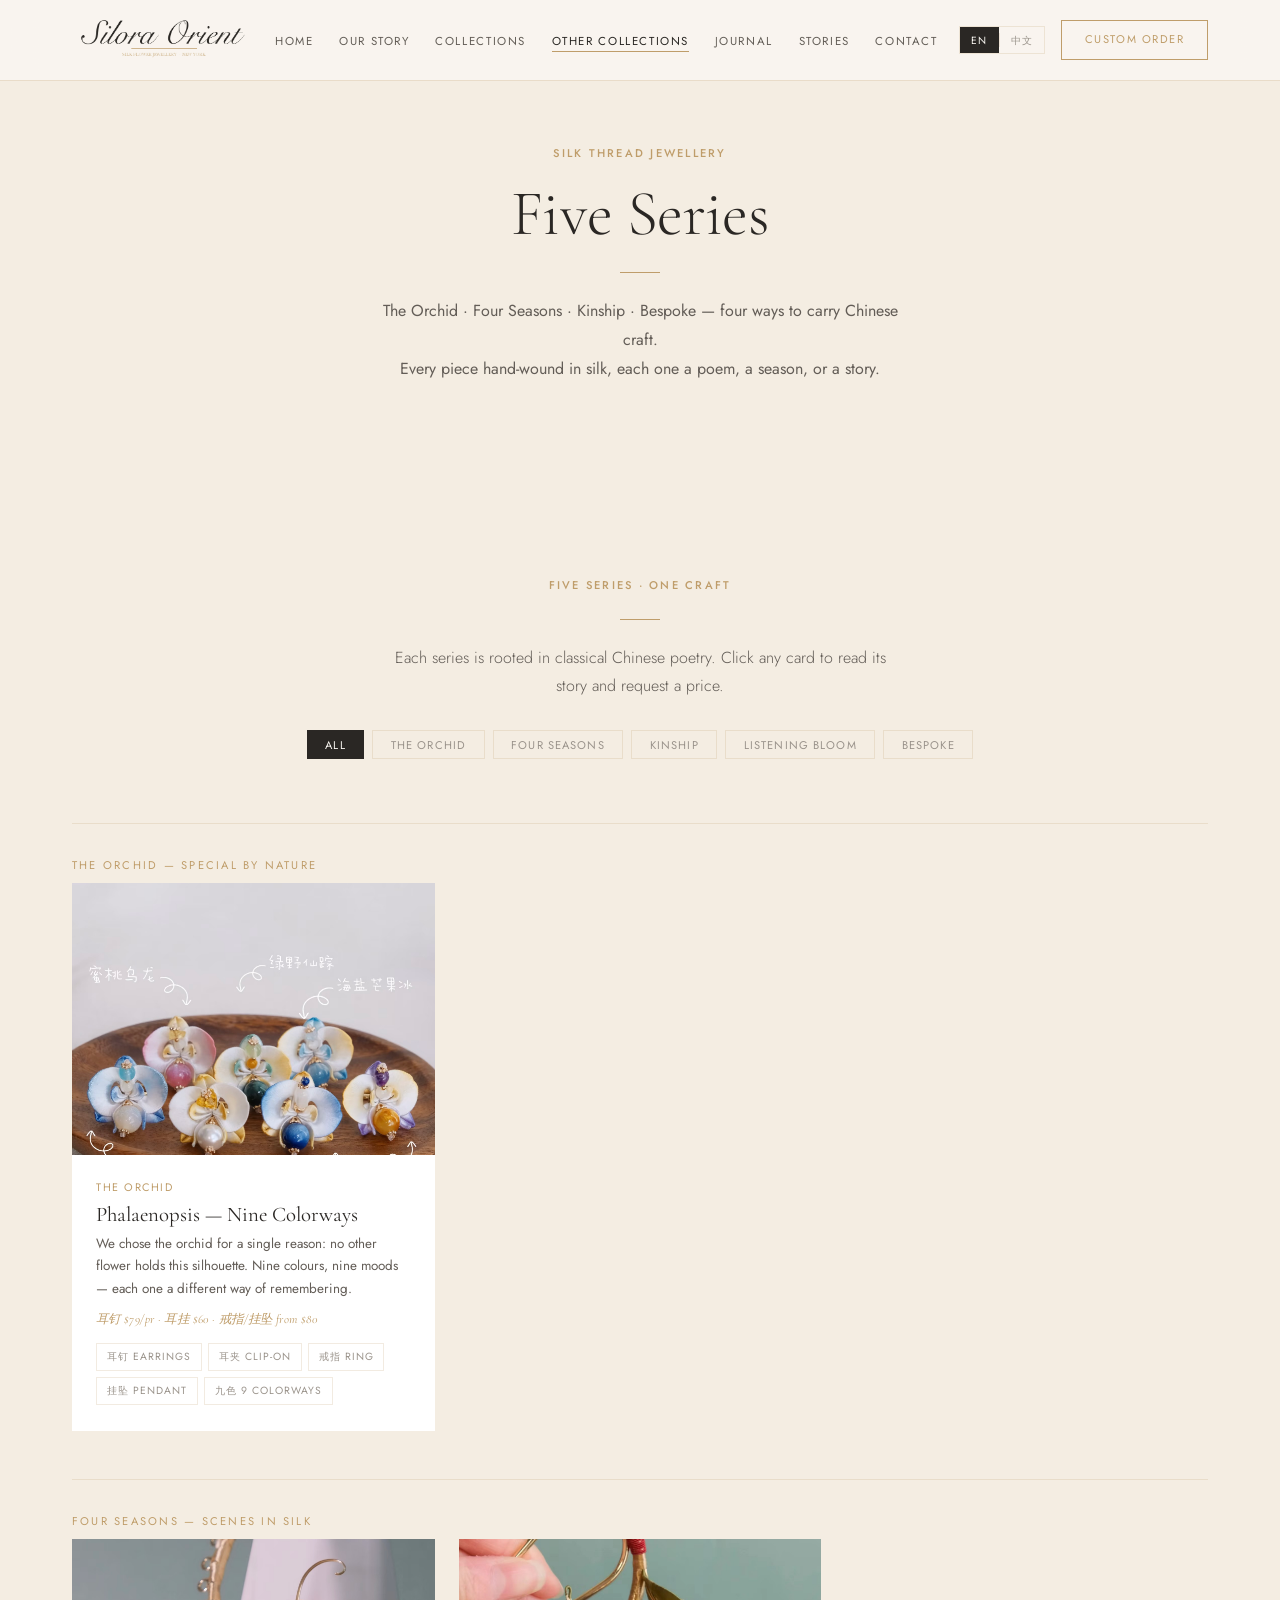
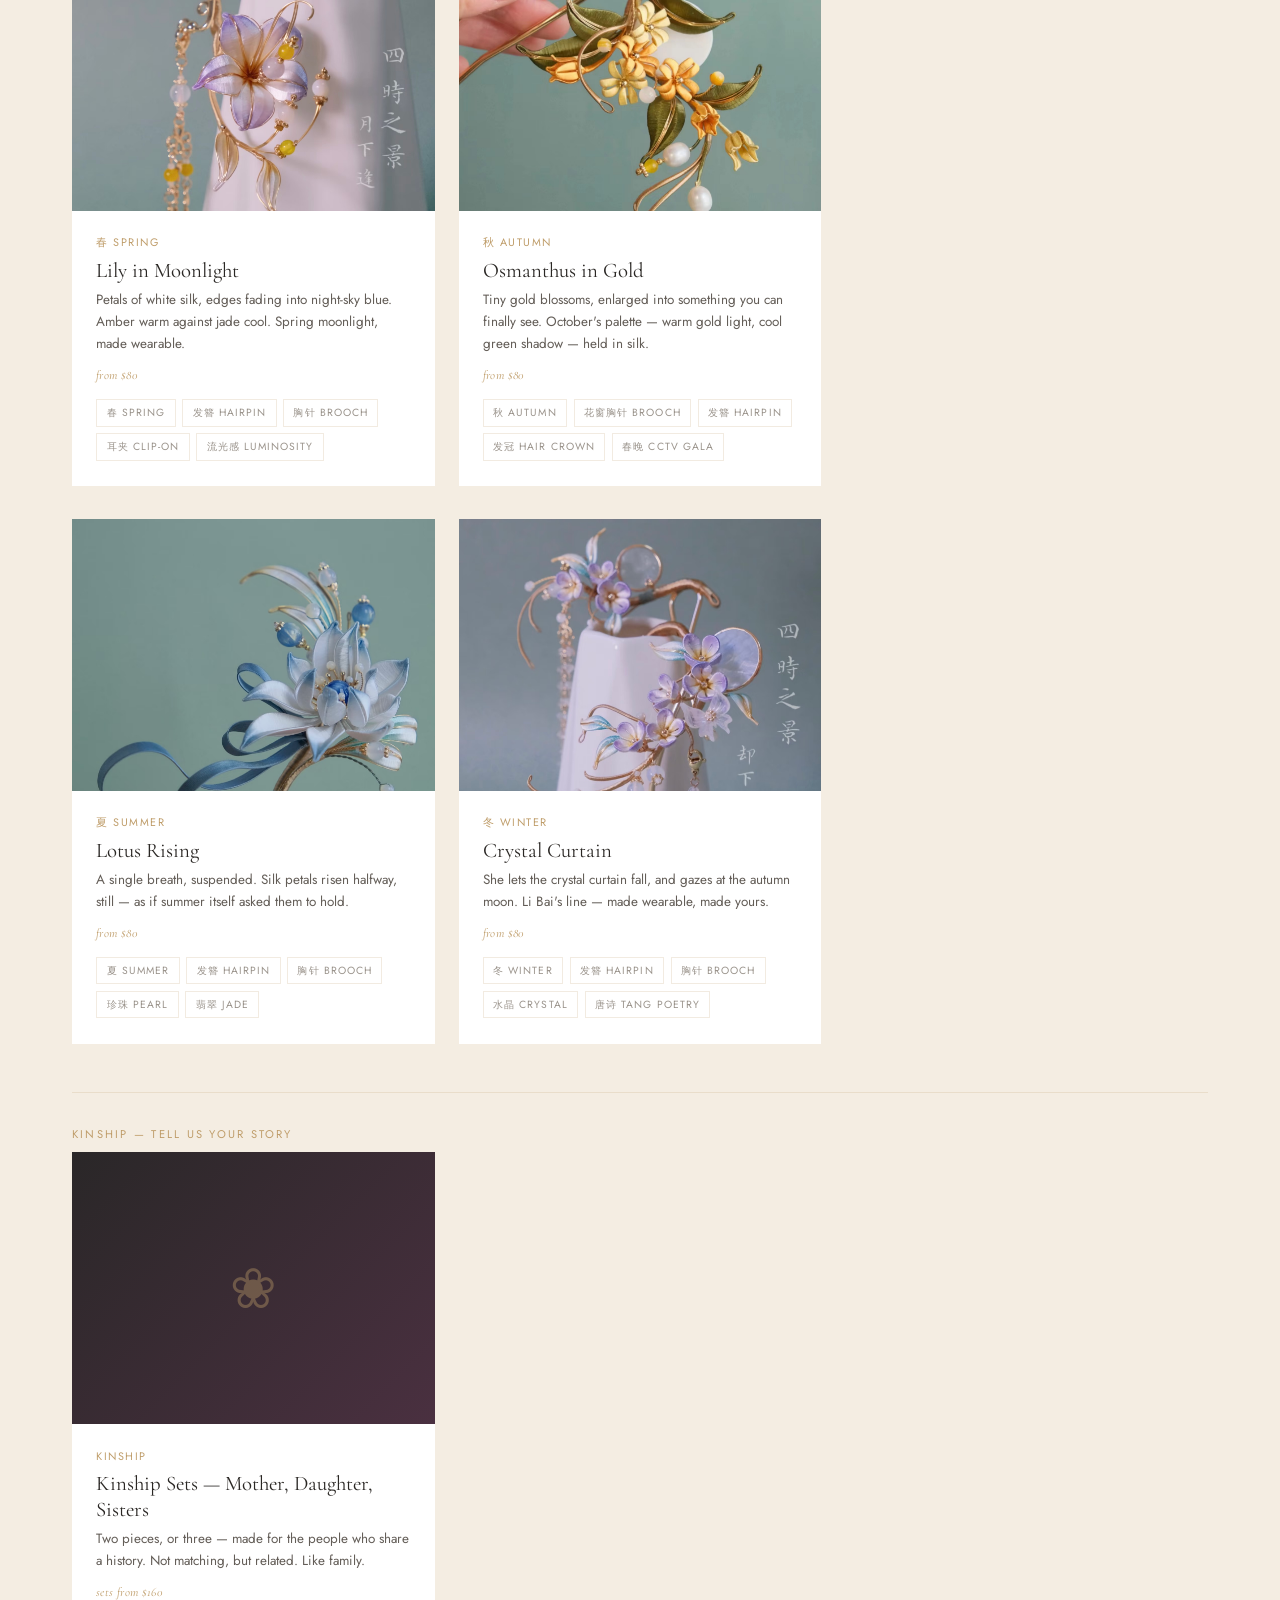
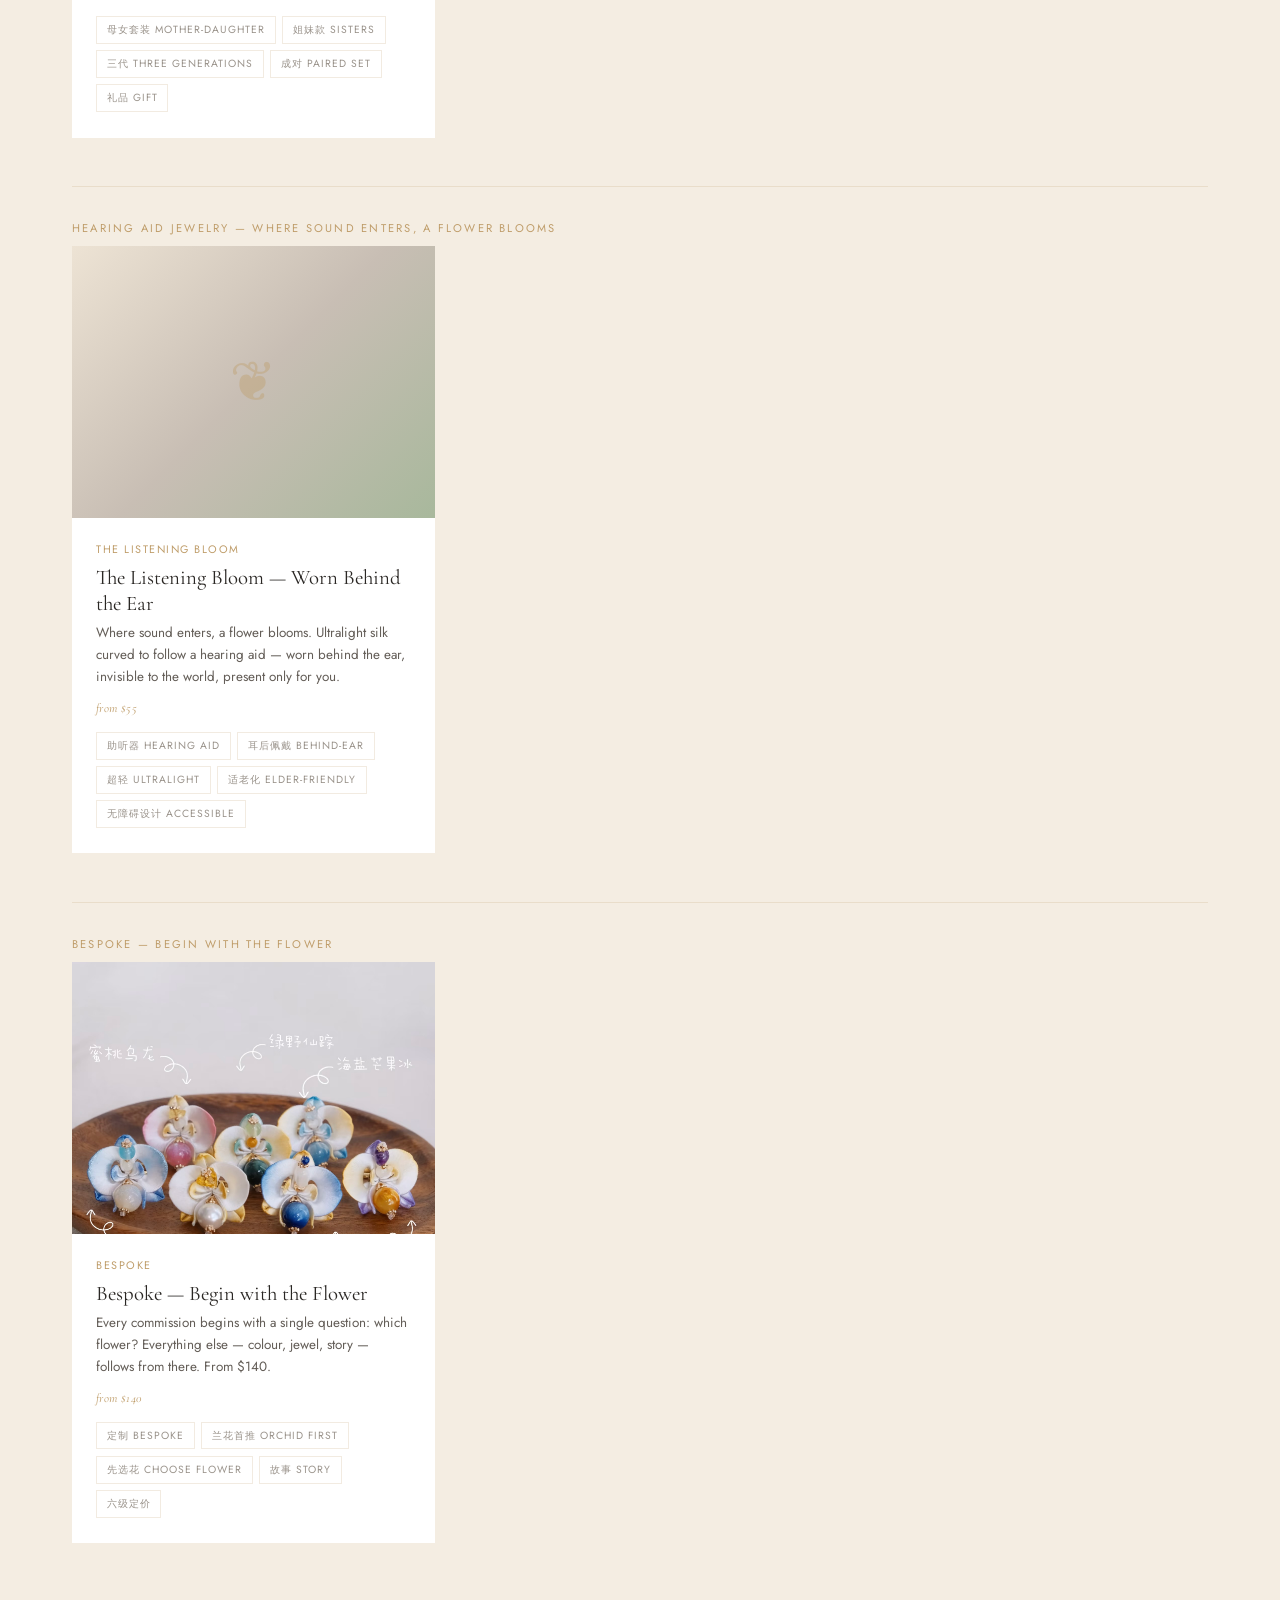
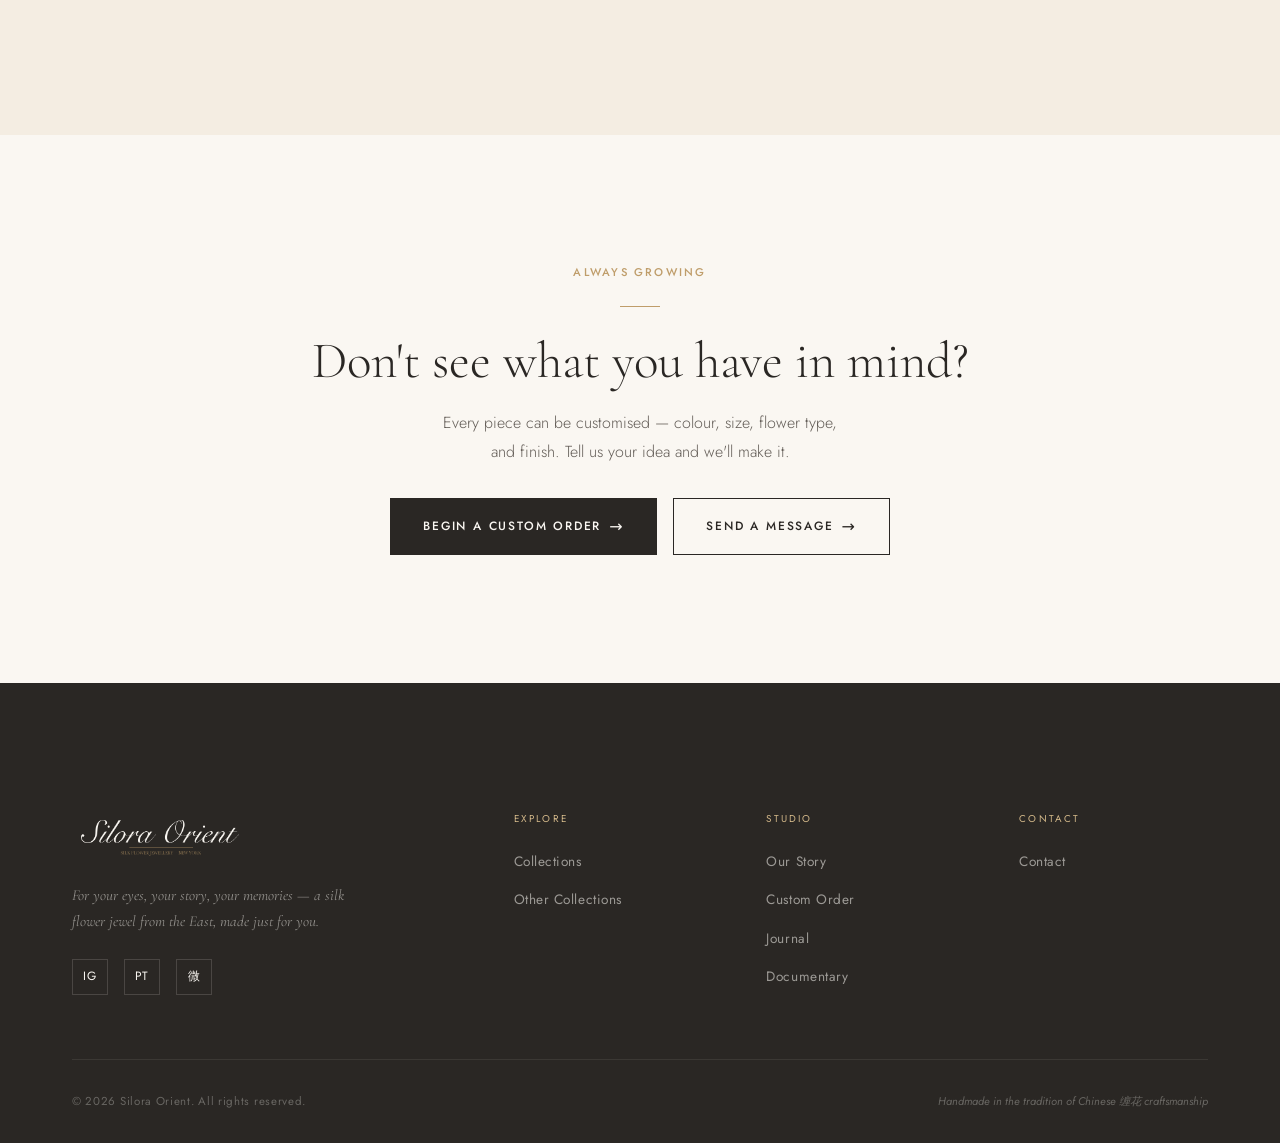
<file: other-collections.html>
<!DOCTYPE html>
<html lang="en">
<head>
  <meta charset="UTF-8" />
  <meta name="viewport" content="width=device-width, initial-scale=1.0" />
  <link rel="icon" type="image/svg+xml" href="favicon.svg" />
  <link rel="icon" type="image/png" sizes="32x32" href="favicon-32x32.png" />
  <link rel="apple-touch-icon" sizes="180x180" href="apple-touch-icon.png" />
<title>Other Collections — Silora Orient</title>
  <meta name="description" content="Silora Orient's extended series — wisteria, plum blossom, iris brooches, the flavour orchid series, and more." />
  <link rel="stylesheet" href="styles.css" />
  <!-- Google Analytics 4 — replace G-XXXXXXXXXX with real Measurement ID -->
  <script async src="https://www.googletagmanager.com/gtag/js?id=G-XXXXXXXXXX"></script>
  <script>
    window.dataLayer = window.dataLayer || [];
    function gtag(){dataLayer.push(arguments);}
    gtag('js', new Date());
    gtag('config', 'G-XXXXXXXXXX');
  </script>
  <style>
    /* ---- Waterfall grid ---- */
    .waterfall {
      columns: 3 300px;
      column-gap: 1.5rem;
      margin-top: 3rem;
    }
    .wf-card {
      break-inside: avoid;
      display: inline-block;
      width: 100%;
      margin-bottom: 1.5rem;
      cursor: pointer;
      overflow: hidden;
      background: var(--white);
      position: relative;
    }
    .wf-card:hover .wf-img img { transform: scale(1.04); }
    .wf-card:hover .wf-overlay { opacity: 1; }
    .wf-img { overflow: hidden; position: relative; aspect-ratio: 4/3; background: var(--cream); }
    .wf-img img { position: absolute; inset: 0; width: 100%; height: 100%; object-fit: cover; display: block; transition: transform 0.6s ease; }
    .wf-overlay {
      position: absolute; inset: 0;
      background: rgba(42,39,36,0.45);
      display: flex; align-items: center; justify-content: center;
      opacity: 0; transition: opacity 0.3s;
    }
    .wf-overlay span {
      color: var(--ivory); font-family: var(--font-serif);
      font-size: 0.9rem; letter-spacing: 0.15em; text-transform: uppercase;
      border: 1px solid rgba(250,247,242,0.5); padding: 0.5rem 1.2rem;
    }
    .wf-body { padding: 1.4rem 1.5rem 1.6rem; }
    .wf-series { font-size: 0.68rem; letter-spacing: 0.14em; text-transform: uppercase; color: var(--gold); margin-bottom: 0.4rem; }
    .wf-title { font-family: var(--font-serif); font-size: 1.3rem; font-weight: 400; color: var(--text-dark); margin-bottom: 0.3rem; line-height: 1.25; }
    .wf-title-zh { font-size: 0.78rem; color: var(--text-light); margin-bottom: 0.65rem; }
    .wf-tagline { font-size: 0.84rem; color: var(--text-mid); line-height: 1.65; }
    .wf-price { font-size: 0.78rem; color: var(--gold); margin-top: 0.6rem; letter-spacing: 0.03em; font-family: var(--font-serif); font-style: italic; }
    .wf-tags { display: flex; flex-wrap: wrap; gap: 0.4rem; margin-top: 0.8rem; }
    .wf-tag { font-size: 0.65rem; letter-spacing: 0.1em; text-transform: uppercase; padding: 0.25rem 0.6rem; border: 1px solid var(--border); color: var(--text-light); }

    /* ---- Placeholder image bg when no img ---- */
    .wf-img-placeholder { aspect-ratio: 4/3; }
    .bg-plum { background: linear-gradient(135deg, #2a2728 0%, #4a3040 100%); }
    .bg-wisteria { background: linear-gradient(135deg, #C4BAD4 0%, #8B7FA8 100%); }
    .bg-lotus    { background: linear-gradient(135deg, #C8DBC0 0%, #7DAA8F 100%); }
    .bg-bloom    { background: linear-gradient(135deg, #EDE3D4 0%, #C8BEB4 50%, #A8B89C 100%); }

    /* ---- Story modal ---- */
    .story-modal {
      position: fixed; inset: 0; z-index: 2000;
      display: flex; align-items: center; justify-content: center;
      opacity: 0; visibility: hidden; transition: opacity 0.3s, visibility 0.3s;
      padding: 1rem;
    }
    .story-modal.open { opacity: 1; visibility: visible; }
    .story-modal-bg {
      position: absolute; inset: 0;
      background: rgba(42,39,36,0.7); backdrop-filter: blur(8px);
    }
    .story-modal-box {
      position: relative; z-index: 1;
      background: var(--ivory); max-width: 760px; width: 100%;
      max-height: 90vh; overflow-y: auto;
      display: grid; grid-template-columns: 1fr 1fr;
    }
    .story-modal-img { overflow: hidden; min-height: 320px; }
    .story-modal-img img { width: 100%; height: 100%; object-fit: cover; display: block; }
    .story-modal-img-placeholder { width: 100%; min-height: 320px; display: flex; align-items: center; justify-content: center; font-size: 3rem; color: rgba(191,157,106,0.4); }
    .story-modal-body { padding: 2.5rem 2rem; display: flex; flex-direction: column; }
    .story-modal-close {
      position: absolute; top: 1rem; right: 1rem; z-index: 2;
      background: var(--ivory); border: none; width: 36px; height: 36px;
      cursor: pointer; font-size: 1.1rem; color: var(--text-mid);
      display: flex; align-items: center; justify-content: center;
    }
    .story-modal-series { font-size: 0.65rem; letter-spacing: 0.18em; text-transform: uppercase; color: var(--gold); margin-bottom: 0.5rem; }
    .story-modal-title { font-family: var(--font-serif); font-size: 1.6rem; font-weight: 300; line-height: 1.2; margin-bottom: 0.25rem; }
    .story-modal-title-zh { font-size: 0.85rem; color: var(--text-light); margin-bottom: 1.2rem; }
    .story-modal-text { font-size: 0.9rem; line-height: 1.85; color: var(--text-mid); flex: 1; }
    .story-modal-actions { margin-top: 1.8rem; display: flex; gap: 0.8rem; flex-wrap: wrap; }

    /* ---- Gallery thumbnails in modal ---- */
    .modal-gallery { display: flex; gap: 0.4rem; padding: 0.5rem 0.5rem 0; background: var(--cream); overflow-x: auto; }
    .modal-gallery-thumb {
      width: 56px; height: 42px; object-fit: cover; cursor: pointer; flex-shrink: 0;
      border: 2px solid transparent; transition: border-color 0.2s, opacity 0.2s; opacity: 0.72;
    }
    .modal-gallery-thumb:hover { opacity: 1; }
    .modal-gallery-thumb.active { border-color: var(--gold); opacity: 1; }

    /* ---- Pricing form inline ---- */
    .pricing-form { display: none; margin-top: 1.5rem; padding-top: 1.5rem; border-top: 1px solid var(--border); }
    .pricing-form.visible { display: block; }
    .pricing-form label { font-size: 0.72rem; letter-spacing: 0.1em; text-transform: uppercase; color: var(--text-mid); display: block; margin-bottom: 0.4rem; }
    .pricing-form input[type="email"] {
      width: 100%; padding: 0.7rem 1rem; border: 1px solid var(--border);
      background: var(--white); font-family: var(--font-sans); font-size: 0.88rem;
      color: var(--text-dark); margin-bottom: 0.75rem; box-sizing: border-box;
      transition: border-color 0.2s;
    }
    .pricing-form input[type="email"]:focus { outline: none; border-color: var(--gold); }
    .pricing-form-note { font-size: 0.75rem; color: var(--text-light); margin-bottom: 0.75rem; }
    .pricing-form-success { font-family: var(--font-serif); font-size: 1rem; font-style: italic; color: var(--gold); padding: 1rem 0; display: none; }
    .promo-row { display: flex; gap: 0.5rem; align-items: flex-start; margin-bottom: 0.75rem; }
    .promo-row input { flex: 1; padding: 0.7rem 1rem; border: 1px solid var(--border); background: #fff; font-family: var(--font-sans); font-size: 0.88rem; color: var(--text-dark); box-sizing: border-box; transition: border-color 0.2s; text-transform: uppercase; letter-spacing: 0.05em; }
    .promo-row input:focus { outline: none; border-color: var(--gold); }
    .promo-apply { padding: 0.7rem 1rem; background: transparent; border: 1px solid var(--border); font-family: var(--font-sans); font-size: 0.72rem; letter-spacing: 0.1em; text-transform: uppercase; color: var(--text-mid); cursor: pointer; white-space: nowrap; transition: all 0.2s; }
    .promo-apply:hover { border-color: var(--gold); color: var(--gold); }
    .promo-msg { font-size: 0.75rem; margin-bottom: 0.75rem; display: none; }
    .promo-msg.valid { color: var(--gold); display: block; }
    .promo-msg.invalid { color: #c0392b; display: block; }

    /* ---- Filter tabs ---- */
    .filter-tabs { display: flex; gap: 0.5rem; flex-wrap: wrap; justify-content: center; margin-top: 1.8rem; }
    .filter-tab { padding: 0.35rem 1.1rem; font-family: var(--font-sans); font-size: 0.7rem; letter-spacing: 0.1em; text-transform: uppercase; border: 1px solid var(--border); color: var(--text-light); background: transparent; cursor: pointer; transition: all 0.2s; }
    .filter-tab:hover { border-color: var(--gold); color: var(--gold); }
    .filter-tab.active { background: var(--text-dark); color: var(--ivory); border-color: var(--text-dark); }

    @media (max-width: 640px) {
      .story-modal-box { grid-template-columns: 1fr; }
      .story-modal-img { min-height: 220px; }
      .story-modal-body { padding: 1.5rem; }
    }
    @media (max-width: 768px) {
      .waterfall { columns: 2 240px; }
    }
    @media (max-width: 480px) {
      .waterfall { columns: 1; }
    }
  </style>
</head>
<body>

<!-- Navigation -->
<nav class="nav scrolled" id="nav">
  <div class="nav-inner">
    <a href="index.html" class="nav-logo"><img src="images/silora-logo.png" alt="Silora Orient" /></a>
    <ul class="nav-links">
      <li><a href="index.html"            class="nav-link" data-i18n="nav.home">Home</a></li>
      <li><a href="about.html"            class="nav-link" data-i18n="nav.our_story">Our Story</a></li>
      <li><a href="collections.html"      class="nav-link" data-i18n="nav.collections">Collections</a></li>
      <li><a href="other-collections.html"class="nav-link active" data-i18n="nav.other_collections">Other Collections</a></li>
      <li><a href="journal.html"          class="nav-link" data-i18n="nav.journal">Journal</a></li>
      <li><a href="stories.html"          class="nav-link" data-i18n="nav.stories">Stories</a></li>
      <li><a href="contact.html"          class="nav-link" data-i18n="nav.contact">Contact</a></li>
    </ul>
    <div style="display:flex; align-items:center; gap:1rem;">
      <div class="lang-switch" id="langSwitch">
        <button class="lang-btn active" data-lang="en">EN</button>
        <div class="lang-divider-line"></div>
        <button class="lang-btn" data-lang="zh">中文</button>
      </div>
      <a href="custom.html" class="nav-cta" data-i18n="nav.custom_order">Custom Order</a>
    </div>
    <button class="nav-hamburger" id="hamburger" aria-label="Menu">
      <span></span><span></span><span></span>
    </button>
  </div>
</nav>

<!-- Mobile Menu -->
<div class="mobile-menu" id="mobileMenu">
  <a href="index.html"            class="nav-link" data-i18n="nav.home">Home</a>
  <a href="about.html"            class="nav-link" data-i18n="nav.our_story">Our Story</a>
  <a href="other-collections.html" class="nav-link" data-i18n="nav.collections">Collections</a>
  <a href="journal.html"          class="nav-link" data-i18n="nav.journal">Journal</a>
  <a href="stories.html"          class="nav-link" data-i18n="nav.stories">Stories</a>
  <a href="contact.html"          class="nav-link" data-i18n="nav.contact">Contact</a>
  <a href="custom.html" class="btn btn-gold" style="margin-top:1rem;" data-i18n="nav.custom_order">Custom Order</a>
</div>

<!-- Page Hero -->
<div class="page-hero">
  <p class="t-label page-hero-label" data-i18n-en="Silk Thread Jewellery" data-i18n-zh="缠花珠宝 · Silk Thread Jewellery">Silk Thread Jewellery</p>
  <h1 class="t-display page-hero-title" style="font-size: clamp(2.5rem, 5vw, 5rem);" data-i18n-en="Five Series" data-i18n-zh="五大系列">Five Series</h1>
  <div class="divider"></div>
  <p class="page-hero-desc" data-i18n-en="The Orchid · Four Seasons · Kinship · Bespoke — four ways to carry Chinese craft.<br>Every piece hand-wound in silk, each one a poem, a season, or a story." data-i18n-zh="兰花系列 · 四时之景 · 亲情系列 · 定制系列 — four ways to carry Chinese craft.<br>Every piece hand-wound in silk, each one a poem, a season, or a story.">
    The Orchid · Four Seasons · Kinship · Bespoke — four ways to carry Chinese craft.<br>
    Every piece hand-wound in silk, each one a poem, a season, or a story.
  </p>
</div>

<!-- Waterfall -->
<section style="background: var(--cream); padding: var(--space-xl) 0 calc(var(--space-xl) + 2rem);">
  <div class="container">
    <div style="text-align:center; max-width: 520px; margin: 0 auto;">
      <p class="t-label reveal" data-i18n-en="Five Series · One Craft" data-i18n-zh="五大系列 · Five Series · One Craft">Five Series · One Craft</p>
      <div class="divider"></div>
      <p class="t-body reveal reveal-delay-1" style="margin-top:0.5rem;">
        Each series is rooted in classical Chinese poetry. Click any card to read its story and request a price.
      </p>
    </div>

    <div class="filter-tabs" id="filterTabs">
      <button class="filter-tab active" data-filter="all"     data-en="All"          data-zh="全部">All</button>
      <button class="filter-tab"        data-filter="orchid"  data-en="The Orchid"   data-zh="兰花系列">The Orchid</button>
      <button class="filter-tab"        data-filter="seasons" data-en="Four Seasons" data-zh="四时之景">Four Seasons</button>
      <button class="filter-tab"        data-filter="kinship" data-en="Kinship"      data-zh="亲情系列">Kinship</button>
      <button class="filter-tab"        data-filter="bloom"   data-en="Listening Bloom" data-zh="聆花系列">Listening Bloom</button>
      <button class="filter-tab"        data-filter="custom"  data-en="Bespoke"      data-zh="定制系列">Bespoke</button>
    </div>
    <div class="waterfall" id="waterfall">
      <!-- Cards injected by JS from COLLECTIONS data below -->
    </div>
  </div>
</section>

<!-- CTA -->
<section style="background: var(--ivory); padding: var(--space-xl) 0; text-align:center;">
  <div class="container">
    <p class="t-label reveal">Always Growing</p>
    <div class="divider"></div>
    <h2 class="t-headline reveal reveal-delay-1">Don't see what you have in mind?</h2>
    <p class="t-body reveal reveal-delay-2" style="max-width:420px; margin:1rem auto 2rem;">
      Every piece can be customised — colour, size, flower type, and finish. Tell us your idea and we'll make it.
    </p>
    <div style="display:flex; gap:1rem; justify-content:center; flex-wrap:wrap;" class="reveal reveal-delay-3">
      <a href="custom.html" class="btn btn-primary btn-arrow">Begin a Custom Order</a>
      <a href="contact.html" class="btn btn-outline btn-arrow">Send a Message</a>
    </div>
  </div>
</section>

<!-- Story Modal -->
<div class="story-modal" id="storyModal" role="dialog" aria-modal="true">
  <div class="story-modal-bg" id="modalBg"></div>
  <div class="story-modal-box">
    <button class="story-modal-close" id="modalClose" aria-label="Close">✕</button>
    <div class="story-modal-img" id="modalImg"></div>
    <div class="story-modal-body">
      <p class="story-modal-series" id="modalSeries"></p>
      <h2 class="story-modal-title" id="modalTitle"></h2>
      <p class="story-modal-title-zh" id="modalTitleZh"></p>
      <p id="modalPrice" style="font-family:var(--font-serif);font-size:0.95rem;font-style:italic;color:var(--gold);margin-bottom:1rem;display:none;"></p>
      <div class="story-modal-text" id="modalText"></div>
      <div class="story-modal-actions">
        <button class="btn btn-primary" id="modalPricingBtn">Request Pricing</button>
        <a href="custom.html" class="btn btn-outline btn-arrow">Custom Order</a>
      </div>
      <!-- Pricing form -->
      <div class="pricing-form" id="modalPricingForm">
        <div id="pricingFormInner">
          <label for="pricingEmail">Your Email</label>
          <input type="email" id="pricingEmail" placeholder="your@email.com" required />
          <label for="pricingEmailConfirm">Confirm Email</label>
          <input type="email" id="pricingEmailConfirm" placeholder="your@email.com" required />
          <label for="pricingLocation" style="margin-top:0.5rem;">City, State / Province, Country</label>
          <input type="text" id="pricingLocation" placeholder="e.g. New York, NY, United States" style="width:100%;padding:0.7rem 1rem;border:1px solid var(--border);background:#fff;font-family:var(--font-sans);font-size:0.88rem;color:var(--text-dark);margin-bottom:0.75rem;box-sizing:border-box;" />
          <label for="pricingPromo" style="margin-top:0.5rem;">Promo Code <span style="font-size:0.68rem;color:var(--text-light);text-transform:none;letter-spacing:0;">(optional · 优惠码)</span></label>
          <div class="promo-row">
            <input type="text" id="pricingPromo" placeholder="e.g. SL6-XXXXXX" maxlength="10" autocomplete="off" />
            <button type="button" class="promo-apply" id="promoApplyBtn">Apply</button>
          </div>
          <p class="promo-msg" id="promoMsg"></p>
          <p class="pricing-form-note">We use your location to estimate shipping cost and regional price. We'll reply within 24 hours.</p>
          <button class="btn btn-primary" id="pricingSubmitBtn" style="width:100%;">Send Inquiry</button>
        </div>
        <div class="pricing-form-success" id="pricingSuccess">
          Thank you — we'll be in touch shortly. ✦
        </div>
      </div>
    </div>
  </div>
</div>

<!-- Footer -->
<footer class="footer">
  <div class="container">
    <div class="footer-top">
      <div class="footer-brand">
        <div class="nav-logo" style="color: var(--ivory); margin-bottom: 1rem;"><img src="images/silora-logo-light.png" alt="Silora Orient" /></div>
        <p class="footer-tagline" data-i18n="footer.tagline">"For your eyes, your story, your memories — a silk flower jewel from the East, made just for you."</p>
        <div class="footer-social">
          <a href="#" aria-label="Instagram">IG</a>
          <a href="#" aria-label="Pinterest">PT</a>
          <a href="#" aria-label="WeChat">微</a>
        </div>
      </div>
      <div>
        <p class="footer-col-title" data-i18n="footer.explore">Explore</p>
        <ul class="footer-links">
          <li><a href="collections.html"       data-i18n="nav.collections">Collections</a></li>
          <li><a href="other-collections.html" data-i18n="nav.other_collections">Other Collections</a></li>
        </ul>
      </div>
      <div>
        <p class="footer-col-title" data-i18n="footer.studio">Studio</p>
        <ul class="footer-links">
          <li><a href="about.html"       data-i18n="nav.our_story">Our Story</a></li>
          <li><a href="custom.html"      data-i18n="nav.custom_order">Custom Order</a></li>
          <li><a href="journal.html"     data-i18n="nav.journal">Journal</a></li>
          <li><a href="documentary.html" data-i18n="nav.documentary">Documentary</a></li>
        </ul>
      </div>
      <div>
        <p class="footer-col-title" data-i18n="footer.contact">Contact</p>
        <ul class="footer-links">
          <li><a href="contact.html" data-i18n="nav.contact">Contact Page</a></li>
        </ul>
      </div>
    </div>
    <div class="footer-bottom">
      <p class="footer-copy" data-i18n="footer.copyright">© 2026 Silora Orient. All rights reserved.</p>
      <p class="footer-note" data-i18n="footer.craft_note">Handmade in the tradition of Chinese 缠花 craftsmanship</p>
    </div>
  </div>
</footer>

<script src="main.js"></script>
<script>
// ============================================================
// DATA SOURCE: content/collections.json
// To publish/unpublish: edit that file → git push → live in 30s
// ============================================================
const CATEGORY_LABELS = {
  orchid:  { en: 'The Orchid — Special by Nature',           zh: '兰花系列 · The Orchid'   },
  seasons: { en: 'Four Seasons — Scenes in Silk',            zh: '四时之景 · 春夏秋冬'      },
  kinship: { en: 'Kinship — Tell Us Your Story',             zh: '亲情系列 · 三代的故事'    },
  bloom:   { en: 'Hearing Aid Jewelry — Where Sound Enters, a Flower Blooms', zh: '聆花系列 · 助听艺术 · 耳后的花园' },
  custom:  { en: 'Bespoke — Begin with the Flower',          zh: '定制系列 · 先选花，再选色' },
};

// ---- Inline fallback data (always works, incl. local file:// opening) ----
const COLLECTIONS_FALLBACK = [
  { id:"listening-bloom", published:true, category:"bloom",
    series:"聆花系列 · Hearing Aid Jewelry", series_zh:"聆花系列 · 耳后的花园",
    title:"Hearing Aid Jewelry — Worn Behind the Ear", title_zh:"聆花系列 · 为助听器而生的花",
    tagline:"Lightweight. Personalized. Anti-loss. Beautiful. Silk flowers curved to rest gently behind the ear — where sound enters, a flower blooms.",
    tagline_zh:"轻盈 · 个性化 · 防丢失 · 美观。极轻蚕丝花朵，随助听器弧度贴合耳后，声音进入的地方，花开了。",
    story:"There is a place most people will never see.\n\nBehind the ear, where a hearing aid rests against the skin — curved, quiet, doing its work without asking to be noticed. For years, people have worn them as something to apologise for. Something to tuck away, to wish were smaller, less visible, less there.\n\nThis series begins from a different idea entirely.\n\nIf something lives behind your ear — in the exact place where sound enters, where the world reaches you — why not let a flower live there too?\n\nThe Listening Bloom is made from the same silk thread as our other collections, wound around hand-formed copper wire. Each piece is shaped to follow the gentle arc of a hearing aid, resting lightly against the bone behind the ear. The dual-hook design loops naturally around the hearing aid, keeping your flower secure all day — no clips, no adhesives, no adjusting.\n\nThe weight of a single piece is almost nothing — lighter than an earring, lighter than a pin.\n\nWe make these in silk orchids (nine colorways), osmanthus clusters, and the five-petal flowers from the Crystal Curtain and Lily in Moonlight series. Mix any flower with your ear hook.\n\nAlso available: eyeglass chains (眼镜链) and hearing aid anti-loss cords (助听器防丢绳) in matching silk flower designs.\n\nPricing:\n· Orchid earrings: $93/pair\n· Ear hook: $69 each\n· 3-Flower Set (earrings + hook): $135\n\nContact us to mix and match your color story.",
    story_zh:"有一个地方，大多数人永远看不见。\n\n耳后，助听器贴着皮肤的地方——弯曲，安静，不声不响地做着它的工作。多年来，人们把它当作需要道歉的东西，藏起来，希望它更小、更不显眼。\n\n这个系列从一个完全不同的想法出发：如果声音在这里抵达你——为什么不让一朵花也住在那里？\n\n聆花系列用与其他系列相同的蚕丝缠绕在手工成型的铜丝上，二挂型设计与助听器弧度自然贴合，全天防脱落，无需夹子和胶水。\n\n单件重量极轻——比耳环更轻，比别针更轻。\n\n可选花型：丝绸兰花（九款色系）、桂花簇、《却下水晶帘》与《月下逢》中的五瓣花。任意搭配耳挂。\n\n也可配套：眼镜链 / 助听器防丢绳，花型与耳挂匹配。\n\n定价：\n· 兰花耳钉：$93一对\n· 耳挂：$69单只\n· 三朵花套装（耳钉+耳挂）：$135\n\n联系我们定制专属配色。",
    image:"images/lily-moonlight.jpg", imgClass:null, imgPlaceholder:null,
    price:"Earrings $93/pr · Hook $69 · Set of 3 $135", price_zh:"耳钉$93一对 · 耳挂$69单只 · 套装$135",
    tags:["助听器 Hearing Aid","耳后佩戴 Behind-Ear","超轻 Ultralight","防脱落 Anti-loss","适老化 Elder-Friendly","眼镜链 Eyeglass Chain"] },
  { id:"orchid-phalaenopsis", published:true, category:"orchid",
    series:"兰花系列 · The Orchid", series_zh:"兰花系列 · 特别的花",
    title:"Phalaenopsis — Nine Colorways", title_zh:"蝴蝶兰 · 九色系",
    tagline:"We chose the orchid for a single reason: no other flower holds this silhouette. Nine colours, nine moods — each one a different way of remembering.",
    tagline_zh:"选择兰花，只因没有任何花拥有这样的花型。九款色系，每一款以一种感受命名。",
    story:"For a thousand years the orchid has appeared in East Asian art, and the reason is not mysterious: it is one of the few flowers whose shape is unmistakably itself — two wings half-spread, poised in a moment that is neither landing nor departing, suspended in something that has no other name.\n\nThis series begins from that single, undeniable fact. No added leaves. No ornamental tendrils. Only the flower — wound thread by thread, in silence, until it becomes the thing it has always been.\n\nNine colour stories, each named for a sensory memory held somewhere between taste and feeling:\nHoney Peach Oolong (蜜桃乌龙) · Into the Emerald Forest (绿野仙踪) · Sea Salt Mango Ice (海盐芒果冰) · Frozen Wonderland (冰雪奇缘) · Gilded Dreams (澛金旧梦) · Starry Moon Night (星月夜) · Taro Waves (芋泥啵啵) · Lavender Mist (薰衣草) · Deep Ocean (深海蓝)\n\nAvailable as earrings (耳钉), clip-ons (耳夹), rings (戒指), and pendants (挂坠).",
    story_zh:"兰花在东亚艺术中出现逾千年，原因只有一个：没有任何花的花型如此特别——如翅膀般展开，宁静而卓越。\n\n这个系列从这一事实出发。没有多余的叶片，没有装饰性卷须，只有这朵花——一圈一圈地缠绕，直到它成为它本来就是的样子。\n\n九款色系，每一款以一种感官记忆命名：\n蜜桃乌龙 · 绿野仙踪 · 海盐芒果冰 · 冰雪奇缘 · 澛金旧梦 · 星月夜 · 芋泥啵啵 · 薰衣草 · 深海蓝\n\n提供耳钉、耳夹、戒指与挂坠。",
    image:"images/orchid-collection.jpg", images:["images/orchid-collection.jpg","images/orchid-yellow-lavender-set.jpg","images/white-orchid-earrings.jpg"], imgClass:null, imgPlaceholder:null,
    price:"Earrings from $93 · Hook from $69 · Sets from $135", price_zh:"耳钉$93起 · 耳挂$69起 · 套装$135起",
    tags:["耳钉 Earrings","耳夹 Clip-on","戒指 Ring","挂坠 Pendant","九色 9 Colorways"] },
  { id:"four-seasons-spring", published:true, category:"seasons", season:"spring",
    series:"四时之景 · 春 Spring", series_zh:"四时之景 · 春 · 月下逢",
    title:"Lily in Moonlight", title_zh:"月下逢 · 百合",
    tagline:"Petals of white silk, edges fading into night-sky blue. Amber warm against jade cool. Spring moonlight, made wearable.",
    tagline_zh:"白色蚕丝渐染蓝边，琥珀珠与玉珠，春夜月光的流光感。",
    story:"Du Fu wrote it in a single breath:\n\n「若非群玉山头见，会向瑶台月下逢。」\n\"Had I not glimpsed you at the summit of Jade Mountain — then surely, we were meant to meet beneath the moon at Yaotai.\"\n\nThe lily is rendered in white silk, its petals fading from the pure white of the flower's heart to the cool, unnameable blue of a night sky at the tips. Gold copper wire curves outward, unhurried, the way a stem moves in a breeze — catching light the way a living thing catches moonlight.\n\nYellow amber, warm as a late afternoon, is scattered against white jade, cool as the hour before dawn. Earth held against sky. A conversation between what is near and what is far.\n\nFull set: hairpin (发簪), brooches (胸针), ring, earrings (耳夹 + 耳挂).",
    story_zh:"灵感来自杜甫诗句：「若非群玉山头见，会向瑶台月下逢。」\n\n白色蚕丝花瓣边缘渐染蓝色，从花心纯白过渡至花尖夜空蓝。金色铜丝自由延伸如藤蔓，黄色琥珀珠与白色玉珠点缀其间——暖与冷、土地与天空的对比。\n\n整套：发簪、胸针、戒指、耳饰（耳夹+耳挂）。",
    image:"images/lily-moonlight.jpg", imgClass:null, imgPlaceholder:null,
    price:"from $80", price_zh:"$80起",
    tags:["春 Spring","发簪 Hairpin","胸针 Brooch","耳夹 Clip-on","流光感 Luminosity"] },
  { id:"four-seasons-summer", published:true, category:"seasons", season:"summer",
    series:"四时之景 · 夏 Summer", series_zh:"四时之景 · 夏 · 一一风荷举",
    title:"Lotus Rising", title_zh:"一一风荷举 · 荷花",
    tagline:"A single breath, suspended. Silk petals risen halfway, still — as if summer itself asked them to hold.",
    tagline_zh:"淡绿与藕白花瓣，凝固于上升一息之间。淡水珍珠与翡翠珠，夏日的静谧。",
    story:"Zhou Bangyan found the image in one unhurried line:\n\n「水面清圆，一一风荷举。」\n\"The water's surface — round and clear — lotus after lotus lifting gently in the wind.\"\n\nThis is the moment the collection holds. Not the lotus in full bloom. Not the stem beneath the water. The instant between — when a petal has lifted on a summer breeze and hangs there, weightless, before it settles back into itself.\n\nPale green and blush-white silk petals tip upward as if mid-breath, as if the wind is still passing through them. Freshwater pearls (淡水珍珠) and jade beads (翡翠珠) rest among them — cool and still, like the water below.\n\nFull set: hairpin (发簪), brooches (胸针), ring (戒指), earrings (耳夹 + 耳挂).",
    story_zh:"灵感来自周邦彦《苏幕遮》：「水面清圆，一一风荷举。」\n\n这个系列定格一个瞬间：莲花花瓣在夏风中轻轻扬起，悬在半空，凝固于起落之间。\n\n淡绿与藕白丝绸花瓣花尖上翘，如同凝固于风中一息。淡水珍珠与翡翠珠点缀其间，清凉静谧如花下湖水。\n\n整套：发簪、胸针、戒指、耳饰（耳夹+耳挂）。",
    image:"images/lotus-rising.jpg", imgClass:null, imgPlaceholder:null,
    price:"from $80", price_zh:"$80起",
    tags:["夏 Summer","发簪 Hairpin","胸针 Brooch","珍珠 Pearl","翡翠 Jade"] },
  { id:"four-seasons-autumn", published:true, category:"seasons", season:"autumn",
    series:"四时之景 · 秋 Autumn", series_zh:"四时之景 · 秋 · 月桂流金",
    title:"Osmanthus in Gold", title_zh:"月桂流金 · 桂花",
    tagline:"Tiny gold blossoms, enlarged into something you can finally see. October's palette — warm gold light, cool green shadow — held in silk.",
    tagline_zh:"金黄桂花簇，墨绿金边叶，可佩戴的秋天。",
    story:"「月桂流金」— The Moon-Laurel in Flowing Gold.\n\nIn nature, the osmanthus blossom is barely there — four petals, each smaller than a fingernail, easily missed on the branch. The scent arrives before the flower does. You smell October before you see it.\n\nThis series asks a single question: what if you could see what you have always only been able to smell?\n\nThe blossoms are intentionally enlarged so that the four-petal structure — precise, symmetrical, quietly perfect — becomes something you can hold in your eye and truly appreciate. Gold and amber blooms against deep olive-green metallic leaves: the exact palette of a moon-viewing evening in October, warm gold light pooling in cool green shadow.\n\nThree forms:\n· Lattice brooches (花窗胸针) — osmanthus blooming from a woven bamboo-lattice base\n· Hairpin (发簪) — gold U-pin with osmanthus, pearls, amber beads, white jade disc\n· Hair crown (发冠) — curved gold frame, jade beads, leaf pendants\n\nFeatured on CCTV Spring Festival Gala 2026.",
    story_zh:"「月桂流金」——月光下流金般的桂花。\n\n自然界的桂花极小，容易被忽视。在这个系列中，花朵被有意放大，让四瓣结构成为可以真正被欣赏的焦点。\n\n金黄色桂花簇与墨绿色金边叶片——十月赏月夜晚的精准色彩。\n\n三种形式：\n· 花窗胸针——桂花从竹编镂空底座中绽放\n· 发簪——金色U型，配桂花、珍珠、琥珀珠与白玉月片\n· 发冠——金色弧形框架，翡翠珠与叶片挂坠\n\n★ 2026年央视春晚亮相",
    image:"images/osmanthus-1.jpg", images:["images/osmanthus-1.jpg","images/osmanthus-2.jpg"], imgClass:null, imgPlaceholder:null,
    price:"from $80", price_zh:"$80起",
    tags:["秋 Autumn","花窗胸针 Brooch","发簪 Hairpin","发冠 Hair Crown","春晚 CCTV Gala"] },
  { id:"four-seasons-winter", published:true, category:"seasons", season:"winter",
    series:"四时之景 · 冬 Winter", series_zh:"四时之景 · 冬 · 却下水晶帘",
    title:"Crystal Curtain", title_zh:"却下水晶帘",
    tagline:"She lets the crystal curtain fall, and gazes at the autumn moon. Li Bai's line — made wearable, made yours.",
    tagline_zh:"李白诗意，以丝绸与水晶重现。静冬夜色，月光透过水晶帘。",
    story:"Li Bai wrote it at a window, alone in winter:\n\n「却下水晶帘，玲珑望秋月。」\n\"She lets the crystal curtain fall — and through its jade-clear folds, gazes at the autumn moon.\"\n\nAt the centre of the piece: a large moon disc, semi-opaque white — the kind of white that holds light long after the source has gone. Around it, small five-petal flowers in lavender and blue-white bloom along gold copper wire, filling in the cold, clear night-sky palette that no other season can produce.\n\nThe wire curls outward, slow and deliberate, like fern fronds uncurling in their own time. From the lower arc, crystal chain tassels fall — transparent, almost weightless, catching light with every movement the way moonbeams move through glass.\n\nPresented as a hairpin set (发簪) with a companion brooch.",
    story_zh:"「却下水晶帘，玲珑望秋月。」——李白\n\n中央是一枚大型半透明圆形月片，淡淡发光。周围，薰衣草紫与蓝白渐变的五瓣小花沿金色铜丝绽放——夜空独有的清冷色调。\n\n金色铜丝自由延伸如蕨类舒展，下方垂落水晶透明链条流苏——随风摇曳，折射月光透过水晶帘的意象。\n\n以发簪套装形式呈现，搭配一枚胸针。",
    image:"images/crystal-curtain.jpg", imgClass:null, imgPlaceholder:null,
    price:"from $80", price_zh:"$80起",
    tags:["冬 Winter","发簪 Hairpin","胸针 Brooch","水晶 Crystal","唐诗 Tang Poetry"] },
  { id:"kinship", published:true, category:"kinship",
    series:"亲情系列 · Kinship", series_zh:"亲情系列 · 告诉我们你们的故事",
    title:"Kinship Sets — Mother, Daughter, Sisters", title_zh:"亲情系列 · 母女·姐妹·三代套装",
    tagline:"Two pieces, or three — made for the people who share a history. Not matching, but related. Like family.",
    tagline_zh:"两件或三件——为那些共享同一段历史的人而做。不是一模一样，而是彼此呼应。就像家人。",
    story:"The Kinship Series does not begin with a catalogue. It begins with a conversation.\n\nTell us about the people. The mother who always wore something gold, and the daughter who has her eyes. The two sisters who grew up in the same room and now live in different cities, and who still finish each other's sentences when they call. The grandmother, the mother, the granddaughter — three generations, three different ideas of beauty, and one story running quietly through all of them.\n\nWe design paired sets for mothers and daughters, for sisters, for best friends who are close enough to count as family. Each set begins from a shared flower — the same silhouette, rendered in two colour stories that speak to each person separately, then speak to each other when placed side by side.\n\nFormats available:\n· Mother & Daughter set (2 pieces)\n· Sisters set (2 or 3 pieces)\n· Three Generations set (3 pieces)\n\nEvery set comes with a shared handwritten story card — the record of what you told us, and what we made from it.",
    story_zh:"亲情系列从一次对话开始，不是从商品目录开始。\n\n告诉我们关于这些人的故事。总爱戴金色饰物的母亲，和长了她眼睛的女儿。在同一个房间长大、如今分居两座城市、打电话时还是会接对方的话的两姐妹。祖母、母亲、外孙女——三代人，三种不同的美感，一段静静穿越其中的故事。\n\n可选形式：\n· 母女套装（2件）\n· 姐妹套装（2件或3件）\n· 三代套装（3件）\n\n每套附一张共同的手写故事卡——记录你告诉我们的事，以及我们从中做出的东西。",
    image:null, imgClass:"bg-plum", imgPlaceholder:"❀",
    price:"sets from $160", price_zh:"套装$160起",
    tags:["母女套装 Mother-Daughter","姐妹款 Sisters","三代 Three Generations","成对 Paired Set","礼品 Gift"] },
  { id:"custom-order", published:true, category:"custom",
    series:"定制系列 · Bespoke", series_zh:"定制系列 · 主推兰花",
    title:"Bespoke — Begin with the Flower", title_zh:"定制系列 · 先选花形，再选颜色",
    tagline:"Every commission begins with a single question: which flower? Everything else — colour, jewel, story — follows from there. From $99.",
    tagline_zh:"选择花形，再选颜色，再选珠宝，最后告诉我们你的故事。$99起。",
    story:"Every bespoke commission begins with the flower.\n\nNot the colour, not the jewels, not the occasion — the flower first. Because the flower determines everything: its silhouette, its natural palette, the way light will pass through it or rest on it like something that belongs.\n\nThe orchid is our signature — nine colour families, each carrying a different register of feeling. The lotus receives blue and blush. The osmanthus lives in gold and amber. The lily holds its own in moonlit white.\n\nOnce the flower is chosen, we guide you through colour — not which colour in the abstract, but what colour for this person, on this occasion, in this particular quality of light. Then the jewels: which gemstone catches light the way you have been imagining it. Then the story — the occasion, the person, the thing this piece is meant to carry into the future.\n\nNo two bespoke pieces are the same. Each one is completed with a personalised story card: a quiet record of the choices made, and the meaning that lived behind them.",
    story_zh:"每一件定制委托从花开始。\n\n兰花是我们的招牌——九款色系，每款产生不同的情感共鸣。荷花可定制蓝色与粉色。桂花以金色和琥珀色为主。百合以月光白为基调。\n\n选好花形后，我们引导你选择颜色——不只是哪种颜色，而是什么感受。然后是珠宝：哪种宝石在光线下的折射符合你的期待。最后是故事——这件珠宝要承载的场合、那个人、那段记忆。\n\n没有两件定制作品完全相同。每件作品附一张个人故事卡，记录选择的过程与背后的意义。",
    image:"images/orchid-collection.jpg", imgClass:null, imgPlaceholder:null,
    price:"from $99", price_zh:"$99起",
    tags:["定制 Bespoke","兰花首推 Orchid First","先选花 Choose Flower","故事 Story"],
    ctaLink:"custom.html", ctaLabel:"Begin Commission →" },
];

let COLLECTIONS = COLLECTIONS_FALLBACK;
let activeFilter = 'all';

// ---- Filter tab events ----
document.querySelectorAll('.filter-tab').forEach(btn => {
  btn.addEventListener('click', function() {
    document.querySelectorAll('.filter-tab').forEach(b => b.classList.remove('active'));
    this.classList.add('active');
    activeFilter = this.dataset.filter;
    buildWaterfall();
  });
});

// ---- Try fetching from JSON (works on Vercel; fallback to inline if local) ----
fetch('content/collections.json')
  .then(r => r.json())
  .then(data => { if (data.series) COLLECTIONS = data.series; })
  .catch(() => {})
  .finally(() => buildWaterfall());

function buildWaterfall() {
  const wf = document.getElementById('waterfall');
  wf.innerHTML = '';
  const lang = localStorage.getItem('silora-lang') || 'en';
  const isZh = lang === 'zh';
  let lastCat = null;

  const visible = COLLECTIONS.filter(c => c.published && (activeFilter === 'all' || c.category === activeFilter));
  if (visible.length === 0) {
    wf.innerHTML = '<p style="text-align:center;color:var(--text-light);font-size:0.85rem;padding:2rem 0;">No collections in this category yet.</p>';
    return;
  }
  visible.forEach(c => {
    // Insert category divider when category changes
    if (c.category !== lastCat) {
      lastCat = c.category;
      const label = CATEGORY_LABELS[c.category];
      if (label) {
        const divider = document.createElement('div');
        divider.className = 'wf-category-header';
        divider.style.cssText = 'column-span:all;padding:2rem 0 0.5rem;margin-top:1rem;border-top:1px solid var(--border);';
        divider.innerHTML = `<p style="font-size:0.7rem;letter-spacing:0.2em;text-transform:uppercase;color:var(--gold);margin:0;">${isZh ? label.zh : label.en}</p>`;
        wf.appendChild(divider);
      }
    }

    const card = document.createElement('div');
    card.className = 'wf-card';
    card.setAttribute('data-id', c.id);
    card.setAttribute('role', 'button');
    card.setAttribute('tabindex', '0');
    card.setAttribute('aria-label', 'Read ' + c.title + ' story');

    const overlayLabel = c.ctaLabel || 'Read Story';
    const imgHtml = c.image
      ? `<div class="wf-img"><img src="${c.image}" alt="${c.title}" onerror="this.style.display='none'" /><div class="wf-overlay"><span>${overlayLabel}</span></div></div>`
      : `<div class="wf-img"><div class="wf-img-placeholder ${c.imgClass || ''}" style="display:flex;align-items:center;justify-content:center;font-size:3.5rem;color:rgba(191,157,106,0.4);">${c.imgPlaceholder || '✦'}</div><div class="wf-overlay"><span>${overlayLabel}</span></div></div>`;

    const priceStr = isZh && c.price_zh ? c.price_zh : (c.price || '');
    // Series label split
    const seriesEn = c.series.includes(' · ') ? c.series.split(' · ').slice(1).join(' · ') : c.series;
    const seriesZh = c.series_zh || (c.series.includes(' · ') ? c.series.split(' · ')[0] : '');

    card.innerHTML = imgHtml + (isZh ? `
      <div class="wf-body">
        <p class="wf-series">${seriesZh}</p>
        <h3 class="wf-title">${c.title_zh}</h3>
        <p class="wf-title-zh">${c.title}</p>
        <p class="wf-tagline">${c.tagline_zh || c.tagline}</p>
        ${priceStr ? `<p class="wf-price">${priceStr}</p>` : ''}
        <div class="wf-tags">${c.tags.map(t=>`<span class="wf-tag">${t}</span>`).join('')}</div>
      </div>` : `
      <div class="wf-body">
        <p class="wf-series">${seriesEn}</p>
        <h3 class="wf-title">${c.title}</h3>
        <p class="wf-tagline">${c.tagline}</p>
        ${priceStr ? `<p class="wf-price">${priceStr}</p>` : ''}
        <div class="wf-tags">${c.tags.map(t=>`<span class="wf-tag">${t}</span>`).join('')}</div>
      </div>`);

    if (c.ctaLink) {
      card.addEventListener('click', () => window.location.href = c.ctaLink);
    } else {
      card.addEventListener('click', () => openModal(c.id));
    }
    card.addEventListener('keydown', e => { if(e.key === 'Enter' || e.key === ' ') { c.ctaLink ? window.location.href = c.ctaLink : openModal(c.id); } });
    wf.appendChild(card);
  });
}

// ---- Modal logic ----
let currentCollection = null;

function openModal(id) {
  const c = COLLECTIONS.find(x => x.id === id);
  if (!c) return;
  currentCollection = c;

  const lang = localStorage.getItem('silora-lang') || 'en';
  const isZh = lang === 'zh';

  document.getElementById('modalSeries').textContent  = isZh ? c.series_zh : c.series;
  document.getElementById('modalTitle').textContent   = isZh ? c.title_zh : c.title;
  document.getElementById('modalTitleZh').textContent = isZh ? c.title : c.title_zh;
  document.getElementById('modalText').innerHTML      = (isZh ? c.story_zh : c.story).replace(/\n\n/g, '<br><br>');
  const priceEl = document.getElementById('modalPrice');
  const priceStr = (isZh && c.price_zh) ? c.price_zh : c.price;
  if (priceEl) { priceEl.textContent = priceStr || ''; priceEl.style.display = priceStr ? '' : 'none'; }

  const imgEl = document.getElementById('modalImg');
  const galleryImages = c.images && c.images.length > 1 ? c.images : (c.image ? [c.image] : null);
  if (galleryImages) {
    const thumbsHtml = galleryImages.length > 1
      ? `<div class="modal-gallery">${galleryImages.map((src, i) =>
          `<img class="modal-gallery-thumb${i===0?' active':''}" src="${src}" alt="${c.title} ${i+1}" data-index="${i}" />`
        ).join('')}</div>` : '';
    imgEl.innerHTML = `<img id="modalMainImg" src="${galleryImages[0]}" alt="${c.title}" style="width:100%;height:100%;object-fit:cover;display:block;" />${thumbsHtml}`;
    if (galleryImages.length > 1) {
      imgEl.querySelectorAll('.modal-gallery-thumb').forEach(thumb => {
        thumb.addEventListener('click', function() {
          document.getElementById('modalMainImg').src = this.src;
          imgEl.querySelectorAll('.modal-gallery-thumb').forEach(t => t.classList.remove('active'));
          this.classList.add('active');
        });
      });
    }
  } else {
    imgEl.innerHTML = `<div class="story-modal-img-placeholder ${c.imgClass || ''}">${c.imgPlaceholder || '✦'}</div>`;
  }

  // Reset pricing form
  document.getElementById('modalPricingForm').classList.remove('visible');
  document.getElementById('pricingFormInner').style.display = '';
  document.getElementById('pricingSuccess').style.display = 'none';
  document.getElementById('pricingEmail').value = '';
  document.getElementById('pricingEmailConfirm').value = '';

  document.getElementById('storyModal').classList.add('open');
  document.body.style.overflow = 'hidden';
}

function closeModal() {
  document.getElementById('storyModal').classList.remove('open');
  document.body.style.overflow = '';
  currentCollection = null;
}

// ---- Update bilingual static elements on language change ----
function applyPageLang() {
  const lang = localStorage.getItem('silora-lang') || 'en';
  const isZh = lang === 'zh';
  // Filter tabs
  document.querySelectorAll('.filter-tab[data-en]').forEach(btn => {
    btn.textContent = isZh ? btn.dataset.zh : btn.dataset.en;
  });
  // Page hero + section label (data-i18n-en / data-i18n-zh)
  document.querySelectorAll('[data-i18n-en]').forEach(el => {
    el.innerHTML = isZh ? el.dataset.i18nZh : el.dataset.i18nEn;
  });
  // Re-render cards in correct language
  buildWaterfall();
}

// Hook into the lang-btn clicks AFTER main.js has set up its own handlers
document.addEventListener('DOMContentLoaded', () => {
  document.querySelectorAll('.lang-btn').forEach(btn => {
    btn.addEventListener('click', () => setTimeout(applyPageLang, 20));
  });
  applyPageLang();
});

document.getElementById('modalClose').addEventListener('click', closeModal);
document.getElementById('modalBg').addEventListener('click', closeModal);
document.addEventListener('keydown', e => { if (e.key === 'Escape') closeModal(); });

// Show pricing form
document.getElementById('modalPricingBtn').addEventListener('click', function() {
  document.getElementById('modalPricingForm').classList.add('visible');
  this.style.display = 'none';
  document.getElementById('pricingEmail').focus();
});

// Promo code validation
let appliedPromo = null;
function validatePromo(code) {
  const c = code.trim().toUpperCase();
  if (/^SL6-[A-Z0-9]{6}$/.test(c)) return { valid: true, discount: 6, label: '✦ $6 off applied — your discount will be noted in our reply.' };
  return { valid: false };
}
document.getElementById('promoApplyBtn').addEventListener('click', function() {
  const raw = document.getElementById('pricingPromo').value;
  const msg = document.getElementById('promoMsg');
  const result = validatePromo(raw);
  if (result.valid) {
    appliedPromo = raw.trim().toUpperCase();
    msg.textContent = result.label;
    msg.className = 'promo-msg valid';
    document.getElementById('pricingPromo').style.borderColor = 'var(--gold)';
  } else {
    appliedPromo = null;
    msg.textContent = raw.trim() ? 'Code not recognised — please check and try again.' : 'Please enter a promo code.';
    msg.className = 'promo-msg invalid';
    document.getElementById('pricingPromo').style.borderColor = '#c0392b';
  }
});
document.getElementById('pricingPromo').addEventListener('input', function() {
  this.value = this.value.toUpperCase();
  document.getElementById('promoMsg').className = 'promo-msg';
  this.style.borderColor = '';
  appliedPromo = null;
});

// Submit pricing inquiry
document.getElementById('pricingSubmitBtn').addEventListener('click', async function() {
  const email    = document.getElementById('pricingEmail').value.trim();
  const confirm  = document.getElementById('pricingEmailConfirm').value.trim();
  const location = document.getElementById('pricingLocation').value.trim();
  const c        = currentCollection;
  if (!email) { document.getElementById('pricingEmail').focus(); return; }
  if (email !== confirm) {
    document.getElementById('pricingEmailConfirm').style.borderColor = 'var(--gold)';
    document.getElementById('pricingEmailConfirm').placeholder = 'Emails do not match';
    return;
  }
  this.textContent = 'Sending…';
  this.disabled = true;
  const promoNote = appliedPromo ? `\nPromo code: ${appliedPromo} ($6 off)` : '';
  try {
    await fetch('https://formspree.io/f/xlgopzqb', {
      method: 'POST',
      headers: { 'Content-Type': 'application/json', 'Accept': 'application/json' },
      body: JSON.stringify({
        _subject: `Pricing Inquiry — ${c ? c.title : 'Other Collections'}${appliedPromo ? ' [Promo]' : ''}`,
        email,
        location: location || 'Not provided',
        promo_code: appliedPromo || 'None',
        series: c ? c.title : '',
        series_zh: c ? c.title_zh : '',
        message: `Pricing inquiry for: ${c ? c.title : 'Other Collections'} (${c ? c.title_zh : ''})\nLocation: ${location || 'Not provided'}${promoNote}`
      })
    });
    document.getElementById('pricingFormInner').style.display = 'none';
    document.getElementById('pricingSuccess').style.display = 'block';
  } catch(err) {
    this.textContent = 'Try Again';
    this.disabled = false;
  }
});
</script>
</body>
</html>
</file>
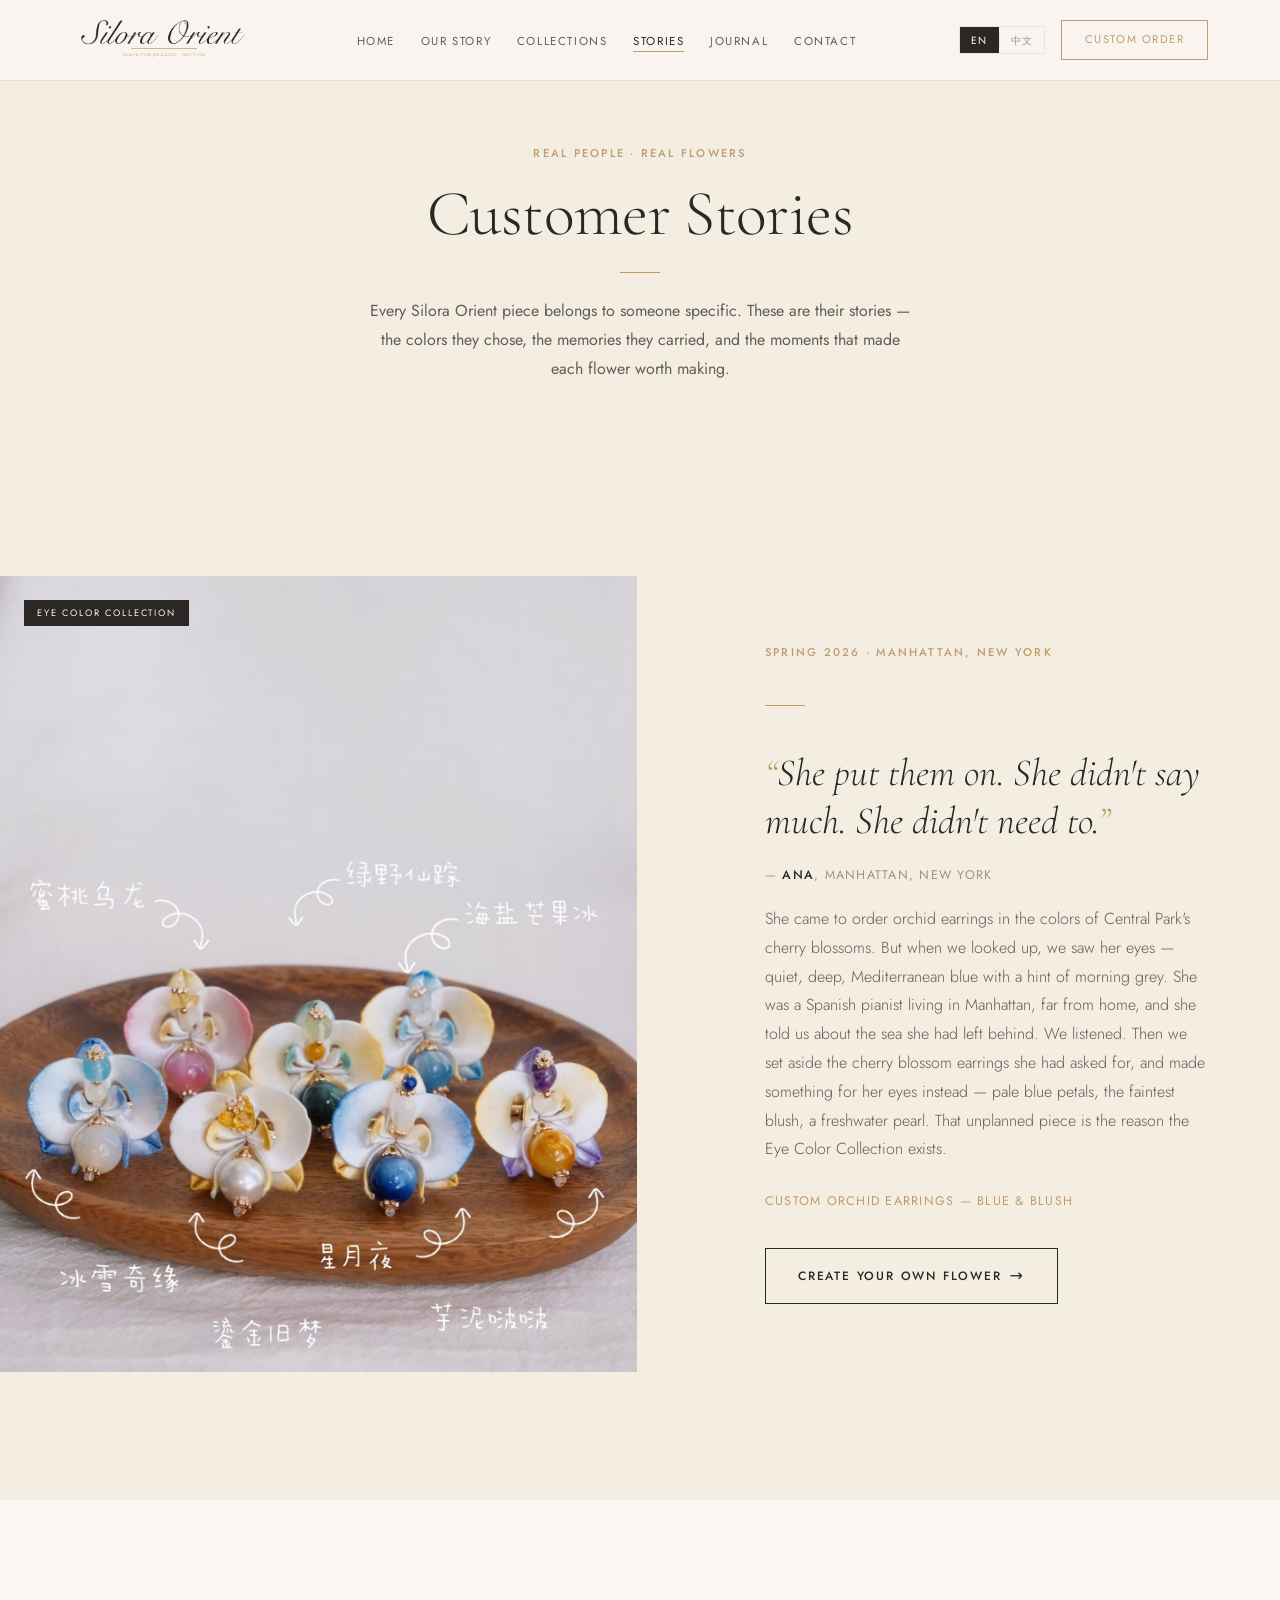
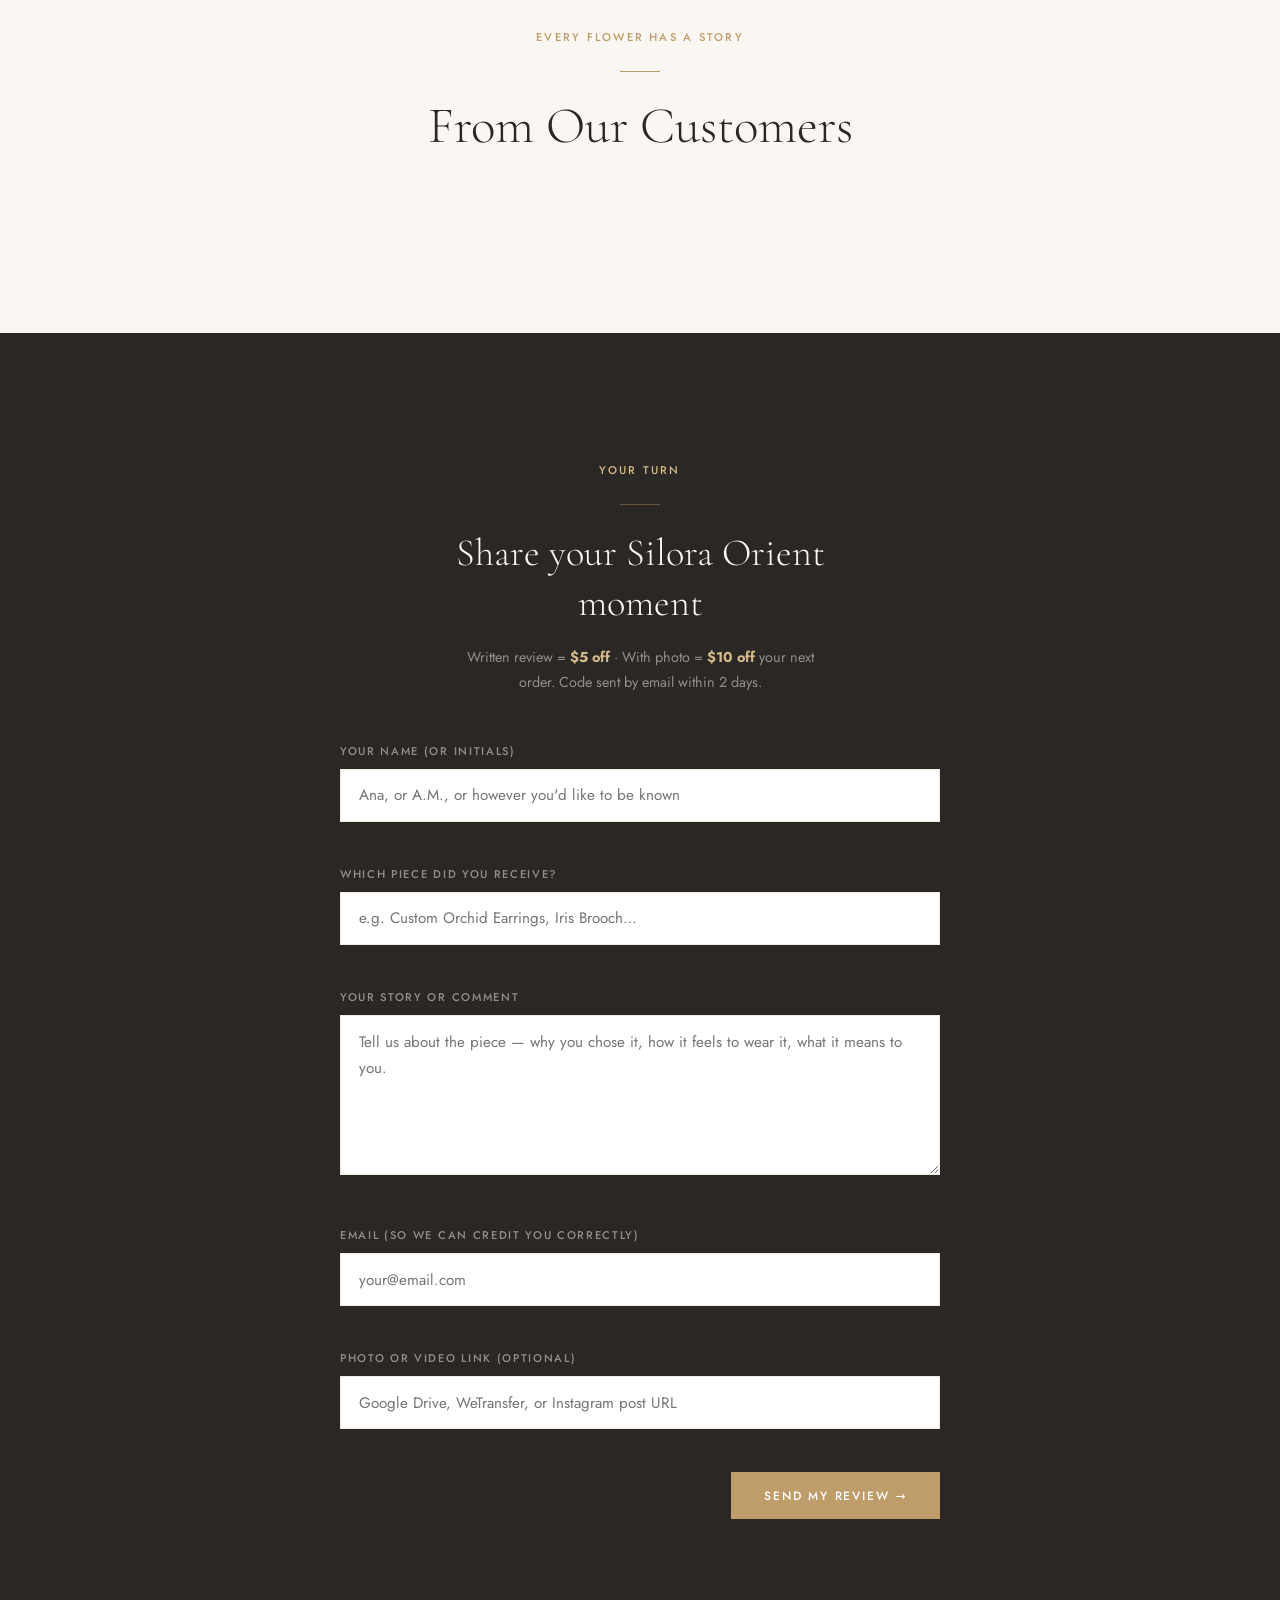
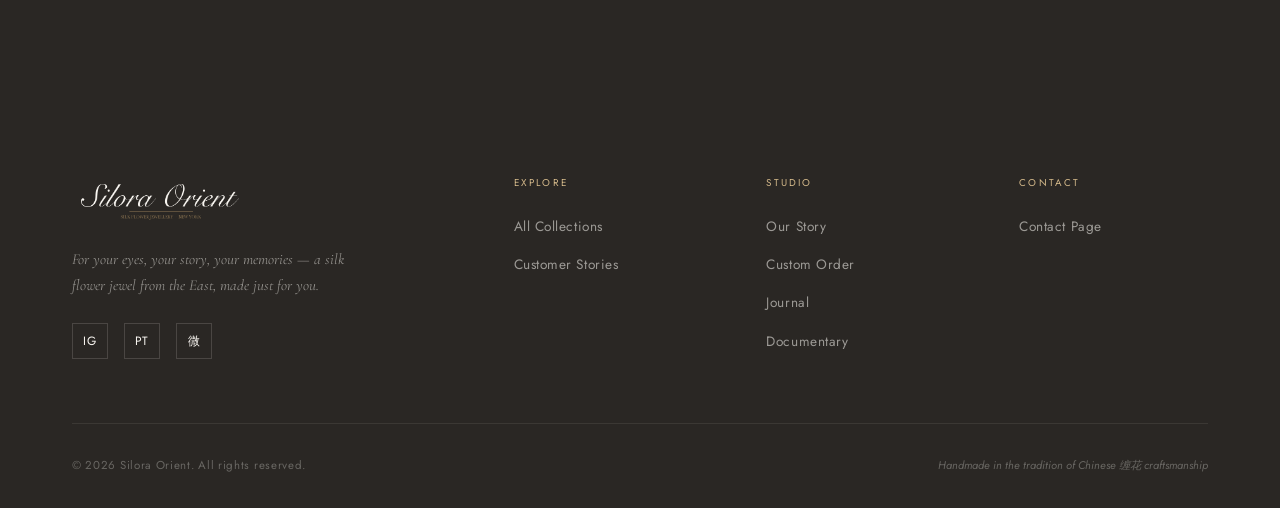
<file: stories.html>
<!DOCTYPE html>
<html lang="en">
<head>
  <meta charset="UTF-8" />
  <meta name="viewport" content="width=device-width, initial-scale=1.0" />
  <link rel="icon" type="image/svg+xml" href="favicon.svg" />
  <link rel="icon" type="image/png" sizes="32x32" href="favicon-32x32.png" />
  <link rel="apple-touch-icon" sizes="180x180" href="apple-touch-icon.png" />
<title>Customer Stories — Silora Orient</title>
  <meta name="description" content="Real stories from Silora Orient customers — the flowers they chose, the colors of their eyes, and the moments that made each piece." />
  <link rel="stylesheet" href="styles.css" />
  <!-- Google Analytics 4 — replace G-XXXXXXXXXX with real Measurement ID -->
  <script async src="https://www.googletagmanager.com/gtag/js?id=G-XXXXXXXXXX"></script>
  <script>
    window.dataLayer = window.dataLayer || [];
    function gtag(){dataLayer.push(arguments);}
    gtag('js', new Date());
    gtag('config', 'G-XXXXXXXXXX');
  </script>
  <style>
    /* ── Featured story ─────────────────────────────────────────── */
    .featured-customer {
      display: grid;
      grid-template-columns: 1.1fr 1fr;
      gap: var(--space-lg);
      align-items: center;
      padding: var(--space-xl) 0;
      background: var(--cream);
    }
    .featured-image {
      aspect-ratio: 4/5;
      overflow: hidden;
      position: relative;
    }
    .featured-badge {
      position: absolute;
      top: 1.5rem; left: 1.5rem;
      background: var(--text-dark);
      color: var(--ivory);
      font-size: 0.58rem;
      letter-spacing: 0.2em;
      text-transform: uppercase;
      padding: 0.35rem 0.8rem;
    }
    .featured-body { display: flex; flex-direction: column; gap: 1.2rem; }
    .big-quote {
      font-family: var(--font-serif);
      font-size: clamp(1.6rem, 3vw, 2.8rem);
      font-weight: 300;
      font-style: italic;
      line-height: 1.25;
      color: var(--text-dark);
    }
    .big-quote::before { content: '\201C'; color: var(--gold); }
    .big-quote::after  { content: '\201D'; color: var(--gold); }
    .attribution {
      font-size: 0.78rem;
      letter-spacing: 0.1em;
      color: var(--text-light);
      text-transform: uppercase;
    }
    .attribution strong { color: var(--text-dark); font-weight: 500; }

    /* ── Story cards grid ───────────────────────────────────────── */
    #storiesGrid {
      display: grid;
      grid-template-columns: repeat(3, 1fr);
      gap: var(--space-md);
      margin-top: 3rem;
    }
    .story-card {
      background: var(--white);
      overflow: hidden;
      display: flex;
      flex-direction: column;
      transition: box-shadow 0.4s var(--ease);
    }
    .story-card:hover { box-shadow: 0 16px 50px var(--shadow); }
    .story-card-media {
      aspect-ratio: 4/3;
      overflow: hidden;
      background: var(--cream);
      position: relative;
    }
    .story-card-media img {
      width: 100%; height: 100%;
      object-fit: cover;
      transition: transform 0.7s var(--ease);
    }
    .story-card:hover .story-card-media img { transform: scale(1.05); }
    .story-card-media-placeholder {
      width: 100%; height: 100%;
      display: flex; align-items: center; justify-content: center;
      font-family: var(--font-serif);
      font-size: 3rem; color: var(--gold); opacity: 0.3;
    }
    /* Video embed inside card */
    .story-card-video {
      position: relative; padding-bottom: 75%; height: 0;
    }
    .story-card-video iframe {
      position: absolute; inset: 0; width: 100%; height: 100%; border: none;
    }
    .story-card-body {
      padding: 1.5rem;
      display: flex; flex-direction: column; gap: 0.6rem;
      flex: 1;
    }
    .story-tag { color: var(--gold); font-size: 0.6rem; letter-spacing: 0.2em; text-transform: uppercase; }
    .story-quote-sm {
      font-family: var(--font-serif);
      font-size: 1.05rem; font-style: italic; font-weight: 300;
      line-height: 1.45; color: var(--text-dark);
    }
    .story-quote-sm::before { content: '\201C'; }
    .story-quote-sm::after  { content: '\201D'; }
    .story-name {
      font-size: 0.72rem; letter-spacing: 0.1em; color: var(--text-light);
      text-transform: uppercase;
    }
    .story-piece { font-size: 0.75rem; color: var(--text-light); font-style: italic; }
    .story-text {
      font-size: 0.85rem; color: var(--text-light); line-height: 1.7;
      margin-top: 0.2rem;
    }

    /* ── Loading / empty states ─────────────────────────────────── */
    #storiesLoading { text-align: center; padding: 4rem; color: var(--text-light); }
    #storiesEmpty   { text-align: center; padding: 4rem; }

    /* ── Submit story form ──────────────────────────────────────── */
    .submit-section {
      background: var(--text-dark);
      padding: var(--space-xl) 0;
    }
    .submit-form-wrap {
      max-width: 600px; margin: 0 auto;
      display: flex; flex-direction: column; gap: 1.2rem;
    }
    .submit-success {
      display: none; text-align: center; padding: 2rem;
      color: var(--ivory);
    }
    .submit-success.active { display: block; }
    .submit-success-icon { font-family: var(--font-serif); font-size: 3rem; color: var(--gold); }

    @media (max-width: 1024px) { #storiesGrid { grid-template-columns: repeat(2, 1fr); } }
    @media (max-width: 768px) {
      .featured-customer { grid-template-columns: 1fr; }
      #storiesGrid { grid-template-columns: 1fr; }
    }
  </style>
</head>
<body>

<!-- Navigation -->
<nav class="nav scrolled" id="nav">
  <div class="nav-inner">
    <a href="index.html" class="nav-logo"><img src="images/silora-logo.png" alt="Silora Orient" /></a>
    <ul class="nav-links">
      <li><a href="index.html"             class="nav-link" data-i18n="nav.home">Home</a></li>
      <li><a href="about.html"             class="nav-link" data-i18n="nav.our_story">Our Story</a></li>
      <li><a href="other-collections.html" class="nav-link" data-i18n="nav.collections">Collections</a></li>
      <li><a href="stories.html"           class="nav-link active">Stories</a></li>
      <li><a href="journal.html"           class="nav-link" data-i18n="nav.journal">Journal</a></li>
      <li><a href="contact.html"           class="nav-link" data-i18n="nav.contact">Contact</a></li>
    </ul>
    <div style="display:flex; align-items:center; gap:1rem;">
      <div class="lang-switch" id="langSwitch">
        <button class="lang-btn active" data-lang="en">EN</button>
        <div class="lang-divider-line"></div>
        <button class="lang-btn" data-lang="zh">中文</button>
      </div>
      <a href="custom.html" class="nav-cta" data-i18n="nav.custom_order">Custom Order</a>
    </div>
    <button class="nav-hamburger" id="hamburger" aria-label="Menu">
      <span></span><span></span><span></span>
    </button>
  </div>
</nav>

<!-- Mobile Menu -->
<div class="mobile-menu" id="mobileMenu">
  <a href="index.html"             class="nav-link" data-i18n="nav.home">Home</a>
  <a href="about.html"             class="nav-link" data-i18n="nav.our_story">Our Story</a>
  <a href="other-collections.html" class="nav-link" data-i18n="nav.collections">Collections</a>
  <a href="stories.html"           class="nav-link">Stories</a>
  <a href="journal.html"           class="nav-link" data-i18n="nav.journal">Journal</a>
  <a href="contact.html"           class="nav-link" data-i18n="nav.contact">Contact</a>
  <a href="custom.html" class="btn btn-gold" style="margin-top:1rem;" data-i18n="nav.custom_order">Custom Order</a>
</div>

<!-- Page Hero -->
<div class="page-hero">
  <p class="t-label page-hero-label">Real People · Real Flowers</p>
  <h1 class="t-display page-hero-title" style="font-size:clamp(2.5rem,5vw,5rem);">
    Customer Stories
  </h1>
  <div class="divider"></div>
  <p class="page-hero-desc">
    Every Silora Orient piece belongs to someone specific. These are their stories — the colors they chose, the memories they carried, and the moments that made each flower worth making.
  </p>
</div>

<!-- ── Featured story (loaded from JSON) ──────────────────────── -->
<div id="featuredStory"></div>

<!-- ── All stories grid ───────────────────────────────────────── -->
<section style="background:var(--ivory); padding:var(--space-xl) 0;">
  <div class="container">
    <div style="text-align:center; margin-bottom:1.5rem;">
      <p class="t-label reveal">Every Flower Has a Story</p>
      <div class="divider"></div>
      <h2 class="t-headline reveal reveal-delay-1">From Our Customers</h2>
    </div>
    <div id="storiesLoading" class="t-small">Loading stories…</div>
    <div id="storiesEmpty"  style="display:none;">
      <p class="t-italic t-body">More stories are on their way. Be the first to share yours.</p>
    </div>
    <div id="storiesGrid"></div>
  </div>
</section>

<!-- ── Share your story ───────────────────────────────────────── -->
<section class="submit-section">
  <div class="container">
    <div style="text-align:center; margin-bottom:3rem;">
      <p class="t-label" style="color:var(--gold-light);">Your Turn</p>
      <div class="divider" style="background:rgba(191,157,106,0.4);"></div>
      <h2 style="font-family:var(--font-serif); font-size:clamp(1.8rem,3vw,2.8rem); font-weight:300; color:var(--ivory); max-width:480px; margin:0 auto 1rem; line-height:1.3;">
        Share your Silora Orient moment
      </h2>
      <p style="font-size:0.9rem; color:rgba(250,247,242,0.5); max-width:380px; margin:0 auto;">
        Written review = <strong style="color:var(--gold-light);">$5 off</strong> · With photo = <strong style="color:var(--gold-light);">$10 off</strong> your next order. Code sent by email within 2 days.
      </p>
    </div>

    <form id="storyForm" action="https://formspree.io/f/xlgopzqb" method="POST" class="submit-form-wrap">
      <input type="hidden" name="_subject" value="Silora Orient — Customer Story Submission" />
      <div class="form-field">
        <label class="form-label" style="color:rgba(250,247,242,0.5);">Your Name (or initials)</label>
        <input name="name" type="text" class="form-input" placeholder="Ana, or A.M., or however you'd like to be known" />
      </div>
      <div class="form-field">
        <label class="form-label" style="color:rgba(250,247,242,0.5);">Which piece did you receive?</label>
        <input name="piece" type="text" class="form-input" placeholder="e.g. Custom Orchid Earrings, Iris Brooch…" />
      </div>
      <div class="form-field">
        <label class="form-label" style="color:rgba(250,247,242,0.5);">Your story or comment</label>
        <textarea name="story" class="form-textarea" rows="5"
          placeholder="Tell us about the piece — why you chose it, how it feels to wear it, what it means to you."></textarea>
      </div>
      <div class="form-field">
        <label class="form-label" style="color:rgba(250,247,242,0.5);">Email (so we can credit you correctly)</label>
        <input name="email" type="email" class="form-input" placeholder="your@email.com" />
      </div>
      <div class="form-field">
        <label class="form-label" style="color:rgba(250,247,242,0.5);">Photo or video link (optional)</label>
        <input name="mediaLink" type="text" class="form-input" placeholder="Google Drive, WeTransfer, or Instagram post URL" />
      </div>
      <div style="text-align:right;">
        <button type="submit" class="btn btn-gold">Send My Review →</button>
      </div>
    </form>

    <div class="submit-success" id="submitSuccess">
      <div class="submit-success-icon">✿</div>
      <p style="font-family:var(--font-serif); font-size:1.3rem; font-weight:300; color:var(--ivory); margin-top:1rem;">
        Thank you. Your review is in our hands now.
      </p>
      <p style="font-size:0.82rem; color:rgba(250,247,242,0.45); margin-top:0.5rem;">
        Your discount code will arrive by email within 2 business days.
      </p>
    </div>
  </div>
</section>

<!-- ── Footer ─────────────────────────────────────────────────── -->
<footer class="footer">
  <div class="container">
    <div class="footer-top">
      <div class="footer-brand">
        <div class="nav-logo" style="color:var(--ivory); margin-bottom:1rem;"><img src="images/silora-logo-light.png" alt="Silora Orient" /></div>
        <p class="footer-tagline" data-i18n="footer.tagline">"For your eyes, your story, your memories — a silk flower jewel from the East, made just for you."</p>
        <div class="footer-social">
          <a href="#" aria-label="Instagram">IG</a>
          <a href="#" aria-label="Pinterest">PT</a>
          <a href="#" aria-label="WeChat">微</a>
        </div>
      </div>
      <div>
        <p class="footer-col-title" data-i18n="footer.explore">Explore</p>
        <ul class="footer-links">
          <li><a href="other-collections.html">All Collections</a></li>
          <li><a href="stories.html">Customer Stories</a></li>
        </ul>
      </div>
      <div>
        <p class="footer-col-title" data-i18n="footer.studio">Studio</p>
        <ul class="footer-links">
          <li><a href="about.html">Our Story</a></li>
          <li><a href="custom.html">Custom Order</a></li>
          <li><a href="journal.html">Journal</a></li>
          <li><a href="documentary.html">Documentary</a></li>
        </ul>
      </div>
      <div>
        <p class="footer-col-title" data-i18n="footer.contact">Contact</p>
        <ul class="footer-links">
          
          <li><a href="contact.html">Contact Page</a></li>
        </ul>
      </div>
    </div>
    <div class="footer-bottom">
      <p class="footer-copy" data-i18n="footer.copyright">© 2026 Silora Orient. All rights reserved.</p>
      <p class="footer-note" data-i18n="footer.craft_note">Handmade in the tradition of Chinese 缠花 craftsmanship</p>
    </div>
  </div>
</footer>

<script src="main.js"></script>
<script>
/* ── Customer Stories renderer ───────────────────────────────────
   Loads content/customer-stories.json and renders:
   - featured story (first item with "featured": true)
   - story cards grid (all items)

   To add a new story: edit content/customer-stories.json only.
   No code changes needed.
──────────────────────────────────────────────────────────────── */
const lang = () => localStorage.getItem('silora-lang') || 'en';
const t    = (s, key) => s[key + (lang() === 'zh' ? '_zh' : '')] || s[key] || '';

async function loadStories() {
  let data;
  try {
    const res = await fetch('content/customer-stories.json');
    data = await res.json();
  } catch (_) {
    document.getElementById('storiesLoading').textContent = 'Stories coming soon.';
    return;
  }

  const stories = data.stories || [];
  document.getElementById('storiesLoading').style.display = 'none';

  // ── Featured ────────────────────────────────────────────────
  const featured = stories.find(s => s.featured);
  if (featured) renderFeatured(featured);

  // ── Grid (all stories, skip featured so it's not duplicated) ─
  const grid = document.getElementById('storiesGrid');
  const rest = stories.filter(s => !s.featured);

  if (rest.length === 0 && !featured) {
    document.getElementById('storiesEmpty').style.display = 'block';
    return;
  }

  rest.forEach((s, i) => {
    const card = buildCard(s);
    card.classList.add('reveal', i % 3 === 1 ? 'reveal-delay-1' : i % 3 === 2 ? 'reveal-delay-2' : '');
    grid.appendChild(card);
  });

  // Re-run reveal observer for dynamically added cards
  document.querySelectorAll('.reveal:not(.visible)').forEach(el => {
    revealObserver && revealObserver.observe(el);
  });
}

function renderFeatured(s) {
  const wrap = document.getElementById('featuredStory');
  wrap.innerHTML = `
    <div class="featured-customer">
      <div class="container" style="display:contents;">
        <div class="featured-image reveal">
          ${s.photo
            ? `<img src="${s.photo}" alt="${t(s,'name')} — ${t(s,'piece')}" style="width:100%;height:100%;object-fit:cover;" />`
            : `<div style="width:100%;height:100%;background:var(--cream-mid);display:flex;align-items:center;justify-content:center;font-family:var(--font-serif);font-size:4rem;color:var(--gold);opacity:.3;">✿</div>`}
          <div class="featured-badge">${t(s,'tag')}</div>
        </div>
        <div class="featured-body reveal reveal-delay-1" style="padding: var(--space-lg) max(var(--space-md), calc((100vw - 1200px) / 2 + var(--space-md))) var(--space-lg) var(--space-lg);">
          <p class="t-label">${t(s,'date')} · ${t(s,'location')}</p>
          <div class="divider divider-left"></div>
          <p class="big-quote">${t(s,'quote')}</p>
          <p class="attribution">— <strong>${t(s,'name')}</strong>, ${t(s,'location')}</p>
          <p class="t-body" style="max-width:440px;">${t(s,'story')}</p>
          ${s.piece ? `<p style="font-size:0.78rem;color:var(--gold);letter-spacing:0.1em;text-transform:uppercase;margin-top:0.5rem;">${t(s,'piece')}</p>` : ''}
          <a href="custom.html" class="btn btn-outline btn-arrow" style="width:fit-content;margin-top:1rem;">Create Your Own Flower</a>
        </div>
      </div>
    </div>`;
}

function buildCard(s) {
  const card = document.createElement('div');
  card.className = 'story-card';

  // Media area
  let media = '';
  if (s.video_url) {
    media = `<div class="story-card-video"><iframe src="${s.video_url}" title="${t(s,'name')}" allowfullscreen></iframe></div>`;
  } else if (s.photo) {
    media = `<div class="story-card-media"><img src="${s.photo}" alt="${t(s,'name')}" loading="lazy" /></div>`;
  } else {
    media = `<div class="story-card-media"><div class="story-card-media-placeholder">✿</div></div>`;
  }

  card.innerHTML = `
    ${media}
    <div class="story-card-body">
      <span class="story-tag">${t(s,'tag')}</span>
      <p class="story-quote-sm">${t(s,'quote')}</p>
      <p class="story-name">${t(s,'name')}${s.location ? ' · ' + t(s,'location') : ''}</p>
      ${s.piece ? `<p class="story-piece">${t(s,'piece')}</p>` : ''}
      ${s.story ? `<p class="story-text">${t(s,'story').substring(0,160)}…</p>` : ''}
    </div>`;
  return card;
}

// Expose observer for re-use after dynamic insert
let revealObserver;
document.addEventListener('DOMContentLoaded', () => {
  revealObserver = new IntersectionObserver(entries => {
    entries.forEach(e => { if (e.isIntersecting) { e.target.classList.add('visible'); revealObserver.unobserve(e.target); }});
  }, { threshold: 0.1, rootMargin: '0px 0px -40px 0px' });

  loadStories();
});

// Reload stories if language is switched (so bilingual text updates)
document.addEventListener('langChanged', loadStories);

/* ── Story submission form ──────────────────────────────────── */
document.getElementById('storyForm').addEventListener('submit', async function(e) {
  e.preventDefault();
  const body = new FormData(this);
  try {
    const res = await fetch(this.action, { method:'POST', body, headers:{'Accept':'application/json'} });
    if (res.ok) {
      this.style.display = 'none';
      document.getElementById('submitSuccess').classList.add('active');
    } else { alert('Something went wrong — please email us at hello@siloraorient.com'); }
  } catch(_) { alert('Please email us at hello@siloraorient.com'); }
});
</script>
</body>
</html>
</file>
<file: styles.css>
/* ============================================================
   SILORA ORIENT — Design System
   Colors · Typography · Layout · Animations
   ============================================================ */

/* ---------- Google Fonts ---------- */
@import url('https://fonts.googleapis.com/css2?family=Cormorant+Garamond:ital,wght@0,300;0,400;0,500;0,600;1,300;1,400;1,500&family=Jost:wght@300;400;500&family=Parisienne&display=swap');

/* ---------- Custom Properties ---------- */
:root {
  /* Colors */
  --ivory:      #FAF7F2;
  --cream:      #F4EDE2;
  --cream-mid:  #EDE3D4;
  --blush:      #F0D6CF;
  --blush-deep: #D9A89E;
  --gold:       #BF9D6A;
  --gold-light: #D4B98A;
  --sage:       #A8B89C;
  --sage-light: #C8D5C0;
  --lavender:   #C4BAD4;
  --text-dark:  #2A2724;
  --text-mid:   #635D57;
  --text-light: #9A938B;
  --white:      #FFFFFF;
  --border:     rgba(191, 157, 106, 0.2);
  --shadow:     rgba(42, 39, 36, 0.06);

  /* Typography */
  --font-serif: 'Cormorant Garamond', Georgia, serif;
  --font-sans:  'Jost', system-ui, sans-serif;

  /* Spacing */
  --space-xs:   0.5rem;
  --space-sm:   1rem;
  --space-md:   2rem;
  --space-lg:   4rem;
  --space-xl:   8rem;

  /* Layout */
  --max-w:      1200px;
  --nav-h:      80px;

  /* Transitions */
  --ease:       cubic-bezier(0.25, 0.46, 0.45, 0.94);
  --ease-in:    cubic-bezier(0.4, 0, 1, 1);
  --ease-out:   cubic-bezier(0, 0, 0.2, 1);
  --duration:   0.6s;
}

/* ---------- Reset ---------- */
*, *::before, *::after { box-sizing: border-box; margin: 0; padding: 0; }

html {
  scroll-behavior: smooth;
  font-size: 16px;
}

body {
  font-family: var(--font-sans);
  color: var(--text-dark);
  background: var(--ivory);
  line-height: 1.7;
  -webkit-font-smoothing: antialiased;
  overflow-x: hidden;
  cursor: url('images/cursor-chuanghua.svg') 16 16, auto;
}

/* Restore pointer for interactive elements */
a, button, [role="button"], label, select, input[type="checkbox"],
input[type="radio"], input[type="submit"], input[type="button"],
.filter-tab, .btn, .task-btn, .lang-btn, .nav-logo, .wf-card {
  cursor: url('images/cursor-chuanghua.svg') 16 16, pointer;
}

/* ---------- Global ink-painting watermark (写意暗纹) ---------- */
body::before {
  content: '';
  position: fixed;
  inset: 0;
  z-index: 0;
  pointer-events: none;
  background-image: url("data:image/svg+xml,%3Csvg xmlns='http://www.w3.org/2000/svg' width='1200' height='900' viewBox='0 0 1200 900'%3E%3Cg fill='none' stroke='%232A2724' stroke-linecap='round' stroke-linejoin='round'%3E%3C!-- Distant mountain range --%3E%3Cpath d='M 0 700 Q 80 550 180 620 Q 260 480 380 560 Q 480 400 600 490 Q 700 360 820 450 Q 920 320 1040 420 Q 1120 370 1200 400 L 1200 900 L 0 900 Z' fill='%232A2724' fill-opacity='0.018' stroke='none'/%3E%3C!-- Foreground mountain --%3E%3Cpath d='M -20 820 Q 60 700 160 740 Q 200 660 280 700 Q 340 630 420 670 L 420 900 L -20 900 Z' fill='%232A2724' fill-opacity='0.022' stroke='none'/%3E%3C!-- Bamboo stalks left --%3E%3Cline x1='32' y1='0' x2='30' y2='420' stroke-width='2.2' opacity='0.055'/%3E%3Cline x1='52' y1='0' x2='50' y2='380' stroke-width='1.6' opacity='0.04'/%3E%3Cline x1='18' y1='0' x2='16' y2='300' stroke-width='1.2' opacity='0.03'/%3E%3C!-- Bamboo nodes --%3E%3Cpath d='M 30 80 Q 28 78 32 78' stroke-width='0.8' opacity='0.05'/%3E%3Cpath d='M 30 160 Q 28 158 32 158' stroke-width='0.8' opacity='0.05'/%3E%3Cpath d='M 30 240 Q 28 238 32 238' stroke-width='0.8' opacity='0.05'/%3E%3Cpath d='M 30 320 Q 28 318 32 318' stroke-width='0.8' opacity='0.05'/%3E%3Cpath d='M 50 90 Q 48 88 54 88' stroke-width='0.6' opacity='0.04'/%3E%3Cpath d='M 50 190 Q 48 188 54 188' stroke-width='0.6' opacity='0.04'/%3E%3C!-- Bamboo leaves left --%3E%3Cpath d='M 32 80 Q 55 55 72 68' stroke-width='0.9' opacity='0.045'/%3E%3Cpath d='M 32 80 Q 8 58 -4 72' stroke-width='0.9' opacity='0.04'/%3E%3Cpath d='M 50 190 Q 75 168 90 178' stroke-width='0.8' opacity='0.04'/%3E%3Cpath d='M 32 240 Q 58 218 70 230' stroke-width='0.7' opacity='0.038'/%3E%3C!-- Orchid right side: main stem --%3E%3Cpath d='M 1140 900 C 1160 750 1180 600 1150 480 C 1125 370 1090 280 1120 150' stroke-width='1.4' opacity='0.055'/%3E%3C!-- Orchid leaves --%3E%3Cpath d='M 1155 680 C 1080 620 1040 570 1060 510' stroke-width='1' opacity='0.045'/%3E%3Cpath d='M 1148 580 C 1200 540 1220 490 1195 440' stroke-width='0.9' opacity='0.04'/%3E%3Cpath d='M 1145 480 C 1070 450 1045 400 1075 350' stroke-width='0.85' opacity='0.04'/%3E%3C!-- Orchid blossom 1 --%3E%3Cellipse cx='1118' cy='132' rx='16' ry='24' transform='rotate(-30 1118 132)' stroke-width='0.9' opacity='0.055'/%3E%3Cellipse cx='1140' cy='118' rx='13' ry='20' transform='rotate(20 1140 118)' stroke-width='0.9' opacity='0.055'/%3E%3Cellipse cx='1098' cy='120' rx='11' ry='18' transform='rotate(-65 1098 120)' stroke-width='0.8' opacity='0.045'/%3E%3Ccircle cx='1122' cy='138' r='4' fill='%232A2724' fill-opacity='0.04' stroke='none'/%3E%3C!-- Orchid blossom 2 (smaller) --%3E%3Cellipse cx='1145' cy='270' rx='10' ry='15' transform='rotate(-18 1145 270)' stroke-width='0.7' opacity='0.045'/%3E%3Cellipse cx='1162' cy='260' rx='8' ry='13' transform='rotate(24 1162 260)' stroke-width='0.7' opacity='0.04'/%3E%3Ccircle cx='1150' cy='275' r='3' fill='%232A2724' fill-opacity='0.035' stroke='none'/%3E%3C!-- Orchid bud --%3E%3Cellipse cx='1138' cy='380' rx='6' ry='10' transform='rotate(-8 1138 380)' stroke-width='0.6' opacity='0.04'/%3E%3C!-- Mist horizontal lines (远山云雾) --%3E%3Cline x1='0' y1='510' x2='320' y2='510' stroke-width='0.4' opacity='0.025' stroke-dasharray='8 12'/%3E%3Cline x1='0' y1='530' x2='280' y2='530' stroke-width='0.3' opacity='0.02' stroke-dasharray='6 14'/%3E%3Cline x1='880' y1='380' x2='1200' y2='380' stroke-width='0.4' opacity='0.025' stroke-dasharray='8 12'/%3E%3C/g%3E%3C/svg%3E");
  background-repeat: no-repeat;
  background-size: cover;
  background-position: center;
  opacity: 1;
}

/* All page content needs to sit above the watermark */
body > * { position: relative; z-index: 1; }

img { display: block; width: 100%; height: 100%; object-fit: cover; }
a { color: inherit; text-decoration: none; }
ul { list-style: none; }
button { cursor: pointer; border: none; background: none; font-family: inherit; }

/* ---------- Typography Scale ---------- */
.t-display {
  font-family: var(--font-serif);
  font-size: clamp(3rem, 7vw, 6.5rem);
  font-weight: 300;
  line-height: 1.08;
  letter-spacing: -0.01em;
}

.t-headline {
  font-family: var(--font-serif);
  font-size: clamp(2rem, 4vw, 3.5rem);
  font-weight: 300;
  line-height: 1.2;
}

.t-title {
  font-family: var(--font-serif);
  font-size: clamp(1.4rem, 2.5vw, 2rem);
  font-weight: 400;
  line-height: 1.3;
}

.t-label {
  font-family: var(--font-sans);
  font-size: 0.7rem;
  font-weight: 500;
  letter-spacing: 0.2em;
  text-transform: uppercase;
  color: var(--gold);
}

.t-body {
  font-size: 1rem;
  font-weight: 300;
  line-height: 1.8;
  color: var(--text-mid);
}

.t-small {
  font-size: 0.85rem;
  font-weight: 400;
  color: var(--text-light);
  letter-spacing: 0.03em;
}

.t-italic {
  font-family: var(--font-serif);
  font-style: italic;
  font-weight: 300;
}

/* ---------- Layout Utilities ---------- */
.container {
  max-width: var(--max-w);
  margin: 0 auto;
  padding: 0 var(--space-md);
}

.section {
  padding: var(--space-xl) 0;
}

.section-sm {
  padding: var(--space-lg) 0;
}

.grid-2 {
  display: grid;
  grid-template-columns: 1fr 1fr;
  gap: var(--space-md);
}

.grid-3 {
  display: grid;
  grid-template-columns: repeat(3, 1fr);
  gap: var(--space-md);
}

.grid-4 {
  display: grid;
  grid-template-columns: repeat(4, 1fr);
  gap: var(--space-sm);
}

.flex-center {
  display: flex;
  align-items: center;
  justify-content: center;
}

.flex-between {
  display: flex;
  align-items: center;
  justify-content: space-between;
}

.text-center { text-align: center; }
.text-right  { text-align: right; }

/* ---------- Spacers ---------- */
.spacer-sm { height: var(--space-sm); }
.spacer-md { height: var(--space-md); }
.spacer-lg { height: var(--space-lg); }

/* ---------- Divider ---------- */
.divider {
  width: 40px;
  height: 1px;
  background: var(--gold);
  margin: 1.5rem auto;
}
.divider-left { margin-left: 0; }

/* ---------- Buttons ---------- */
.btn {
  display: inline-flex;
  align-items: center;
  gap: 0.5rem;
  padding: 0.85rem 2rem;
  font-family: var(--font-sans);
  font-size: 0.75rem;
  font-weight: 500;
  letter-spacing: 0.15em;
  text-transform: uppercase;
  transition: all 0.35s var(--ease);
}

.btn-primary {
  background: var(--text-dark);
  color: var(--ivory);
  border: 1px solid var(--text-dark);
}
.btn-primary:hover {
  background: var(--gold);
  border-color: var(--gold);
  color: var(--white);
}

.btn-outline {
  background: transparent;
  color: var(--text-dark);
  border: 1px solid var(--text-dark);
}
.btn-outline:hover {
  background: var(--text-dark);
  color: var(--ivory);
}

.btn-gold {
  background: var(--gold);
  color: var(--white);
  border: 1px solid var(--gold);
}
.btn-gold:hover {
  background: transparent;
  color: var(--gold);
}

.btn-ghost {
  background: transparent;
  color: var(--text-mid);
  border: 1px solid var(--border);
  padding: 0.7rem 1.5rem;
}
.btn-ghost:hover {
  border-color: var(--gold);
  color: var(--gold);
}

.btn-arrow::after {
  content: '→';
  font-size: 1rem;
  transition: transform 0.3s;
}
.btn-arrow:hover::after { transform: translateX(4px); }

/* ---------- Navigation ---------- */
.nav {
  position: fixed;
  top: 0; left: 0; right: 0;
  z-index: 100;
  height: var(--nav-h);
  background: rgba(250, 247, 242, 0.78);
  backdrop-filter: blur(16px);
  -webkit-backdrop-filter: blur(16px);
  box-shadow: 0 1px 0 var(--border);
  transition: background 0.4s var(--ease), box-shadow 0.4s var(--ease);
}

.nav.scrolled {
  background: rgba(250, 247, 242, 0.96);
  backdrop-filter: blur(20px);
  -webkit-backdrop-filter: blur(20px);
  box-shadow: 0 1px 0 var(--border);
}

.nav-inner {
  max-width: var(--max-w);
  margin: 0 auto;
  padding: 0 var(--space-md);
  height: 100%;
  display: flex;
  align-items: center;
  justify-content: space-between;
}

.nav-logo {
  display: flex;
  align-items: center;
  line-height: 1;
}
.nav-logo img {
  height: 58px;
  width: auto;
  display: block;
  object-fit: contain;
}
/* legacy text fallback — hidden when image loads */
.nav-logo span { display: none; }

.nav-links {
  display: flex;
  align-items: center;
  gap: 1.6rem;
  flex-wrap: nowrap;
  white-space: nowrap;
}

.nav-link {
  font-family: var(--font-sans);
  font-size: 0.72rem;
  font-weight: 400;
  letter-spacing: 0.14em;
  text-transform: uppercase;
  color: var(--text-mid);
  transition: color 0.25s;
  position: relative;
}

.nav-link::after {
  content: '';
  position: absolute;
  bottom: -3px; left: 0;
  width: 0; height: 1px;
  background: var(--gold);
  transition: width 0.3s var(--ease);
}

.nav-link:hover,
.nav-link.active { color: var(--text-dark); }
.nav-link:hover::after,
.nav-link.active::after { width: 100%; }

.nav-cta {
  font-size: 0.7rem;
  letter-spacing: 0.14em;
  text-transform: uppercase;
  padding: 0.6rem 1.4rem;
  border: 1px solid var(--gold);
  color: var(--gold);
  font-family: var(--font-sans);
  font-weight: 400;
  transition: all 0.3s;
}
.nav-cta:hover {
  background: var(--gold);
  color: var(--white);
}

.nav-hamburger {
  display: none;
  flex-direction: column;
  gap: 5px;
  width: 24px;
  cursor: pointer;
}
.nav-hamburger span {
  display: block;
  height: 1px;
  background: var(--text-dark);
  transition: all 0.3s;
}

/* ---------- Mobile Menu ---------- */
.mobile-menu {
  position: fixed;
  inset: 0;
  background: var(--ivory);
  z-index: 99;
  display: flex;
  flex-direction: column;
  align-items: center;
  justify-content: center;
  gap: 2.5rem;
  opacity: 0;
  pointer-events: none;
  transform: translateY(-10px);
  transition: all 0.4s var(--ease);
}
.mobile-menu.open {
  opacity: 1;
  pointer-events: all;
  transform: translateY(0);
}
.mobile-menu .nav-link {
  font-size: 1rem;
  letter-spacing: 0.2em;
}

/* ---------- Hero ---------- */
.hero {
  min-height: 100vh;
  display: grid;
  grid-template-columns: 1fr 1fr;
  align-items: center;
  padding-top: var(--nav-h);
  position: relative;
  overflow: hidden;
}

.hero-content {
  padding: var(--space-xl) var(--space-md) var(--space-xl) max(var(--space-md), calc((100vw - var(--max-w)) / 2 + var(--space-md)));
  display: flex;
  flex-direction: column;
  gap: 1.5rem;
}

.hero-eyebrow {
  display: flex;
  align-items: center;
  gap: 1rem;
}
.hero-eyebrow::before {
  content: '';
  display: block;
  width: 30px;
  height: 1px;
  background: var(--gold);
}

.hero-title {
  font-family: var(--font-serif);
  font-size: clamp(2.8rem, 5vw, 5.5rem);
  font-weight: 300;
  line-height: 1.06;
  letter-spacing: -0.01em;
}

.hero-title em {
  font-style: italic;
  color: var(--gold);
}

.hero-tagline {
  font-family: var(--font-serif);
  font-size: clamp(1rem, 1.5vw, 1.2rem);
  font-style: italic;
  color: var(--text-mid);
  line-height: 1.7;
  max-width: 420px;
}

.hero-chinese {
  font-size: 0.8rem;
  color: var(--text-light);
  letter-spacing: 0.08em;
  font-family: var(--font-sans);
}

.hero-actions {
  display: flex;
  flex-wrap: wrap;
  gap: 1rem;
  padding-top: 0.5rem;
}

.hero-image {
  position: relative;
  height: 100vh;
  overflow: hidden;
}

.hero-image img {
  width: 100%;
  height: 100%;
  object-fit: cover;
  object-position: center;
}

.hero-image::after {
  content: '';
  position: absolute;
  inset: 0;
  background: linear-gradient(to right, rgba(250,247,242,0.3) 0%, transparent 40%);
}

.hero-scroll {
  position: absolute;
  bottom: 2.5rem;
  left: 50%;
  transform: translateX(-50%);
  display: flex;
  flex-direction: column;
  align-items: center;
  gap: 0.5rem;
  color: var(--text-light);
}
.hero-scroll span { font-size: 0.6rem; letter-spacing: 0.2em; text-transform: uppercase; }
.hero-scroll-line {
  width: 1px;
  height: 40px;
  background: linear-gradient(to bottom, var(--gold), transparent);
  animation: scrollLine 2s infinite;
}

@keyframes scrollLine {
  0%   { transform: scaleY(0); transform-origin: top; opacity: 0; }
  50%  { transform: scaleY(1); transform-origin: top; opacity: 1; }
  100% { transform: scaleY(1); transform-origin: bottom; opacity: 0; }
}

/* ---------- Collection Teasers ---------- */
.collections-teasers {
  display: grid;
  grid-template-columns: repeat(4, 1fr);
  gap: 0;
}
@media (max-width: 900px) {
  .collections-teasers { grid-template-columns: repeat(2, 1fr); }
}

.teaser-card {
  position: relative;
  aspect-ratio: 3/4;
  overflow: hidden;
  cursor: pointer;
}

.teaser-card img {
  transition: transform 0.8s var(--ease);
}

.teaser-card:hover img { transform: scale(1.06); }

.teaser-overlay {
  position: absolute;
  inset: 0;
  background: linear-gradient(to top, rgba(42,39,36,0.7) 0%, transparent 50%);
  display: flex;
  flex-direction: column;
  justify-content: flex-end;
  padding: 2rem 1.8rem;
  color: var(--ivory);
}

.teaser-label {
  font-size: 0.62rem;
  letter-spacing: 0.25em;
  text-transform: uppercase;
  font-family: var(--font-sans);
  color: var(--gold-light);
  margin-bottom: 0.5rem;
}

.teaser-title {
  font-family: var(--font-serif);
  font-size: clamp(1.3rem, 2vw, 1.8rem);
  font-weight: 300;
  line-height: 1.2;
  margin-bottom: 1rem;
}

.teaser-link {
  font-size: 0.65rem;
  letter-spacing: 0.2em;
  text-transform: uppercase;
  font-family: var(--font-sans);
  color: rgba(255,255,255,0.7);
  display: flex;
  align-items: center;
  gap: 0.5rem;
  transition: color 0.3s, gap 0.3s;
}
.teaser-card:hover .teaser-link {
  color: var(--white);
  gap: 0.8rem;
}

/* ---------- Brand Manifesto Section ---------- */
.manifesto {
  background: var(--cream);
  padding: var(--space-xl) var(--space-md);
  text-align: center;
}

.manifesto-quote {
  font-family: var(--font-serif);
  font-size: clamp(1.5rem, 3vw, 2.6rem);
  font-weight: 300;
  font-style: italic;
  line-height: 1.4;
  color: var(--text-dark);
  max-width: 760px;
  margin: 0 auto;
}

.manifesto-quote-zh {
  font-size: clamp(0.85rem, 1.2vw, 1rem);
  color: var(--text-light);
  margin-top: 1.2rem;
  letter-spacing: 0.12em;
}

/* ---------- Story Strip ---------- */
.story-strip {
  display: grid;
  grid-template-columns: 1fr 1fr;
  min-height: 600px;
}

.story-strip-image {
  position: relative;
  overflow: hidden;
}

.story-strip-content {
  background: var(--cream);
  display: flex;
  flex-direction: column;
  justify-content: center;
  padding: var(--space-xl) max(3rem, var(--space-lg));
  gap: 1.5rem;
}

/* ---------- Product Gallery ---------- */
.gallery-strip {
  display: grid;
  grid-template-columns: repeat(4, 1fr);
  gap: 3px;
}

.gallery-item {
  aspect-ratio: 1/1.2;
  overflow: hidden;
  position: relative;
}

.gallery-item img {
  transition: transform 0.7s var(--ease);
}

.gallery-item:hover img { transform: scale(1.05); }

.gallery-item.tall { aspect-ratio: 1/1.8; }
.gallery-item.wide { grid-column: span 2; aspect-ratio: 2/1.2; }

/* ---------- Feature Block ---------- */
.feature-block {
  display: grid;
  grid-template-columns: 1fr 1fr;
  gap: 0;
  min-height: 70vh;
}

.feature-block.reverse .feature-image { order: 2; }
.feature-block.reverse .feature-content { order: 1; }

.feature-image {
  position: relative;
  overflow: hidden;
  min-height: 500px;
}

.feature-content {
  display: flex;
  flex-direction: column;
  justify-content: center;
  padding: var(--space-lg) max(var(--space-lg), 5vw);
  gap: 1.5rem;
}

/* ---------- Collection Cards ---------- */
.collection-card {
  background: var(--white);
  overflow: hidden;
  transition: box-shadow 0.4s var(--ease);
}

.collection-card:hover {
  box-shadow: 0 20px 60px var(--shadow);
}

.collection-card-image {
  aspect-ratio: 4/5;
  overflow: hidden;
  position: relative;
}

.collection-card-image img {
  transition: transform 0.8s var(--ease);
}

.collection-card:hover .collection-card-image img {
  transform: scale(1.06);
}

.collection-card-body {
  padding: 1.5rem;
}

.collection-card-body .t-label {
  margin-bottom: 0.5rem;
}

.collection-card-body .t-title {
  font-size: 1.3rem;
  margin-bottom: 0.5rem;
}

/* ---------- Eye Color Swatches ---------- */
.eye-colors {
  display: grid;
  grid-template-columns: repeat(5, 1fr);
  gap: var(--space-md);
}

.eye-color-card {
  text-align: center;
  cursor: pointer;
  transition: transform 0.3s;
}

.eye-color-card:hover { transform: translateY(-6px); }

.eye-swatch {
  width: 80px;
  height: 80px;
  border-radius: 50%;
  margin: 0 auto 1rem;
  position: relative;
  box-shadow: 0 4px 20px rgba(0,0,0,0.12);
}

.eye-swatch::after {
  content: '';
  position: absolute;
  inset: 6px;
  border-radius: 50%;
  background: rgba(0,0,0,0.25);
}

.swatch-hazel  { background: radial-gradient(circle, #8B7355 40%, #6B4F2A 100%); }
.swatch-blue   { background: radial-gradient(circle, #7EB3D4 40%, #2E6FA6 100%); }
.swatch-green  { background: radial-gradient(circle, #7DA87A 40%, #3D7040 100%); }
.swatch-brown  { background: radial-gradient(circle, #6B4226 40%, #3D2010 100%); }
.swatch-grey   { background: radial-gradient(circle, #9AAAB4 40%, #5C7080 100%); }

/* ---------- Orchid Feature ---------- */
.orchid-feature {
  background: var(--text-dark);
  color: var(--ivory);
  padding: var(--space-xl) 0;
}

.orchid-feature .t-label { color: var(--gold-light); }
.orchid-feature .t-body  { color: rgba(250,247,242,0.7); }

/* ---------- Timeline ---------- */
.timeline {
  position: relative;
  max-width: 680px;
  margin: 0 auto;
  padding: 2rem 0;
}

.timeline::before {
  content: '';
  position: absolute;
  left: 6px; top: 0; bottom: 0;
  width: 1px;
  background: var(--border);
}

.timeline-item {
  position: relative;
  padding-left: 2.5rem;
  padding-bottom: 2.5rem;
}

.timeline-item::before {
  content: '';
  position: absolute;
  left: 0; top: 6px;
  width: 13px; height: 13px;
  border-radius: 50%;
  background: var(--ivory);
  border: 2px solid var(--gold);
  z-index: 1;
}

.timeline-year {
  font-family: var(--font-serif);
  font-size: 1.4rem;
  font-weight: 300;
  color: var(--gold);
  margin-bottom: 0.3rem;
}

.timeline-text {
  font-size: 0.95rem;
  color: var(--text-mid);
  font-weight: 300;
  line-height: 1.7;
}

/* ---------- Custom Order Form ---------- */
.custom-form {
  max-width: 640px;
  margin: 0 auto;
}

.form-step {
  display: none;
  animation: fadeUp 0.5s var(--ease) both;
}
.form-step.active { display: block; }

.form-step-number {
  font-family: var(--font-serif);
  font-size: 5rem;
  font-weight: 300;
  color: var(--blush);
  line-height: 1;
  margin-bottom: 0.5rem;
}

.form-step-title {
  font-family: var(--font-serif);
  font-size: 1.8rem;
  font-weight: 300;
  margin-bottom: 0.5rem;
}

.form-step-desc {
  font-size: 0.9rem;
  color: var(--text-light);
  margin-bottom: 2rem;
}

.form-field {
  margin-bottom: 1.5rem;
}

.form-label {
  display: block;
  font-size: 0.7rem;
  letter-spacing: 0.15em;
  text-transform: uppercase;
  color: var(--text-mid);
  margin-bottom: 0.5rem;
  font-family: var(--font-sans);
  font-weight: 500;
}

.form-input,
.form-textarea,
.form-select {
  width: 100%;
  padding: 0.9rem 1.1rem;
  border: 1px solid var(--border);
  background: var(--white);
  font-family: var(--font-sans);
  font-size: 0.95rem;
  color: var(--text-dark);
  outline: none;
  transition: border-color 0.3s;
  appearance: none;
  border-radius: 0;
}

.form-input:focus,
.form-textarea:focus,
.form-select:focus {
  border-color: var(--gold);
}

.form-textarea {
  min-height: 120px;
  resize: vertical;
  line-height: 1.7;
}

.form-options {
  display: flex;
  flex-wrap: wrap;
  gap: 0.7rem;
  margin-top: 0.5rem;
}

.form-option {
  padding: 0.55rem 1.2rem;
  border: 1px solid var(--border);
  font-size: 0.8rem;
  letter-spacing: 0.05em;
  cursor: pointer;
  transition: all 0.25s;
  background: var(--white);
  color: var(--text-mid);
}

.form-option:hover,
.form-option.selected {
  border-color: var(--gold);
  color: var(--gold);
  background: rgba(191,157,106,0.06);
}

.form-progress {
  display: flex;
  gap: 6px;
  margin-bottom: 3rem;
}

.progress-dot {
  width: 24px; height: 2px;
  background: var(--border);
  transition: background 0.3s;
}
.progress-dot.active { background: var(--gold); }

.form-nav {
  display: flex;
  justify-content: space-between;
  align-items: center;
  margin-top: 2rem;
  padding-top: 1.5rem;
  border-top: 1px solid var(--border);
}

.form-closing {
  text-align: center;
  padding: var(--space-lg) 0;
  display: none;
}
.form-closing.active { display: block; }

/* ---------- Journal Cards ---------- */
.journal-grid {
  display: grid;
  grid-template-columns: repeat(2, 1fr);
  gap: var(--space-md);
}

.journal-card {
  display: grid;
  grid-template-columns: 1fr;
}

.journal-card.featured {
  grid-column: span 2;
  grid-template-columns: 1fr 1fr;
}

.journal-card-image {
  aspect-ratio: 3/2;
  overflow: hidden;
  background: var(--cream);
}

.journal-card.featured .journal-card-image {
  aspect-ratio: unset;
  min-height: 400px;
}

.journal-card-image img {
  transition: transform 0.8s var(--ease);
}
.journal-card:hover .journal-card-image img {
  transform: scale(1.04);
}

.journal-card-body {
  padding: 1.8rem;
  background: var(--white);
  display: flex;
  flex-direction: column;
  gap: 0.8rem;
  justify-content: center;
}

.journal-date {
  font-size: 0.65rem;
  letter-spacing: 0.2em;
  text-transform: uppercase;
  color: var(--text-light);
}

.journal-title {
  font-family: var(--font-serif);
  font-size: 1.4rem;
  font-weight: 300;
  line-height: 1.3;
  color: var(--text-dark);
  transition: color 0.25s;
}
.journal-card:hover .journal-title { color: var(--gold); }

.journal-excerpt {
  font-size: 0.9rem;
  color: var(--text-light);
  line-height: 1.7;
}

/* ---------- Footer ---------- */
.footer {
  background: var(--text-dark);
  color: var(--ivory);
  padding: var(--space-xl) 0 var(--space-md);
}

.footer-top {
  display: grid;
  grid-template-columns: 2fr 1fr 1fr 1fr;
  gap: var(--space-lg);
  margin-bottom: var(--space-lg);
}

.footer-brand .nav-logo {
  margin-bottom: 1rem;
}
.footer-brand .nav-logo img {
  height: 56px;
}

.footer-tagline {
  font-family: var(--font-serif);
  font-style: italic;
  font-size: 0.95rem;
  color: rgba(250,247,242,0.5);
  line-height: 1.7;
  max-width: 280px;
  margin-bottom: 1.5rem;
}

.footer-social {
  display: flex;
  gap: 1rem;
}

.footer-social a {
  width: 36px; height: 36px;
  border: 1px solid rgba(250,247,242,0.15);
  display: flex;
  align-items: center;
  justify-content: center;
  font-size: 0.75rem;
  letter-spacing: 0.05em;
  transition: all 0.3s;
}
.footer-social a:hover {
  border-color: var(--gold);
  color: var(--gold);
}

.footer-col-title {
  font-size: 0.62rem;
  letter-spacing: 0.22em;
  text-transform: uppercase;
  color: var(--gold-light);
  margin-bottom: 1.2rem;
}

.footer-links {
  display: flex;
  flex-direction: column;
  gap: 0.7rem;
}

.footer-links a {
  font-size: 0.85rem;
  color: rgba(250,247,242,0.55);
  letter-spacing: 0.04em;
  transition: color 0.25s;
}
.footer-links a:hover { color: var(--ivory); }

.footer-bottom {
  border-top: 1px solid rgba(250,247,242,0.08);
  padding-top: var(--space-md);
  display: flex;
  justify-content: space-between;
  align-items: center;
  flex-wrap: wrap;
  gap: 1rem;
}

.footer-copy {
  font-size: 0.72rem;
  color: rgba(250,247,242,0.3);
  letter-spacing: 0.06em;
}

.footer-note {
  font-size: 0.7rem;
  color: rgba(250,247,242,0.3);
  font-style: italic;
}

/* ---------- Page Hero (inner pages) ---------- */
.page-hero {
  padding: calc(var(--nav-h) + var(--space-lg)) 0 var(--space-lg);
  text-align: center;
  background: var(--cream);
}

.page-hero-label { margin-bottom: 1rem; }
.page-hero-title { margin-bottom: 1rem; }
.page-hero-desc {
  max-width: 540px;
  margin: 0 auto;
  font-size: 1rem;
  color: var(--text-mid);
  line-height: 1.8;
}

/* ---------- Floral Decorative SVG ---------- */
.floral-accent {
  display: flex;
  justify-content: center;
  margin: 2rem 0;
  opacity: 0.35;
}

/* ---------- Animations (JS-driven) ---------- */
.reveal {
  opacity: 0;
  transform: translateY(30px);
  transition: opacity 0.8s var(--ease), transform 0.8s var(--ease);
}

.reveal.visible {
  opacity: 1;
  transform: translateY(0);
}

.reveal-delay-1 { transition-delay: 0.1s; }
.reveal-delay-2 { transition-delay: 0.2s; }
.reveal-delay-3 { transition-delay: 0.3s; }
.reveal-delay-4 { transition-delay: 0.4s; }
.reveal-delay-5 { transition-delay: 0.5s; }

@keyframes fadeUp {
  from { opacity: 0; transform: translateY(20px); }
  to   { opacity: 1; transform: translateY(0);    }
}

@keyframes fadeIn {
  from { opacity: 0; }
  to   { opacity: 1; }
}

/* ---------- Color Plate (image fallback bg) ---------- */
.img-bg-orchid  { background: linear-gradient(135deg, #F5EDE0 0%, #E8D5D0 100%); }
.img-bg-iris    { background: linear-gradient(135deg, #E8E4F0 0%, #D4CBD8 100%); }
.img-bg-garden  { background: linear-gradient(135deg, #E8EDDE 0%, #D5E4CC 100%); }
.img-bg-pearl   { background: linear-gradient(135deg, #F5F0E8 0%, #EDE8DC 100%); }

/* ---------- Special Highlight: First Customer ---------- */
.first-customer {
  background: linear-gradient(135deg, var(--text-dark) 50%, #1A1714 100%);
  color: var(--ivory);
  padding: var(--space-xl) 0;
  position: relative;
  overflow: hidden;
}

.first-customer::before {
  content: '';
  position: absolute;
  top: -40%; right: -10%;
  width: 60%;
  height: 180%;
  background: radial-gradient(ellipse, rgba(191,157,106,0.12) 0%, transparent 70%);
}

/* ---------- Packaging / Brand Assets ---------- */
.brand-assets {
  background: var(--cream);
  padding: var(--space-lg);
  border-left: 2px solid var(--gold);
  margin: var(--space-md) 0;
}

/* ---------- Responsive ---------- */
@media (max-width: 1024px) {
  .hero { grid-template-columns: 1fr; min-height: auto; }
  .hero-image { height: 60vh; }
  .hero-content {
    padding: calc(var(--nav-h) + 3rem) var(--space-md) 3rem;
  }

  .footer-top { grid-template-columns: 1fr 1fr; }
  .eye-colors { grid-template-columns: repeat(3, 1fr); }
  .grid-4 { grid-template-columns: repeat(2, 1fr); }
  .gallery-strip { grid-template-columns: repeat(2, 1fr); }
  .gallery-item.wide { grid-column: span 1; }
}

@media (max-width: 768px) {
  :root {
    --space-xl: 5rem;
    --space-lg: 3rem;
  }

  .nav-links, .nav-cta { display: none; }
  .nav-hamburger { display: flex; }

  .collections-teasers { grid-template-columns: 1fr; }
  .teaser-card { aspect-ratio: 3/4; }

  .grid-2, .grid-3 { grid-template-columns: 1fr; }

  .story-strip { grid-template-columns: 1fr; }
  .story-strip-content { padding: 3rem var(--space-md); }

  .feature-block { grid-template-columns: 1fr; }
  .feature-block.reverse .feature-image { order: -1; }

  .journal-grid { grid-template-columns: 1fr; }
  .journal-card.featured {
    grid-column: span 1;
    grid-template-columns: 1fr;
  }

  .eye-colors { grid-template-columns: repeat(2, 1fr); gap: 1rem; }

  .footer-top { grid-template-columns: 1fr; gap: var(--space-md); }
  .footer-bottom { flex-direction: column; text-align: center; }

  .hero-actions { flex-direction: column; width: fit-content; }

  .orchid-feature .grid-2 { grid-template-columns: 1fr; }
}

@media (max-width: 480px) {
  .eye-colors { grid-template-columns: 1fr 1fr; }
  .gallery-strip { grid-template-columns: 1fr; }
}

/* ============================================================
   ADDONS — Modals · Pricing · Language Switch · Clip-on
   ============================================================ */

/* ---------- Language Switcher ---------- */
.lang-switch {
  display: flex;
  align-items: center;
  gap: 0;
  border: 1px solid var(--border);
  font-family: var(--font-sans);
  font-size: 0.65rem;
  letter-spacing: 0.12em;
  overflow: hidden;
}
.lang-btn {
  padding: 0.35rem 0.7rem;
  cursor: pointer;
  color: var(--text-light);
  background: transparent;
  border: none;
  font-family: inherit;
  font-size: inherit;
  letter-spacing: inherit;
  transition: all 0.25s;
}
.lang-btn.active {
  background: var(--text-dark);
  color: var(--ivory);
}
.lang-btn:hover:not(.active) { color: var(--gold); }
.lang-divider-line {
  width: 1px;
  height: 14px;
  background: var(--border);
}

/* ---------- Modal Overlay ---------- */
.modal-overlay {
  position: fixed;
  inset: 0;
  background: rgba(42, 39, 36, 0.55);
  backdrop-filter: blur(4px);
  z-index: 200;
  display: flex;
  align-items: center;
  justify-content: center;
  padding: 1.5rem;
  opacity: 0;
  pointer-events: none;
  transition: opacity 0.35s var(--ease);
}
.modal-overlay.open {
  opacity: 1;
  pointer-events: all;
}
.modal-box {
  background: var(--ivory);
  max-width: 520px;
  width: 100%;
  padding: 3rem;
  position: relative;
  transform: translateY(20px);
  transition: transform 0.4s var(--ease);
  max-height: 90vh;
  overflow-y: auto;
}
.modal-overlay.open .modal-box {
  transform: translateY(0);
}
.modal-close {
  position: absolute;
  top: 1.2rem;
  right: 1.5rem;
  font-size: 1.2rem;
  color: var(--text-light);
  cursor: pointer;
  background: none;
  border: none;
  line-height: 1;
  transition: color 0.2s;
}
.modal-close:hover { color: var(--text-dark); }
.modal-product-name {
  font-family: var(--font-serif);
  font-size: 0.75rem;
  letter-spacing: 0.15em;
  text-transform: uppercase;
  color: var(--gold);
  margin-bottom: 0.3rem;
}
.modal-title {
  font-family: var(--font-serif);
  font-size: 1.6rem;
  font-weight: 300;
  margin-bottom: 0.5rem;
}
.modal-note {
  font-size: 0.82rem;
  color: var(--text-light);
  line-height: 1.6;
  margin-bottom: 2rem;
  padding-bottom: 1.5rem;
  border-bottom: 1px solid var(--border);
}
.modal-form .form-field { margin-bottom: 1.2rem; }
.modal-success {
  display: none;
  text-align: center;
  padding: 2rem 0;
}
.modal-success.active { display: block; }
.modal-success-icon {
  font-family: var(--font-serif);
  font-size: 3rem;
  color: var(--gold);
  margin-bottom: 1rem;
}

/* ---------- Pricing Button ---------- */
.btn-pricing {
  display: inline-flex;
  align-items: center;
  gap: 0.4rem;
  font-family: var(--font-sans);
  font-size: 0.65rem;
  letter-spacing: 0.15em;
  text-transform: uppercase;
  color: var(--text-light);
  border: 1px solid var(--border);
  padding: 0.45rem 0.9rem;
  cursor: pointer;
  transition: all 0.25s;
  background: transparent;
  margin-top: 0.8rem;
}
.btn-pricing:hover {
  color: var(--gold);
  border-color: var(--gold);
}
.btn-pricing::before { content: '✦'; font-size: 0.5rem; }

/* ---------- Clip-on Lightbox ---------- */
.lightbox-overlay {
  position: fixed;
  inset: 0;
  background: rgba(42, 39, 36, 0.75);
  z-index: 300;
  display: flex;
  align-items: center;
  justify-content: center;
  padding: 2rem;
  opacity: 0;
  pointer-events: none;
  transition: opacity 0.3s;
}
.lightbox-overlay.open {
  opacity: 1;
  pointer-events: all;
}
.lightbox-box {
  max-width: 460px;
  width: 100%;
  background: var(--ivory);
  padding: 2rem;
  text-align: center;
  position: relative;
}
.lightbox-img {
  width: 100%;
  aspect-ratio: 1/1;
  object-fit: cover;
  margin-bottom: 1.2rem;
}
.lightbox-close {
  position: absolute;
  top: 0.8rem; right: 1rem;
  font-size: 1.2rem;
  color: var(--text-light);
  cursor: pointer;
  background: none;
  border: none;
}
.clip-on-note {
  font-size: 0.8rem;
  color: var(--text-mid);
  margin-top: 1rem;
}
.clip-on-link {
  color: var(--gold);
  text-decoration: underline;
  cursor: pointer;
  font-size: inherit;
  background: none;
  border: none;
  font-family: inherit;
  padding: 0;
}

/* ---------- File Upload Field ---------- */
.upload-preview {
  display: flex; flex-wrap: wrap; gap: 0.6rem; margin-top: 0.8rem;
}
.upload-preview-item {
  position: relative; width: 72px; height: 72px; overflow: hidden;
  border: 1px solid var(--border); background: var(--cream);
  display: flex; align-items: center; justify-content: center;
}
.upload-preview-item img { width: 100%; height: 100%; object-fit: cover; display: block; }
.upload-preview-item .upload-preview-name {
  font-size: 0.6rem; color: var(--text-light); text-align: center;
  padding: 0.2rem; word-break: break-all; line-height: 1.3;
}
.upload-preview-check {
  position: absolute; top: 3px; right: 3px;
  width: 16px; height: 16px; background: var(--gold); border-radius: 50%;
  font-size: 0.55rem; color: white; display: flex; align-items: center; justify-content: center;
}
.form-upload {
  width: 100%;
  padding: 1.5rem;
  border: 1px dashed var(--border);
  background: var(--white);
  text-align: center;
  cursor: pointer;
  transition: border-color 0.3s;
  font-family: var(--font-sans);
  font-size: 0.82rem;
  color: var(--text-light);
}
.form-upload:hover { border-color: var(--gold); }
.form-upload input[type="file"] { display: none; }
.form-upload-label { cursor: pointer; }
.form-upload-icon { font-size: 1.5rem; color: var(--gold); margin-bottom: 0.5rem; }

/* ---------- Inspiration Note ---------- */
.inspiration-note {
  background: var(--cream);
  border-left: 2px solid var(--sage);
  padding: 1rem 1.2rem;
  margin-top: 1.5rem;
  font-size: 0.82rem;
  color: var(--text-mid);
  line-height: 1.7;
}
.inspiration-note a { color: var(--gold); text-decoration: underline; }

/* ---------- Other Collections page tag chips ---------- */
.collection-tags {
  display: flex;
  flex-wrap: wrap;
  gap: 0.5rem;
  margin-top: 0.5rem;
}
.collection-tag {
  font-size: 0.6rem;
  letter-spacing: 0.15em;
  text-transform: uppercase;
  padding: 0.25rem 0.6rem;
  border: 1px solid var(--border);
  color: var(--text-light);
}

/* ---------- Documentary page video embed ---------- */
.video-wrapper {
  position: relative;
  width: 100%;
  padding-bottom: 56.25%; /* 16:9 */
  height: 0;
  overflow: hidden;
  background: var(--text-dark);
}
.video-wrapper iframe,
.video-wrapper video {
  position: absolute;
  top: 0; left: 0;
  width: 100%; height: 100%;
  border: none;
}
.video-placeholder {
  position: absolute;
  inset: 0;
  display: flex;
  flex-direction: column;
  align-items: center;
  justify-content: center;
  color: rgba(250,247,242,0.4);
  gap: 1rem;
}
.video-placeholder-icon {
  font-size: 4rem;
  color: var(--gold);
  opacity: 0.5;
}
.video-placeholder p {
  font-size: 0.8rem;
  letter-spacing: 0.15em;
  text-transform: uppercase;
}

/* ---------- Chanhua video embed (about.html craft section) ---------- */
.chanhua-video-section { max-width: 760px; }
.chanhua-vid-divider {
  width: 48px; height: 1px; background: var(--gold); opacity: 0.5;
  margin-bottom: 1.5rem;
}

/* Teaser row (collapsed state) */
.chanhua-vid-teaser {
  display: flex; align-items: center; gap: 1.2rem;
  padding: 1rem 1.4rem;
  border: 1px solid rgba(191,157,106,0.35);
  border-radius: 6px;
  color: var(--gold-light);
  cursor: url('images/cursor-chuanghua.svg') 16 16, pointer;
  transition: border-color 0.25s, background 0.25s;
  max-width: 480px;
}
.chanhua-vid-teaser:hover { border-color: var(--gold); background: rgba(191,157,106,0.06); }
.chanhua-vid-icon { flex-shrink: 0; display: flex; align-items: center; }
.chanhua-vid-teaser-text { flex: 1; }
.chanhua-vid-caption {
  display: block;
  font-family: var(--font-serif); font-size: 0.95rem; font-weight: 400;
  letter-spacing: 0.06em; color: var(--gold-light);
}
.chanhua-vid-subcap {
  display: block;
  font-size: 0.72rem; letter-spacing: 0.08em; text-transform: uppercase;
  color: rgba(250,247,242,0.4); margin-top: 3px;
}
.chanhua-vid-chevron { flex-shrink: 0; color: rgba(191,157,106,0.5); }

/* Expanded player */
.chanhua-vid-player { max-width: 640px; margin-top: 0; }
.chanhua-vid-player-inner { border-radius: 6px; overflow: hidden; position: relative; }

/* Subtitle panel */
.chanhua-subs {
  background: rgba(0,0,0,0.65); padding: 0.65rem 1.1rem; min-height: 3.2rem;
  border-bottom-left-radius: 4px; border-bottom-right-radius: 4px;
}
.chanhua-sub-en {
  font-size: 0.82rem; color: #fff; margin: 0; line-height: 1.6;
  font-family: var(--font-sans); letter-spacing: 0.02em;
}
.chanhua-sub-zh {
  font-size: 0.78rem; color: rgba(255,255,255,0.65); margin: 2px 0 0;
  line-height: 1.6; font-family: var(--font-sans);
}

/* Collapse button */
.chanhua-vid-collapse {
  display: inline-flex; align-items: center; gap: 6px;
  margin-top: 0.85rem;
  background: none; border: none;
  font-size: 0.72rem; letter-spacing: 0.1em; text-transform: uppercase;
  color: rgba(250,247,242,0.4);
  cursor: url('images/cursor-chuanghua.svg') 16 16, pointer;
  transition: color 0.2s;
}
.chanhua-vid-collapse:hover { color: var(--gold-light); }

/* ---------- Formspree success ---------- */
.contact-success {
  display: none;
  text-align: center;
  padding: 3rem;
  background: var(--cream);
}
.contact-success.active { display: block; }
</file>
